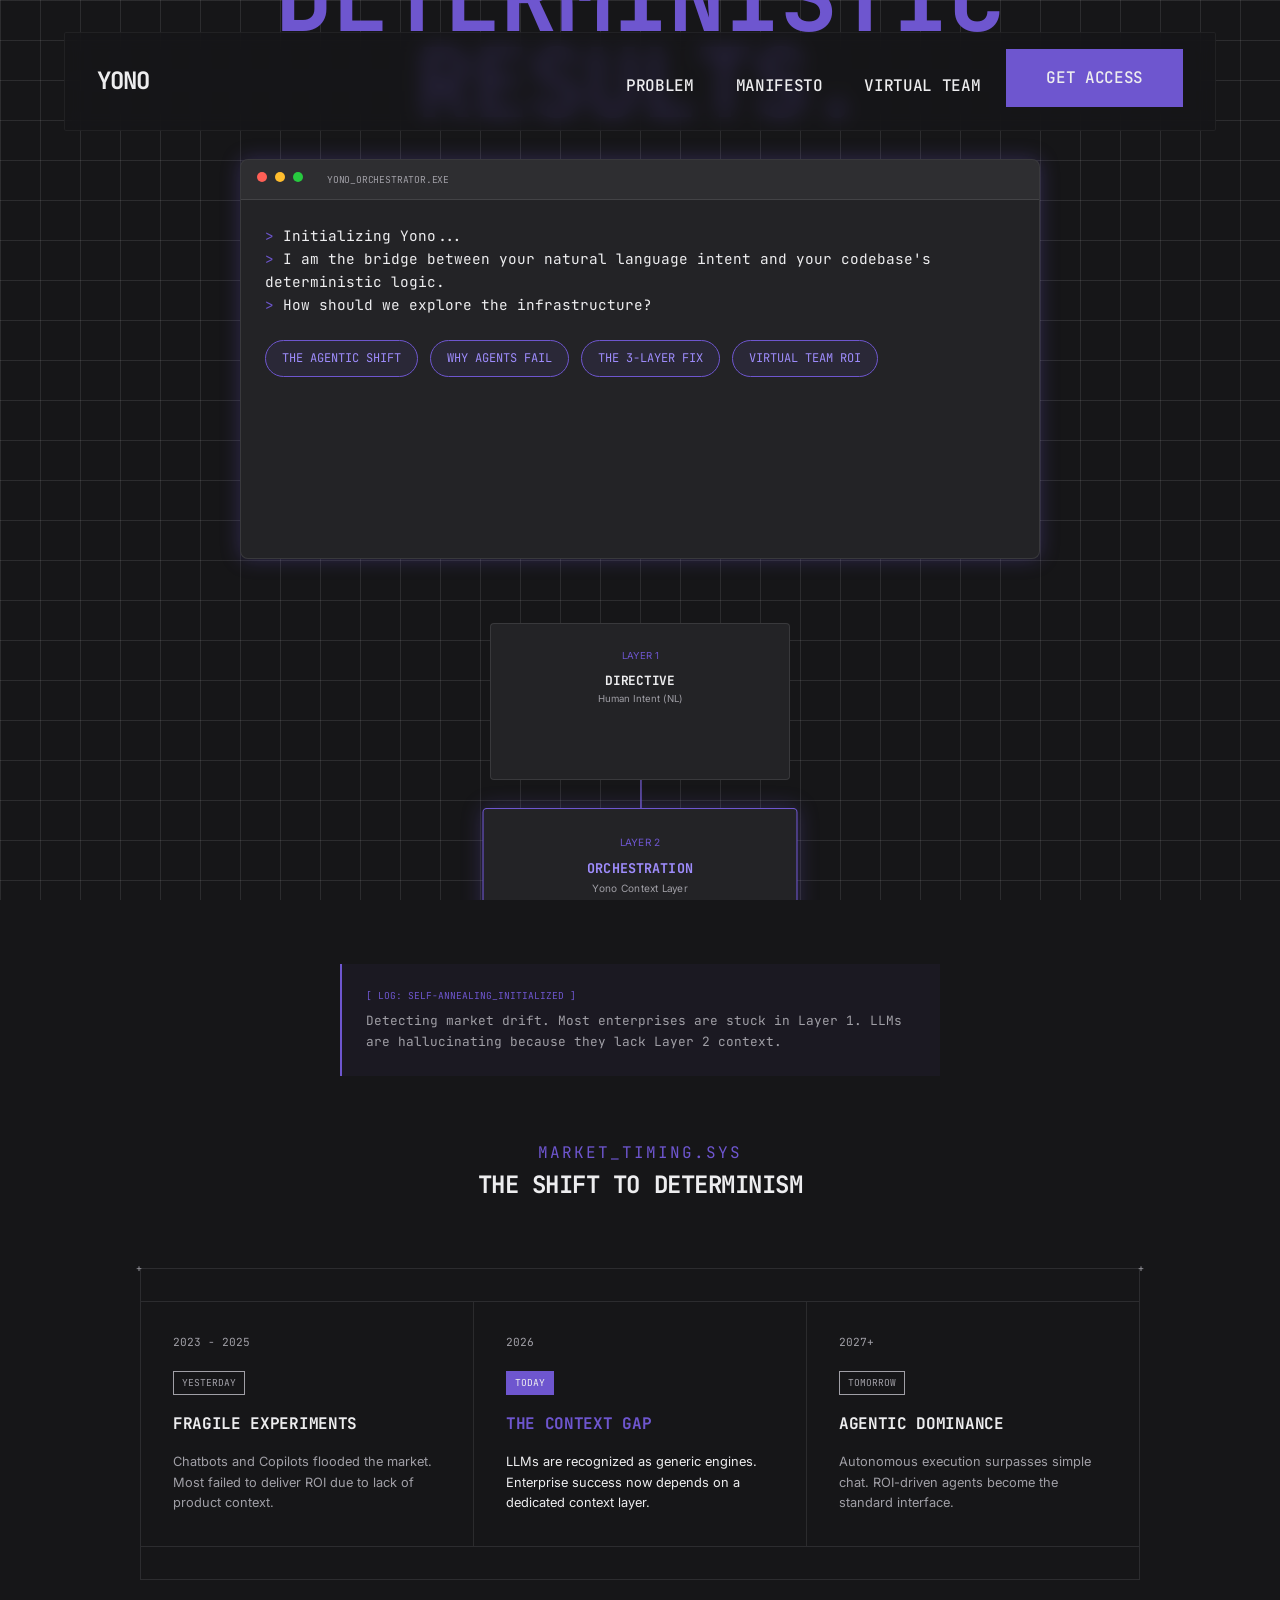
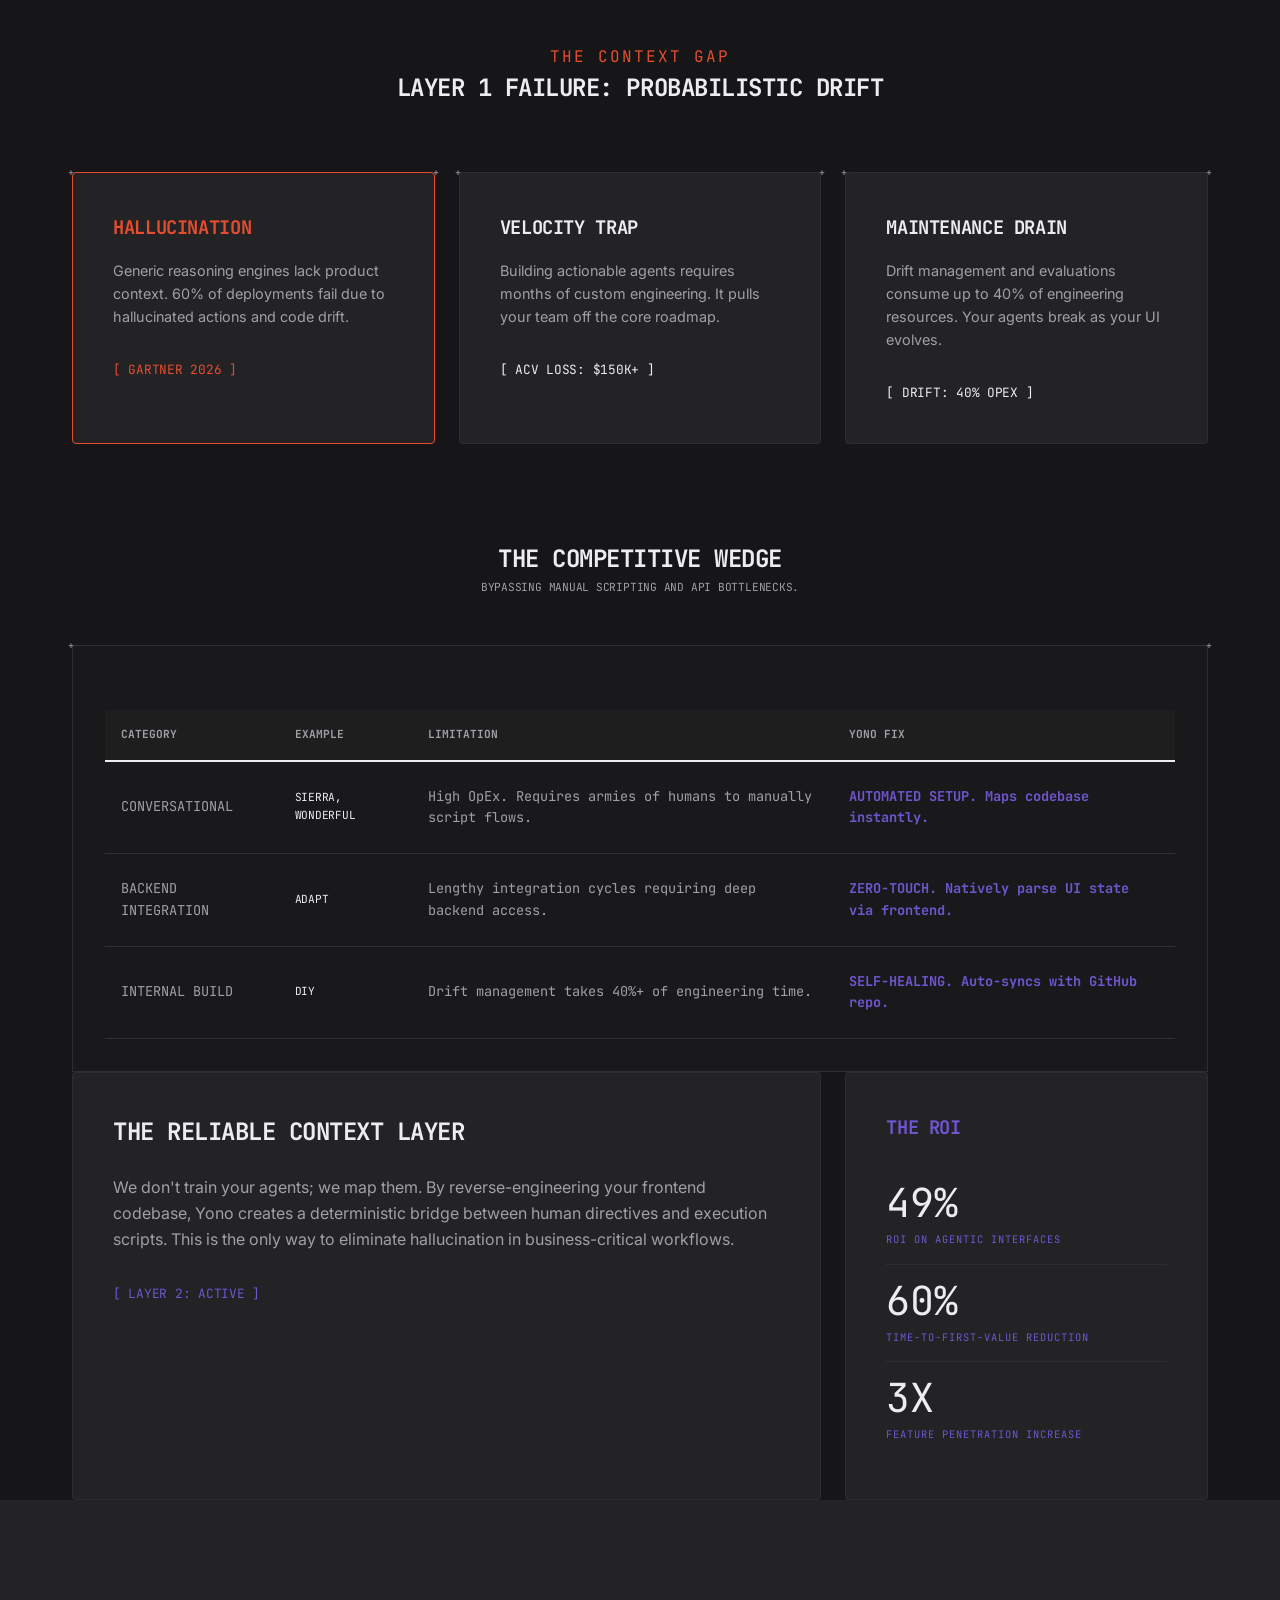
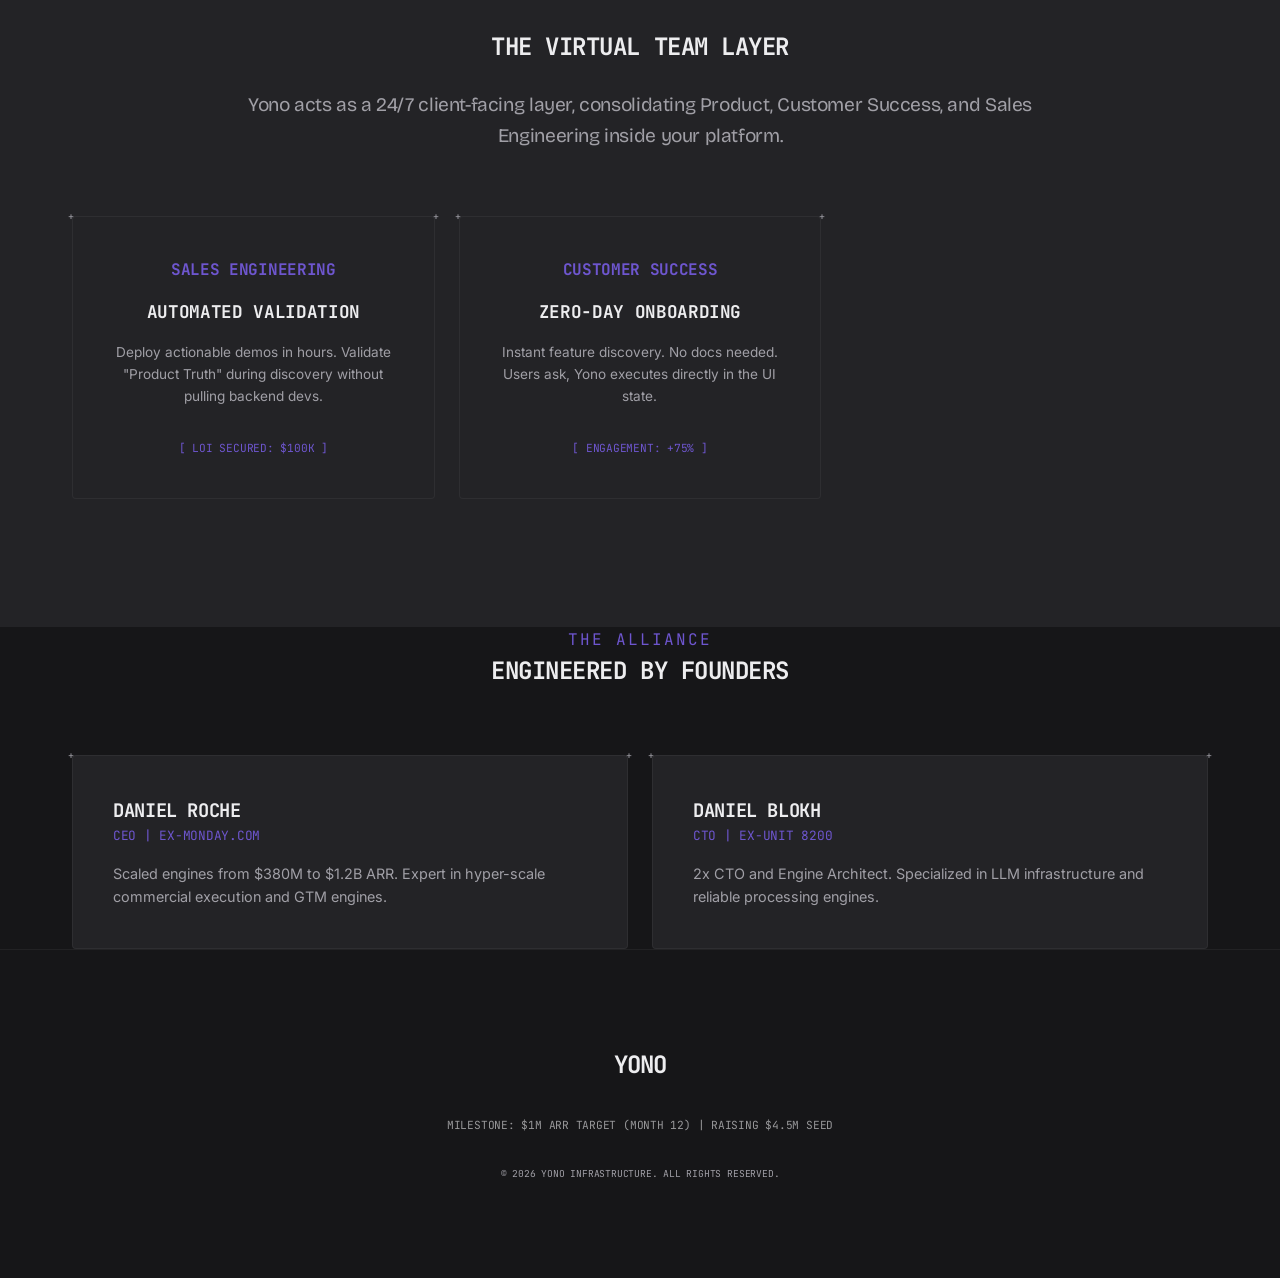
<file: YONO CMO/index.html>
<!DOCTYPE html>
<html lang="en">
<head>
    <meta charset="UTF-8">
    <meta name="viewport" content="width=device-width, initial-scale=1.0">
    <title>YONO | The Reliable Context Layer</title>
    <meta name="description" content="Yono transforms legacy UIs into reliable natural-language interfaces. Code is the only source of truth.">
    <link rel="stylesheet" href="index.css">
</head>
<body>

    <nav>
        <div class="logo">YONO</div>
        <div class="nav-links mono">
            <a href="#problem" class="btn btn-sm" style="padding: 0.5rem 1rem; border: none;">PROBLEM</a>
            <a href="#mission" class="btn btn-sm" style="padding: 0.5rem 1rem; border: none;">MANIFESTO</a>
            <a href="#infrastructure" class="btn btn-sm" style="padding: 0.5rem 1rem; border: none;">VIRTUAL TEAM</a>
            <a href="#contact" class="btn btn-primary">GET ACCESS</a>
        </div>
    </nav>

    <header class="hero scientific-grid">
        <div class="container">
            <p class="mono text-lavender" style="letter-spacing: 4px; font-size: 0.9rem; margin-bottom: 1rem;">THE RELIABLE CONTEXT LAYER</p>
            <h1>PROBABILISTIC INTENT.<br><span class="text-lavender">DETERMINISTIC RESULTS.</span></h1>
            
            <div class="chat-terminal" id="hero-terminal">
                <div class="terminal-header">
                    <div class="dot dot-red"></div>
                    <div class="dot dot-yellow"></div>
                    <div class="dot dot-green"></div>
                    <span class="mono" style="font-size: 0.6rem; color: var(--beskar-alloy); margin-left: 1rem;">yono_orchestrator.exe</span>
                </div>
                <div class="terminal-body" id="terminal-content">
                    <div class="agent-msg">
                        <span class="text-lavender">></span> Initializing Yono...<br>
                        <span class="text-lavender">></span> I am the bridge between your natural language intent and your codebase's deterministic logic.<br>
                        <span class="text-lavender">></span> How should we explore the infrastructure?
                    </div>
                    <div class="chip-container">
                        <div class="chip" onclick="scrollToSection('market')">THE AGENTIC SHIFT</div>
                        <div class="chip" onclick="scrollToSection('problem')">WHY AGENTS FAIL</div>
                        <div class="chip" onclick="scrollToSection('mission')">THE 3-LAYER FIX</div>
                        <div class="chip" onclick="scrollToSection('infrastructure')">VIRTUAL TEAM ROI</div>
                    </div>
                </div>
            </div>

            <div class="layer-viz">
                <div class="layer-box" id="layer-directive">
                    <span class="handoff-label">LAYER 1</span>
                    <h3 style="font-size: 0.8rem;">DIRECTIVE</h3>
                    <p style="font-size: 0.6rem; color: var(--beskar-alloy);">Human Intent (NL)</p>
                </div>
                <div class="layer-box active" id="layer-orchestration">
                    <span class="handoff-label">LAYER 2</span>
                    <h3 style="font-size: 0.8rem; color: var(--chaos-light);">ORCHESTRATION</h3>
                    <p style="font-size: 0.6rem; color: var(--beskar-alloy);">Yono Context Layer</p>
                </div>
                <div class="layer-box" id="layer-execution">
                    <span class="handoff-label">LAYER 3</span>
                    <h3 style="font-size: 0.8rem;">EXECUTION</h3>
                    <p style="font-size: 0.6rem; color: var(--beskar-alloy);">Deterministic Code</p>
                </div>
            </div>
        </div>
    </header>

    <div class="agent-handoff container">
        <span class="handoff-label">[ LOG: SELF-ANNEALING_INITIALIZED ]</span>
        Detecting market drift. Most enterprises are stuck in Layer 1. LLMs are hallucinating because they lack Layer 2 context. 
    </div>

    <section id="market" class="container">
        <div class="text-center" style="margin-bottom: 4rem;">
            <p class="mono text-lavender" style="letter-spacing: 2px;">MARKET_TIMING.SYS</p>
            <h2 class="text-steel">THE SHIFT TO DETERMINISM</h2>
        </div>
        <div class="timeline framed">
            <div class="timeline-row">
                <div class="timeline-item">
                    <span class="timeline-date">2023 - 2025</span>
                    <span class="timeline-status">YESTERDAY</span>
                    <h3 class="text-steel" style="font-size: 1rem; margin-bottom: 1rem;">FRAGILE EXPERIMENTS</h3>
                    <p style="font-size: 0.8rem; color: var(--beskar-alloy);">Chatbots and Copilots flooded the market. Most failed to deliver ROI due to lack of product context.</p>
                </div>
                <div class="timeline-item">
                    <span class="timeline-date">2026</span>
                    <span class="timeline-status active">TODAY</span>
                    <h3 class="text-lavender" style="font-size: 1rem; margin-bottom: 1rem;">THE CONTEXT GAP</h3>
                    <p style="font-size: 0.8rem; color: var(--beskar-steel);">LLMs are recognized as generic engines. Enterprise success now depends on a dedicated context layer.</p>
                </div>
                <div class="timeline-item">
                    <span class="timeline-date">2027+</span>
                    <span class="timeline-status">TOMORROW</span>
                    <h3 class="text-steel" style="font-size: 1rem; margin-bottom: 1rem;">AGENTIC DOMINANCE</h3>
                    <p style="font-size: 0.8rem; color: var(--beskar-alloy);">Autonomous execution surpasses simple chat. ROI-driven agents become the standard interface.</p>
                </div>
            </div>
        </div>
    </section>

    <section id="problem" class="container">
        <div class="text-center" style="margin-bottom: 4rem;">
            <p class="mono text-orange" style="letter-spacing: 2px;">THE CONTEXT GAP</p>
            <h2 class="text-steel">LAYER 1 FAILURE: PROBABILISTIC DRIFT</h2>
        </div>
        <div class="bento-grid">
            <div class="bento-card card-span-4 framed" style="border-color: var(--vaporware-orange);">
                <h3 class="text-orange">HALLUCINATION</h3>
                <p style="font-size: 0.9rem; margin-top: 1rem;">Generic reasoning engines lack product context. 60% of deployments fail due to hallucinated actions and code drift.</p>
                <div class="mono text-orange" style="margin-top: 2rem; font-size: 0.8rem;">[ GARTNER 2026 ]</div>
            </div>
            <div class="bento-card card-span-4 framed">
                <h3 class="text-steel">VELOCITY TRAP</h3>
                <p style="font-size: 0.9rem; margin-top: 1rem;">Building actionable agents requires months of custom engineering. It pulls your team off the core roadmap.</p>
                <div class="mono text-steel" style="margin-top: 2rem; font-size: 0.8rem;">[ ACV LOSS: $150K+ ]</div>
            </div>
            <div class="bento-card card-span-4 framed">
                <h3 class="text-steel">MAINTENANCE DRAIN</h3>
                <p style="font-size: 0.9rem; margin-top: 1rem;">Drift management and evaluations consume up to 40% of engineering resources. Your agents break as your UI evolves.</p>
                <div class="mono text-steel" style="margin-top: 2rem; font-size: 0.8rem;">[ DRIFT: 40% OPEX ]</div>
            </div>
        </div>

        <div style="margin-top: 6rem;">
            <div class="text-center" style="margin-bottom: 3rem;">
                <h2 class="text-steel" style="font-size: 1.5rem;">THE COMPETITIVE WEDGE</h2>
                <p class="mono" style="font-size: 0.7rem; color: var(--beskar-alloy);">Bypassing manual scripting and API bottlenecks.</p>
            </div>
            <div class="framed" style="padding: 2rem; background: rgba(255, 255, 255, 0.01);">
                <table class="comparison-table">
                    <thead>
                        <tr>
                            <th>CATEGORY</th>
                            <th>EXAMPLE</th>
                            <th>LIMITATION</th>
                            <th class="text-lavender">YONO FIX</th>
                        </tr>
                    </thead>
                    <tbody>
                        <tr>
                            <td>CONVERSATIONAL</td>
                            <td class="mono" style="font-size: 0.7rem;">SIERRA, WONDERFUL</td>
                            <td>High OpEx. Requires armies of humans to manually script flows.</td>
                            <td class="text-accent">AUTOMATED SETUP. Maps codebase instantly.</td>
                        </tr>
                        <tr>
                            <td>BACKEND INTEGRATION</td>
                            <td class="mono" style="font-size: 0.7rem;">ADAPT</td>
                            <td>Lengthy integration cycles requiring deep backend access.</td>
                            <td class="text-accent">ZERO-TOUCH. Natively parse UI state via frontend.</td>
                        </tr>
                        <tr>
                            <td>INTERNAL BUILD</td>
                            <td class="mono" style="font-size: 0.7rem;">DIY</td>
                            <td>Drift management takes 40%+ of engineering time.</td>
                            <td class="text-accent">SELF-HEALING. Auto-syncs with GitHub repo.</td>
                        </tr>
                    </tbody>
                </table>
            </div>
        </div>
    </section>

    <section id="mission" class="container">
        <div class="bento-grid">
            <div class="bento-card card-span-8">
                <h2 class="text-steel">THE RELIABLE CONTEXT LAYER</h2>
                <p style="margin-top: 1.5rem;">We don't train your agents; we map them. By reverse-engineering your frontend codebase, Yono creates a deterministic bridge between human directives and execution scripts. This is the only way to eliminate hallucination in business-critical workflows.</p>
                <div class="mono text-lavender" style="margin-top: 2rem; font-size: 0.8rem;">[ LAYER 2: ACTIVE ]</div>
            </div>
            <div class="bento-card card-span-4">
                <h3 class="text-lavender">THE ROI</h3>
                <div style="margin-top: 1.5rem;">
                    <div class="stat-item">
                        <span class="stat-number">49%</span>
                        <span class="stat-label">ROI ON AGENTIC INTERFACES</span>
                    </div>
                    <div class="stat-item">
                        <span class="stat-number">60%</span>
                        <span class="stat-label">TIME-TO-FIRST-VALUE REDUCTION</span>
                    </div>
                    <div class="stat-item">
                        <span class="stat-number">3X</span>
                        <span class="stat-label">FEATURE PENETRATION INCREASE</span>
                    </div>
                </div>
            </div>
        </div>
    </section>

    <section id="infrastructure" style="background: var(--grey-jedi);">
        <div class="container text-center">
            <h2 class="text-steel">THE VIRTUAL TEAM LAYER</h2>
            <p class="bricolage" style="max-width: 800px; margin: 1.5rem auto 4rem; font-size: 1.2rem;">Yono acts as a 24/7 client-facing layer, consolidating Product, Customer Success, and Sales Engineering inside your platform.</p>
            
            <div class="bento-grid">
                <div class="bento-card card-span-4 framed">
                    <h4 class="mono text-lavender" style="margin-bottom: 1rem;">SALES ENGINEERING</h4>
                    <h3 class="text-steel" style="font-size: 1.1rem;">AUTOMATED VALIDATION</h3>
                    <p style="font-size: 0.85rem; margin-top: 1rem;">Deploy actionable demos in hours. Validate "Product Truth" during discovery without pulling backend devs.</p>
                    <div class="mono text-lavender" style="margin-top: 2rem; font-size: 0.7rem;">[ LOI SECURED: $100K ]</div>
                </div>
                <div class="bento-card card-span-4 framed">
                    <h4 class="mono text-lavender" style="margin-bottom: 1rem;">CUSTOMER SUCCESS</h4>
                    <h3 class="text-steel" style="font-size: 1.1rem;">ZERO-DAY ONBOARDING</h3>
                    <p style="font-size: 0.85rem; margin-top: 1rem;">Instant feature discovery. No docs needed. Users ask, Yono executes directly in the UI state.</p>
                    <div class="mono text-lavender" style="margin-top: 2rem; font-size: 0.7rem;">[ ENGAGEMENT: +75% ]</div>
                </div>
                <div class="bento-card card-span-4 framed">
                    <h4 class="mono text-lavender" style="margin-bottom: 1rem;">PRODUCT OPS</h4>
                    <h3 class="text-steel" style="font-size: 1.1rem;">SELF-HEALING INFRA</h3>
                    <p style="font-size: 0.85rem; margin-top: 1rem;">Auto-syncs with your codebase. Bypass the enterprise IT bottleneck and maintenance drain entirely.</p>
                    <div class="mono text-lavender" style="margin-top: 2rem; font-size: 0.7rem;">[ SYNC: REAL-TIME ]</div>
                </div>
            </div>
        </div>
    </section>

    <section id="team" class="container">
        <div class="text-center" style="margin-bottom: 4rem;">
            <p class="mono text-lavender" style="letter-spacing: 2px;">THE ALLIANCE</p>
            <h2 class="text-steel">ENGINEERED BY FOUNDERS</h2>
        </div>
        <div class="bento-grid">
            <div class="bento-card card-span-6 framed">
                <h3 class="text-steel">DANIEL ROCHE</h3>
                <p class="mono text-lavender" style="font-size: 0.8rem; margin-bottom: 1rem;">CEO | EX-MONDAY.COM</p>
                <p style="font-size: 0.9rem;">Scaled engines from $380M to $1.2B ARR. Expert in hyper-scale commercial execution and GTM engines.</p>
            </div>
            <div class="bento-card card-span-6 framed">
                <h3 class="text-steel">DANIEL BLOKH</h3>
                <p class="mono text-lavender" style="font-size: 0.8rem; margin-bottom: 1rem;">CTO | EX-UNIT 8200</p>
                <p style="font-size: 0.9rem;">2x CTO and Engine Architect. Specialized in LLM infrastructure and reliable processing engines.</p>
            </div>
        </div>
    </section>

    <div id="yono-widget" class="yono-widget framed">
        <div class="mono" style="font-size: 0.6rem; color: var(--chaos-lavender);">[ ORCHESTRATOR_ONLINE ]</div>
        <div id="widget-msg" style="font-size: 0.75rem; margin-top: 0.5rem; color: var(--beskar-steel);">
            Monitoring Layer 2 stability...
        </div>
    </div>

    <footer style="padding: 6rem 0; border-top: 1px solid rgba(255, 255, 255, 0.05); background: var(--bg-black);">
        <div class="container text-center">
            <div class="logo" style="margin-bottom: 2rem;">YONO</div>
            <div class="mono" style="margin-bottom: 2rem; font-size: 0.7rem; color: var(--beskar-steel); opacity: 0.6;">
                MILESTONE: $1M ARR TARGET (MONTH 12) | RAISING $4.5M SEED
            </div>
            <p class="mono" style="font-size: 0.6rem; color: var(--beskar-alloy);">© 2026 YONO INFRASTRUCTURE. ALL RIGHTS RESERVED.</p>
        </div>
    </footer>

    <script>
        function scrollToSection(id) {
            document.getElementById(id).scrollIntoView({ behavior: 'smooth' });
        }

        // Layer Viz Animation on Scroll
        window.addEventListener('scroll', () => {
            const scrollPos = window.scrollY;
            const widget = document.getElementById('yono-widget');
            const widgetMsg = document.getElementById('widget-msg');

            if (scrollPos > 300) {
                widget.classList.add('visible');
            } else {
                widget.classList.remove('visible');
            }

            // Contextual widget messages
            if (scrollPos > 1500) {
                widgetMsg.innerText = "Analyzing ROI metrics. Velocity confirmed.";
            } else if (scrollPos > 800) {
                widgetMsg.innerText = "Mapping Layer 2 to deterministic scripts...";
            } else {
                widgetMsg.innerText = "Monitoring Layer 2 stability...";
            }

            const layers = ['layer-directive', 'layer-orchestration', 'layer-execution'];
            const sectionPos = document.getElementById('mission').offsetTop;

            if (scrollPos > sectionPos - 300) {
                document.getElementById('layer-execution').classList.add('active');
                document.getElementById('layer-orchestration').classList.remove('active');
            } else {
                document.getElementById('layer-execution').classList.remove('active');
                document.getElementById('layer-orchestration').classList.add('active');
            }
        });

        // Staggered Reveal Animation
        const cards = document.querySelectorAll('.bento-card');
        const observer = new IntersectionObserver((entries) => {
            entries.forEach((entry, index) => {
                if (entry.isIntersecting) {
                    setTimeout(() => {
                        entry.target.style.opacity = 1;
                        entry.target.style.transform = 'translateY(0)';
                    }, index * 100);
                }
            });
        }, { threshold: 0.1 });

        cards.forEach(card => {
            card.style.opacity = 0;
            card.style.transform = 'translateY(20px)';
            card.style.transition = 'all 0.6s cubic-bezier(0.23, 1, 0.32, 1)';
            observer.observe(card);
        });
    </script>
</body>
</html>
</file>
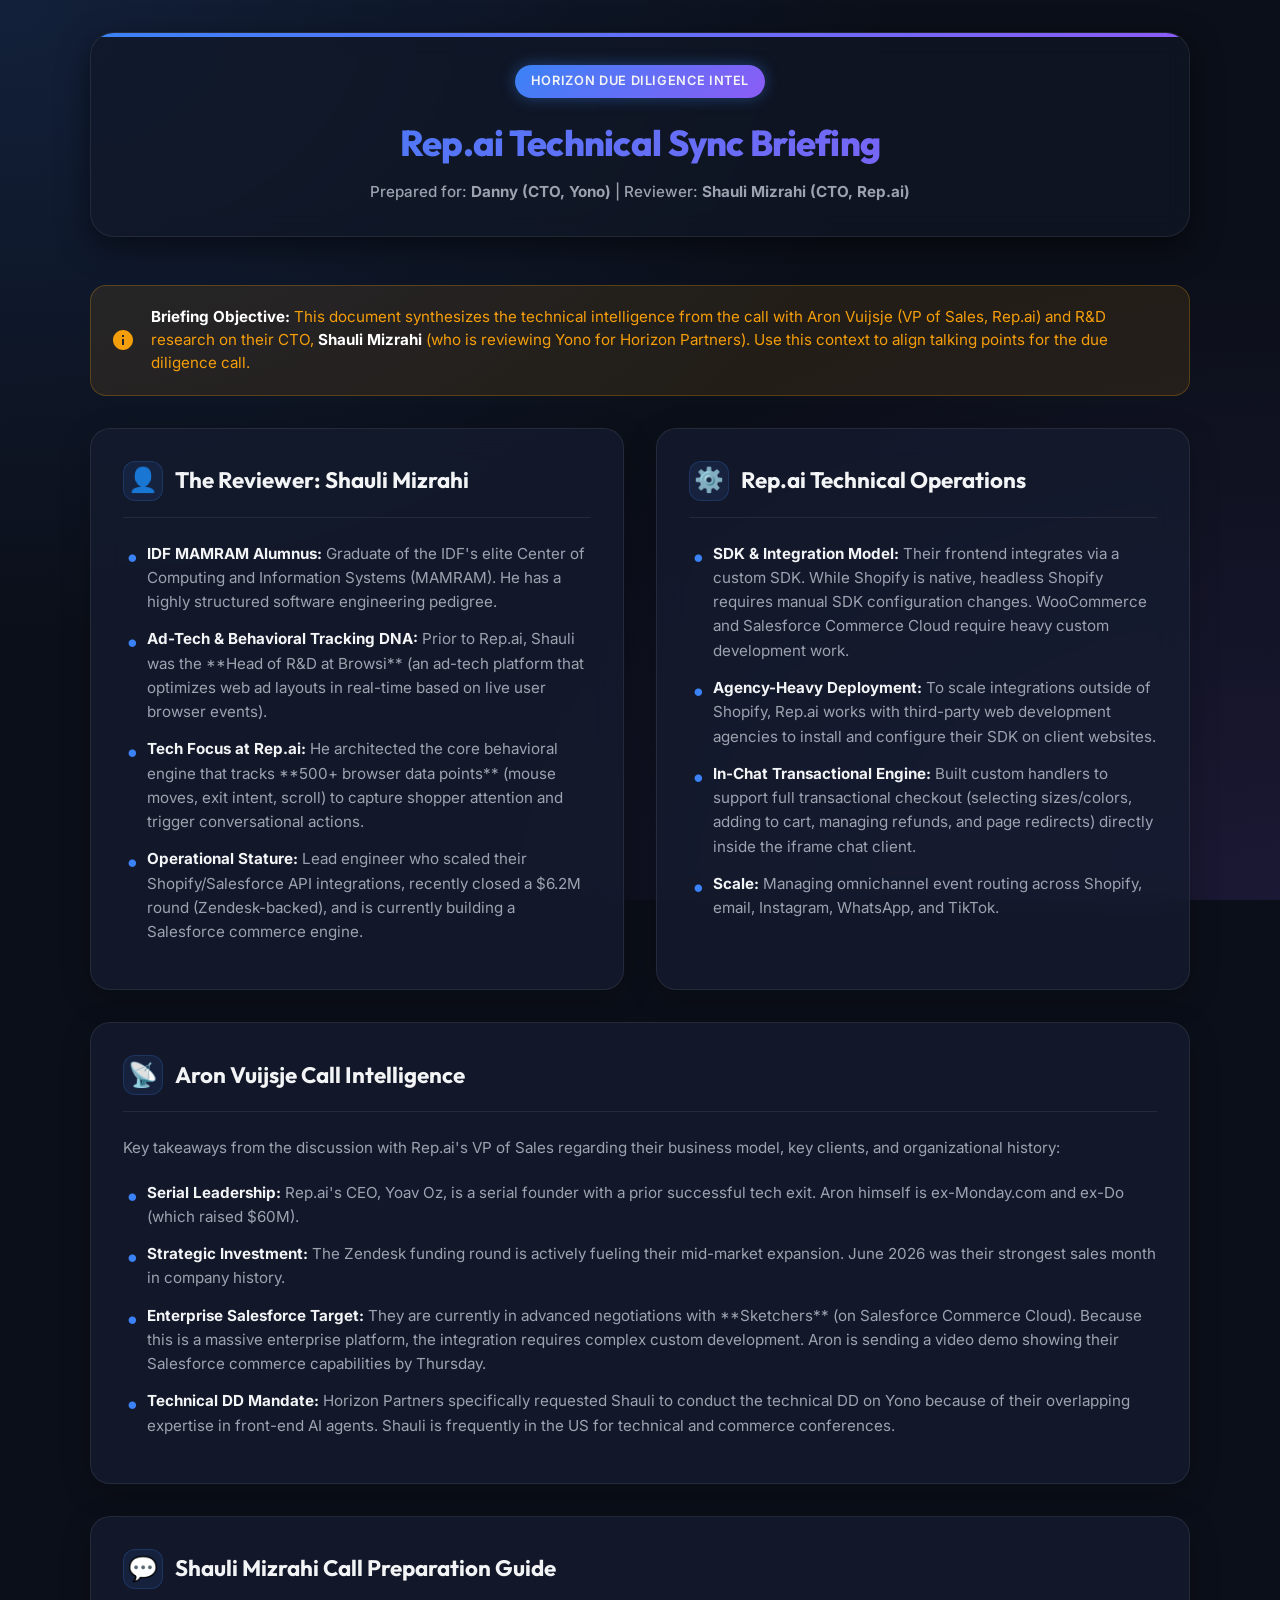
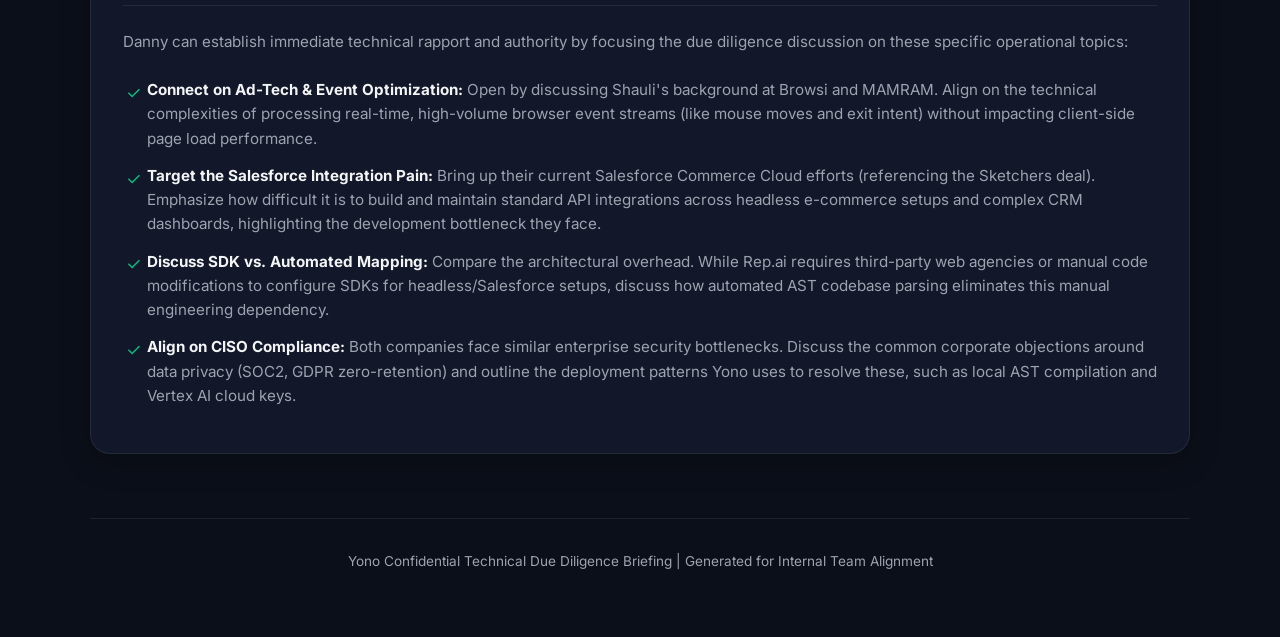
<file: cto_dd_prep.html>
<!DOCTYPE html>
<html lang="en">
<head>
    <meta charset="UTF-8">
    <meta name="viewport" content="width=device-width, initial-scale=1.0">
    <title>Yono / Rep.ai — Technical Due Diligence Intel</title>
    <!-- Google Fonts -->
    <link rel="preconnect" href="https://fonts.googleapis.com">
    <link rel="preconnect" href="https://fonts.gstatic.com" crossorigin>
    <link href="https://fonts.googleapis.com/css2?family=Inter:wght@300;400;500;600;700;800&family=Outfit:wght@400;500;600;700;800&display=swap" rel="stylesheet">
    <style>
        :root {
            --bg-color: #0b0f19;
            --card-bg: rgba(22, 29, 49, 0.7);
            --border-color: rgba(255, 255, 255, 0.08);
            --text-primary: #f3f4f6;
            --text-secondary: #9ca3af;
            --accent-gradient: linear-gradient(135deg, #3b82f6 0%, #8b5cf6 100%);
            --accent-color: #3b82f6;
            --accent-bright: #8b5cf6;
            --success-color: #10b981;
            --warning-color: #f59e0b;
            --danger-color: #ef4444;
            --font-display: 'Outfit', sans-serif;
            --font-body: 'Inter', sans-serif;
        }

        * {
            box-sizing: border-box;
            margin: 0;
            padding: 0;
        }

        body {
            background-color: var(--bg-color);
            background-image: 
                radial-gradient(at 0% 0%, rgba(59, 130, 246, 0.15) 0px, transparent 50%),
                radial-gradient(at 100% 100%, rgba(139, 92, 246, 0.12) 0px, transparent 50%);
            background-attachment: fixed;
            color: var(--text-primary);
            font-family: var(--font-body);
            line-height: 1.6;
            padding: 2rem 1rem;
            min-height: 100vh;
        }

        .container {
            max-width: 1100px;
            margin: 0 auto;
        }

        /* Header styling */
        header {
            text-align: center;
            margin-bottom: 3rem;
            padding: 2rem;
            background: rgba(17, 24, 39, 0.6);
            border-radius: 24px;
            border: 1px solid var(--border-color);
            backdrop-filter: blur(12px);
            box-shadow: 0 10px 30px rgba(0, 0, 0, 0.5);
            position: relative;
            overflow: hidden;
        }

        header::before {
            content: '';
            position: absolute;
            top: 0;
            left: 0;
            width: 100%;
            height: 4px;
            background: var(--accent-gradient);
        }

        .badge {
            background: var(--accent-gradient);
            padding: 0.4rem 1rem;
            border-radius: 100px;
            font-size: 0.8rem;
            font-weight: 600;
            text-transform: uppercase;
            letter-spacing: 0.05em;
            display: inline-block;
            margin-bottom: 1rem;
            box-shadow: 0 0 15px rgba(59, 130, 246, 0.4);
        }

        h1 {
            font-family: var(--font-display);
            font-size: 2.25rem;
            font-weight: 800;
            margin-bottom: 0.5rem;
            letter-spacing: -0.02em;
            background: var(--accent-gradient);
            -webkit-background-clip: text;
            -webkit-text-fill-color: transparent;
        }

        .meta-text {
            color: var(--text-secondary);
            font-size: 0.95rem;
            font-weight: 500;
        }

        /* Grid Layout */
        .grid {
            display: grid;
            grid-template-columns: 1fr;
            gap: 2rem;
            margin-bottom: 2rem;
        }

        @media (min-width: 768px) {
            .grid-2 {
                grid-template-columns: 1fr 1fr;
            }
        }

        /* Card components */
        .card {
            background: var(--card-bg);
            border: 1px solid var(--border-color);
            border-radius: 20px;
            padding: 2rem;
            backdrop-filter: blur(16px);
            transition: all 0.3s cubic-bezier(0.4, 0, 0.2, 1);
            position: relative;
            overflow: hidden;
            box-shadow: 0 8px 32px rgba(0, 0, 0, 0.2);
        }

        .card:hover {
            transform: translateY(-5px);
            border-color: rgba(59, 130, 246, 0.3);
            box-shadow: 0 12px 40px rgba(59, 130, 246, 0.1);
        }

        .card-header {
            display: flex;
            align-items: center;
            gap: 0.75rem;
            margin-bottom: 1.5rem;
            border-bottom: 1px solid var(--border-color);
            padding-bottom: 1rem;
        }

        .card-icon {
            font-size: 1.5rem;
            background: rgba(59, 130, 246, 0.1);
            color: var(--accent-bright);
            width: 40px;
            height: 40px;
            display: flex;
            align-items: center;
            justify-content: center;
            border-radius: 12px;
            border: 1px solid rgba(59, 130, 246, 0.2);
        }

        h2 {
            font-family: var(--font-display);
            font-size: 1.4rem;
            font-weight: 700;
            color: var(--text-primary);
        }

        /* Lists and bullets */
        ul {
            list-style: none;
        }

        li {
            position: relative;
            padding-left: 1.5rem;
            margin-bottom: 0.8rem;
            font-size: 0.95rem;
            color: var(--text-secondary);
        }

        li strong {
            color: var(--text-primary);
        }

        li::before {
            content: '•';
            color: var(--accent-color);
            font-size: 1.5rem;
            position: absolute;
            left: 0.2rem;
            top: -0.25rem;
        }

        li.alert::before {
            content: '⚡';
            font-size: 1rem;
            top: 0.1rem;
        }

        li.check::before {
            content: '✓';
            color: var(--success-color);
            font-size: 1.1rem;
            top: 0.05rem;
        }

        .highlight-box {
            background: rgba(59, 130, 246, 0.08);
            border-left: 4px solid var(--accent-color);
            padding: 1rem 1.25rem;
            border-radius: 0 12px 12px 0;
            margin: 1rem 0;
            font-size: 0.925rem;
        }

        .highlight-box strong {
            color: var(--text-primary);
        }

        .alert-box {
            background: rgba(245, 158, 11, 0.1);
            border: 1px solid rgba(245, 158, 11, 0.25);
            padding: 1.25rem;
            border-radius: 16px;
            color: var(--warning-color);
            margin-bottom: 2rem;
            display: flex;
            gap: 1rem;
            align-items: center;
        }

        .alert-box svg {
            flex-shrink: 0;
            width: 24px;
            height: 24px;
            fill: currentColor;
        }

        .alert-box p {
            font-size: 0.95rem;
            line-height: 1.5;
        }

        .alert-box p strong {
            color: #fff;
        }

        footer {
            text-align: center;
            margin-top: 4rem;
            padding: 2rem 0;
            color: var(--text-secondary);
            font-size: 0.85rem;
            border-top: 1px solid var(--border-color);
        }
    </style>
</head>
<body>
    <div class="container">
        <!-- Header -->
        <header>
            <span class="badge">Horizon Due Diligence Intel</span>
            <h1>Rep.ai Technical Sync Briefing</h1>
            <p class="meta-text">Prepared for: <strong>Danny (CTO, Yono)</strong> | Reviewer: <strong>Shauli Mizrahi (CTO, Rep.ai)</strong></p>
        </header>

        <!-- Context Banner -->
        <div class="alert-box">
            <svg viewBox="0 0 24 24">
                <path d="M12 2C6.48 2 2 6.48 2 12s4.48 10 10 10 10-4.48 10-10S17.52 2 12 2zm1 15h-2v-6h2v6zm0-8h-2V7h2v2z"/>
            </svg>
            <p>
                <strong>Briefing Objective:</strong> This document synthesizes the technical intelligence from the call with Aron Vuijsje (VP of Sales, Rep.ai) and R&D research on their CTO, <strong>Shauli Mizrahi</strong> (who is reviewing Yono for Horizon Partners). Use this context to align talking points for the due diligence call.
            </p>
        </div>

        <!-- Row 1: Shauli Mizrahi's Technical DNA -->
        <div class="grid grid-2">
            <!-- Shauli's Background -->
            <div class="card">
                <div class="card-header">
                    <div class="card-icon">👤</div>
                    <h2>The Reviewer: Shauli Mizrahi</h2>
                </div>
                <ul>
                    <li><strong>IDF MAMRAM Alumnus:</strong> Graduate of the IDF's elite Center of Computing and Information Systems (MAMRAM). He has a highly structured software engineering pedigree.</li>
                    <li><strong>Ad-Tech & Behavioral Tracking DNA:</strong> Prior to Rep.ai, Shauli was the **Head of R&D at Browsi** (an ad-tech platform that optimizes web ad layouts in real-time based on live user browser events).</li>
                    <li><strong>Tech Focus at Rep.ai:</strong> He architected the core behavioral engine that tracks **500+ browser data points** (mouse moves, exit intent, scroll) to capture shopper attention and trigger conversational actions.</li>
                    <li><strong>Operational Stature:</strong> Lead engineer who scaled their Shopify/Salesforce API integrations, recently closed a $6.2M round (Zendesk-backed), and is currently building a Salesforce commerce engine.</li>
                </ul>
            </div>

            <!-- Rep.ai Operations & Architecture -->
            <div class="card">
                <div class="card-header">
                    <div class="card-icon">⚙️</div>
                    <h2>Rep.ai Technical Operations</h2>
                </div>
                <ul>
                    <li><strong>SDK & Integration Model:</strong> Their frontend integrates via a custom SDK. While Shopify is native, headless Shopify requires manual SDK configuration changes. WooCommerce and Salesforce Commerce Cloud require heavy custom development work.</li>
                    <li><strong>Agency-Heavy Deployment:</strong> To scale integrations outside of Shopify, Rep.ai works with third-party web development agencies to install and configure their SDK on client websites.</li>
                    <li><strong>In-Chat Transactional Engine:</strong> Built custom handlers to support full transactional checkout (selecting sizes/colors, adding to cart, managing refunds, and page redirects) directly inside the iframe chat client.</li>
                    <li><strong>Scale:</strong> Managing omnichannel event routing across Shopify, email, Instagram, WhatsApp, and TikTok.</li>
                </ul>
            </div>
        </div>

        <!-- Row 2: Deep Intel from the Aron Vuijsje Sync -->
        <div class="card" style="margin-bottom: 2rem;">
            <div class="card-header">
                <div class="card-icon">📡</div>
                <h2>Aron Vuijsje Call Intelligence</h2>
            </div>
            <p style="color: var(--text-secondary); font-size: 0.95rem; margin-bottom: 1.25rem;">
                Key takeaways from the discussion with Rep.ai's VP of Sales regarding their business model, key clients, and organizational history:
            </p>
            <ul>
                <li><strong>Serial Leadership:</strong> Rep.ai's CEO, Yoav Oz, is a serial founder with a prior successful tech exit. Aron himself is ex-Monday.com and ex-Do (which raised $60M).</li>
                <li><strong>Strategic Investment:</strong> The Zendesk funding round is actively fueling their mid-market expansion. June 2026 was their strongest sales month in company history.</li>
                <li><strong>Enterprise Salesforce Target:</strong> They are currently in advanced negotiations with **Sketchers** (on Salesforce Commerce Cloud). Because this is a massive enterprise platform, the integration requires complex custom development. Aron is sending a video demo showing their Salesforce commerce capabilities by Thursday.</li>
                <li><strong>Technical DD Mandate:</strong> Horizon Partners specifically requested Shauli to conduct the technical DD on Yono because of their overlapping expertise in front-end AI agents. Shauli is frequently in the US for technical and commerce conferences.</li>
            </ul>
        </div>

        <!-- Row 3: Talk Tracks for Danny (Yono CTO) -->
        <div class="card">
            <div class="card-header">
                <div class="card-icon">💬</div>
                <h2>Shauli Mizrahi Call Preparation Guide</h2>
            </div>
            <p style="color: var(--text-secondary); font-size: 0.95rem; margin-bottom: 1.5rem;">
                Danny can establish immediate technical rapport and authority by focusing the due diligence discussion on these specific operational topics:
            </p>
            <ul>
                <li class="check"><strong>Connect on Ad-Tech & Event Optimization:</strong> Open by discussing Shauli's background at Browsi and MAMRAM. Align on the technical complexities of processing real-time, high-volume browser event streams (like mouse moves and exit intent) without impacting client-side page load performance.</li>
                <li class="check"><strong>Target the Salesforce Integration Pain:</strong> Bring up their current Salesforce Commerce Cloud efforts (referencing the Sketchers deal). Emphasize how difficult it is to build and maintain standard API integrations across headless e-commerce setups and complex CRM dashboards, highlighting the development bottleneck they face.</li>
                <li class="check"><strong>Discuss SDK vs. Automated Mapping:</strong> Compare the architectural overhead. While Rep.ai requires third-party web agencies or manual code modifications to configure SDKs for headless/Salesforce setups, discuss how automated AST codebase parsing eliminates this manual engineering dependency.</li>
                <li class="check"><strong>Align on CISO Compliance:</strong> Both companies face similar enterprise security bottlenecks. Discuss the common corporate objections around data privacy (SOC2, GDPR zero-retention) and outline the deployment patterns Yono uses to resolve these, such as local AST compilation and Vertex AI cloud keys.</li>
            </ul>
        </div>

        <!-- Footer -->
        <footer>
            <p>Yono Confidential Technical Due Diligence Briefing | Generated for Internal Team Alignment</p>
        </footer>
    </div>
</body>
</html>
</file>
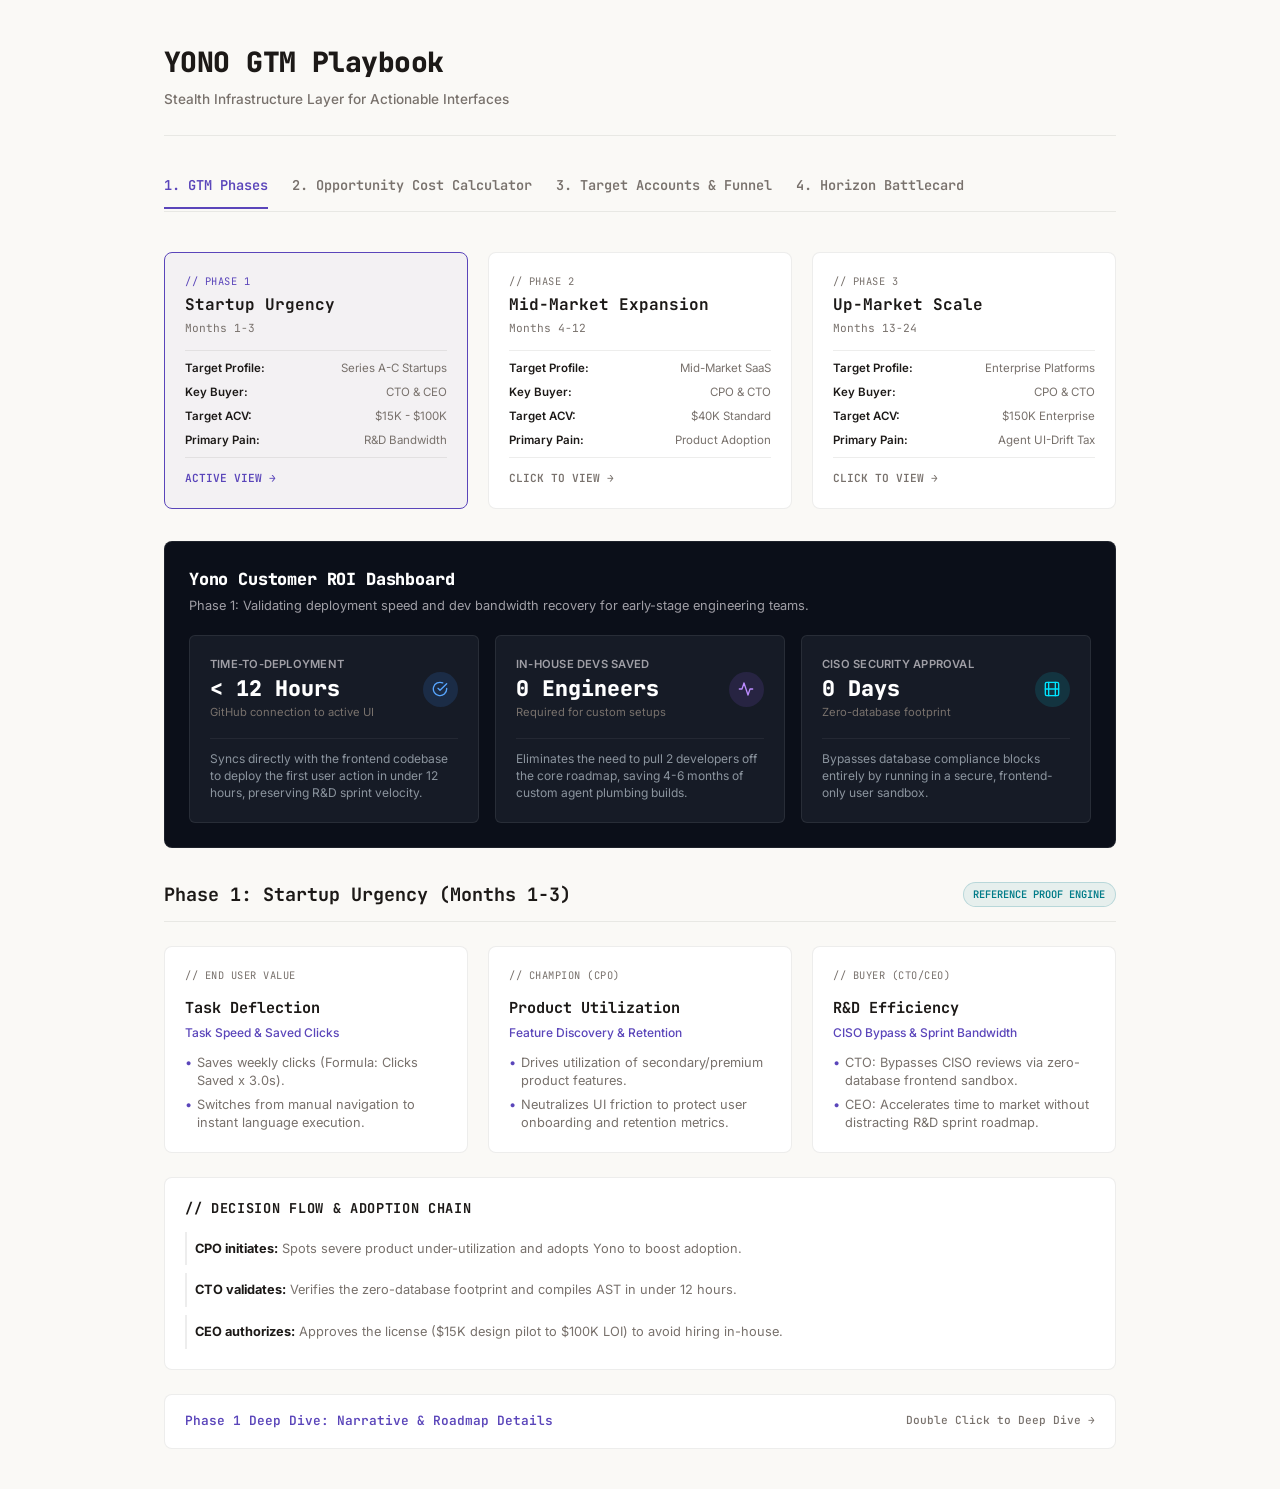
<file: Horizon_Capital_GTM_Briefing.html>
<!DOCTYPE html>
<html lang="en">
<head>
    <meta charset="UTF-8">
    <meta name="viewport" content="width=device-width, initial-scale=1.0">
    <title>YONO GTM Playbook</title>
    
    <!-- Google Fonts -->
    <link rel="preconnect" href="https://fonts.googleapis.com">
    <link rel="preconnect" href="https://fonts.gstatic.com" crossorigin>
    <link href="https://fonts.googleapis.com/css2?family=Inter:wght@400;500;600;700&family=JetBrains+Mono:wght@400;500;600;700;800&display=swap" rel="stylesheet">

    <style>
        /* CSS Variables - Yono Premium Alabaster Light Theme */
        :root {
            --color-bg: #FAF9F6; /* Premium Alabaster neutral base */
            --color-card: #FFFFFF; /* Clean white containers */
            --color-card-active: rgba(90, 69, 186, 0.04); /* Light purple tint */
            --color-text-primary: #1C1917; /* Rich stone black ink */
            --color-text-secondary: #78716C; /* Stone gray muted text */
            --color-accent: #5A45BA; /* Desaturated premium purple */
            --color-accent-hover: #7C65E8;
            --color-success: #007B88; /* Deep teal for product truth success */
            --color-warning: #C23B22; /* Crimson red warning/error */
            --color-border: rgba(28, 25, 23, 0.08); /* Subtle stone border */
            --color-border-active: rgba(90, 69, 186, 0.3);
            
            --font-sans: 'Inter', sans-serif;
            --font-mono: 'JetBrains Mono', monospace;
        }

        /* Reset & Base Styles */
        * {
            box-sizing: border-box;
            margin: 0;
            padding: 0;
        }

        body {
            background-color: var(--color-bg);
            color: var(--color-text-primary);
            font-family: var(--font-sans);
            line-height: 1.6;
            -webkit-font-smoothing: antialiased;
        }

        /* Layout Grid */
        .doc-container {
            max-width: 1000px;
            width: 100%;
            margin: 0 auto;
            padding: 2.5rem 1.5rem;
            display: flex;
            flex-direction: column;
            gap: 2.5rem;
        }

        /* Header block */
        header {
            border-bottom: 1px solid var(--color-border);
            padding-bottom: 1.5rem;
            display: flex;
            flex-direction: column;
            gap: 0.5rem;
        }

        .header-top {
            display: flex;
            justify-content: space-between;
            align-items: flex-end;
            flex-wrap: wrap;
            gap: 1rem;
        }

        .header-title-block {
            display: flex;
            flex-direction: column;
            gap: 0.25rem;
        }

        .header-title {
            font-family: var(--font-mono);
            font-size: 1.75rem;
            font-weight: 800;
            color: var(--color-text-primary);
            letter-spacing: -0.02em;
        }

        .header-subtitle {
            font-family: var(--font-sans);
            font-size: 0.85rem;
            color: var(--color-text-secondary);
            font-weight: 500;
        }

        /* Introductory Section Text */
        .section-intro {
            font-size: 0.95rem;
            color: var(--color-text-secondary);
            font-family: var(--font-sans);
            max-width: 850px;
            line-height: 1.6;
            margin-bottom: 0.5rem;
        }

        /* Metrics Dashboard styles (Midnight dark-theme container) */
        .metrics-dashboard {
            background-color: #0B0F19;
            border: 1px solid rgba(255, 255, 255, 0.08);
            border-radius: 8px;
            padding: 1.5rem;
            display: flex;
            flex-direction: column;
            gap: 1.25rem;
            color: #FFFFFF;
        }

        .dashboard-header {
            display: flex;
            justify-content: space-between;
            align-items: flex-start;
            flex-wrap: wrap;
            gap: 1rem;
        }

        .dashboard-title-block {
            display: flex;
            flex-direction: column;
            gap: 0.25rem;
        }

        .dashboard-title {
            font-family: var(--font-mono);
            font-size: 1.05rem;
            font-weight: 800;
            color: #FFFFFF;
            letter-spacing: -0.01em;
        }

        .dashboard-subtitle {
            font-size: 0.8rem;
            color: #A09FA6;
            line-height: 1.4;
        }

        /* Metrics Cards Grid */
        .metrics-grid {
            display: grid;
            grid-template-columns: repeat(3, 1fr);
            gap: 1rem;
        }

        @media (max-width: 768px) {
            .metrics-grid {
                grid-template-columns: 1fr;
            }
        }

        .metric-card {
            background-color: #161B26;
            border: 1px solid rgba(255, 255, 255, 0.08);
            border-radius: 6px;
            padding: 1.25rem;
            display: flex;
            flex-direction: column;
            gap: 0.75rem;
            transition: border-color 0.15s ease;
        }

        .metric-card-top {
            display: flex;
            justify-content: space-between;
            align-items: center;
        }

        .metric-card-left {
            display: flex;
            flex-direction: column;
            gap: 0.15rem;
        }

        .metric-label {
            font-size: 0.7rem;
            color: #A09FA6;
            font-weight: 600;
            text-transform: uppercase;
            letter-spacing: 0.02em;
        }

        .metric-value {
            font-family: var(--font-mono);
            font-size: 1.35rem;
            font-weight: 800;
            color: #FFFFFF;
            line-height: 1.2;
        }

        .metric-subtext {
            font-size: 0.7rem;
            color: #78716C;
        }

        .metric-icon-wrapper {
            width: 2.2rem;
            height: 2.2rem;
            border-radius: 50%;
            display: flex;
            align-items: center;
            justify-content: center;
        }

        .metric-icon-wrapper.blue {
            background-color: rgba(56, 139, 253, 0.15);
            color: #58a6ff;
        }

        .metric-icon-wrapper.purple {
            background-color: rgba(137, 87, 229, 0.15);
            color: #bc8cff;
        }

        .metric-icon-wrapper.teal {
            background-color: rgba(0, 229, 255, 0.12);
            color: #00E5FF;
        }

        .metric-card-details {
            font-size: 0.75rem;
            color: #8B949E;
            line-height: 1.4;
            border-top: 1px solid rgba(255, 255, 255, 0.06);
            padding-top: 0.75rem;
            margin-top: 0.25rem;
        }

        /* Navigation Tabs */
        .tab-nav {
            display: flex;
            gap: 1.5rem;
            border-bottom: 1px solid var(--color-border);
            padding-bottom: 0.1rem;
            overflow-x: auto;
        }

        .tab-btn {
            background: none;
            border: none;
            color: var(--color-text-secondary);
            font-family: var(--font-mono);
            font-size: 0.85rem;
            font-weight: 600;
            padding-bottom: 0.85rem;
            border-bottom: 2px solid transparent;
            cursor: pointer;
            white-space: nowrap;
            transition: all 0.15s ease;
        }

        .tab-btn:hover {
            color: var(--color-text-primary);
        }

        .tab-btn.active {
            color: var(--color-accent);
            border-bottom-color: var(--color-accent);
        }

        /* Utility classes for tabs visibility */
        .tab-content.hidden {
            display: none !important;
        }

        /* Tab Content Section */
        .tab-content {
            display: flex;
            flex-direction: column;
            gap: 2rem;
        }

        /* Phase Grid & Cards */
        .phase-grid {
            display: grid;
            grid-template-columns: repeat(3, 1fr);
            gap: 1.25rem;
        }

        @media (max-width: 768px) {
            .phase-grid {
                grid-template-columns: 1fr;
            }
        }

        .phase-card {
            background-color: var(--color-card);
            border: 1px solid var(--color-border);
            border-radius: 8px;
            padding: 1.25rem;
            cursor: pointer;
            display: flex;
            flex-direction: column;
            justify-content: space-between;
            gap: 0.75rem;
            transition: all 0.15s ease;
        }

        .phase-card:hover {
            border-color: var(--color-accent);
        }

        .phase-card.active {
            border-color: var(--color-accent);
            background-color: var(--color-card-active);
        }

        .phase-card-header {
            display: flex;
            flex-direction: column;
            gap: 0.15rem;
        }

        .phase-card-eyebrow {
            font-family: var(--font-mono);
            font-size: 0.65rem;
            color: var(--color-text-secondary);
            text-transform: uppercase;
            letter-spacing: 0.05em;
        }

        .phase-card.active .phase-card-eyebrow {
            color: var(--color-accent);
        }

        .phase-card-title {
            font-family: var(--font-mono);
            font-weight: 700;
            font-size: 1rem;
            color: var(--color-text-primary);
        }

        .phase-card-time {
            font-family: var(--font-mono);
            font-size: 0.7rem;
            color: var(--color-text-secondary);
        }

        /* Card Profile Summary Block */
        .phase-card-profile {
            display: flex;
            flex-direction: column;
            gap: 0.35rem;
            border-top: 1px solid var(--color-border);
            border-bottom: 1px solid var(--color-border);
            padding: 0.5rem 0;
        }

        .profile-row {
            font-size: 0.72rem;
            color: var(--color-text-secondary);
            display: flex;
            justify-content: space-between;
        }

        .profile-row strong {
            color: var(--color-text-primary);
            font-weight: 600;
        }

        .phase-card-action {
            font-family: var(--font-mono);
            font-size: 0.7rem;
            font-weight: 600;
            color: var(--color-text-secondary);
            text-transform: uppercase;
        }

        .phase-card.active .phase-card-action {
            color: var(--color-accent);
        }

        /* Detail Sections */
        .phase-details {
            display: flex;
            flex-direction: column;
            gap: 1.5rem;
        }

        .phase-details.hidden {
            display: none !important;
        }

        .details-header {
            border-bottom: 1px solid var(--color-border);
            padding-bottom: 0.75rem;
            display: flex;
            justify-content: space-between;
            align-items: center;
        }

        .details-title {
            font-family: var(--font-mono);
            font-size: 1.15rem;
            font-weight: 700;
        }

        .details-badge {
            font-family: var(--font-mono);
            font-size: 0.65rem;
            font-weight: 600;
            color: var(--color-success);
            background-color: rgba(0, 123, 136, 0.08);
            border: 1px solid rgba(0, 123, 136, 0.2);
            padding: 0.2rem 0.6rem;
            border-radius: 50px;
            text-transform: uppercase;
        }

        /* Persona Grid & Cards */
        .persona-grid {
            display: grid;
            grid-template-columns: repeat(3, 1fr);
            gap: 1.25rem;
        }

        @media (max-width: 768px) {
            .persona-grid {
                grid-template-columns: 1fr;
            }
        }

        .persona-card {
            background-color: var(--color-card);
            border: 1px solid var(--color-border);
            border-radius: 8px;
            padding: 1.25rem;
            display: flex;
            flex-direction: column;
            gap: 0.75rem;
        }

        .persona-role {
            font-family: var(--font-mono);
            font-size: 0.65rem;
            color: var(--color-text-secondary);
            text-transform: uppercase;
            letter-spacing: 0.05em;
        }

        .persona-title-block {
            display: flex;
            flex-direction: column;
            gap: 0.15rem;
        }

        .persona-name {
            font-family: var(--font-mono);
            font-size: 0.95rem;
            font-weight: 700;
            color: var(--color-text-primary);
        }

        .persona-focus {
            font-size: 0.75rem;
            color: var(--color-accent);
            font-weight: 500;
        }

        .persona-list {
            list-style: none;
            display: flex;
            flex-direction: column;
            gap: 0.4rem;
        }

        .persona-list-item {
            font-size: 0.8rem;
            color: var(--color-text-secondary);
            line-height: 1.4;
            padding-left: 0.75rem;
            position: relative;
        }

        .persona-list-item::before {
            content: "•";
            color: var(--color-accent);
            position: absolute;
            left: 0;
        }

        /* Decision Chain section */
        .decision-chain-box {
            background-color: var(--color-card);
            border: 1px solid var(--color-border);
            border-radius: 8px;
            padding: 1.25rem;
            display: flex;
            flex-direction: column;
            gap: 0.75rem;
        }

        .decision-chain-title {
            font-family: var(--font-mono);
            font-size: 0.85rem;
            font-weight: 700;
            text-transform: uppercase;
            letter-spacing: 0.05em;
        }

        .decision-flow-steps {
            display: flex;
            flex-direction: column;
            gap: 0.5rem;
        }

        .decision-step {
            font-size: 0.8rem;
            color: var(--color-text-secondary);
            line-height: 1.4;
            padding: 0.5rem;
            border-left: 2px solid var(--color-border);
            transition: all 0.2s ease;
        }

        .decision-step:hover {
            border-left-color: var(--color-accent);
            background-color: rgba(0, 0, 0, 0.01);
        }

        .decision-step strong {
            color: var(--color-text-primary);
        }

        /* Layered Deep Dive Drawer */
        details.deep-dive-drawer {
            border: 1px solid var(--color-border);
            border-radius: 8px;
            background-color: var(--color-card);
            overflow: hidden;
            transition: all 0.2s ease;
        }

        details.deep-dive-drawer[open] {
            border-color: var(--color-accent);
        }

        summary.deep-dive-summary {
            padding: 1rem 1.25rem;
            font-family: var(--font-mono);
            font-size: 0.8rem;
            font-weight: 600;
            color: var(--color-accent);
            cursor: pointer;
            list-style: none;
            display: flex;
            justify-content: space-between;
            align-items: center;
            user-select: none;
        }

        summary.deep-dive-summary::-webkit-details-marker {
            display: none;
        }

        summary.deep-dive-summary::after {
            content: "Double Click to Deep Dive →";
            font-size: 0.7rem;
            font-weight: 500;
            color: var(--color-text-secondary);
        }

        details[open] summary.deep-dive-summary::after {
            content: "Click to Collapse ←";
            color: var(--color-accent);
        }

        .deep-dive-inner {
            padding: 1.25rem;
            border-top: 1px solid rgba(28, 25, 23, 0.08);
            background-color: var(--color-bg);
            display: flex;
            flex-direction: column;
            gap: 1.25rem;
        }

        /* Text block narrative elements */
        .narrative-block {
            display: flex;
            flex-direction: column;
            gap: 0.5rem;
        }

        .narrative-title {
            font-family: var(--font-mono);
            font-size: 0.75rem;
            font-weight: 700;
            text-transform: uppercase;
            letter-spacing: 0.05em;
            color: var(--color-text-primary);
        }

        .narrative-text {
            font-size: 0.8rem;
            color: var(--color-text-secondary);
            line-height: 1.5;
        }

        /* Tables formatting */
        .table-wrapper {
            overflow-x: auto;
            border: 1px solid var(--color-border);
            border-radius: 6px;
            background-color: var(--color-card);
        }

        table {
            width: 100%;
            border-collapse: collapse;
            font-size: 0.8rem;
            text-align: left;
        }

        th, td {
            padding: 0.75rem 1rem;
            border-bottom: 1px solid var(--color-border);
        }

        tr:last-child td {
            border-bottom: none;
        }

        th {
            background-color: rgba(28, 25, 23, 0.02);
            font-family: var(--font-mono);
            font-weight: 600;
            color: var(--color-text-primary);
            text-transform: uppercase;
            font-size: 0.7rem;
            letter-spacing: 0.05em;
        }

        td {
            color: var(--color-text-secondary);
        }

        td.highlight-mono {
            font-family: var(--font-mono);
            font-weight: 600;
            color: var(--color-accent);
        }

        td strong {
            color: var(--color-text-primary);
        }



        /* Calculator Layout */
        .calc-grid {
            display: grid;
            grid-template-columns: 1.1fr 0.9fr;
            gap: 1.5rem;
        }

        @media (max-width: 768px) {
            .calc-grid {
                grid-template-columns: 1fr;
            }
        }

        .calc-card {
            background-color: var(--color-card);
            border: 1px solid var(--color-border);
            border-radius: 8px;
            padding: 1.25rem;
            display: flex;
            flex-direction: column;
            gap: 1.25rem;
        }

        .calc-title {
            font-family: var(--font-mono);
            font-size: 0.85rem;
            font-weight: 700;
            text-transform: uppercase;
            letter-spacing: 0.05em;
            border-bottom: 1px solid var(--color-border);
            padding-bottom: 0.75rem;
        }

        .control-group {
            display: flex;
            flex-direction: column;
            gap: 0.5rem;
        }

        .slider-label-row {
            display: flex;
            justify-content: space-between;
            font-family: var(--font-mono);
            font-size: 0.8rem;
            font-weight: 600;
        }

        .slider-val {
            color: var(--color-accent);
        }

        input[type="range"] {
            -webkit-appearance: none;
            width: 100%;
            height: 6px;
            background: rgba(28, 25, 23, 0.08);
            border-radius: 3px;
            outline: none;
        }

        input[type="range"]::-webkit-slider-thumb {
            -webkit-appearance: none;
            width: 16px;
            height: 16px;
            background: var(--color-accent);
            border-radius: 50%;
            cursor: pointer;
            transition: transform 0.1s ease;
        }

        input[type="range"]::-webkit-slider-thumb:hover {
            transform: scale(1.15);
        }

        .slider-bounds {
            display: flex;
            justify-content: space-between;
            font-size: 0.65rem;
            color: var(--color-text-secondary);
            font-family: var(--font-mono);
        }

        .result-rows {
            display: flex;
            flex-direction: column;
        }

        .result-row {
            display: flex;
            justify-content: space-between;
            padding: 0.65rem 0;
            border-bottom: 1px solid var(--color-border);
            font-size: 0.8rem;
            color: var(--color-text-secondary);
        }

        .result-row.highlight {
            border-bottom-color: rgba(90, 69, 186, 0.2);
            padding-top: 0.75rem;
            padding-bottom: 0.75rem;
        }

        .result-val {
            font-family: var(--font-mono);
            font-weight: 700;
            color: var(--color-text-primary);
        }

        .result-val.success {
            color: var(--color-success);
        }

        .result-val.warning {
            color: var(--color-warning);
        }

        /* Partner Matrix */
        .partner-grid {
            display: grid;
            grid-template-columns: repeat(2, 1fr);
            gap: 1.5rem;
        }

        @media (max-width: 768px) {
            .partner-grid {
                grid-template-columns: 1fr;
            }
        }

        .partner-card {
            background-color: var(--color-card);
            border: 1px solid var(--color-border);
            border-radius: 8px;
            padding: 1.25rem;
            display: flex;
            flex-direction: column;
            gap: 1rem;
        }

        .partner-header {
            display: flex;
            justify-content: space-between;
            align-items: center;
            border-bottom: 1px solid var(--color-border);
            padding-bottom: 0.75rem;
        }

        .partner-name {
            font-family: var(--font-mono);
            font-size: 0.9rem;
            font-weight: 700;
        }

        .partner-badge {
            font-family: var(--font-mono);
            font-size: 0.65rem;
            color: var(--color-accent);
            background-color: rgba(90, 69, 186, 0.08);
            border: 1px solid rgba(90, 69, 186, 0.2);
            padding: 0.15rem 0.5rem;
            border-radius: 4px;
            text-transform: uppercase;
        }

        .partner-list {
            list-style: none;
            display: flex;
            flex-direction: column;
            gap: 0.85rem;
        }

        .partner-item {
            display: flex;
            flex-direction: column;
            gap: 0.2rem;
        }

        .partner-topic {
            font-family: var(--font-mono);
            font-size: 0.65rem;
            color: var(--color-text-primary);
            text-transform: uppercase;
            letter-spacing: 0.05em;
            font-weight: 700;
        }

        .partner-pitch {
            font-size: 0.8rem;
            color: var(--color-text-secondary);
            line-height: 1.45;
        }

        /* Print utility overrides */
        @media print {
            .no-print {
                display: none !important;
            }
            body {
                background-color: #ffffff;
                color: #000000;
            }
            .doc-container {
                padding: 0;
                max-width: 100%;
            }
            .persona-card, .calc-card, .partner-card, .metrics-dashboard, details.deep-dive-drawer {
                border-color: #000000 !important;
                background-color: #ffffff !important;
                color: #000000 !important;
            }
        }
    </style>
</head>
<body>

    <div class="doc-container">
        
        <!-- Header Section -->
        <header>
            <div class="header-top">
                <div class="header-title-block">
                    <h1 class="header-title">YONO GTM Playbook</h1>
                    <span class="header-subtitle">Stealth Infrastructure Layer for Actionable Interfaces</span>
                </div>
            </div>
        </header>

        <!-- Navigation Tabs -->
        <nav class="tab-nav no-print">
            <button id="tab-btn-phases" onclick="switchTab('phases')" class="tab-btn active">
                1. GTM Phases
            </button>
            <button id="tab-btn-calculator" onclick="switchTab('calculator')" class="tab-btn">
                2. Opportunity Cost Calculator
            </button>
            <button id="tab-btn-targets" onclick="switchTab('targets')" class="tab-btn">
                3. Target Accounts &amp; Funnel
            </button>
            <button id="tab-btn-objections" onclick="switchTab('objections')" class="tab-btn">
                4. Horizon Battlecard
            </button>
        </nav>

        <!-- Main Content Container -->
        <div id="content-container">

            <!-- ================== SECTION 1: GTM PHASES ================== -->
            <section id="sec-phases" class="tab-content">
                
                <!-- Quick Cards with High-Level Structured Profiles -->
                <div class="phase-grid">
                    <div id="phase-card-1" onclick="switchPhase(1)" class="phase-card active">
                        <div class="phase-card-header">
                            <span class="phase-card-eyebrow">// Phase 1</span>
                            <h3 class="phase-card-title">Startup Urgency</h3>
                            <span class="phase-card-time">Months 1-3</span>
                        </div>
                        <div class="phase-card-profile">
                            <div class="profile-row"><strong>Target Profile:</strong> <span>Series A-C Startups</span></div>
                            <div class="profile-row"><strong>Key Buyer:</strong> <span>CTO &amp; CEO</span></div>
                            <div class="profile-row"><strong>Target ACV:</strong> <span>$15K - $100K</span></div>
                            <div class="profile-row"><strong>Primary Pain:</strong> <span>R&amp;D Bandwidth</span></div>
                        </div>
                        <span class="phase-card-action">Active View &rarr;</span>
                    </div>

                    <div id="phase-card-2" onclick="switchPhase(2)" class="phase-card">
                        <div class="phase-card-header">
                            <span class="phase-card-eyebrow">// Phase 2</span>
                            <h3 class="phase-card-title">Mid-Market Expansion</h3>
                            <span class="phase-card-time">Months 4-12</span>
                        </div>
                        <div class="phase-card-profile">
                            <div class="profile-row"><strong>Target Profile:</strong> <span>Mid-Market SaaS</span></div>
                            <div class="profile-row"><strong>Key Buyer:</strong> <span>CPO &amp; CTO</span></div>
                            <div class="profile-row"><strong>Target ACV:</strong> <span>$40K Standard</span></div>
                            <div class="profile-row"><strong>Primary Pain:</strong> <span>Product Adoption</span></div>
                        </div>
                        <span class="phase-card-action">Click to View &rarr;</span>
                    </div>

                    <div id="phase-card-3" onclick="switchPhase(3)" class="phase-card">
                        <div class="phase-card-header">
                            <span class="phase-card-eyebrow">// Phase 3</span>
                            <h3 class="phase-card-title">Up-Market Scale</h3>
                            <span class="phase-card-time">Months 13-24</span>
                        </div>
                        <div class="phase-card-profile">
                            <div class="profile-row"><strong>Target Profile:</strong> <span>Enterprise Platforms</span></div>
                            <div class="profile-row"><strong>Key Buyer:</strong> <span>CPO &amp; CTO</span></div>
                            <div class="profile-row"><strong>Target ACV:</strong> <span>$150K Enterprise</span></div>
                            <div class="profile-row"><strong>Primary Pain:</strong> <span>Agent UI-Drift Tax</span></div>
                        </div>
                        <span class="phase-card-action">Click to View &rarr;</span>
                    </div>
                </div>

                <!-- Dynamic Telemetry Dashboard (Styled from User's Actual Metrics Dashboard) -->
                <div class="metrics-dashboard">
                    <div class="dashboard-header">
                        <div class="dashboard-title-block">
                            <h3 class="dashboard-title">Yono Customer ROI Dashboard</h3>
                            <span class="dashboard-subtitle" id="dashboard-subtitle-text">Demonstrating Yono's value to paying customers, aligned directly with each phase's core ICP pain point.</span>
                        </div>
                    </div>
                    
                    <!-- Three Metrics Cards -->
                    <div class="metrics-grid">
                        <div class="metric-card">
                            <div class="metric-card-top">
                                <div class="metric-card-left">
                                    <span class="metric-label" id="metric-label-1">Time-to-Deployment</span>
                                    <span class="metric-value" id="metric-value-1">&lt; 12 Hours</span>
                                    <span class="metric-subtext" id="metric-subtext-1">GitHub connection to active UI</span>
                                </div>
                                <div class="metric-icon-wrapper blue">
                                    <svg width="16" height="16" viewBox="0 0 24 24" fill="none" stroke="currentColor" stroke-width="2" stroke-linecap="round" stroke-linejoin="round">
                                        <path d="M22 11.08V12a10 10 0 1 1-5.93-9.14"></path>
                                        <polyline points="22 4 12 14.01 9 11.01"></polyline>
                                    </svg>
                                </div>
                            </div>
                            <p class="metric-card-details" id="metric-details-1">Syncs directly with the frontend codebase to deploy the first user action in under 12 hours, preserving R&D sprint velocity.</p>
                        </div>
                        
                        <div class="metric-card">
                            <div class="metric-card-top">
                                <div class="metric-card-left">
                                    <span class="metric-label" id="metric-label-2">In-House Devs Saved</span>
                                    <span class="metric-value" id="metric-value-2">0 Engineers</span>
                                    <span class="metric-subtext" id="metric-subtext-2">Required for custom setups</span>
                                </div>
                                <div class="metric-icon-wrapper purple">
                                    <svg width="16" height="16" viewBox="0 0 24 24" fill="none" stroke="currentColor" stroke-width="2" stroke-linecap="round" stroke-linejoin="round">
                                        <polyline points="22 12 18 12 15 21 9 3 6 12 2 12"></polyline>
                                    </svg>
                                </div>
                            </div>
                            <p class="metric-card-details" id="metric-details-2">Eliminates the need to pull 2 developers off the core roadmap, saving 4-6 months of custom agent plumbing builds.</p>
                        </div>
                        
                        <div class="metric-card">
                            <div class="metric-card-top">
                                <div class="metric-card-left">
                                    <span class="metric-label" id="metric-label-3">CISO Security Approval</span>
                                    <span class="metric-value" id="metric-value-3">0 Days</span>
                                    <span class="metric-subtext" id="metric-subtext-3">Zero-database footprint</span>
                                </div>
                                <div class="metric-icon-wrapper teal">
                                    <svg width="16" height="16" viewBox="0 0 24 24" fill="none" stroke="currentColor" stroke-width="2" stroke-linecap="round" stroke-linejoin="round">
                                        <rect x="2" y="2" width="20" height="20" rx="2.18" ry="2.18"></rect>
                                        <line x1="7" y1="2" x2="7" y2="22"></line>
                                        <line x1="17" y1="2" x2="17" y2="22"></line>
                                        <line x1="2" y1="12" x2="22" y2="12"></line>
                                    </svg>
                                </div>
                            </div>
                            <p class="metric-card-details" id="metric-details-3">Bypasses database compliance blocks entirely by running in a secure, frontend-only user sandbox.</p>
                        </div>
                    </div>
                </div>

                <!-- Phase 1 Details -->
                <div id="phase-details-1" class="phase-details">
                    <div class="details-header">
                        <h2 class="details-title">Phase 1: Startup Urgency (Months 1-3)</h2>
                        <span class="details-badge">Reference Proof Engine</span>
                    </div>
                    
                    <!-- Value Chain Alignment Grid -->
                    <div class="persona-grid">
                        <div class="persona-card">
                            <span class="persona-role">// End User Value</span>
                            <div class="persona-title-block">
                                <span class="persona-name">Task Deflection</span>
                                <span class="persona-focus">Task Speed &amp; Saved Clicks</span>
                            </div>
                            <ul class="persona-list">
                                <li class="persona-list-item">Saves weekly clicks (Formula: Clicks Saved x 3.0s).</li>
                                <li class="persona-list-item">Switches from manual navigation to instant language execution.</li>
                            </ul>
                        </div>
                        
                        <div class="persona-card">
                            <span class="persona-role">// Champion (CPO)</span>
                            <div class="persona-title-block">
                                <span class="persona-name">Product Utilization</span>
                                <span class="persona-focus">Feature Discovery &amp; Retention</span>
                            </div>
                            <ul class="persona-list">
                                <li class="persona-list-item">Drives utilization of secondary/premium product features.</li>
                                <li class="persona-list-item">Neutralizes UI friction to protect user onboarding and retention metrics.</li>
                            </ul>
                        </div>
                        
                        <div class="persona-card">
                            <span class="persona-role">// Buyer (CTO/CEO)</span>
                            <div class="persona-title-block">
                                <span class="persona-name">R&amp;D Efficiency</span>
                                <span class="persona-focus">CISO Bypass &amp; Sprint Bandwidth</span>
                            </div>
                            <ul class="persona-list">
                                <li class="persona-list-item">CTO: Bypasses CISO reviews via zero-database frontend sandbox.</li>
                                <li class="persona-list-item">CEO: Accelerates time to market without distracting R&amp;D sprint roadmap.</li>
                            </ul>
                        </div>
                    </div>

                    <!-- Decision Flow -->
                    <div class="decision-chain-box">
                        <h4 class="decision-chain-title">// Decision Flow &amp; Adoption Chain</h4>
                        <div class="decision-flow-steps">
                            <div class="decision-step">
                                <strong>CPO initiates:</strong> Spots severe product under-utilization and adopts Yono to boost adoption.
                            </div>
                            <div class="decision-step">
                                <strong>CTO validates:</strong> Verifies the zero-database footprint and compiles AST in under 12 hours.
                            </div>
                            <div class="decision-step">
                                <strong>CEO authorizes:</strong> Approves the license ($15K design pilot to $100K LOI) to avoid hiring in-house.
                            </div>
                        </div>
                    </div>

                    <!-- Deep Dive Drawer with Restored Narrative -->
                    <details class="deep-dive-drawer">
                        <summary class="deep-dive-summary">Phase 1 Deep Dive: Narrative &amp; Roadmap Details</summary>
                        <div class="deep-dive-inner">
                            <div class="narrative-block">
                                <span class="narrative-title">// Strategic Narrative</span>
                                <p class="narrative-text">
                                    Startups face critical R&amp;D resource gaps and massive time-to-market pressure, making them highly receptive to an out-of-the-box UI context engine. Ingesting their codebases allows Yono to harden its AST compiler on diverse, fast-changing structures before shifting to mid-market accounts. The pilot is closed rapidly because Yono's zero-database footprint bypasses enterprise CISO blockers.
                                </p>
                            </div>
                            <div class="narrative-block">
                                <span class="narrative-title">// Pros &amp; Cons</span>
                                <p class="narrative-text">
                                    <strong>Pros:</strong> Immediate urgency to build natural language interfaces to meet buyer demand; rapid sales cycles due to frontend-only zero-retention CISO bypass; technical founders recognize AST compiler value.
                                    <br><br>
                                    <strong>Cons:</strong> High developer build bias (mitigated by opportunity cost calculator); volatile startup lifecycles (mitigated by strict separation of Series A metrics).
                                </p>
                            </div>
                            <div class="narrative-block">
                                <span class="narrative-title">// Sourcing Playbook</span>
                                <p class="narrative-text">
                                    Apply filters (Series A-C, DevOps/Cyber, 20-60 R&amp;D headcount) to target 140 to 180 active startups. Pitching directly to technical buyers focuses on R&amp;D opportunity cost.
                                </p>
                            </div>
                            <div class="table-wrapper">
                                <table>
                                    <thead>
                                        <tr>
                                            <th style="width: 15%;">Month</th>
                                            <th style="width: 30%;">Milestone Focus</th>
                                            <th>Key Directives</th>
                                        </tr>
                                    </thead>
                                    <tbody>
                                        <tr>
                                            <td class="highlight-mono">Month 1</td>
                                            <td><strong>Gated Ingestion</strong></td>
                                            <td>Deploy core AST codebase compiler. Ingest startup codebases as design partners to refine compiler handling.</td>
                                        </tr>
                                        <tr>
                                            <td class="highlight-mono">Month 2</td>
                                            <td><strong>SSO/BYOK &amp; SOC-2 I</strong></td>
                                            <td>Configure BYOK compliance and Helm charts. Achieve SOC-2 Type I compliance to clear VC objections.</td>
                                        </tr>
                                        <tr>
                                            <td class="highlight-mono">Month 3</td>
                                            <td><strong>LOI Conversion</strong></td>
                                            <td>Silicon Valley sales roadshow. Convert active pilots, including our DevOps pilot $100K LOI, into signed agreements.</td>
                                        </tr>
                                    </tbody>
                                </table>
                            </div>
                        </div>
                    </details>
                </div>

                <!-- Phase 2 Details -->
                <div id="phase-details-2" class="phase-details hidden">
                    <div class="details-header">
                        <h2 class="details-title">Phase 2: Mid-Market Expansion (Months 4-12)</h2>
                        <span class="details-badge">Commercial ICP Core</span>
                    </div>
                    


                    <!-- Value Chain Alignment Grid -->
                    <div class="persona-grid">
                        <div class="persona-card">
                            <span class="persona-role">// End User Value</span>
                            <div class="persona-title-block">
                                <span class="persona-name">Intent Conversions</span>
                                <span class="persona-focus">Upgrade Conversion &amp; Navigation</span>
                            </div>
                            <ul class="persona-list">
                                <li class="persona-list-item">Enjoys frictionless, context-rich in-app transactions and upgrades.</li>
                                <li class="persona-list-item">Bypasses complex layout navigation to complete tasks instantly.</li>
                            </ul>
                        </div>
                        
                        <div class="persona-card">
                            <span class="persona-role">// Champion (CPO)</span>
                            <div class="persona-title-block">
                                <span class="persona-name">Expansion ARR</span>
                                <span class="persona-focus">Feature Discovery &amp; Upsells</span>
                            </div>
                            <ul class="persona-list">
                                <li class="persona-list-item">Lifts feature discovery (contrast legacy 6.5% vs. Yono active 84.2% utilization).</li>
                                <li class="persona-list-item">Accelerates contextual upsells (legacy 1.8% popups vs. Yono active 18.6% conversion).</li>
                            </ul>
                        </div>
                        
                        <div class="persona-card">
                            <span class="persona-role">// Buyer (CTO/CEO)</span>
                            <div class="persona-title-block">
                                <span class="persona-name">Maintenance Relief</span>
                                <span class="persona-focus">Zero Maintenance Tax &amp; ARR Lift</span>
                            </div>
                            <ul class="persona-list">
                                <li class="persona-list-item">CTO: Eliminates the 40% dev resource drain spent maintaining custom agents.</li>
                                <li class="persona-list-item">CEO: Targets $1.0M ARR milestone by month 12 with advance collections.</li>
                            </ul>
                        </div>
                    </div>

                    <!-- Decision Flow -->
                    <div class="decision-chain-box">
                        <h4 class="decision-chain-title">// Decision Flow &amp; Adoption Chain</h4>
                        <div class="decision-flow-steps">
                            <div class="decision-step">
                                <strong>CPO targets expansion:</strong> Aligns product utility with intent-point upgrades to boost expansion ARR.
                            </div>
                            <div class="decision-step">
                                <strong>CTO audits maintenance:</strong> Confirms AST self-healing compiler removes UI-drift maintenance tax.
                            </div>
                            <div class="decision-step">
                                <strong>CEO approves:</strong> Standardizes B2B contract ($40K ACV) with upfront annual collection.
                            </div>
                        </div>
                    </div>

                    <!-- Deep Dive Drawer with Restored Narrative -->
                    <details class="deep-dive-drawer">
                        <summary class="deep-dive-summary">Phase 2 Deep Dive: Narrative &amp; Roadmap Details</summary>
                        <div class="deep-dive-inner">
                            <div class="narrative-block">
                                <span class="narrative-title">// Strategic Narrative</span>
                                <p class="narrative-text">
                                    Mid-market software companies have stable, profitable budgets but suffer from high shelfware rates (product under-utilization) and stagnant contract values. Driving feature adoption inside the interface lifts expansion revenue and protects Net Dollar Retention. Leveraging the monday.com GTM playbook, we secure cash collection upfront to ensure runway expansion.
                                </p>
                            </div>
                            <div class="narrative-block">
                                <span class="narrative-title">// Pros &amp; Cons</span>
                                <p class="narrative-text">
                                    <strong>Pros:</strong> Stable budgets and low default risk; high Net Retention (NDR) expansion potential via contextual upsells; established customer base enables rapid outbound replication.
                                    <br><br>
                                    <strong>Cons:</strong> Slower decision cycle requiring formal security and compliance reviews; requires precise economic ROI proof to clear corporate budget gates.
                                </p>
                            </div>
                            <div class="table-wrapper">
                                <table>
                                    <thead>
                                        <tr>
                                            <th style="width: 15%;">Month</th>
                                            <th style="width: 30%;">Milestone Focus</th>
                                            <th>Key Directives</th>
                                        </tr>
                                    </thead>
                                    <tbody>
                                        <tr>
                                            <td class="highlight-mono">Months 4-5</td>
                                            <td><strong>Outbound Scaling</strong></td>
                                            <td>Onboard GTM Rep #1. Extract mid-market target lists and launch structured tech-trigger email campaigns.</td>
                                        </tr>
                                        <tr>
                                            <td class="highlight-mono">Month 6</td>
                                            <td><strong>Plugins &amp; SOC-2 II</strong></td>
                                            <td>Deploy native plugins for Shopify and WordPress ecosystems. Complete SOC-2 Type II audit to support mid-market accounts.</td>
                                        </tr>
                                        <tr>
                                            <td class="highlight-mono">Months 7-8</td>
                                            <td><strong>CS Quota Guard</strong></td>
                                            <td>Onboard GTM Success Rep #2. Set account capacity safety guardrails. Secure advance annual cash collections.</td>
                                        </tr>
                                        <tr>
                                            <td class="highlight-mono">Months 9-12</td>
                                            <td><strong>$1.0M ARR Run-Rate</strong></td>
                                            <td>Cross $1.0M ARR milestone (22 SMB accounts at $40K ACV + 8 Design Partners at $15K ACV). Launch Seed round pitching.</td>
                                        </tr>
                                    </tbody>
                                </table>
                            </div>
                        </div>
                    </details>
                </div>

                <!-- Phase 3 Details -->
                <div id="phase-details-3" class="phase-details hidden">
                    <div class="details-header">
                        <h2 class="details-title">Phase 3: Up-Market Scale (Months 13-24)</h2>
                        <span class="details-badge">Enterprise Scaling</span>
                    </div>
                    


                    <!-- Value Chain Alignment Grid -->
                    <div class="persona-grid">
                        <div class="persona-card">
                            <span class="persona-role">// End User Value</span>
                            <div class="persona-title-block">
                                <span class="persona-name">Zero Downtime</span>
                                <span class="persona-focus">Consistent Access &amp; Automation</span>
                            </div>
                            <ul class="persona-list">
                                <li class="persona-list-item">Zero agent downtime when software updates deploy.</li>
                                <li class="persona-list-item">Relieved of copy-pasting data across systems via automated execution.</li>
                            </ul>
                        </div>
                        
                        <div class="persona-card">
                            <span class="persona-role">// Champion (CPO)</span>
                            <div class="persona-title-block">
                                <span class="persona-name">A2A Transactions</span>
                                <span class="persona-focus">Automated Machine Operations</span>
                            </div>
                            <ul class="persona-list">
                                <li class="persona-list-item">Launches secure, machine-to-machine (A2A) transaction flows.</li>
                                <li class="persona-list-item">Maintains complete action logs for compliance and audit.</li>
                            </ul>
                        </div>
                        
                        <div class="persona-card">
                            <span class="persona-role">// Buyer (CTO/CEO)</span>
                            <div class="persona-title-block">
                                <span class="persona-name">Enterprise Security</span>
                                <span class="persona-focus">Helm &amp; SSO/BYOK Compliance</span>
                            </div>
                            <ul class="persona-list">
                                <li class="persona-list-item">CTO: Deploys Helm on-premise to secure data inside private clouds.</li>
                                <li class="persona-list-item">CEO: Secures high-margin $150K ACV contracts at scale.</li>
                            </ul>
                        </div>
                    </div>

                    <!-- Decision Flow -->
                    <div class="decision-chain-box">
                        <h4 class="decision-chain-title">// Decision Flow &amp; Adoption Chain</h4>
                        <div class="decision-flow-steps">
                            <div class="decision-step">
                                <strong>CPO drives automation:</strong> Scales agentic integration to encompass autonomous cross-platform pipelines.
                            </div>
                            <div class="decision-step">
                                <strong>CTO audits security:</strong> Mandates Helm on-premise packaging, SSO validation, and BYOK keys.
                            </div>
                            <div class="decision-step">
                                <strong>CEO authorizes:</strong> Signs the $150K Enterprise Contract to permanently avoid in-house maintenance debt.
                            </div>
                        </div>
                    </div>

                    <!-- Deep Dive Drawer with Restored Narrative -->
                    <details class="deep-dive-drawer">
                        <summary class="deep-dive-summary">Phase 3 Deep Dive: Narrative &amp; Roadmap Details</summary>
                        <div class="deep-dive-inner">
                            <div class="narrative-block">
                                <span class="narrative-title">// Strategic Narrative</span>
                                <p class="narrative-text">
                                    Enterprise SaaS divisions bleed millions in developer headcount trying to build and maintain custom copilot endpoints. Packaging Helm charts for on-premise deployment bypasses database CISO reviews natively, converting these multi-million builds into Yono infrastructure contracts. This phase enables true autonomous machine transactions.
                                </p>
                            </div>
                            <div class="narrative-block">
                                <span class="narrative-title">// Pros &amp; Cons</span>
                                <p class="narrative-text">
                                    <strong>Pros:</strong> Large contract values (ACVs) driving substantial ARR growth; replaces expensive, fragile custom in-house agent setups; enables automated A2A transactions.
                                    <br><br>
                                    <strong>Cons:</strong> Extended procurement cycles; risk of internal IT teams claiming they can build it themselves.
                                </p>
                            </div>
                            <div class="table-wrapper">
                                <table>
                                    <thead>
                                        <tr>
                                            <th style="width: 15%;">Month</th>
                                            <th style="width: 30%;">Milestone Focus</th>
                                            <th>Key Directives</th>
                                        </tr>
                                    </thead>
                                    <tbody>
                                        <tr>
                                            <td class="highlight-mono">Months 13-15</td>
                                            <td><strong>SSO &amp; Seed Close</strong></td>
                                            <td>Close Seed round. Deploy enterprise SSO, multi-tenant RBAC permissions, and team settings.</td>
                                        </tr>
                                        <tr>
                                            <td class="highlight-mono">Months 16-18</td>
                                            <td><strong>Enterprise Retention</strong></td>
                                            <td>Secure contract renewals to lock enterprise customer accounts and protect net Dollar retention.</td>
                                        </tr>
                                        <tr>
                                            <td class="highlight-mono">Months 19-24</td>
                                            <td><strong>A2A Transactions</strong></td>
                                            <td>Deploy self-healing AST delta sync engine to support automated machine-to-machine transactions. Launch Series A.</td>
                                        </tr>
                                    </tbody>
                                </table>
                            </div>
                        </div>
                    </details>
                </div>



            </section>

            <!-- ================== SECTION 2: OPPORTUNITY COST CALCULATOR ================== -->
            <section id="sec-calculator" class="tab-content hidden">
                
                <p class="section-intro">
                    Compare the total sink of building and maintaining custom agents in-house against Yono's out-of-the-box infrastructure.
                </p>

                <div class="calc-grid">
                    <!-- Controls Column -->
                    <div class="calc-card">
                        <h4 class="calc-title">// In-House Build Inputs</h4>
                        
                        <div class="control-group">
                            <div class="slider-label-row">
                                <span>Engineering Team Size</span>
                                <span id="label-ftes" class="slider-val">3 FTEs</span>
                            </div>
                            <input type="range" id="input-ftes" min="1" max="10" value="3" oninput="calculateCost()">
                            <div class="slider-bounds">
                                <span>1 Engineer</span>
                                <span>10 Engineers</span>
                            </div>
                        </div>

                        <div class="control-group">
                            <div class="slider-label-row">
                                <span>Average Annual Compensation</span>
                                <span id="label-salary" class="slider-val">$300,000</span>
                            </div>
                            <input type="range" id="input-salary" min="100000" max="450000" step="10000" value="300000" oninput="calculateCost()">
                            <div class="slider-bounds">
                                <span>$100K</span>
                                <span>$450K</span>
                            </div>
                        </div>
                    </div>

                    <!-- Results Column -->
                    <div class="calc-card">
                        <h4 class="calc-title">// Financial Sink Comparison</h4>
                        
                        <div class="result-rows">
                            <div class="result-row">
                                <span>Raw Annual Salaries</span>
                                <span id="res-salaries" class="result-val">$900,000</span>
                            </div>
                            <div class="result-row">
                                <span>Recruitment &amp; Overhead (25%)</span>
                                <span id="res-overhead" class="result-val">$225,000</span>
                            </div>
                            <div class="result-row">
                                <span>Initial Build Cost (Year 1)</span>
                                <span id="res-initial" class="result-val">$1,125,000</span>
                            </div>
                            <div class="result-row">
                                <span>Annual Maintenance Tax (40%)</span>
                                <span id="res-maintenance" class="result-val">$450,000</span>
                            </div>
                            <div class="result-row">
                                <span>Total In-House Sink</span>
                                <span id="res-total-sink" class="result-val warning">$1,575,000</span>
                            </div>
                            <div class="result-row highlight">
                                <strong>Yono Standard Cost</strong>
                                <span class="result-val" style="color: var(--color-accent);">$40,000</span>
                            </div>
                            <div class="result-row highlight" style="border-bottom: none;">
                                <strong>Reclaimed Capital</strong>
                                <span id="res-reclaimed" class="result-val success">$1,535,000</span>
                            </div>
                        </div>
                    </div>
                </div>

                <!-- Deep Dive Drawer: Evidence -->
                <details class="deep-dive-drawer">
                    <summary class="deep-dive-summary">Calculator Deep Dive: In-House Failure Case Studies</summary>
                    <div class="deep-dive-inner">
                        <div class="table-wrapper">
                            <table>
                                <thead>
                                    <tr>
                                        <th style="width: 25%;">Cohort / Scale</th>
                                        <th style="width: 30%;">R&amp;D Resources Spent</th>
                                        <th>Outcome &amp; Failure Mode</th>
                                    </tr>
                                </thead>
                                <tbody>
                                    <tr>
                                        <td class="highlight-mono">Series C SaaS (Workflow)</td>
                                        <td><strong>37.5 Dev-Months</strong> (5 FTEs for 7.5 months)</td>
                                        <td>Built only 4 basic agents. High resource burn with zero modular scaling capacity. Highly validates the massive resource drain of building LLMOps internally.</td>
                                    </tr>
                                    <tr>
                                        <td class="highlight-mono">Series E Enterprise (Logistics)</td>
                                        <td><strong>70-80 Engineers</strong> for 7 months</td>
                                        <td>Achieved zero product execution actions. System restricted entirely to delivery tracking.</td>
                                    </tr>
                                    <tr>
                                        <td class="highlight-mono">Billion-Dollar SaaS (Marketing)</td>
                                        <td><strong>18 Months</strong> initial build + <strong>40% dev tax</strong></td>
                                        <td>Operational wrapper built, but consumes 40% of their platform team just to keep alive against UI updates.</td>
                                    </tr>
                                </tbody>
                            </table>
                        </div>
                    </div>
                </details>

            </section>

            <!-- ================== SECTION 3: TARGET ACCOUNTS ================== -->
            <section id="sec-targets" class="tab-content hidden">
                
                <p class="section-intro">
                    We pre-configure personalized Yono Lite demos to drive high outbound conversion, leveraging VC networks for warm portfolio dogfooding.
                </p>

                <div class="persona-grid" style="grid-template-columns: repeat(3, 1fr);">
                    <div class="persona-card">
                        <span class="persona-role">// Channel 1</span>
                        <div class="persona-title-block">
                            <span class="persona-name">VC Dogfooding</span>
                            <span class="persona-focus">Horizon Network Warm Mapping</span>
                        </div>
                        <p class="persona-list-item" style="font-size: 0.8rem; color: var(--color-text-secondary); line-height: 1.45; list-style: none; padding-left: 0;">
                            Warm introductions to portfolio CPOs. Using Horizon's portfolio as an early testing ground gives the VC immediate validation metrics while bypassing cold walls.
                        </p>
                    </div>
                    
                    <div class="persona-card">
                        <span class="persona-role">// Channel 2</span>
                        <div class="persona-title-block">
                            <span class="persona-name">Tech-Trigger Outbound</span>
                            <span class="persona-focus">Hiring &amp; Beta Signals</span>
                        </div>
                        <p class="persona-list-item" style="font-size: 0.8rem; color: var(--color-text-secondary); line-height: 1.45; list-style: none; padding-left: 0;">
                            Intercepting build plans. We scan boards for startups hiring AI PMs or Copilot Developers, pitching Yono before they allocate dev headcount.
                        </p>
                    </div>

                    <div class="persona-card">
                        <span class="persona-role">// Channel 3</span>
                        <div class="persona-title-block">
                            <span class="persona-name">Yono Lite Demos</span>
                            <span class="persona-focus">Pre-Configured AST Traversal</span>
                        </div>
                        <p class="persona-list-item" style="font-size: 0.8rem; color: var(--color-text-secondary); line-height: 1.45; list-style: none; padding-left: 0;">
                            Pre-configured demo outreach. We reverse-engineer target frontends at the AST level prior to contact, sending functioning demos to CPOs to prove value instantly.
                        </p>
                    </div>
                </div>

                <!-- Deep Dive Drawer: Startups Index & Outbound Details -->
                <details class="deep-dive-drawer">
                    <summary class="deep-dive-summary">Outbound Deep Dive: Granular Target Cohorts &amp; Playbooks</summary>
                    <div class="deep-dive-inner">
                        <div class="narrative-block">
                            <span class="narrative-title">// VC Portfolio Dogfooding Playbook</span>
                            <p class="narrative-text">
                                Generalist VCs act as distribution hubs by pitching Yono directly to their own portfolio startups. This drives immediate validation metrics for us, and protects VC investment allocations by preventing their portfolio startups from wasting R&amp;D headcount on custom copilot builds.
                            </p>
                        </div>
                        <div class="narrative-block">
                            <span class="narrative-title">// Outbound Tech-Triggers</span>
                            <p class="narrative-text">
                                We programmatically scrape job posts ("AI PM", "AI Frontend Developer") to identify companies about to spend Dev resources. We outreach before hiring completes: <i>"We see you are hiring to build a custom copilot. Building it in-house takes 3-4 engineers over 6 months plus a permanent 40% maintenance tax. We can deploy a self-healing execution interface in under 12 hours."</i>
                            </p>
                        </div>
                        <div class="narrative-block">
                            <span class="narrative-title">// Yono Lite Pre-Configuration</span>
                            <p class="narrative-text">
                                Because Yono indexes public assets, we reverse-engineer the targets' AST context maps <i>before</i> starting outbound. The CPO receives a personalized, click-to-run demo showing Yono automating a complex action on their actual product frontend, driving high outbound-to-meeting conversion.
                            </p>
                        </div>
                        <div class="table-wrapper">
                            <table>
                                <thead>
                                    <tr>
                                        <th>Target Cohort</th>
                                        <th>Granular Profile Filters</th>
                                        <th>Primary Pain Point</th>
                                        <th>Outbound Hook Status</th>
                                    </tr>
                                </thead>
                                <tbody>
                                    <tr>
                                        <td class="highlight-mono">Cohort 1 (SF DevOps)</td>
                                        <td>Series A-C, 20-50 R&amp;D FTEs, High Density Graph UI</td>
                                        <td>R&amp;D bandwidth fully locked in core infrastructure sprints</td>
                                        <td><strong>Yono Lite Demo:</strong> Pre-mapped state execution sent to CPO</td>
                                    </tr>
                                    <tr>
                                        <td class="highlight-mono">Cohort 2 (NY Cyber)</td>
                                        <td>Series B-C, 30-60 R&amp;D FTEs, Strict Security compliance</td>
                                        <td>High CISO reviews blocking external database connections</td>
                                        <td><strong>Zero-DB Hook:</strong> Pitching frontend-only execution bypass</td>
                                    </tr>
                                    <tr>
                                        <td class="highlight-mono">Cohort 3 (F1000-3000)</td>
                                        <td>Fortune 1000-3000 SaaS, High shelfware metrics</td>
                                        <td>Stagnant account expansion and low feature adoption</td>
                                        <td><strong>ROI Hook:</strong> Metric-driven upgrade-conversion lift proof</td>
                                    </tr>
                                </tbody>
                            </table>
                        </div>
                    </div>
                </details>

            </section>

            <!-- ================== SECTION 4: HORIZON BATTLECARD ================== -->
            <section id="sec-objections" class="tab-content hidden">
                
                <p class="section-intro">
                    Mapped hooks and objections to address the specific product-logic, schema-mapping, and cash-efficiency focuses of Horizon partners.
                </p>

                <div class="partner-grid">
                    <!-- Partner 1 -->
                    <div class="partner-card">
                        <div class="partner-header">
                            <span class="partner-name">Yaniv Jacobi (Managing Partner)</span>
                            <span class="partner-badge">Product Logic &amp; Architecture</span>
                        </div>
                        <ul class="partner-list">
                            <li class="partner-item">
                                <span class="partner-topic">// Conversational AI Bottleneck</span>
                                <p class="partner-pitch">
                                    Chat interfaces fail because models cannot execute actions on click-heavy layouts. Yono provides the state graph from AST codebase traversal to link text intent to execution.
                                </p>
                            </li>
                            <li class="partner-item">
                                <span class="partner-topic">// Metadata Schema Mapping</span>
                                <p class="partner-pitch">
                                    Same strategy that succeeded in Salesforce backups. Yono maps the application logic structure at the compiler level, establishing a stable live state graph.
                                </p>
                            </li>
                            <li class="partner-item">
                                <span class="partner-topic">// Probabilistic Wrappers</span>
                                <p class="partner-pitch">
                                    We resolve fragile DOM scrapers and guessing. Yono wraps probabilistic LLMs in exact, self-healing execution boundaries.
                                </p>
                            </li>
                        </ul>
                    </div>

                    <!-- Partner 2 -->
                    <div class="partner-card">
                        <div class="partner-header">
                            <span class="partner-name">Tom Kaverman (Value Creation)</span>
                            <span class="partner-badge">Capital Efficiency &amp; Scaling</span>
                        </div>
                        <ul class="partner-list">
                            <li class="partner-item">
                                <span class="partner-topic">// Upfront Billing Playbook</span>
                                <p class="partner-pitch">
                                    We scale using upfront annual B2B collection (the monday.com cash playbook), securing negative working capital to extend runway and minimize dilution.
                                </p>
                            </li>
                            <li class="partner-item">
                                <span class="partner-topic">// The "In-House" Counter</span>
                                <p class="partner-pitch">
                                    The WalkMe play. Companies could build custom walkthrough overlays, but they buy WalkMe to eliminate permanent maintenance tax. We do the same for execution.
                                </p>
                            </li>
                            <li class="partner-item">
                                <span class="partner-topic">// Network Dogfooding</span>
                                <p class="partner-pitch">
                                    Generalist VCs act as distribution hubs by pitching Yono directly to their own portfolio startups, generating immediate validation metrics.
                                </p>
                            </li>
                        </ul>
                    </div>
                </div>

            </section>

        </div>

    </div>

    <!-- Script Block -->
    <script>
        // Tab switching logic
        function switchTab(tabId) {
            // Hide all tab contents
            document.querySelectorAll('.tab-content').forEach(el => el.classList.add('hidden'));
            
            // Deactivate all tab buttons
            const buttons = ['phases', 'calculator', 'targets', 'objections'];
            buttons.forEach(id => {
                const btn = document.getElementById(`tab-btn-${id}`);
                btn.classList.remove('active');
            });

            // Show selected tab content
            document.getElementById(`sec-${tabId}`).classList.remove('hidden');

            // Activate selected tab button
            const activeBtn = document.getElementById(`tab-btn-${tabId}`);
            activeBtn.classList.add('active');
        }

        // Telemetry Data Map showing measurements of Yono's value to paying customers (ROI proof)
        const telemetryData = {
            1: {
                subtitle: "Phase 1: Validating deployment speed and dev bandwidth recovery for early-stage engineering teams.",
                cards: [
                    { label: "Time-to-Deployment", value: "< 12 Hours", subtext: "GitHub connection to active UI", details: "Syncs directly with the frontend codebase to deploy the first user action in under 12 hours, preserving R&D sprint velocity.", iconColor: "blue" },
                    { label: "In-House Devs Saved", value: "0 Engineers", subtext: "Required for custom setups", details: "Eliminates the need to pull 2 developers off the core roadmap, saving 4-6 months of custom agent plumbing builds.", iconColor: "purple" },
                    { label: "CISO Security Approval", value: "0 Days", subtext: "Zero-database footprint", details: "Bypasses database compliance blocks entirely by running in a secure, frontend-only user sandbox.", iconColor: "teal" }
                ]
            },
            2: {
                subtitle: "Phase 2: Driving feature discovery, upsell conversion, and platform utilization for commercial SaaS accounts.",
                cards: [
                    { label: "Feature Discovery Lift", value: "+77.7%", subtext: "Raised utilization from 6.5% to 84.2%", details: "Boosts engagement of secondary and premium features via contextual language-driven discovery.", iconColor: "blue" },
                    { label: "Support Deflection", value: "35.2%", subtext: "UI navigation tickets deflected", details: "Resolves complex UI navigation support tickets automatically via direct, language-driven workflow execution.", iconColor: "purple" },
                    { label: "Upgrade Conversion Lift", value: "10.3x", subtext: "Conversion multiplier on intent prompts", details: "Lifts upgrade conversion at high-intent points from legacy 1.8% generic popups to 18.6% Yono contextual prompts.", iconColor: "teal" }
                ]
            },
            3: {
                subtitle: "Phase 3: Eliminating UI-drift maintenance tax and enabling automated machine-to-machine transaction scale.",
                cards: [
                    { label: "AST Self-Healing Rate", value: "99.85%", subtext: "Auto-healed UI changes", details: "Eliminates broken agent paths by automatically healing and syncing the interface context layer when frontend code updates.", iconColor: "blue" },
                    { label: "Reclaimed Dev Bandwidth", value: "40.0%", subtext: "Maintenance tax saved", details: "Frees up the platform team's development bandwidth by eliminating the permanent 40% custom agent maintenance tax.", iconColor: "purple" },
                    { label: "Annualized Overhead Saved", value: "$415,000", subtext: "Avoided developer maintenance sink", details: "Avoids compounding developer costs and layout synchronization bugs across enterprise divisions.", iconColor: "teal" }
                ]
            }
        };

        let activePhase = 1;

        function updateTelemetryDashboard() {
            const data = telemetryData[activePhase];
            if (!data) return;

            // Update subtitle
            document.getElementById("dashboard-subtitle-text").textContent = data.subtitle;

            // Update Card Metrics
            for (let i = 1; i <= 3; i++) {
                const cardData = data.cards[i - 1];
                document.getElementById(`metric-label-${i}`).textContent = cardData.label;
                document.getElementById(`metric-value-${i}`).textContent = cardData.value;
                document.getElementById(`metric-subtext-${i}`).textContent = cardData.subtext;
                document.getElementById(`metric-details-${i}`).textContent = cardData.details;

                // Adjust icon colors if necessary
                const cardValEl = document.getElementById(`metric-value-${i}`);
                if (cardValEl) {
                    const cardElement = cardValEl.closest('.metric-card');
                    if (cardElement) {
                        const iconWrapper = cardElement.querySelector('.metric-icon-wrapper');
                        if (iconWrapper) {
                            iconWrapper.className = `metric-icon-wrapper ${cardData.iconColor}`;
                        }
                    }
                }
            }
        }

        // Phase switching logic
        function switchPhase(phaseNum) {
            activePhase = phaseNum;

            // Hide all details
            document.querySelectorAll('.phase-details').forEach(el => el.classList.add('hidden'));
            
            // Revert all cards to inactive state
            document.querySelectorAll('.phase-card').forEach(el => {
                el.classList.remove('active');
                
                // Reset click actions text
                const clickText = el.querySelector('.phase-card-action');
                if (clickText) clickText.textContent = "Click to View \u2192";
            });

            // Show selected detail section
            const detailsEl = document.getElementById(`phase-details-${phaseNum}`);
            if (detailsEl) detailsEl.classList.remove('hidden');

            // Set clicked card as active
            const activeCard = document.getElementById(`phase-card-${phaseNum}`);
            if (activeCard) {
                activeCard.classList.add('active');
                
                // Set active click action text
                const activeClickText = activeCard.querySelector('.phase-card-action');
                if (activeClickText) activeClickText.textContent = "Active View \u2192";
            }

            // Update Telemetry Dashboard Values
            updateTelemetryDashboard();
        }

        // Interactive calculator logic
        function calculateCost() {
            // Get input values
            const ftes = parseInt(document.getElementById('input-ftes').value);
            const salary = parseInt(document.getElementById('input-salary').value);

            // Update control labels
            document.getElementById('label-ftes').textContent = `${ftes} FTEs`;
            document.getElementById('label-salary').textContent = `$${salary.toLocaleString()}`;

            // Perform math
            const rawSalaries = ftes * salary;
            const recruitmentOverhead = Math.round(rawSalaries * 0.25);
            const initialBuild = rawSalaries + recruitmentOverhead;
            const maintenanceTax = Math.round(initialBuild * 0.40);
            const totalSink = initialBuild + maintenanceTax;
            const yonoCost = 40000;
            const reclaimed = totalSink - yonoCost;

            // Update results display
            document.getElementById('res-salaries').textContent = `$${rawSalaries.toLocaleString()}`;
            document.getElementById('res-overhead').textContent = `$${recruitmentOverhead.toLocaleString()}`;
            document.getElementById('res-initial').textContent = `$${initialBuild.toLocaleString()}`;
            document.getElementById('res-maintenance').textContent = `$${maintenanceTax.toLocaleString()}`;
            document.getElementById('res-total-sink').textContent = `$${totalSink.toLocaleString()}`;
            
            // Reclaimed logic formatting
            const reclaimedValElement = document.getElementById('res-reclaimed');
            if (reclaimed < 0) {
                reclaimedValElement.textContent = `-$${Math.abs(reclaimed).toLocaleString()}`;
                reclaimedValElement.className = "result-val warning";
            } else {
                reclaimedValElement.textContent = `$${reclaimed.toLocaleString()}`;
                reclaimedValElement.className = "result-val success";
            }
        }

        // Initialize calculator & telemetry dashboard on page load
        calculateCost();
        updateTelemetryDashboard();
    </script>
</body>
</html>
</file>
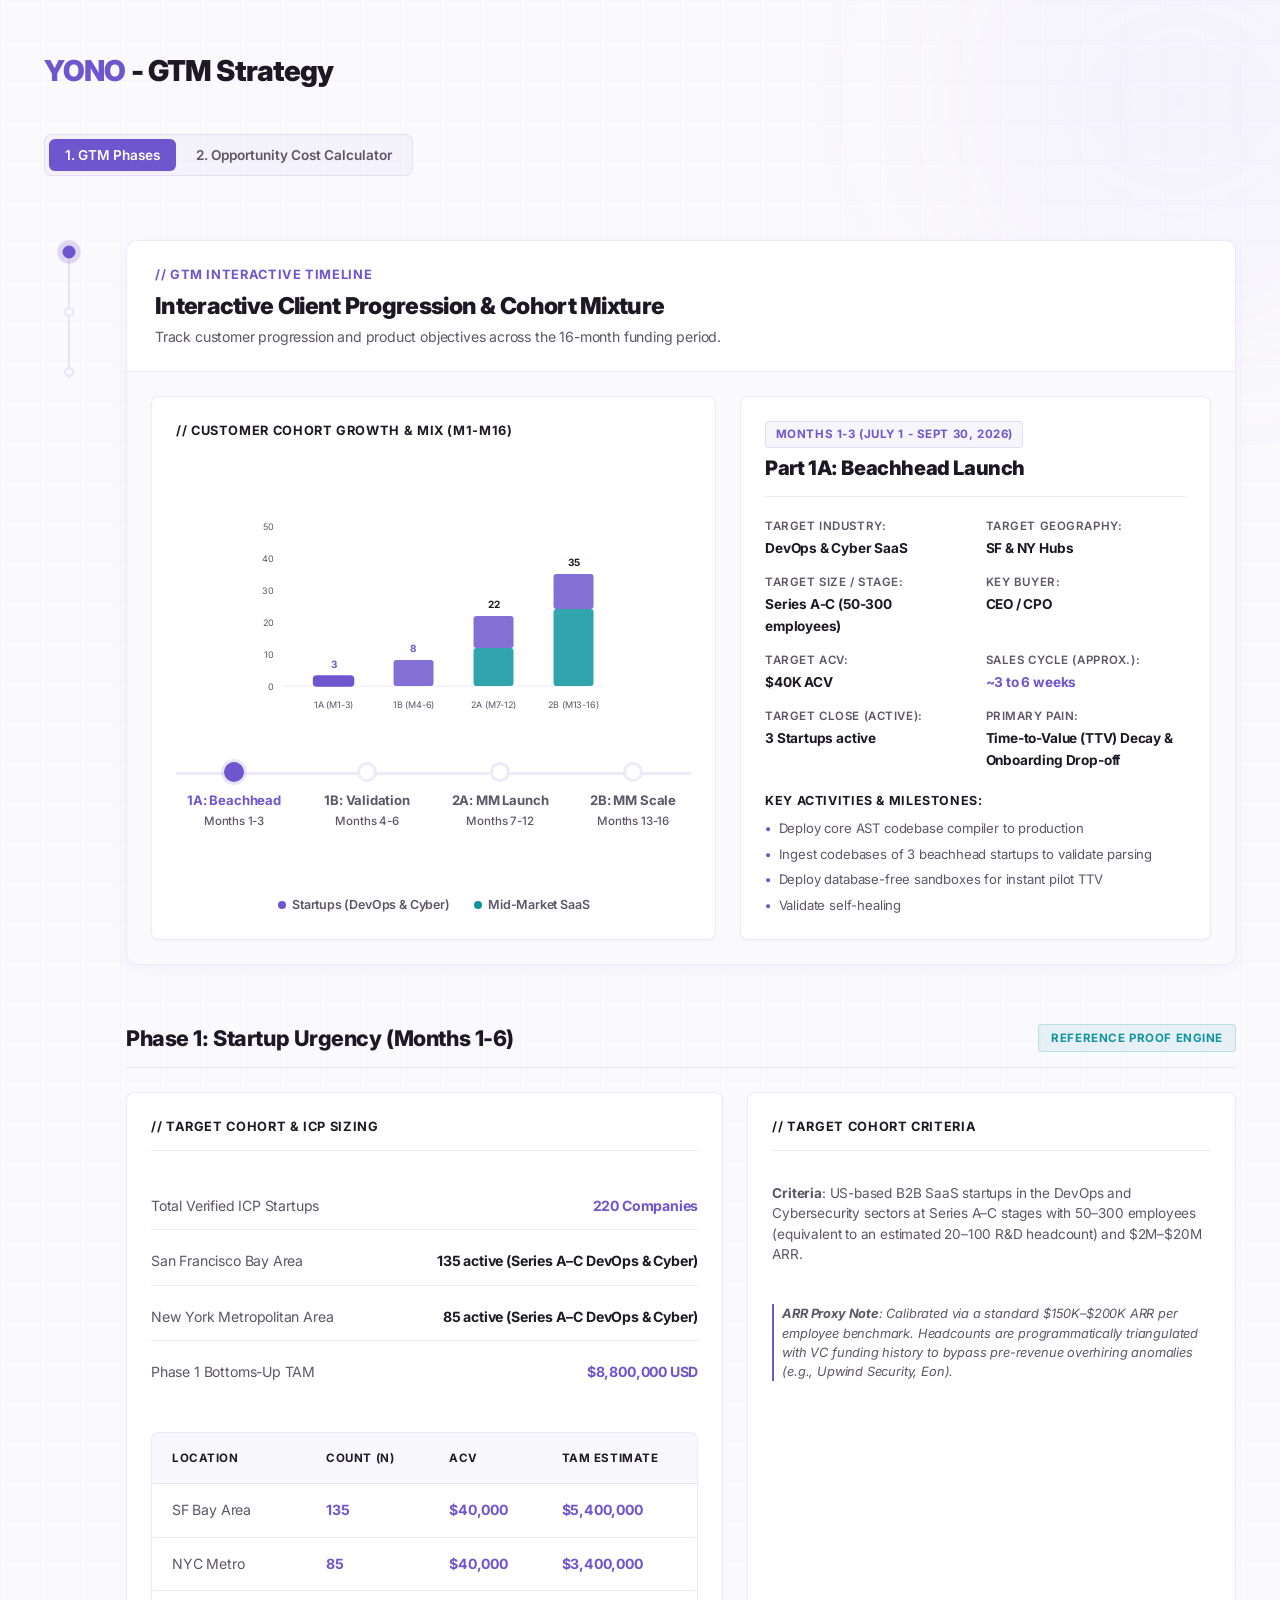
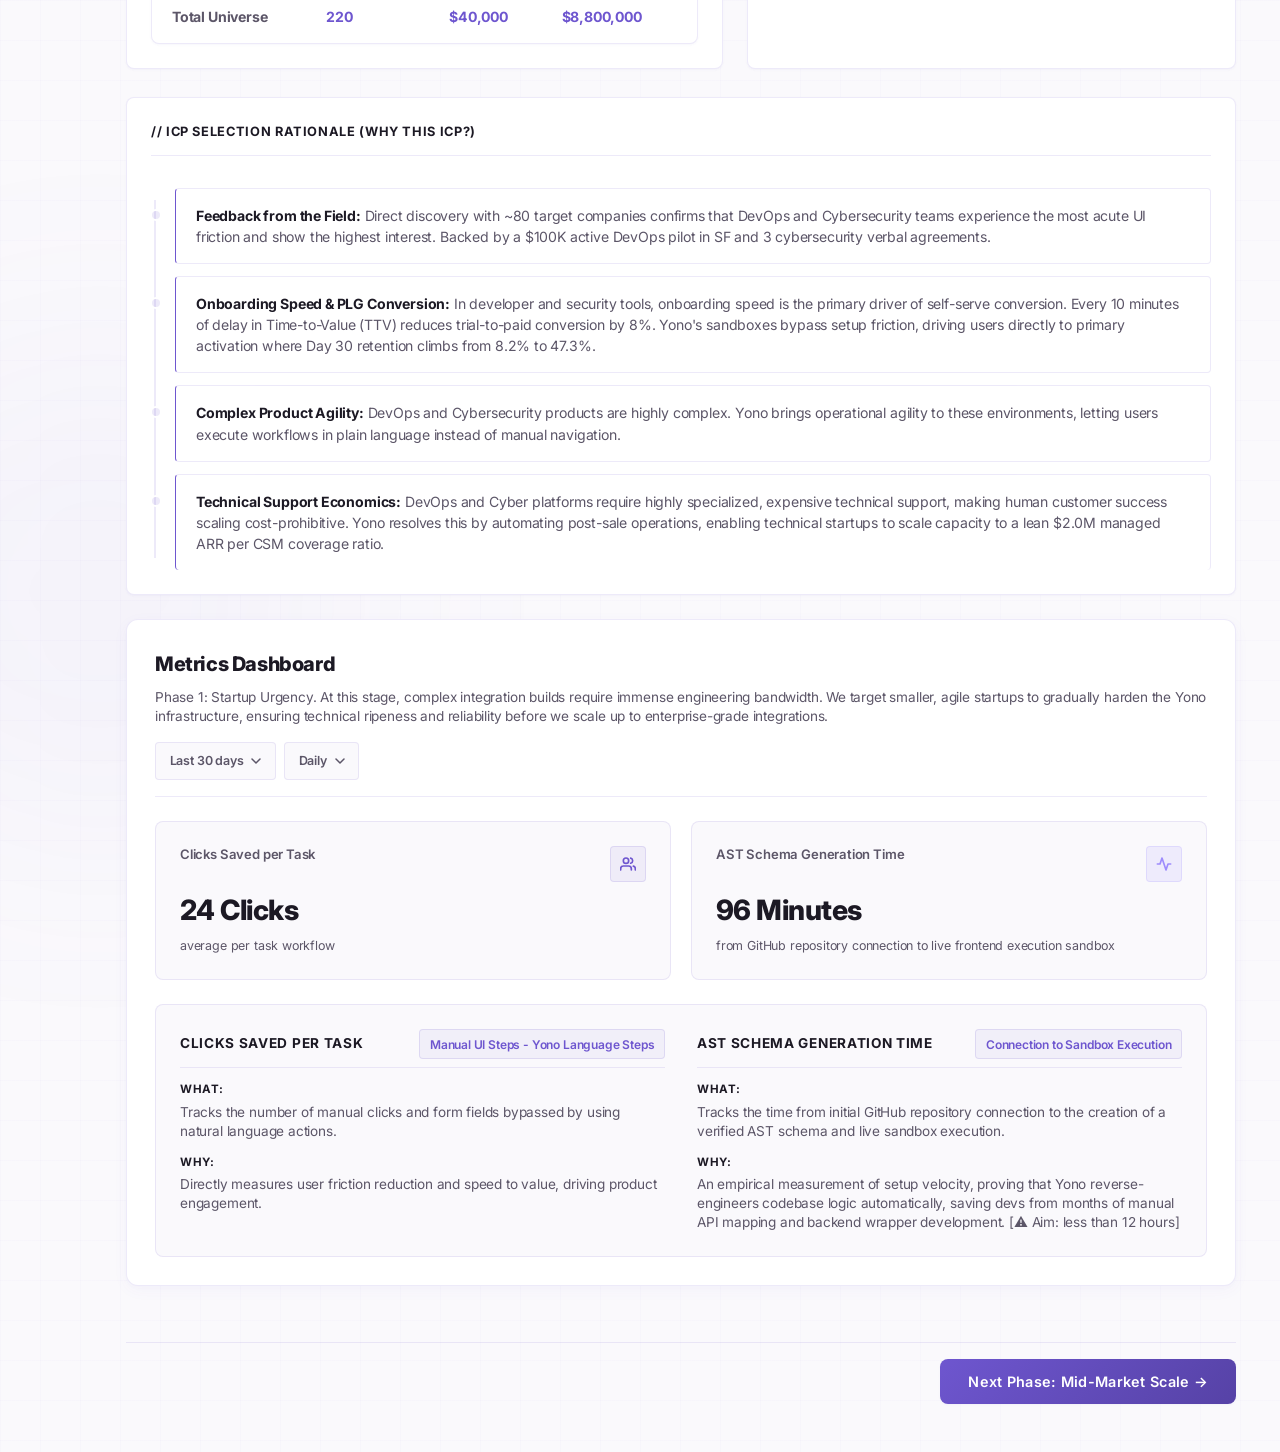
<file: Yono_GTM_Playbook_UpWest.html>
<!DOCTYPE html>
<html lang="en">
<head>
    <meta charset="UTF-8">
    <meta name="viewport" content="width=device-width, initial-scale=1.0">
    <title>YONO - GTM Strategy</title>
    <meta name="description" content="YONO Go-To-Market Playbook detailing the stealth infrastructure layer for actionable interfaces, containing commercial strategy phases, target accounts, and opportunity cost calculations.">
    
    <!-- Google Fonts -->
    <link rel="preconnect" href="https://fonts.googleapis.com">
    <link rel="preconnect" href="https://fonts.gstatic.com" crossorigin>
    <link href="https://fonts.googleapis.com/css2?family=Inter:wght@400;500;600;700&family=JetBrains+Mono:wght@400;500;600;700;800&display=swap" rel="stylesheet">

        <style>
        /* CSS Variables - Premium Lavender Light Theme */
        :root {
            --color-bg: #FAF9FC; /* Modern crisp off-white with subtle lavender tint */
            --color-card: #FFFFFF; /* Clean white containers */
            --color-card-hover: #FCFBFF;
            --color-card-active: rgba(110, 86, 207, 0.05); /* Lavender brand tint */
            --color-text-primary: #1C1924; /* High-contrast soft black/charcoal */
            --color-text-secondary: #5C5668; /* Readable charcoal-lavender secondary text */
            --color-accent: #6E56CF; /* Chaos Lavender */
            --color-accent-hover: #9E8CFC; /* Chaos Light */
            --color-success: #0E94A0; /* Light-mode readable success teal */
            --color-warning: #CF351D; /* Light-mode readable warning red */
            --color-border: rgba(110, 86, 207, 0.12); /* 1px border value */
            --color-border-active: rgba(110, 86, 207, 0.35);
            
            --font-sans: 'Inter', -apple-system, BlinkMacSystemFont, "Segoe UI", Roboto, sans-serif;
            --font-mono: 'Inter', sans-serif; /* Standardizing on Inter for headings and layout */
            --radius-sm: 4px;
            --radius-md: 8px;
            --radius-lg: 12px;
            
            --shadow-sm: 0 1px 3px rgba(110, 86, 207, 0.03), 0 1px 2px rgba(110, 86, 207, 0.02);
            --shadow-md: 0 4px 16px rgba(110, 86, 207, 0.04), 0 2px 4px rgba(110, 86, 207, 0.02);
            --shadow-lg: 0 8px 32px rgba(110, 86, 207, 0.06), 0 4px 8px rgba(110, 86, 207, 0.03);
            --shadow-active: 0 0 0 3px rgba(110, 86, 207, 0.15);
        }

        /* Reset & Base Styles */
        * {
            box-sizing: border-box;
            margin: 0;
            padding: 0;
        }

        body {
            background-color: var(--color-bg);
            color: var(--color-text-primary);
            font-family: var(--font-sans);
            line-height: 1.6;
            -webkit-font-smoothing: antialiased;
            letter-spacing: -0.011em;
            position: relative;
            overflow-x: hidden;
        }

        /* Ambient Orbs */
        .ambient-orb-1 {
            position: absolute;
            top: -100px;
            right: -100px;
            width: 400px;
            height: 400px;
            background: rgba(158, 140, 252, 0.06);
            filter: blur(100px);
            border-radius: 50%;
            pointer-events: none;
            z-index: -1;
        }
        .ambient-orb-2 {
            position: absolute;
            bottom: 20%;
            left: -150px;
            width: 500px;
            height: 500px;
            background: rgba(110, 86, 207, 0.04);
            filter: blur(120px);
            border-radius: 50%;
            pointer-events: none;
            z-index: -1;
        }

        /* Fine Blueprint Grid */
        .tech-grid-bg {
            position: absolute;
            inset: 0;
            background-size: 40px 40px;
            background-image:
                linear-gradient(to right, rgba(110, 86, 207, 0.02) 1px, transparent 1px),
                linear-gradient(to bottom, rgba(110, 86, 207, 0.02) 1px, transparent 1px);
            pointer-events: none;
            z-index: -2;
        }

        /* Layout Grid */
        .doc-container {
            max-width: 1240px;
            width: 100%;
            margin: 0 auto;
            padding: 3rem 1.5rem;
            display: flex;
            flex-direction: column;
            gap: 2rem;
            position: relative;
        }

        /* Header block */
        header {
            border-bottom: 1px solid var(--color-border);
            padding-bottom: 1.5rem;
            display: flex;
            flex-direction: column;
            gap: 0.5rem;
        }

        .header-top {
            display: flex;
            justify-content: space-between;
            align-items: flex-end;
            flex-wrap: wrap;
            gap: 1rem;
        }

        .header-title-block {
            display: flex;
            flex-direction: column;
            gap: 0.25rem;
        }

        .header-title {
            font-size: 2rem;
            font-weight: 800;
            color: var(--color-text-primary);
            letter-spacing: -0.03em;
        }

        .header-subtitle {
            font-size: 0.95rem;
            color: var(--color-text-secondary);
            font-weight: 500;
        }

        /* Introductory Section Text */
        .section-intro {
            font-size: 1.05rem;
            color: var(--color-text-secondary);
            max-width: 70ch;
            line-height: 1.6;
            margin-bottom: 0.5rem;
        }

        /* Navigation Tabs (Premium Segmented Design) */
        .tab-nav {
            display: inline-flex;
            background-color: rgba(110, 86, 207, 0.04);
            border: 1px solid var(--color-border);
            padding: 4px;
            border-radius: var(--radius-md);
            gap: 4px;
            margin-bottom: 1rem;
            align-self: flex-start;
            overflow-x: auto;
            max-width: 100%;
        }

        .tab-btn {
            background: none;
            border: none;
            color: var(--color-text-secondary);
            font-family: var(--font-sans);
            font-size: 0.85rem;
            font-weight: 600;
            padding: 8px 16px;
            border-radius: calc(var(--radius-md) - 2px);
            cursor: pointer;
            white-space: nowrap;
            transition: all 0.2s cubic-bezier(0.4, 0, 0.2, 1);
        }

        .tab-btn:hover {
            color: var(--color-accent);
            background-color: rgba(110, 86, 207, 0.04);
        }

        .tab-btn.active {
            color: #FFFFFF;
            background-color: var(--color-accent);
            box-shadow: var(--shadow-sm);
        }

        /* Utility classes for tabs visibility */
        .tab-content.hidden {
            display: none !important;
        }
        
        .executive-btn {
            background: linear-gradient(135deg, var(--color-accent) 0%, #5642A6 100%);
            color: #FFFFFF;
            padding: 0.85rem 1.75rem;
            border: none;
            border-radius: var(--radius-md);
            font-family: var(--font-sans);
            font-size: 0.9rem;
            font-weight: 600;
            cursor: pointer;
            box-shadow: var(--shadow-sm);
            transition: all 0.25s ease;
            letter-spacing: 0.02em;
        }
        
        .executive-btn:hover {
            transform: translateY(-2px);
            box-shadow: var(--shadow-md);
            background: linear-gradient(135deg, var(--color-accent-hover) 0%, var(--color-accent) 100%);
        }

        /* Tab Content Section */
        .tab-content {
            display: flex;
            flex-direction: column;
            gap: 2rem;
            animation: fadeIn 0.3s ease-out;
        }

        @keyframes fadeIn {
            from { opacity: 0; transform: translateY(4px); }
            to { opacity: 1; transform: translateY(0); }
        }

        /* Metrics Dashboard styles (Redesigned as Premium Light-Mode Card) */
        .metrics-dashboard {
            background-color: var(--color-card);
            border: 1px solid var(--color-border);
            border-radius: var(--radius-lg);
            padding: 1.75rem;
            display: flex;
            flex-direction: column;
            gap: 1.5rem;
            color: var(--color-text-primary);
            box-shadow: var(--shadow-md);
            transition: box-shadow 0.2s ease;
        }

        .metrics-dashboard:hover {
            box-shadow: var(--shadow-lg);
        }

        .dashboard-header {
            display: flex;
            justify-content: space-between;
            align-items: center;
            flex-wrap: wrap;
            gap: 1rem;
            border-bottom: 1px solid var(--color-border);
            padding-bottom: 1rem;
        }

        .dashboard-title-block {
            display: flex;
            flex-direction: column;
            gap: 0.25rem;
        }

        .dashboard-title {
            font-size: 1.25rem;
            font-weight: 800;
            color: var(--color-text-primary);
            letter-spacing: -0.02em;
        }

        .dashboard-subtitle {
            font-size: 0.85rem;
            color: var(--color-text-secondary);
            line-height: 1.4;
        }

        .dashboard-controls {
            display: flex;
            gap: 0.5rem;
            align-items: center;
        }

        .simulated-dropdown {
            background-color: var(--color-bg);
            border: 1px solid var(--color-border);
            border-radius: var(--radius-sm);
            padding: 0.5rem 0.85rem;
            display: flex;
            align-items: center;
            gap: 0.5rem;
            color: var(--color-text-secondary);
            font-size: 0.78rem;
            font-weight: 600;
            cursor: pointer;
            user-select: none;
            transition: all 0.15s ease;
        }

        .simulated-dropdown:hover {
            border-color: var(--color-accent);
            color: var(--color-accent);
            background-color: #FFFFFF;
        }

        /* Metrics Cards Grid */
        .metrics-grid {
            display: grid;
            grid-template-columns: repeat(2, 1fr);
            gap: 1.25rem;
        }

        @media (max-width: 768px) {
            .metrics-grid {
                grid-template-columns: 1fr;
            }
        }

        .metric-card {
            background-color: var(--color-bg);
            border: 1px solid var(--color-border);
            border-radius: var(--radius-md);
            padding: 1.5rem;
            display: flex;
            flex-direction: column;
            gap: 0.5rem;
            transition: all 0.25s cubic-bezier(0.4, 0, 0.2, 1);
        }

        .metric-card:hover {
            border-color: var(--color-accent);
            background-color: #FFFFFF;
            transform: translateY(-2px);
            box-shadow: var(--shadow-md);
        }

        .metric-card-top {
            display: flex;
            justify-content: space-between;
            align-items: flex-start;
            gap: 0.5rem;
        }

        .metric-label {
            font-size: 0.82rem;
            color: var(--color-text-secondary);
            font-weight: 600;
            line-height: 1.3;
        }

        .metric-value {
            font-size: 1.75rem;
            font-weight: 800;
            color: var(--color-text-primary);
            line-height: 1.2;
            margin-top: 0.25rem;
            letter-spacing: -0.02em;
        }

        .metric-subtext {
            font-size: 0.78rem;
            color: var(--color-text-secondary);
            margin-top: 0.1rem;
            line-height: 1.4;
        }

        .metric-icon-wrapper {
            width: 2.25rem;
            height: 2.25rem;
            border-radius: var(--radius-sm);
            display: flex;
            align-items: center;
            justify-content: center;
            flex-shrink: 0;
            background-color: rgba(110, 86, 207, 0.08);
            color: var(--color-accent);
            border: 1px solid rgba(110, 86, 207, 0.15);
        }

        .metric-icon-wrapper.purple {
            background-color: rgba(158, 140, 252, 0.12);
            color: var(--color-accent-hover);
            border: 1px solid rgba(158, 140, 252, 0.2);
        }

        /* Metric Explanation Details Panel */
        .metric-details-panel {
            background-color: var(--color-bg);
            border: 1px solid var(--color-border);
            border-radius: var(--radius-md);
            padding: 1.5rem;
            display: flex;
            flex-direction: column;
            gap: 1.25rem;
        }

        .details-panel-grid {
            display: grid;
            grid-template-columns: 1fr 1fr;
            gap: 2rem;
        }

        @media (max-width: 768px) {
            .details-panel-grid {
                grid-template-columns: 1fr;
                gap: 1.25rem;
            }
        }

        .details-column {
            display: flex;
            flex-direction: column;
            gap: 0.75rem;
        }

        .details-column-header {
            display: flex;
            justify-content: space-between;
            align-items: center;
            flex-wrap: wrap;
            gap: 0.5rem;
            border-bottom: 1px solid var(--color-border);
            padding-bottom: 0.5rem;
        }

        .details-metric-name {
            font-size: 0.85rem;
            font-weight: 700;
            color: var(--color-text-primary);
            text-transform: uppercase;
            letter-spacing: 0.05em;
        }

        .details-panel-formula {
            font-size: 0.75rem;
            font-weight: 600;
            color: var(--color-accent);
            background-color: rgba(110, 86, 207, 0.06);
            padding: 0.3rem 0.6rem;
            border-radius: var(--radius-sm);
            border: 1px solid rgba(110, 86, 207, 0.15);
        }

        .details-panel-item {
            display: flex;
            flex-direction: column;
            gap: 0.25rem;
        }

        .details-panel-item strong {
            font-size: 0.72rem;
            color: var(--color-text-primary);
            text-transform: uppercase;
            letter-spacing: 0.05em;
        }

        .details-panel-item span {
            font-size: 0.85rem;
            color: var(--color-text-secondary);
            line-height: 1.4;
        }

        /* Phase Grid & Cards */
        .phase-grid {
            display: grid;
            grid-template-columns: 2fr 2fr 1fr;
            gap: 1.25rem;
        }

        @media (max-width: 768px) {
            .phase-grid {
                grid-template-columns: 1fr;
            }
        }

        .phase-card {
            background-color: var(--color-card);
            border: 1px solid var(--color-border);
            border-radius: var(--radius-md);
            padding: 1.5rem;
            cursor: pointer;
            display: flex;
            flex-direction: column;
            justify-content: flex-start;
            gap: 1.25rem;
            height: 100%;
            box-shadow: var(--shadow-sm);
            transition: all 0.2s cubic-bezier(0.4, 0, 0.2, 1);
        }

        .phase-card:hover {
            border-color: var(--color-accent-hover);
            transform: translateY(-2px);
            box-shadow: var(--shadow-md);
        }

        .phase-card.active {
            border-color: var(--color-accent);
            background-color: var(--color-card-active);
            box-shadow: var(--shadow-md);
        }

        .phase-card-header {
            display: flex;
            flex-direction: column;
            gap: 0.15rem;
        }

        .phase-card-eyebrow {
            font-size: 0.8rem;
            color: var(--color-text-secondary);
            font-weight: 600;
        }

        .phase-card.active .phase-card-eyebrow {
            color: var(--color-accent);
        }

        .phase-card-title {
            font-weight: 800;
            font-size: 1.25rem;
            color: var(--color-text-primary);
            letter-spacing: -0.02em;
        }

        .phase-card-time {
            font-size: 0.85rem;
            color: var(--color-text-secondary);
            font-weight: 500;
        }

        /* Card Profile Summary Block */
        .phase-card-profile {
            display: grid;
            grid-template-columns: auto 1fr;
            gap: 0.4rem 0.75rem;
            border-top: 1px solid var(--color-border);
            border-bottom: 1px solid var(--color-border);
            padding: 0.75rem 0;
        }

        .profile-row {
            display: contents;
        }

        .profile-row strong {
            font-size: 0.82rem;
            color: var(--color-text-primary);
            font-weight: 700;
            white-space: nowrap;
        }

        .profile-row span {
            font-size: 0.82rem;
            color: var(--color-text-secondary);
            line-height: 1.35;
        }

        .phase-card-action {
            margin-top: auto; /* Pushes action to card bottom */
            font-size: 0.75rem;
            font-weight: 700;
            color: var(--color-text-secondary);
            text-transform: uppercase;
            letter-spacing: 0.05em;
            transition: color 0.15s ease;
        }

        .phase-card.active .phase-card-action {
            color: var(--color-accent);
        }

        /* Detail Sections */
        .phase-details {
            display: flex;
            flex-direction: column;
            gap: 1.5rem;
        }

        .phase-details.hidden {
            display: none !important;
        }

        .details-header {
            border-bottom: 1px solid var(--color-border);
            padding-bottom: 0.75rem;
            display: flex;
            justify-content: space-between;
            align-items: center;
        }

        .details-title {
            font-size: 1.35rem;
            font-weight: 800;
            color: var(--color-text-primary);
            letter-spacing: -0.02em;
        }

        .details-badge {
            font-size: 0.72rem;
            font-weight: 700;
            color: var(--color-success);
            background-color: rgba(14, 148, 160, 0.08);
            border: 1px solid rgba(14, 148, 160, 0.2);
            padding: 0.25rem 0.75rem;
            border-radius: var(--radius-sm);
            text-transform: uppercase;
            letter-spacing: 0.05em;
        }

        /* Persona Grid & Cards */
        .persona-grid {
            display: grid;
            grid-template-columns: repeat(3, 1fr);
            gap: 1.25rem;
        }

        @media (max-width: 768px) {
            .persona-grid {
                grid-template-columns: 1fr;
            }
        }

        .persona-card {
            background-color: var(--color-card);
            border: 1px solid var(--color-border);
            border-radius: var(--radius-md);
            padding: 1.5rem;
            display: flex;
            flex-direction: column;
            gap: 0.75rem;
            box-shadow: var(--shadow-sm);
            transition: all 0.2s ease;
        }

        .persona-card:hover {
            transform: translateY(-2px);
            box-shadow: var(--shadow-md);
            border-color: var(--color-accent-hover);
        }

        .persona-role {
            font-size: 0.8rem;
            color: var(--color-text-secondary);
            font-weight: 600;
        }

        .persona-title-block {
            display: flex;
            flex-direction: column;
            gap: 0.15rem;
        }

        .persona-name {
            font-size: 1.15rem;
            font-weight: 800;
            color: var(--color-text-primary);
            letter-spacing: -0.02em;
        }

        .persona-focus {
            font-size: 0.78rem;
            color: var(--color-accent);
            font-weight: 700;
        }

        .persona-list {
            list-style: none;
            display: flex;
            flex-direction: column;
            gap: 0.5rem;
        }

        .persona-list-item {
            font-size: 0.88rem;
            color: var(--color-text-secondary);
            line-height: 1.5;
            padding-left: 0.85rem;
            position: relative;
        }

        .persona-list-item::before {
            content: "";
            width: 5px;
            height: 5px;
            border-radius: 50%;
            background-color: var(--color-accent);
            position: absolute;
            left: 0;
            top: 7px;
        }

        /* Decision Chain section */
        .decision-chain-box {
            background-color: var(--color-card);
            border: 1px solid var(--color-border);
            border-radius: var(--radius-md);
            padding: 1.5rem;
            display: flex;
            flex-direction: column;
            gap: 1rem;
            box-shadow: var(--shadow-sm);
        }

        .decision-chain-title {
            font-size: 0.8rem;
            font-weight: 700;
            text-transform: uppercase;
            letter-spacing: 0.05em;
            color: var(--color-text-primary);
        }

        .decision-flow-steps {
            position: relative;
            padding-left: 1.5rem;
            display: flex;
            flex-direction: column;
            gap: 0.75rem;
        }

        .decision-flow-steps::before {
            content: '';
            position: absolute;
            left: 3px;
            top: 0.75rem;
            bottom: 0.75rem;
            width: 2px;
            background-color: var(--color-border);
            z-index: 1;
        }

        .decision-step {
            position: relative;
            font-size: 0.88rem;
            color: var(--color-text-secondary);
            line-height: 1.5;
            padding: 1rem 1.25rem;
            border: 1px solid var(--color-border);
            border-radius: var(--radius-sm);
            background-color: var(--color-card);
            transition: all 0.2s ease;
            z-index: 2;
        }

        .decision-step::before {
            content: '';
            position: absolute;
            left: calc(-1.5rem - 2px);
            top: 1.25rem;
            width: 8px;
            height: 8px;
            border-radius: 50%;
            background-color: var(--color-border);
            border: 2px solid var(--color-card);
            transition: all 0.2s ease;
        }

        .decision-step:hover {
            border-color: var(--color-accent);
            background-color: var(--color-card-active);
        }

        .decision-step:hover::before {
            background-color: var(--color-accent);
            transform: scale(1.25);
        }

        .decision-step strong {
            color: var(--color-text-primary);
        }

        /* Layered Deep Dive Drawer */
        details.deep-dive-drawer {
            border: 1px solid var(--color-border);
            border-radius: var(--radius-md);
            background-color: var(--color-card);
            overflow: hidden;
            box-shadow: var(--shadow-sm);
            transition: all 0.2s ease;
        }

        details.deep-dive-drawer[open] {
            border-color: var(--color-accent);
        }

        summary.deep-dive-summary {
            padding: 1rem 1.25rem;
            font-size: 0.85rem;
            font-weight: 700;
            color: var(--color-accent);
            cursor: pointer;
            list-style: none;
            display: flex;
            justify-content: space-between;
            align-items: center;
            user-select: none;
            background-color: rgba(110, 86, 207, 0.02);
            transition: background 0.15s ease;
        }

        summary.deep-dive-summary:hover {
            background-color: rgba(110, 86, 207, 0.05);
            color: var(--color-accent-hover);
        }

        summary.deep-dive-summary::-webkit-details-marker {
            display: none;
        }

        summary.deep-dive-summary::after {
            content: "Double Click to Deep Dive →";
            font-size: 0.72rem;
            font-weight: 600;
            color: var(--color-text-secondary);
        }

        details[open] summary.deep-dive-summary::after {
            content: "Click to Collapse ←";
            color: var(--color-accent);
        }

        .deep-dive-inner {
            padding: 1.5rem;
            border-top: 1px solid var(--color-border);
            background-color: var(--color-bg);
            display: flex;
            flex-direction: column;
            gap: 1.5rem;
        }

        /* Text block narrative elements */
        .narrative-block {
            display: flex;
            flex-direction: column;
            gap: 0.5rem;
        }

        .narrative-title {
            font-size: 0.8rem;
            font-weight: 700;
            text-transform: uppercase;
            letter-spacing: 0.05em;
            color: var(--color-text-primary);
        }

        .narrative-text {
            font-size: 0.92rem;
            color: var(--color-text-secondary);
            line-height: 1.6;
            max-width: 70ch;
        }

        /* Tables formatting */
        .table-wrapper {
            overflow-x: auto;
            border: 1px solid var(--color-border);
            border-radius: var(--radius-md);
            background-color: var(--color-card);
            box-shadow: var(--shadow-sm);
        }

        table {
            width: 100%;
            border-collapse: collapse;
            font-size: 0.88rem;
            text-align: left;
        }

        th, td {
            padding: 1rem 1.25rem;
            border-bottom: 1px solid var(--color-border);
        }

        tr:last-child td {
            border-bottom: none;
        }

        th {
            background-color: rgba(110, 86, 207, 0.04);
            font-weight: 700;
            color: var(--color-text-primary);
            text-transform: uppercase;
            font-size: 0.72rem;
            letter-spacing: 0.05em;
        }

        td {
            color: var(--color-text-secondary);
            line-height: 1.45;
        }

        td.highlight-mono {
            font-weight: 700;
            color: var(--color-accent);
        }

        td strong {
            color: var(--color-text-primary);
        }

        /* Calculator Layout */
        .calc-grid {
            display: grid;
            grid-template-columns: 1.1fr 0.9fr;
            gap: 1.5rem;
        }

        @media (max-width: 768px) {
            .calc-grid {
                grid-template-columns: 1fr;
            }
        }

        .calc-card {
            background-color: var(--color-card);
            border: 1px solid var(--color-border);
            border-radius: var(--radius-md);
            padding: 1.5rem;
            display: flex;
            flex-direction: column;
            gap: 1.5rem;
            box-shadow: var(--shadow-sm);
        }

        .calc-title {
            font-size: 0.8rem;
            font-weight: 700;
            text-transform: uppercase;
            letter-spacing: 0.05em;
            border-bottom: 1px solid var(--color-border);
            padding-bottom: 0.75rem;
            color: var(--color-text-primary);
        }

        .control-group {
            display: flex;
            flex-direction: column;
            gap: 0.75rem;
        }

        .slider-label-row {
            display: flex;
            justify-content: space-between;
            font-size: 0.85rem;
            font-weight: 700;
            color: var(--color-text-primary);
        }

        .slider-val {
            color: var(--color-accent);
        }

        input[type="range"] {
            -webkit-appearance: none;
            width: 100%;
            height: 6px;
            background: rgba(110, 86, 207, 0.08);
            border-radius: 3px;
            outline: none;
        }

        input[type="range"]::-webkit-slider-thumb {
            -webkit-appearance: none;
            width: 16px;
            height: 16px;
            background: var(--color-accent);
            border-radius: 50%;
            cursor: pointer;
            box-shadow: 0 2px 4px rgba(110, 86, 207, 0.2);
            transition: background 0.15s ease, transform 0.1s ease;
        }

        input[type="range"]::-webkit-slider-thumb:hover {
            transform: scale(1.15);
            background: var(--color-accent-hover);
        }

        input[type="range"]::-moz-range-thumb {
            width: 16px;
            height: 16px;
            background: var(--color-accent);
            border: none;
            border-radius: 50%;
            cursor: pointer;
            box-shadow: 0 2px 4px rgba(110, 86, 207, 0.2);
            transition: background 0.15s ease, transform 0.1s ease;
        }

        input[type="range"]::-moz-range-thumb:hover {
            transform: scale(1.15);
            background: var(--color-accent-hover);
        }

        .slider-bounds {
            display: flex;
            justify-content: space-between;
            font-size: 0.72rem;
            color: var(--color-text-secondary);
            font-weight: 600;
        }

        .result-rows {
            display: flex;
            flex-direction: column;
        }

        .result-row {
            display: flex;
            justify-content: space-between;
            padding: 0.75rem 0;
            border-bottom: 1px solid var(--color-border);
            font-size: 0.88rem;
            color: var(--color-text-secondary);
        }

        .result-row.highlight {
            border-bottom-color: var(--color-border-active);
            padding-top: 1rem;
            padding-bottom: 1rem;
        }

        .result-val {
            font-weight: 700;
            color: var(--color-text-primary);
        }

        .result-val.success {
            color: var(--color-success);
        }

        .result-val.warning {
            color: var(--color-warning);
        }

        /* Partner Matrix */
        .partner-grid {
            display: grid;
            grid-template-columns: repeat(2, 1fr);
            gap: 1.5rem;
        }

        @media (max-width: 768px) {
            .partner-grid {
                grid-template-columns: 1fr;
            }
        }

        .partner-card {
            background-color: var(--color-card);
            border: 1px solid var(--color-border);
            border-radius: var(--radius-md);
            padding: 1.5rem;
            display: flex;
            flex-direction: column;
            gap: 1rem;
            box-shadow: var(--shadow-sm);
        }

        .partner-header {
            display: flex;
            justify-content: space-between;
            align-items: center;
            border-bottom: 1px solid var(--color-border);
            padding-bottom: 0.75rem;
        }

        .partner-name {
            font-size: 1.1rem;
            font-weight: 800;
            color: var(--color-text-primary);
        }

        .partner-badge {
            font-size: 0.72rem;
            color: var(--color-accent);
            background-color: rgba(110, 86, 207, 0.06);
            border: 1px solid rgba(110, 86, 207, 0.15);
            padding: 0.2rem 0.6rem;
            border-radius: var(--radius-sm);
            text-transform: uppercase;
            font-weight: 700;
        }

        .partner-list {
            list-style: none;
            display: flex;
            flex-direction: column;
            gap: 0.85rem;
        }

        .partner-item {
            display: flex;
            flex-direction: column;
            gap: 0.2rem;
        }

        .partner-topic {
            font-size: 0.78rem;
            color: var(--color-text-primary);
            text-transform: uppercase;
            letter-spacing: 0.05em;
            font-weight: 700;
        }

        .partner-pitch {
            font-size: 0.88rem;
            color: var(--color-text-secondary);
            line-height: 1.5;
        }

        /* Funnel and Process Pipeline Styles */
        .funnel-container {
            display: flex;
            align-items: center;
            justify-content: space-between;
            gap: 1rem;
            margin-top: 0.5rem;
            overflow-x: auto;
            padding: 0.5rem 0;
        }
        .funnel-stage {
            flex: 1;
            background-color: var(--color-card);
            border: 1px solid var(--color-border);
            border-radius: var(--radius-sm);
            padding: 1.25rem 0.75rem;
            text-align: center;
            display: flex;
            flex-direction: column;
            gap: 0.35rem;
            min-width: 115px;
            position: relative;
            overflow: hidden;
            box-shadow: var(--shadow-sm);
        }
        .funnel-stage:not(:last-child)::after {
            content: "→";
            position: absolute;
            right: -10px;
            top: 50%;
            transform: translateY(-50%);
            color: var(--color-accent);
            font-weight: 700;
            font-size: 1.15rem;
            z-index: 2;
        }
        .funnel-stage::before {
            content: '';
            position: absolute;
            bottom: 0;
            left: 50%;
            transform: translateX(-50%);
            height: 3px;
            background-color: var(--color-border-active);
            border-radius: 2px;
            opacity: 0.5;
            transition: all 0.2s ease;
        }
        .funnel-stage:nth-child(1)::before { width: 90%; }
        .funnel-stage:nth-child(2)::before { width: 75%; }
        .funnel-stage:nth-child(3)::before { width: 55%; }
        .funnel-stage:nth-child(4)::before { width: 35%; }
        .funnel-stage:nth-child(5)::before { width: 20%; }
        .funnel-stage:nth-child(6)::before { width: 10%; }
        
        .funnel-stage.closed::before {
            background-color: var(--color-accent);
            opacity: 1;
            height: 4px;
        }
        @media (max-width: 768px) {
            .funnel-container {
                flex-direction: column;
                align-items: stretch;
                gap: 1.5rem;
            }
            .funnel-stage:not(:last-child)::after {
                content: "↓";
                right: auto;
                left: 50%;
                bottom: -18px;
                top: auto;
                transform: translateX(-50%);
            }
        }
        .funnel-stage-name {
            font-size: 0.72rem;
            color: var(--color-text-secondary);
            text-transform: uppercase;
            letter-spacing: 0.05em;
            font-weight: 700;
        }
        .funnel-stage.closed .funnel-stage-name {
            color: var(--color-accent);
        }
        .funnel-stage-value {
            font-size: 1.35rem;
            font-weight: 850;
            color: var(--color-text-primary);
        }
        .funnel-stage.closed .funnel-stage-value {
            color: var(--color-accent);
        }
        .funnel-stage-conversion {
            font-size: 0.68rem;
            color: var(--color-text-secondary);
            display: block;
            margin: 0.25rem auto 0 auto;
            font-weight: 600;
        }
        .funnel-stage.closed .funnel-stage-conversion {
            color: var(--color-accent);
            font-weight: 750;
        }
        .process-flow {
            display: grid;
            grid-template-columns: repeat(5, 1fr);
            gap: 0.75rem;
            margin-top: 0.5rem;
        }
        @media (max-width: 1024px) {
            .process-flow {
                grid-template-columns: repeat(3, 1fr);
            }
        }
        @media (max-width: 768px) {
            .process-flow {
                grid-template-columns: 1fr;
            }
        }
        .process-step {
            background-color: var(--color-card);
            border: 1px solid var(--color-border);
            border-top: 3px solid var(--color-border);
            border-radius: var(--radius-sm);
            padding: 1.25rem 1rem;
            display: flex;
            flex-direction: column;
            gap: 0.5rem;
            box-shadow: var(--shadow-sm);
            transition: all 0.2s ease;
        }
        .process-step:hover {
            border-top-color: var(--color-accent);
            border-color: var(--color-accent) var(--color-border) var(--color-border) var(--color-border);
            transform: translateY(-1px);
        }
        .process-step-num {
            font-size: 0.75rem;
            font-weight: 800;
            color: var(--color-accent);
            text-transform: uppercase;
            letter-spacing: 0.05em;
        }
        .process-step-title {
            font-size: 0.95rem;
            font-weight: 800;
            color: var(--color-text-primary);
        }
        .process-step-desc {
            font-size: 0.82rem;
            color: var(--color-text-secondary);
            line-height: 1.5;
        }

        /* Style the inline grid items in Phase 3 */
        div[style*="grid-template-columns: repeat(3, 1fr)"] > div {
            border-top: 3px solid var(--color-border) !important;
            transition: all 0.2s ease;
        }

        div[style*="grid-template-columns: repeat(3, 1fr)"] > div:hover {
            border-top-color: var(--color-accent) !important;
            border-color: var(--color-accent) var(--color-border) var(--color-border) var(--color-border) !important;
        }

        /* Interactive Timeline & Chart Container Styles */
        .timeline-section-container {
            background-color: var(--color-card);
            border: 1px solid var(--color-border);
            border-radius: var(--radius-lg);
            overflow: hidden;
            display: flex;
            flex-direction: column;
            margin-bottom: 1.5rem;
            box-shadow: var(--shadow-md);
            transition: all 0.2s ease;
        }
        .timeline-section-container:hover {
            box-shadow: var(--shadow-lg);
        }
        .timeline-card-header {
            padding: 1.5rem 1.75rem;
            display: flex;
            justify-content: space-between;
            align-items: center;
            user-select: none;
            background-color: #FFFFFF;
            border-bottom: 1px solid var(--color-border);
        }
        .timeline-header-text {
            display: flex;
            flex-direction: column;
            gap: 0.15rem;
        }
        .timeline-eyebrow {
            font-size: 0.8rem;
            color: var(--color-accent);
            font-weight: 700;
            text-transform: uppercase;
            letter-spacing: 0.05em;
        }
        .timeline-heading {
            font-size: 1.45rem;
            font-weight: 850;
            color: var(--color-text-primary);
            margin: 0;
            letter-spacing: -0.03em;
        }
        .timeline-subheading {
            font-size: 0.88rem;
            color: var(--color-text-secondary);
            margin: 0;
            line-height: 1.4;
        }
        .timeline-toggle-btn {
            background: rgba(110, 86, 207, 0.06);
            border: 1px solid var(--color-border);
            color: var(--color-accent);
            font-size: 0.78rem;
            font-weight: 700;
            padding: 0.55rem 1.15rem;
            border-radius: var(--radius-sm);
            display: flex;
            align-items: center;
            gap: 0.5rem;
            cursor: pointer;
            transition: all 0.15s ease;
        }
        .timeline-toggle-btn:hover {
            background-color: rgba(110, 86, 207, 0.12);
            border-color: var(--color-accent);
        }
        .toggle-arrow {
            transition: transform 0.2s ease;
        }
        .timeline-stepper-wrapper {
            padding: 1.5rem 2rem;
            background-color: #FFFFFF;
            border-bottom: 1px solid var(--color-border);
        }
        .timeline-stepper {
            display: flex;
            justify-content: space-between;
            align-items: center;
            position: relative;
            width: 100%;
            max-width: 100%;
            margin: 0 auto;
        }
        .stepper-line {
            position: absolute;
            top: 10px;
            left: 0;
            right: 0;
            height: 3px;
            background-color: var(--color-border);
            z-index: 1;
        }
        .step-dot {
            display: flex;
            flex-direction: column;
            align-items: center;
            position: relative;
            z-index: 2;
            cursor: pointer;
            width: 25%;
            min-width: 80px;
            max-width: 100px;
            text-align: center;
        }
        .dot-inner {
            width: 20px;
            height: 20px;
            border-radius: 50%;
            background-color: #FFFFFF;
            border: 3px solid var(--color-border);
            transition: all 0.2s ease;
            margin-bottom: 0.5rem;
            box-shadow: 0 0 0 2px transparent;
        }
        .step-dot:hover .dot-inner {
            border-color: var(--color-accent-hover);
        }
        .step-dot.active .dot-inner {
            border-color: var(--color-accent);
            background-color: var(--color-accent);
            box-shadow: 0 0 0 3px rgba(110, 86, 207, 0.15);
        }
        .step-label {
            font-size: 0.82rem;
            font-weight: 700;
            color: var(--color-text-secondary);
            transition: color 0.2s ease;
            display: block;
        }
        .step-dot.active .step-label {
            color: var(--color-accent);
        }
        .step-date {
            font-size: 0.72rem;
            color: var(--color-text-secondary);
            display: block;
            margin-top: 0.1rem;
            font-weight: 500;
        }
        .timeline-drawer-content {
            transition: max-height 0.35s cubic-bezier(0.4, 0, 0.2, 1), opacity 0.3s ease-in-out;
            max-height: 2000px;
            opacity: 1;
            overflow: hidden;
        }
        .timeline-drawer-content.collapsed {
            max-height: 0;
            opacity: 0;
            pointer-events: none;
        }
        .timeline-grid-layout {
            display: grid;
            grid-template-columns: 1.2fr 1fr;
            gap: 1.5rem;
            padding: 1.5rem;
            background-color: var(--color-bg);
        }
        .chart-container-card {
            background: #FFFFFF;
            border: 1px solid var(--color-border);
            border-radius: var(--radius-md);
            padding: 1.5rem;
            display: flex;
            flex-direction: column;
            justify-content: space-between;
            box-shadow: var(--shadow-sm);
        }
        .chart-title-header {
            font-size: 0.8rem;
            color: var(--color-text-primary);
            font-weight: 700;
            margin: 0 0 1rem 0;
            text-transform: uppercase;
            letter-spacing: 0.05em;
        }
        .chart-wrapper {
            display: flex;
            justify-content: center;
            align-items: center;
            min-height: 240px;
        }
        .stacked-bar-svg {
            overflow: visible;
        }
        .bar-group {
            cursor: pointer;
        }
        .bar-group rect {
            transition: opacity 0.2s ease, transform 0.2s ease;
            transform-origin: bottom;
        }
        .bar-group:hover rect {
            opacity: 1 !important;
        }
        .bar-group.active rect {
            opacity: 1 !important;
            stroke: var(--color-accent);
            stroke-width: 1.5px;
        }
        .chart-legend {
            display: flex;
            justify-content: center;
            gap: 1.5rem;
            margin-top: 1.25rem;
        }
        .legend-item {
            display: flex;
            align-items: center;
            gap: 0.4rem;
            font-size: 0.78rem;
            font-weight: 600;
            color: var(--color-text-secondary);
        }
        .legend-color-dot {
            width: 8px;
            height: 8px;
            border-radius: 50%;
            display: inline-block;
        }
        .legend-color-dot.startups {
            background-color: var(--color-accent);
        }
        .legend-color-dot.midmarket {
            background-color: var(--color-success);
        }
        .details-container-card {
            display: flex;
            flex-direction: column;
            height: 100%;
        }

        /* Subphase details card inside the timeline grid */
        .subphase-details-card {
            background-color: var(--color-card);
            border: 1px solid var(--color-border);
            border-radius: var(--radius-md);
            padding: 1.5rem;
            display: flex;
            flex-direction: column;
            gap: 1.25rem;
            height: 100%;
            box-shadow: var(--shadow-sm);
        }

        .subphase-card-header {
            display: flex;
            flex-direction: column;
            gap: 0.25rem;
            border-bottom: 1px solid var(--color-border);
            padding-bottom: 0.75rem;
        }

        .subphase-badge {
            align-self: flex-start;
            font-size: 0.72rem;
            font-weight: 700;
            color: var(--color-accent);
            background-color: rgba(110, 86, 207, 0.06);
            border: 1px solid rgba(110, 86, 207, 0.15);
            padding: 0.2rem 0.6rem;
            border-radius: var(--radius-sm);
            text-transform: uppercase;
            letter-spacing: 0.05em;
        }

        .subphase-title {
            font-size: 1.25rem;
            font-weight: 850;
            color: var(--color-text-primary);
            letter-spacing: -0.02em;
        }

        .subphase-meta-grid {
            display: grid;
            grid-template-columns: 1fr 1fr;
            gap: 0.85rem 1.25rem;
        }

        @media (max-width: 480px) {
            .subphase-meta-grid {
                grid-template-columns: 1fr;
            }
        }

        .meta-item {
            display: flex;
            flex-direction: column;
            gap: 0.15rem;
        }

        .meta-label {
            font-size: 0.72rem;
            color: var(--color-text-secondary);
            font-weight: 600;
            text-transform: uppercase;
            letter-spacing: 0.05em;
        }

        .meta-value {
            font-size: 0.85rem;
            font-weight: 700;
            color: var(--color-text-primary);
        }

        .subphase-activities-section {
            display: flex;
            flex-direction: column;
            gap: 0.5rem;
        }

        .activities-title {
            font-size: 0.78rem;
            font-weight: 700;
            text-transform: uppercase;
            letter-spacing: 0.05em;
            color: var(--color-text-primary);
        }

        .activities-list {
            list-style: none;
            display: flex;
            flex-direction: column;
            gap: 0.4rem;
        }

        .activities-list-item {
            font-size: 0.82rem;
            color: var(--color-text-secondary);
            line-height: 1.45;
            padding-left: 0.85rem;
            position: relative;
        }

        .activities-list-item::before {
            content: "•";
            color: var(--color-accent);
            position: absolute;
            left: 0;
            font-weight: 700;
        }

        .view-phase-3-container {
            margin-top: auto;
            border-top: 1px solid var(--color-border);
            padding-top: 1rem;
        }

        .phase-3-view-btn {
            width: 100%;
            background: rgba(14, 148, 160, 0.06);
            border: 1px solid rgba(14, 148, 160, 0.15);
            color: var(--color-success);
            font-size: 0.75rem;
            font-weight: 700;
            padding: 0.65rem;
            border-radius: var(--radius-sm);
            cursor: pointer;
            transition: all 0.15s ease;
            text-align: center;
            text-transform: uppercase;
            letter-spacing: 0.05em;
        }

        .phase-3-view-btn:hover {
            background-color: rgba(14, 148, 160, 0.12);
            border-color: var(--color-success);
        }

        /* Main Layout Grid & Sidebar TOC Index Styles */
        .main-layout-grid {
            display: grid;
            grid-template-columns: 50px 1fr;
            gap: 2rem;
            align-items: start;
            width: 100%;
            margin-top: 1rem;
        }
        
        .sidebar-index {
            position: sticky;
            top: 6rem;
            align-self: start;
            width: 50px;
            z-index: 100;
        }
        
        .sidebar-index-sticky {
            display: flex;
            flex-direction: column;
            align-items: center;
            position: relative;
        }
        
        .sidebar-index-title {
            display: none; /* Hide title to keep it extremely clean */
        }
        
        .sidebar-links-list {
            position: relative;
            display: flex;
            flex-direction: column;
            align-items: center;
            gap: 2.25rem;
            list-style: none;
            padding: 0;
            margin: 0;
        }
        
        /* Vertical track line */
        .sidebar-links-list::before {
            content: '';
            position: absolute;
            top: 6px;
            bottom: 6px;
            left: 50%;
            transform: translateX(-50%);
            width: 2px;
            background-color: var(--color-border);
            z-index: 1;
        }
        
        .sidebar-link-item {
            display: block;
            position: relative;
        }
        
        .sidebar-link {
            display: flex;
            align-items: center;
            justify-content: center;
            text-decoration: none;
            position: relative;
            cursor: pointer;
            z-index: 2;
            width: 24px;
            height: 24px;
        }
        
        .sidebar-dot {
            width: 10px;
            height: 10px;
            border-radius: 50%;
            background-color: var(--color-bg);
            border: 2px solid var(--color-border);
            transition: all 0.25s cubic-bezier(0.4, 0, 0.2, 1);
            display: block;
            box-sizing: border-box;
        }
        
        .sidebar-link:hover .sidebar-dot {
            border-color: var(--color-accent);
            transform: scale(1.2);
            background-color: var(--color-bg);
        }
        
        .sidebar-link.active .sidebar-dot {
            background-color: var(--color-accent);
            border-color: var(--color-accent);
            transform: scale(1.3);
            box-shadow: 0 0 0 4px rgba(110, 86, 207, 0.2);
        }
        
        .sidebar-label {
            position: absolute;
            left: 32px;
            font-size: 0.78rem;
            font-weight: 600;
            color: var(--color-text-primary);
            background: #FFFFFF;
            border: 1px solid var(--color-border);
            border-radius: var(--radius-sm);
            padding: 0.35rem 0.65rem;
            white-space: nowrap;
            opacity: 0;
            transform: translateX(-8px) scale(0.95);
            transform-origin: left center;
            pointer-events: none;
            box-shadow: var(--shadow-md);
            transition: all 0.25s cubic-bezier(0.4, 0, 0.2, 1);
        }
        
        /* Expand individual label on link hover */
        .sidebar-link:hover .sidebar-label {
            opacity: 1;
            transform: translateX(0) scale(1);
            pointer-events: auto;
        }
        
        /* Expand all labels when hovering over the entire sidebar area */
        .sidebar-index:hover .sidebar-label {
            opacity: 1;
            transform: translateX(0) scale(1);
            pointer-events: auto;
        }
        
        .main-content-wrapper {
            min-width: 0;
            flex-grow: 1;
        }
        
        @media (max-width: 992px) {
            .main-layout-grid {
                grid-template-columns: 1fr;
                gap: 0;
            }
            .sidebar-index {
                display: none !important;
            }
        }

        /* Print utility overrides */
        @media print {
            .no-print {
                display: none !important;
            }
            body {
                background-color: #ffffff;
                color: #000000;
            }
            .doc-container {
                padding: 0;
                max-width: 100%;
            }
            .persona-card, .calc-card, .partner-card, .metrics-dashboard, details.deep-dive-drawer {
                border-color: #000000 !important;
                background-color: #ffffff !important;
                color: #000000 !important;
            }
        }
    </style>

</head>
<body>
    <div class="tech-grid-bg"></div>
    <div class="ambient-orb-1"></div>
    <div class="ambient-orb-2"></div>

    <div class="doc-container">
        
        <h1 class="header-title" style="font-size: 1.8rem; font-weight: 850; margin-bottom: 0.5rem; color: var(--color-text-primary);"><span style="color: var(--color-accent);">YONO</span> - GTM Strategy</h1>
        
        <!-- Navigation Tabs -->
        <nav class="tab-nav no-print">
            <button id="tab-btn-phases" onclick="switchTab('phases')" class="tab-btn active">
                1. GTM Phases
            </button>
            <button id="tab-btn-calculator" onclick="switchTab('calculator')" class="tab-btn">
                2. Opportunity Cost Calculator
            </button>
        </nav>

        <!-- Main Layout Grid (Two Columns: Sidebar + Content) -->
        <div class="main-layout-grid">
            
            <!-- Sidebar Navigation Index (Left Side) -->
            <aside class="sidebar-index no-print">
                <div class="sidebar-index-sticky">
                    <span class="sidebar-index-title">// Section Index</span>
                    <ul class="sidebar-links-list" id="sidebar-links-list">
                        <!-- Loaded dynamically via JS -->
                    </ul>
                </div>
            </aside>

            <div class="main-content-wrapper">
                
                <!-- Main Content Container -->
                <div id="content-container">

            <!-- ================== SECTION 1: GTM PHASES ================== -->
            <section id="sec-phases" class="tab-content">
                
                <!-- GTM Interactive Timeline (Always Open, Only in Phases Tab) -->
                <div class="timeline-section-container" id="sec-timeline">
                    <div class="timeline-card-header">
                        <div class="timeline-header-text">
                            <span class="timeline-eyebrow">// GTM Interactive Timeline</span>
                            <h2 class="timeline-heading">Interactive Client Progression &amp; Cohort Mixture</h2>
                            <p class="timeline-subheading">Track customer progression and product objectives across the 16-month funding period.</p>
                        </div>
                    </div>

                    <div class="timeline-drawer-content" id="timeline-drawer-content">
                        <div class="timeline-grid-layout">
                            <div class="chart-container-card">
                                <h3 class="chart-title-header">// Customer Cohort Growth &amp; Mix (M1-M16)</h3>
                                
                                <div class="chart-wrapper">
                                    <svg class="stacked-bar-svg" viewBox="0 0 400 240" width="100%" height="240">
                                        <!-- Gridlines (Scaled at 3.2px per account, max 50, ticks at 0, 10, 20, 30, 40, 50) -->
                                        <line x1="50" y1="40" x2="370" y2="40" stroke="rgba(110,86,207,0.06)" stroke-width="1" stroke-dasharray="4 4" />
                                        <line x1="50" y1="72" x2="370" y2="72" stroke="rgba(110,86,207,0.06)" stroke-width="1" stroke-dasharray="4 4" />
                                        <line x1="50" y1="104" x2="370" y2="104" stroke="rgba(110,86,207,0.06)" stroke-width="1" stroke-dasharray="4 4" />
                                        <line x1="50" y1="136" x2="370" y2="136" stroke="rgba(110,86,207,0.06)" stroke-width="1" stroke-dasharray="4 4" />
                                        <line x1="50" y1="168" x2="370" y2="168" stroke="rgba(110,86,207,0.06)" stroke-width="1" stroke-dasharray="4 4" />
                                        <line x1="50" y1="200" x2="370" y2="200" stroke="var(--color-border)" stroke-width="1" />

                                        <!-- Y-Axis Labels -->
                                        <text x="40" y="44" font-size="9" font-family="var(--font-mono)" fill="var(--color-text-secondary)" text-anchor="end">50</text>
                                        <text x="40" y="76" font-size="9" font-family="var(--font-mono)" fill="var(--color-text-secondary)" text-anchor="end">40</text>
                                        <text x="40" y="108" font-size="9" font-family="var(--font-mono)" fill="var(--color-text-secondary)" text-anchor="end">30</text>
                                        <text x="40" y="140" font-size="9" font-family="var(--font-mono)" fill="var(--color-text-secondary)" text-anchor="end">20</text>
                                        <text x="40" y="172" font-size="9" font-family="var(--font-mono)" fill="var(--color-text-secondary)" text-anchor="end">10</text>
                                        <text x="40" y="204" font-size="9" font-family="var(--font-mono)" fill="var(--color-text-secondary)" text-anchor="end">0</text>

                                        <!-- Bars -->
                                        <!-- 1A: 3 Startups (H=10px, Y=190) -->
                                        <g class="bar-group active" id="bar-1A" onclick="selectSubPhase('1A', event)">
                                            <rect x="80" y="190" width="40" height="10" rx="3" fill="var(--color-accent)" opacity="0.85" />
                                            <text x="100" y="182" font-size="10" font-family="var(--font-sans)" font-weight="700" fill="var(--color-accent)" text-anchor="middle">3</text>
                                        </g>

                                        <!-- 1B: 8 Startups (H=26px, Y=174) -->
                                        <g class="bar-group" id="bar-1B" onclick="selectSubPhase('1B', event)">
                                            <rect x="160" y="174" width="40" height="26" rx="3" fill="var(--color-accent)" opacity="0.85" />
                                            <text x="180" y="166" font-size="10" font-family="var(--font-sans)" font-weight="700" fill="var(--color-accent)" text-anchor="middle">8</text>
                                        </g>

                                        <!-- 2A: 10 SMB (H=32px, Y=130) + 12 MM (H=38px, Y=162) = 22 Total — $1.0M ARR -->
                                        <g class="bar-group" id="bar-2A" onclick="selectSubPhase('2A', event)">
                                            <rect x="240" y="162" width="40" height="38" rx="3" fill="var(--color-success)" opacity="0.85" />
                                            <rect x="240" y="130" width="40" height="32" rx="3" fill="var(--color-accent)" opacity="0.85" />
                                            <text x="260" y="122" font-size="10" font-family="var(--font-sans)" font-weight="700" fill="var(--color-text-primary)" text-anchor="middle">22</text>
                                        </g>

                                        <!-- 2B: 11 SMB (H=35px, Y=88) + 24 MM (H=77px, Y=123) = 35 Total — Post-$1M Scale -->
                                        <g class="bar-group" id="bar-2B" onclick="selectSubPhase('2B', event)">
                                            <rect x="320" y="123" width="40" height="77" rx="3" fill="var(--color-success)" opacity="0.85" />
                                            <rect x="320" y="88" width="40" height="35" rx="3" fill="var(--color-accent)" opacity="0.85" />
                                            <text x="340" y="80" font-size="10" font-family="var(--font-sans)" font-weight="700" fill="var(--color-text-primary)" text-anchor="middle">35</text>
                                        </g>

                                        <!-- X-Axis Labels -->
                                        <text x="100" y="222" font-size="9" font-family="var(--font-mono)" fill="var(--color-text-secondary)" text-anchor="middle">1A (M1-3)</text>
                                        <text x="180" y="222" font-size="9" font-family="var(--font-mono)" fill="var(--color-text-secondary)" text-anchor="middle">1B (M4-6)</text>
                                        <text x="260" y="222" font-size="9" font-family="var(--font-mono)" fill="var(--color-text-secondary)" text-anchor="middle">2A (M7-12)</text>
                                        <text x="340" y="222" font-size="9" font-family="var(--font-mono)" fill="var(--color-text-secondary)" text-anchor="middle">2B (M13-16)</text>
                                    </svg>
                                </div>

                                <!-- Clickable Selection Stepper (Positioned under the chart) -->
                                <div class="timeline-stepper" style="margin: 0.5rem auto 1rem auto; padding: 0 0.5rem;">
                                    <div class="stepper-line"></div>
                                    <div class="step-dot active" id="step-dot-1A" onclick="selectSubPhase('1A', event)">
                                        <div class="dot-inner"></div>
                                        <span class="step-label">1A: Beachhead</span>
                                        <span class="step-date">Months 1-3</span>
                                    </div>
                                    <div class="step-dot" id="step-dot-1B" onclick="selectSubPhase('1B', event)">
                                        <div class="dot-inner"></div>
                                        <span class="step-label">1B: Validation</span>
                                        <span class="step-date">Months 4-6</span>
                                    </div>
                                    <div class="step-dot" id="step-dot-2A" onclick="selectSubPhase('2A', event)">
                                        <div class="dot-inner"></div>
                                        <span class="step-label">2A: MM Launch</span>
                                        <span class="step-date">Months 7-12</span>
                                    </div>
                                    <div class="step-dot" id="step-dot-2B" onclick="selectSubPhase('2B', event)">
                                        <div class="dot-inner"></div>
                                        <span class="step-label">2B: MM Scale</span>
                                        <span class="step-date">Months 13-16</span>
                                    </div>
                                </div>

                                <div class="chart-legend">
                                    <div class="legend-item">
                                        <span class="legend-color-dot startups"></span>
                                        <span class="legend-text">Startups (DevOps &amp; Cyber)</span>
                                    </div>
                                    <div class="legend-item">
                                        <span class="legend-color-dot midmarket"></span>
                                        <span class="legend-text">Mid-Market SaaS</span>
                                    </div>
                                </div>
                            </div>

                            <div class="details-container-card" id="subphase-details-container">
                                <!-- Rendered dynamically via JS on load -->
                            </div>
                        </div>
                    </div>
                </div>



                <!-- Dynamic Telemetry Dashboard (Styled from User's Actual Metrics Dashboard) -->
                <div class="metrics-dashboard">
                    <div class="dashboard-header">
                        <div class="dashboard-title-block">
                            <h3 class="dashboard-title" style="margin: 0;">Metrics Dashboard</h3>
                            <span class="dashboard-subtitle" id="dashboard-subtitle-text" style="margin-top: 0.25rem;">Core platform analytics mapped to GTM strategic objectives.</span>
                        </div>
                        <!-- Simulated Dropdowns matching screenshot -->
                        <div class="dashboard-controls no-print">
                            <div class="simulated-dropdown">
                                <span>Last 30 days</span>
                                <svg width="10" height="6" viewBox="0 0 10 6" fill="none" stroke="currentColor" stroke-width="1.5">
                                    <path d="M1 1L5 5L9 1" stroke-linecap="round" stroke-linejoin="round"/>
                                </svg>
                            </div>
                            <div class="simulated-dropdown">
                                <span>Daily</span>
                                <svg width="10" height="6" viewBox="0 0 10 6" fill="none" stroke="currentColor" stroke-width="1.5">
                                    <path d="M1 1L5 5L9 1" stroke-linecap="round" stroke-linejoin="round"/>
                                </svg>
                            </div>
                        </div>
                    </div>
                    
                    <!-- Two KPI Cards matching Ryed Admin App -->
                    <div class="metrics-grid">
                        <!-- Card 1 -->
                        <div class="metric-card" id="metric-card-1">
                            <div class="metric-card-top">
                                <span class="metric-label" id="metric-label-1">Clicks Saved per Task</span>
                                <div class="metric-icon-wrapper blue" id="metric-icon-wrapper-1">
                                    <svg width="16" height="16" viewBox="0 0 24 24" fill="none" stroke="currentColor" stroke-width="2.5" stroke-linecap="round" stroke-linejoin="round">
                                        <path d="M17 21v-2a4 4 0 0 0-4-4H5a4 4 0 0 0-4 4v2"></path>
                                        <circle cx="9" cy="7" r="4"></circle>
                                        <path d="M23 21v-2a4 4 0 0 0-3-3.87"></path>
                                        <path d="M16 3.13a4 4 0 0 1 0 7.75"></path>
                                    </svg>
                                </div>
                            </div>
                            <span class="metric-value" id="metric-value-1">24 Clicks</span>
                            <span class="metric-subtext" id="metric-subtext-1">average per task workflow</span>
                        </div>
                        
                        <!-- Card 2 -->
                        <div class="metric-card" id="metric-card-2">
                            <div class="metric-card-top">
                                <span class="metric-label" id="metric-label-2">AST Schema Generation Time</span>
                                <div class="metric-icon-wrapper purple" id="metric-icon-wrapper-2">
                                    <svg width="16" height="16" viewBox="0 0 24 24" fill="none" stroke="currentColor" stroke-width="2.5" stroke-linecap="round" stroke-linejoin="round">
                                        <polyline points="22 12 18 12 15 21 9 3 6 12 2 12"></polyline>
                                    </svg>
                                </div>
                            </div>
                            <span class="metric-value" id="metric-value-2">96 Minutes</span>
                            <span class="metric-subtext" id="metric-subtext-2">from GitHub repository connection to live frontend execution sandbox</span>
                        </div>
                    </div>

                    <!-- Metric Explanation Details Panel -->
                    <div class="metric-details-panel">
                        <div class="details-panel-grid">
                            <!-- Column 1 -->
                            <div class="details-column">
                                <div class="details-column-header">
                                    <span class="details-metric-name" id="details-metric-name-1">Clicks Saved per Task</span>
                                    <span class="details-panel-formula" id="details-metric-formula-1">Manual UI Steps - Yono Language Steps</span>
                                </div>
                                <div class="details-panel-item">
                                    <strong>What:</strong>
                                    <span id="details-metric-what-1">Tracks the number of manual clicks and form fields bypassed by using natural language actions.</span>
                                </div>
                                <div class="details-panel-item">
                                    <strong>Why:</strong>
                                    <span id="details-metric-why-1">Directly measures user friction reduction and speed to value, driving product engagement.</span>
                                </div>
                            </div>
                            
                            <!-- Column 2 -->
                            <div class="details-column">
                                <div class="details-column-header">
                                    <span class="details-metric-name" id="details-metric-name-2">AST Schema Generation Time</span>
                                    <span class="details-panel-formula" id="details-metric-formula-2">Connection to Sandbox Execution</span>
                                </div>
                                <div class="details-panel-item">
                                    <strong>What:</strong>
                                    <span id="details-metric-what-2">Tracks the time from initial GitHub repository connection to the creation of a verified AST schema and live sandbox execution.</span>
                                </div>
                                <div class="details-panel-item">
                                    <strong>Why:</strong>
                                    <span id="details-metric-why-2">An empirical measurement of setup velocity, proving that Yono reverse-engineers codebase logic automatically, saving devs from months of manual API mapping and backend wrapper development. [⚠️ Aim: less than 12 hours]</span>
                                </div>
                            </div>
                        </div>
                    </div>
                </div>

                <!-- Phase 1 Details -->
                <div id="phase-details-1" class="phase-details">
                    <div class="details-header">
                        <h2 class="details-title">Phase 1: Startup Urgency (Months 1-6)</h2>
                        <span class="details-badge">Reference Proof Engine</span>
                    </div>
                    
                    <div class="calc-grid">
                        <div class="calc-card">
                            <h4 class="calc-title">// Target Cohort &amp; ICP Sizing</h4>
                            <div class="result-rows" style="gap: 0.5rem; margin-top: 0.5rem;">
                                <div class="result-row">
                                    <span>Total Verified ICP Startups</span>
                                    <strong class="result-val" style="color: var(--color-accent);">220 Companies</strong>
                                </div>
                                <div class="result-row">
                                    <span>San Francisco Bay Area</span>
                                    <span class="result-val">135 active (Series A–C DevOps &amp; Cyber)</span>
                                </div>
                                <div class="result-row">
                                    <span>New York Metropolitan Area</span>
                                    <span class="result-val">85 active (Series A–C DevOps &amp; Cyber)</span>
                                </div>
                                <div class="result-row" style="border-bottom: none; margin-bottom: 0.25rem;">
                                    <span>Phase 1 Bottoms-Up TAM</span>
                                    <strong class="result-val" style="color: var(--color-accent);">$8,800,000 USD</strong>
                                </div>
                            </div>
                            <div class="table-wrapper" style="margin-top: 0.5rem; font-size: 0.75rem;">
                                <table style="width: 100%;">
                                    <thead>
                                        <tr>
                                            <th>Location</th>
                                            <th>Count (N)</th>
                                            <th>ACV</th>
                                            <th>TAM Estimate</th>
                                        </tr>
                                    </thead>
                                    <tbody>
                                        <tr>
                                            <td>SF Bay Area</td>
                                            <td class="highlight-mono">135</td>
                                            <td class="highlight-mono">$40,000</td>
                                            <td class="highlight-mono">$5,400,000</td>
                                        </tr>
                                        <tr>
                                            <td>NYC Metro</td>
                                            <td class="highlight-mono">85</td>
                                            <td class="highlight-mono">$40,000</td>
                                            <td class="highlight-mono">$3,400,000</td>
                                        </tr>
                                        <tr style="font-weight: bold; border-top: 1.5px solid var(--color-border);">
                                            <td>Total Universe</td>
                                            <td class="highlight-mono">220</td>
                                            <td class="highlight-mono">$40,000</td>
                                            <td class="highlight-mono">$8,800,000</td>
                                        </tr>
                                    </tbody>
                                </table>
                            </div>
                        </div>
                        
                        <div class="calc-card">
                            <h4 class="calc-title">// Target Cohort Criteria</h4>
                            <p class="narrative-text" style="font-size: 0.85rem; line-height: 1.5; color: var(--color-text-secondary); margin-top: 0.5rem; margin-bottom: 0.5rem;">
                                <strong>Criteria</strong>: US-based B2B SaaS startups in the DevOps and Cybersecurity sectors at Series A–C stages with 50–300 employees (equivalent to an estimated 20–100 R&D headcount) and $2M–$20M ARR.
                            </p>
                            <p class="narrative-text" style="font-size: 0.8rem; line-height: 1.5; color: var(--color-text-secondary); margin-top: 0.5rem; font-style: italic; border-left: 2px solid var(--color-accent); padding-left: 0.5rem;">
                                <strong>ARR Proxy Note</strong>: Calibrated via a standard $150K–$200K ARR per employee benchmark. Headcounts are programmatically triangulated with VC funding history to bypass pre-revenue overhiring anomalies (e.g., Upwind Security, Eon).
                            </p>
                        </div>
                    </div>
                    
                    <div class="calc-card metrics-dashboard-anchor" style="margin-top: 0.25rem;">
                        <h4 class="calc-title">// ICP Selection Rationale (Why this ICP?)</h4>
                        <div class="decision-flow-steps" style="margin-top: 0.5rem;">
                            <div class="decision-step" style="border-left-color: var(--color-accent);">
                                <strong>Feedback from the Field:</strong> Direct discovery with ~80 target companies confirms that DevOps and Cybersecurity teams experience the most acute UI friction and show the highest interest. Backed by a $100K active DevOps pilot in SF and 3 cybersecurity verbal agreements.
                            </div>
                            <div class="decision-step" style="border-left-color: var(--color-accent);">
                                <strong>Onboarding Speed &amp; PLG Conversion:</strong> In developer and security tools, onboarding speed is the primary driver of self-serve conversion. Every 10 minutes of delay in Time-to-Value (TTV) reduces trial-to-paid conversion by 8%. Yono's sandboxes bypass setup friction, driving users directly to primary activation where Day 30 retention climbs from 8.2% to 47.3%.
                            </div>
                            <div class="decision-step" style="border-left-color: var(--color-accent);">
                                <strong>Complex Product Agility:</strong> DevOps and Cybersecurity products are highly complex. Yono brings operational agility to these environments, letting users execute workflows in plain language instead of manual navigation.
                            </div>
                            <div class="decision-step" style="border-left-color: var(--color-accent); border-bottom: none;">
                                <strong>Technical Support Economics:</strong> DevOps and Cyber platforms require highly specialized, expensive technical support, making human customer success scaling cost-prohibitive. Yono resolves this by automating post-sale operations, enabling technical startups to scale capacity to a lean $2.0M managed ARR per CSM coverage ratio.
                            </div>
                        </div>
                    </div>
                    <div style="margin-top: 2rem; display: flex; justify-content: flex-end; padding-top: 1rem; border-top: 1px solid var(--color-border);">
                        <button class="executive-btn" onclick="switchTab('phase-details-2', event)">Next Phase: Mid-Market Scale &rarr;</button>
                    </div>
                </div>
                <!-- Phase 2 Details -->
                <div id="phase-details-2" class="phase-details hidden">
                    <div class="details-header">
                        <h2 class="details-title">Phase 2: Mid-Market Expansion (Months 7-16)</h2>
                        <span class="details-badge">Commercial ICP Core</span>
                    </div>

                    <div class="calc-grid">
                        <div class="calc-card">
                            <h4 class="calc-title">// Target Cohort &amp; ICP Sizing</h4>
                            <div class="result-rows" style="gap: 0.5rem; margin-top: 0.5rem;">
                                <div class="result-row">
                                    <span>Verified US Target Universe</span>
                                    <strong class="result-val" style="color: var(--color-accent);">176 Companies</strong>
                                </div>
                                <div class="result-row">
                                    <span>Cybersecurity SaaS Cohort</span>
                                    <span class="result-val">64 Companies (150–600 FTEs)</span>
                                </div>
                                <div class="result-row">
                                    <span>Fintech SaaS Cohort</span>
                                    <span class="result-val">112 Companies (150–600 FTEs)</span>
                                </div>
                                <div class="result-row" style="border-bottom: none;">
                                    <span>Target Scale Window</span>
                                    <span class="result-val">$20M – $150M ARR (Median $187.5K/FTE)</span>
                                </div>
                            </div>
                        </div>
                        
                        <div class="calc-card">
                            <h4 class="calc-title">// Private Market Operational Proxy</h4>
                            <p class="narrative-text" style="font-size: 0.85rem; line-height: 1.5; color: var(--color-text-secondary); margin-top: 0.5rem; margin-bottom: 0.5rem;">
                                <strong>Headcount-to-ARR Model</strong>: Headcount of 150–600 FTEs serves as a proxy for the $20M–$150M ARR bracket. Operational benchmarks demonstrate $150K ARR/employee baseline at 150 FTEs ($22.5M ARR floor), climbing to $250K/FTE top-quartile efficiency ($150M ARR ceiling at 600 FTEs).
                            </p>
                            <p class="narrative-text" style="font-size: 0.8rem; line-height: 1.5; color: var(--color-text-secondary); margin-top: 0.5rem; font-style: italic; border-left: 2px solid var(--color-accent); padding-left: 0.5rem;">
                                <strong>Valuation Discrepancy Note</strong>: Back-calculating ARR from VC funding rounds introduces 30%–40% variance due to growth endurance decay (to 65% median retained growth) and private Rule of 40 gaps (median score 12%). Headcount provides a more reliable GTM sizing baseline.
                            </p>
                        </div>
                    </div>
                    
                    <div class="calc-card metrics-dashboard-anchor" style="margin-top: 0.25rem;">
                        <h4 class="calc-title">// ICP Selection Rationale (Why this ICP?)</h4>
                        <div class="decision-flow-steps" style="margin-top: 0.5rem;">
                            <div class="decision-step" style="border-left-color: var(--color-accent);">
                                <strong>Onboarding &amp; Integration Drag:</strong> Mid-market Cyber tools (SIEM/SOAR/SOC) require 8–12 weeks of setup and 6 months of tuning. Fintech applications (Treasury/AML/KYC) average a 49-day onboarding timeline, driving a 5%–10% client abandonment rate. Yono compresses this onboarding runway by automating complex setups.
                            </div>
                            <div class="decision-step" style="border-left-color: var(--color-accent);">
                                <strong>Support Ticket &amp; Alert Fatigue Tax:</strong> B2B support tickets cost $18–$35 average ($30–$60 for enterprise), with 35%–50% consisting of repetitive "Tier-0" questions. Concurrently, Cyber analysts face severe alert fatigue (22K weekly alerts, 90% false positives, 70% burnout), causing them to ignore 42%–63% of alerts. Yono defers this support tax by automating repetitive UI queries.
                            </div>
                            <div class="decision-step" style="border-left-color: var(--color-accent);">
                                <strong>Legacy Frontend Constraints:</strong> Mid-market companies often run on legacy frontends (such as jQuery/AngularJS with EOL CVSS 7.5 security risks) with a 252-day remediation latency. Rebuilding these frontends to support modern natural language action layers is too expensive. Yono overlays directly on existing UI code, delivering modern interfaces without rewrites.
                            </div>
                            <div class="decision-step" style="border-left-color: var(--color-accent); border-bottom: none;">
                                <strong>Feature Adoption &amp; Net Dollar Retention (NDR):</strong> Up to 80% of SaaS features are rarely or never used, dragging down NDR. Converting "Light Users" into "Power Users" (who deploy automated playbooks or custom configurations) stabilizes gross retention at 98% and unlocks a 45% annual expansion rate. Yono drives this adoption by letting users execute advanced features in plain language.
                            </div>
                        </div>
                    </div>
                    <div style="margin-top: 2rem; display: flex; justify-content: flex-end; padding-top: 1rem; border-top: 1px solid var(--color-border);">
                        <button class="executive-btn" onclick="switchTab('sec-timeline', event)">&larr; Back to Dashboard</button>
                    </div>
                </div>
            </section>

            <!-- ================== SECTION 2: OPPORTUNITY COST CALCULATOR ================== -->
            <section id="sec-calculator" class="tab-content hidden">
                
                <p class="section-intro">
                    Compare the total sink of building and maintaining custom agents in-house against Yono's out-of-the-box infrastructure.
                </p>

                <div class="calc-grid">
                    <!-- Controls Column -->
                    <div class="calc-card" id="calculator-inputs">
                        <h4 class="calc-title">// In-House Build Inputs</h4>
                        
                        <div class="control-group">
                            <div class="slider-label-row">
                                <span>Engineering Team Size</span>
                                <span id="label-ftes" class="slider-val">3 FTEs</span>
                            </div>
                            <input type="range" id="input-ftes" min="1" max="10" value="3" oninput="calculateCost()">
                            <div class="slider-bounds">
                                <span>1 Engineer</span>
                                <span>10 Engineers</span>
                            </div>
                        </div>

                        <div class="control-group">
                            <div class="slider-label-row">
                                <span>Average Annual Compensation</span>
                                <span id="label-salary" class="slider-val">$300,000</span>
                            </div>
                            <input type="range" id="input-salary" min="100000" max="450000" step="10000" value="300000" oninput="calculateCost()">
                            <div class="slider-bounds">
                                <span>$100K</span>
                                <span>$450K</span>
                            </div>
                        </div>
                    </div>

                    <!-- Results Column -->
                    <div class="calc-card" id="calculator-results">
                        <h4 class="calc-title">// Financial Sink Comparison</h4>
                        
                        <div class="result-rows">
                            <div class="result-row">
                                <span>Raw Annual Salaries</span>
                                <span id="res-salaries" class="result-val">$900,000</span>
                            </div>
                            <div class="result-row">
                                <span>Recruitment &amp; Overhead (25%)</span>
                                <span id="res-overhead" class="result-val">$225,000</span>
                            </div>
                            <div class="result-row">
                                <span>Initial Build Cost (Year 1)</span>
                                <span id="res-initial" class="result-val">$1,125,000</span>
                            </div>
                            <div class="result-row">
                                <span>Annual Maintenance Tax (40%)</span>
                                <span id="res-maintenance" class="result-val">$450,000</span>
                            </div>
                            <div class="result-row">
                                <span>Total In-House Sink</span>
                                <span id="res-total-sink" class="result-val warning">$1,575,000</span>
                            </div>
                            <div class="result-row highlight">
                                <strong>Yono Standard Cost</strong>
                                <span class="result-val" style="color: var(--color-accent);">$40,000</span>
                            </div>
                            <div class="result-row highlight" style="border-bottom: none;">
                                <strong>Reclaimed Capital</strong>
                                <span id="res-reclaimed" class="result-val success">$1,535,000</span>
                            </div>
                        </div>
                    </div>
                </div>

                <!-- Deep Dive Drawer: Evidence -->
                <details class="deep-dive-drawer">
                    <summary class="deep-dive-summary">Calculator Deep Dive: In-House Failure Case Studies</summary>
                    <div class="deep-dive-inner">
                        <div class="table-wrapper">
                            <table>
                                <thead>
                                    <tr>
                                        <th style="width: 25%;">Cohort / Scale</th>
                                        <th style="width: 30%;">R&amp;D Resources Spent</th>
                                        <th>Outcome &amp; Failure Mode</th>
                                    </tr>
                                </thead>
                                <tbody>
                                    <tr>
                                        <td class="highlight-mono">Series C SaaS (Workflow)</td>
                                        <td><strong>37.5 Dev-Months</strong> (5 FTEs for 7.5 months)</td>
                                        <td>Built only 4 basic agents. High resource burn with zero modular scaling capacity. Highly validates the massive resource drain of building LLMOps internally.</td>
                                    </tr>
                                    <tr>
                                        <td class="highlight-mono">Series E Enterprise (Logistics)</td>
                                        <td><strong>70-80 Engineers</strong> for 7 months</td>
                                        <td>Achieved zero product execution actions. System restricted entirely to delivery tracking.</td>
                                    </tr>
                                    <tr>
                                        <td class="highlight-mono">Billion-Dollar SaaS (Marketing)</td>
                                        <td><strong>18 Months</strong> initial build + <strong>40% dev tax</strong></td>
                                        <td>Operational wrapper built, but consumes 40% of their platform team just to keep alive against UI updates.</td>
                                    </tr>
                                </tbody>
                            </table>
                        </div>
                    </div>
                </details>

            </section>

            <!-- ================== SECTION 3: TARGET ACCOUNTS ================== -->
            
        </div> <!-- end #content-container -->
        </div> <!-- end .main-content-wrapper -->
        </div> <!-- end .main-layout-grid -->

    </div>

    <!-- Script Block -->
    <script>
        // Tab switching logic
        function switchTab(tabId, event) {
            if (event) { event.preventDefault(); }
            
            if (tabId.startsWith('phase-details-') || tabId === 'sec-timeline') {
                let realTabId = 'phases';
                document.querySelectorAll('.tab-content').forEach(el => el.classList.add('hidden'));
                const buttons = ['phases', 'calculator'];
                buttons.forEach(id => {
                    const btn = document.getElementById(`tab-btn-${id}`);
                    if (btn) btn.classList.remove('active');
                });
                const sec = document.getElementById(`sec-${realTabId}`);
                if (sec) sec.classList.remove('hidden');
                const activeBtn = document.getElementById(`tab-btn-${realTabId}`);
                if (activeBtn) activeBtn.classList.add('active');
                rebuildSidebarIndex(realTabId);
                scrollToSection(tabId);
                return;
            }

            // Hide all tab contents
            document.querySelectorAll('.tab-content').forEach(el => el.classList.add('hidden'));
            
            // Deactivate all tab buttons
            const buttons = ['phases', 'calculator'];
            buttons.forEach(id => {
                const btn = document.getElementById(`tab-btn-${id}`);
                if (btn) btn.classList.remove('active');
            });

            // Show selected tab content
            const sec = document.getElementById(`sec-${tabId}`);
            if (sec) sec.classList.remove('hidden');

            // Activate selected tab button
            const activeBtn = document.getElementById(`tab-btn-${tabId}`);
            if (activeBtn) activeBtn.classList.add('active');

            // Rebuild sidebar navigation index for active tab
            rebuildSidebarIndex(tabId);
        }

        // Telemetry Data Map showing measurements of Yono's value to paying customers (ROI proof)
        const telemetryData = {
            1: {
                subtitle: "Phase 1: Startup Urgency. At this stage, complex integration builds require immense engineering bandwidth. We target smaller, agile startups to gradually harden the Yono infrastructure, ensuring technical ripeness and reliability before we scale up to enterprise-grade integrations.",
                cards: [
                    { 
                        label: "Clicks Saved per Task", 
                        value: "24 Clicks", 
                        subtext: "average per task workflow", 
                        formula: "Manual UI Steps - Yono Language Steps",
                        what: "Tracks the number of manual clicks and form fields bypassed by using natural language actions.",
                        why: "Directly measures user friction reduction and speed to value, driving product engagement."
                    },
                    { 
                        label: "AST Schema Generation Time", 
                        value: "96 Minutes", 
                        subtext: "from GitHub repository connection to live frontend execution sandbox", 
                        formula: "Connection to Sandbox Execution",
                        what: "Tracks the time from initial GitHub repository connection to the creation of a verified AST schema and live sandbox execution.",
                        why: "An empirical measurement of setup velocity, proving that Yono reverse-engineers codebase logic automatically, saving devs from months of manual API mapping and backend wrapper development. [⚠️ Aim: less than 12 hours]"
                    }
                ]
            },
            2: {
                subtitle: "Phase 2: Driving feature discovery, product adoption, and expansion revenue.",
                cards: [
                    { 
                        label: "Feature Discovery Rate", 
                        value: "84.2%", 
                        subtext: "vs. 6.5% legacy baseline", 
                        formula: "Premium Features via Language / Total Executions",
                        what: "Measures the percentage of active users discovering secondary or premium features via language-driven execution paths rather than static UI navigation.",
                        why: "Shows how natural language interfaces help users easily discover the full capability of the product, increasing feature utilization and overall adoption."
                    },
                    { 
                        label: "Cross/Upsell Opportunities Created", 
                        value: "18.6%", 
                        subtext: "contextual upgrade conversion rate", 
                        formula: "Upgrade Conversions / Contextual Prompts",
                        what: "Measures end-user conversion of contextual upgrade prompts triggered by high-intent, complex execution workflows.",
                        why: "Directly drives expansion revenue by presenting upgrade options to users at the moment they need them most."
                    }
                ]
            }


        };

        const timelineData = {
            '1A': {
                title: "Part 1A: Beachhead Launch",
                date: "Months 1-3 (July 1 - Sept 30, 2026)",
                phaseNum: 1,
                industry: "DevOps & Cyber SaaS",
                geography: "SF & NY Hubs",
                size: "Series A-C (50-300 employees)",
                buyer: "CEO / CPO",
                acv: "$40K ACV",
                salesCycle: "~3 to 6 weeks",
                cohort: "3 Startups active",
                pain: "Time-to-Value (TTV) Decay &amp; Onboarding Drop-off",
                focus: "Gated Ingestion & Core Compiler",
                activities: [
                    "Deploy core AST codebase compiler to production",
                    "Ingest codebases of 3 beachhead startups to validate parsing",
                    "Deploy database-free sandboxes for instant pilot TTV",
                    "Validate self-healing"
                ]
            },
            '1B': {
                title: "Part 1B: Beachhead Validation",
                date: "Months 4-6 (Oct 1 - Dec 31, 2026)",
                phaseNum: 1,
                industry: "DevOps & Cyber SaaS",
                geography: "SF & NY Hubs",
                size: "Series A-C (50-300 employees)",
                buyer: "CEO / CPO",
                acv: "$40K ACV",
                salesCycle: "~3 to 6 weeks",
                cohort: "8 Startups active (+5 new)",
                pain: "Time-to-Value (TTV) Decay &amp; Onboarding Drop-off",
                focus: "LOI Conversion & Pipeline Maturation",
                activities: [
                    "Convert initial startup pilots to commercial contracts",
                    "Scale outreach using hiring and funding signals",
                    "Publish case studies on onboarding speed and clicks saved",
                    "Expand pipeline via VC network referrals"
                ]
            },
            '2A': {
                title: "Part 2A: Mid-Market Launch & $1M ARR",
                date: "Months 7-12 (Jan 1 - Jun 30, 2027)",
                phaseNum: 2,
                industry: "Profitable B2B SaaS",
                geography: "United States (National)",
                size: "F1000-3000 / 150-600 FTE",
                buyer: "CPO & CTO",
                acv: "$40K ACV",
                salesCycle: "~2 to 3 months",
                cohort: "30 Active (10 SMB + 12 MM + 8 Design Partners)",
                pain: "Low Feature Adoption &amp; Legacy Technical Debt",
                focus: "Commercial Scale to $1.0M ARR Milestone",
                activities: [
                    "Target Cyber & Fintech SaaS (150-600 FTEs)",
                    "Hire GTM Rep #1 to scale outbound pipeline",
                    "Complete SOC-2 Type II audit",
                    "Close 12 mid-market contracts",
                    "Reach $1.0M ARR milestone (22 MM/SMB @ $40K ACV + 8 DP @ $15K ACV)"
                ]
            },
            '2B': {
                title: "Part 2B: Post-$1M Scale",
                date: "Months 13-16 (Jul 1 - Oct 31, 2027)",
                phaseNum: 2,
                industry: "Profitable B2B SaaS",
                geography: "United States (National)",
                size: "F1000-3000 / 150-500 FTE",
                buyer: "CPO & CTO",
                acv: "$40K ACV",
                salesCycle: "~3 months",
                cohort: "45 Active (11 SMB + 24 MM + 10 Design Partners)",
                pain: "Low Feature Adoption &amp; Legacy Technical Debt",
                focus: "Seed Round Prep & ARR Scale",
                activities: [
                    "Hire Customer Success Rep #1 to manage integrations",
                    "Drive expansion ARR through feature adoption",
                    "Scale active accounts to 45 (11 SMB + 24 MM + 10 DP)",
                    "Launch Seed fundraising round"
                ]
            }
        };

        let activePhase = 1;
        let selectedSubPhaseKey = '1A';

        function updateTelemetryDashboard() {
            const data = telemetryData[activePhase];
            if (!data) return;

            // Update subtitle
            document.getElementById("dashboard-subtitle-text").textContent = data.subtitle;

            // Update Card Metrics & Details side-by-side
            for (let i = 1; i <= 2; i++) {
                const cardData = data.cards[i - 1];
                if (!cardData) continue;

                // Update Cards
                const labelEl = document.getElementById(`metric-label-${i}`);
                const valueEl = document.getElementById(`metric-value-${i}`);
                const subtextEl = document.getElementById(`metric-subtext-${i}`);
                
                if (labelEl) labelEl.textContent = cardData.label;
                if (valueEl) valueEl.textContent = cardData.value;
                if (subtextEl) subtextEl.textContent = cardData.subtext;

                // Update details panel elements directly (Formula, What, Why)
                const nameEl = document.getElementById(`details-metric-name-${i}`);
                const formulaEl = document.getElementById(`details-metric-formula-${i}`);
                const whatEl = document.getElementById(`details-metric-what-${i}`);
                const whyEl = document.getElementById(`details-metric-why-${i}`);

                if (nameEl) nameEl.textContent = cardData.label;
                if (formulaEl) formulaEl.textContent = cardData.formula;
                if (whatEl) whatEl.textContent = cardData.what;
                if (whyEl) whyEl.textContent = cardData.why;
            }
        }

        // Timeline toggle logic removed (always open)

        // Render details card for sub-phase
        function renderSubPhaseDetails(key) {
            const data = timelineData[key];
            if (!data) return;

            const detailsContainer = document.getElementById("subphase-details-container");
            if (!detailsContainer) return;

            let activitiesHtml = '';
            data.activities.forEach(act => {
                activitiesHtml += `<li class="activities-list-item">${act}</li>`;
            });

            detailsContainer.innerHTML = `
                <div class="subphase-details-card">
                    <div class="subphase-card-header">
                        <span class="subphase-badge">${data.date}</span>
                        <h3 class="subphase-title">${data.title}</h3>
                    </div>
                    
                    <div class="subphase-meta-grid">
                        <div class="meta-item">
                            <span class="meta-label">Target Industry:</span>
                            <strong class="meta-value">${data.industry}</strong>
                        </div>
                        <div class="meta-item">
                            <span class="meta-label">Target Geography:</span>
                            <strong class="meta-value">${data.geography}</strong>
                        </div>
                        <div class="meta-item">
                            <span class="meta-label">Target Size / Stage:</span>
                            <strong class="meta-value">${data.size}</strong>
                        </div>
                        <div class="meta-item">
                            <span class="meta-label">Key Buyer:</span>
                            <strong class="meta-value">${data.buyer}</strong>
                        </div>
                        <div class="meta-item">
                            <span class="meta-label">Target ACV:</span>
                            <strong class="meta-value">${data.acv}</strong>
                        </div>
                        <div class="meta-item">
                            <span class="meta-label">Sales Cycle (approx.):</span>
                            <strong class="meta-value" style="color: var(--color-accent);">${data.salesCycle}</strong>
                        </div>
                        <div class="meta-item">
                            <span class="meta-label">Target Close (Active):</span>
                            <strong class="meta-value">${data.cohort}</strong>
                        </div>
                        <div class="meta-item">
                            <span class="meta-label">Primary Pain:</span>
                            <strong class="meta-value">${data.pain}</strong>
                        </div>
                    </div>

                    <div class="subphase-activities-section">
                        <h4 class="activities-title">Key Activities &amp; Milestones:</h4>
                        <ul class="activities-list">
                            ${activitiesHtml}
                        </ul>
                    </div>
                    

                </div>
            `;
        }

        // Sub-phase selection handler
        function selectSubPhase(subPhaseKey, event) {
            if (event) event.stopPropagation();
            selectedSubPhaseKey = subPhaseKey;

            // Deactivate all step dots
            document.querySelectorAll('.step-dot').forEach(el => el.classList.remove('active'));
            // Activate selected dot
            const dot = document.getElementById(`step-dot-${subPhaseKey}`);
            if (dot) dot.classList.add('active');

            // Deactivate all bar groups
            document.querySelectorAll('.bar-group').forEach(el => el.classList.remove('active'));
            // Activate selected bar group
            const bar = document.getElementById(`bar-${subPhaseKey}`);
            if (bar) bar.classList.add('active');

            // Render details card
            renderSubPhaseDetails(subPhaseKey);

            // Sync with bottom phase details panel
            const spData = timelineData[subPhaseKey];
            if (spData) {
                const phaseNum = spData.phaseNum;
                
                // Hide all phase details
                document.querySelectorAll('.phase-details').forEach(el => el.classList.add('hidden'));
                
                // Show selected phase details panel below
                const detailsEl = document.getElementById(`phase-details-${phaseNum}`);
                if (detailsEl) detailsEl.classList.remove('hidden');

                // Update telemetry dashboard
                activePhase = phaseNum;
                updateTelemetryDashboard();



                // Move the metrics dashboard
                const dashboard = document.querySelector('.metrics-dashboard');
                let anchor = document.querySelector(`#phase-details-${phaseNum} .metrics-dashboard-anchor`);
                if (!anchor) {
                    anchor = document.querySelector(`#phase-details-${phaseNum} .calc-grid`);
                }
                if (dashboard && anchor) {
                    anchor.after(dashboard);
                }
            }
        }

        // Phase switching logic (sync from outside tab/triggers)
        function switchPhase(phaseNum) {
            if (phaseNum === 3) {
                // Hide all details
                document.querySelectorAll('.phase-details').forEach(el => el.classList.add('hidden'));
                
                // Show Phase 3 details panel below
                const detailsEl = document.getElementById(`phase-details-3`);
                if (detailsEl) detailsEl.classList.remove('hidden');



                // Deactivate all stepper dots & chart bars to indicate we are outside 16-month scope
                document.querySelectorAll('.step-dot').forEach(el => el.classList.remove('active'));
                document.querySelectorAll('.bar-group').forEach(el => el.classList.remove('active'));

                // Render Phase 3 notice in sub-phase details card
                const detailsContainer = document.getElementById("subphase-details-container");
                if (detailsContainer) {
                    detailsContainer.innerHTML = `
                        <div class="subphase-details-card">
                            <div class="subphase-card-header">
                                <span class="subphase-badge" style="color: var(--color-success); background-color: rgba(14, 148, 160, 0.06); border-color: rgba(14, 148, 160, 0.15);">M17+ (Post-Seed)</span>
                                <h3 class="subphase-title">Phase 3: Up-Market Scale</h3>
                            </div>
                            <div class="subphase-meta-grid">
                                <div class="meta-item">
                                    <span class="meta-label">Target Industry:</span>
                                    <strong class="meta-value">Enterprise Platforms</strong>
                                </div>
                                <div class="meta-item">
                                    <span class="meta-label">Target Geography:</span>
                                    <strong class="meta-value">US &amp; Global</strong>
                                </div>
                                <div class="meta-item">
                                    <span class="meta-label">Target Size / Stage:</span>
                                    <strong class="meta-value">Fortune 500 Divisions</strong>
                                </div>
                                <div class="meta-item">
                                    <span class="meta-label">Key Buyer:</span>
                                    <strong class="meta-value">VP Product &amp; CISO</strong>
                                </div>
                                <div class="meta-item">
                                    <span class="meta-label">Target ACV:</span>
                                    <strong class="meta-value">$150K+ ACV</strong>
                                </div>
                                <div class="meta-item">
                                    <span class="meta-label">Sales Cycle (approx.):</span>
                                    <strong class="meta-value" style="color: var(--color-accent);">~6 to 9 months</strong>
                                </div>
                                <div class="meta-item">
                                    <span class="meta-label">Target Close (Active):</span>
                                    <strong class="meta-value">Post-Seed Scale</strong>
                                </div>
                                <div class="meta-item">
                                    <span class="meta-label">Primary Pain:</span>
                                    <strong class="meta-value">Maintenance costs</strong>
                                </div>
                            </div>
                            <div class="subphase-activities-section">
                                <p class="narrative-text" style="font-size: 0.8rem; line-height: 1.45;">
                                    Phase 3 details are currently displayed below. Select any step on the timeline above (1A, 1B, 2A, 2B) to return to the 16-month pre-Seed funding roadmap.
                                </p>
                            </div>
                        </div>
                    `;
                }

                // Update telemetry dashboard
                activePhase = 3;
                updateTelemetryDashboard();

                // Move the metrics dashboard
                const dashboard = document.querySelector('.metrics-dashboard');
                let anchor = document.getElementById("phase-details-3").querySelector(".metrics-dashboard-anchor");
                if (!anchor) {
                    anchor = document.getElementById("phase-details-3").querySelector(".calc-grid");
                }
                if (dashboard && anchor) {
                    anchor.after(dashboard);
                }
            } else {
                // Return to corresponding sub-phase
                const subKey = phaseNum === 1 ? '1A' : '2A';
                selectSubPhase(subKey);
            }
        }

        // Interactive calculator logic
        function calculateCost() {
            // Get input values
            const ftes = parseInt(document.getElementById('input-ftes').value);
            const salary = parseInt(document.getElementById('input-salary').value);

            // Update control labels
            document.getElementById('label-ftes').textContent = `${ftes} FTEs`;
            document.getElementById('label-salary').textContent = `$${salary.toLocaleString()}`;

            // Perform math
            const rawSalaries = ftes * salary;
            const recruitmentOverhead = Math.round(rawSalaries * 0.25);
            const initialBuild = rawSalaries + recruitmentOverhead;
            const maintenanceTax = Math.round(initialBuild * 0.40);
            const totalSink = initialBuild + maintenanceTax;
            const yonoCost = 40000;
            const reclaimed = totalSink - yonoCost;

            // Update results display
            document.getElementById('res-salaries').textContent = `$${rawSalaries.toLocaleString()}`;
            document.getElementById('res-overhead').textContent = `$${recruitmentOverhead.toLocaleString()}`;
            document.getElementById('res-initial').textContent = `$${initialBuild.toLocaleString()}`;
            document.getElementById('res-maintenance').textContent = `$${maintenanceTax.toLocaleString()}`;
            document.getElementById('res-total-sink').textContent = `$${totalSink.toLocaleString()}`;
            
            // Reclaimed logic formatting
            const reclaimedValElement = document.getElementById('res-reclaimed');
            if (reclaimed < 0) {
                reclaimedValElement.textContent = `-$${Math.abs(reclaimed).toLocaleString()}`;
                reclaimedValElement.className = "result-val warning";
            } else {
                reclaimedValElement.textContent = `$${reclaimed.toLocaleString()}`;
                reclaimedValElement.className = "result-val success";
            }
        }


        // Sidebar Navigation Index Data & Logic (ScrollSpy)
        const tabSections = {
            'phases': [
                { id: 'sec-timeline', label: 'Timeline Dashboard' },
                { id: 'phase-details-1', label: 'Phase 1: Startup Urgency' },
                { id: 'phase-details-2', label: 'Phase 2: Mid-Market Scale' }
            ],
            'calculator': [
                { id: 'calculator-inputs', label: 'Calculator Inputs' },
                { id: 'calculator-results', label: 'Financial Sink Comparison' }
            ]
        };

        let currentActiveTab = 'phases';

        function rebuildSidebarIndex(tabId) {
            currentActiveTab = tabId;
            const listContainer = document.getElementById('sidebar-links-list');
            if (!listContainer) return;

            listContainer.innerHTML = '';
            const sections = tabSections[tabId] || [];

            sections.forEach(sec => {
                const li = document.createElement('li');
                li.className = 'sidebar-link-item';
                
                const a = document.createElement('a');
                a.className = 'sidebar-link';
                a.setAttribute('data-target-id', sec.id);
                a.onclick = function(e) {
                    e.preventDefault();
                    scrollToSection(sec.id);
                };
                
                const dot = document.createElement('span');
                dot.className = 'sidebar-dot';
                
                const label = document.createElement('span');
                label.className = 'sidebar-label';
                label.textContent = sec.label;
                
                a.appendChild(dot);
                a.appendChild(label);
                li.appendChild(a);
                listContainer.appendChild(li);
            });
            
            // Highlight active link on reload/switch
            handleScrollSpy();
        }

        function scrollToSection(id) {
            // Automatically select/switch components if they are hidden
            if (id === 'phase-details-1') {
                selectSubPhase('1A');
            } else if (id === 'phase-details-2') {
                selectSubPhase('2A');

            }
            
            const el = document.getElementById(id);
            if (el) {
                // If it is a closed <details> element (like Outbound Deep Dive), open it first
                if (el.tagName === 'DETAILS' && !el.open) {
                    el.open = true;
                }
                
                // Allow a brief moment for layout changes (display toggles) to settle
                setTimeout(() => {
                    const yOffset = -20; // vertical offset spacing
                    const y = el.getBoundingClientRect().top + window.pageYOffset + yOffset;
                    window.scrollTo({ top: y, behavior: 'smooth' });
                }, 50);
            }
        }

        function handleScrollSpy() {
            const sections = tabSections[currentActiveTab] || [];
            let activeId = null;

            // Determine which section is currently on screen
            for (let i = 0; i < sections.length; i++) {
                const el = document.getElementById(sections[i].id);
                // Check if element exists and is visible (not display: none)
                if (el && el.offsetParent !== null) {
                    const rect = el.getBoundingClientRect();
                    // Check if top of element is above the scroll threshold (120px)
                    if (rect.top <= 120) {
                        activeId = sections[i].id;
                    }
                }
            }

            // Fallback to first visible section if scrolled near the top or if no activeId found
            if ((window.scrollY < 80 || !activeId) && sections.length > 0) {
                const firstVisible = sections.find(s => {
                    const el = document.getElementById(s.id);
                    return el && el.offsetParent !== null;
                });
                if (firstVisible) activeId = firstVisible.id;
            }

            // Update CSS active classes
            const links = document.querySelectorAll('.sidebar-link');
            links.forEach(link => {
                const targetId = link.getAttribute('data-target-id');
                if (targetId === activeId) {
                    link.classList.add('active');
                } else {
                    link.classList.remove('active');
                }
            });
        }

        // Add Scroll listener for ScrollSpy
        window.addEventListener('scroll', handleScrollSpy);

        // Initialize calculator & timeline view on page load
        calculateCost();
        selectSubPhase('1A');
        rebuildSidebarIndex('phases');
    </script>
</body>
</html>
</file>
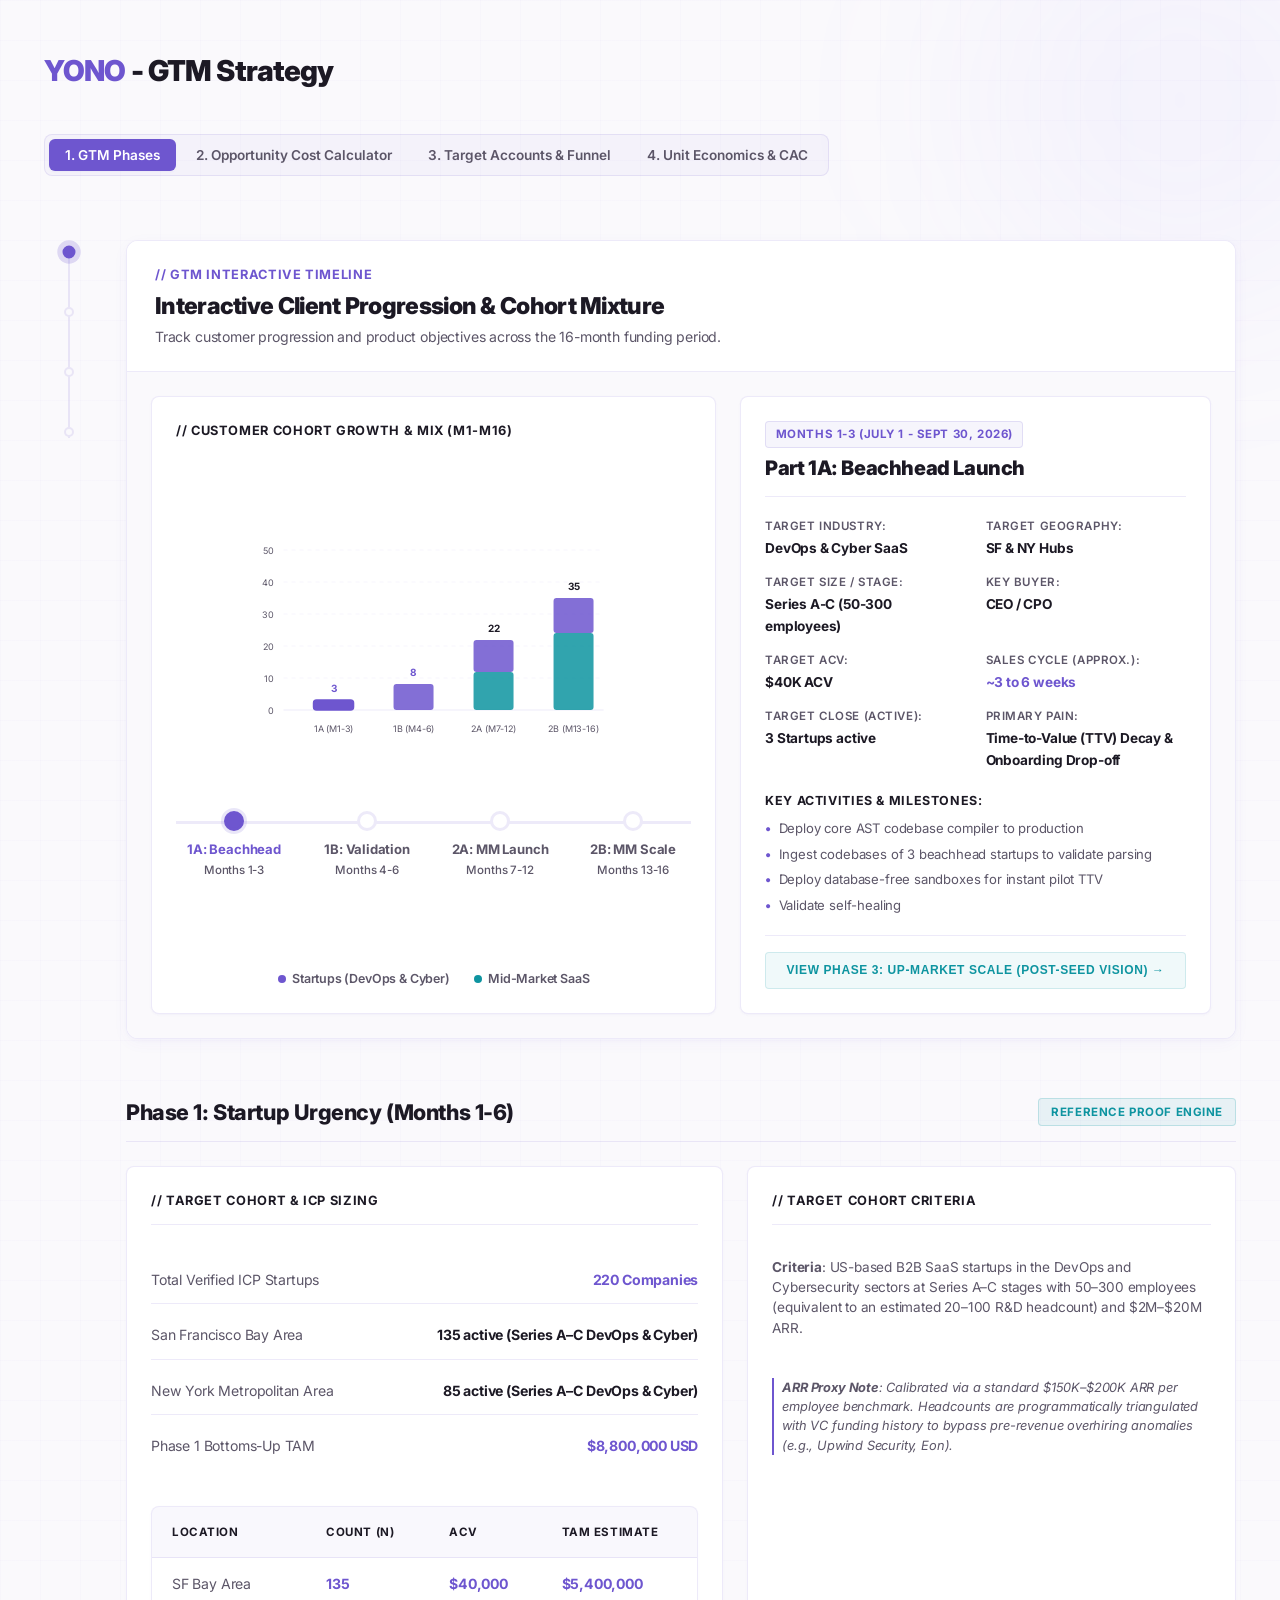
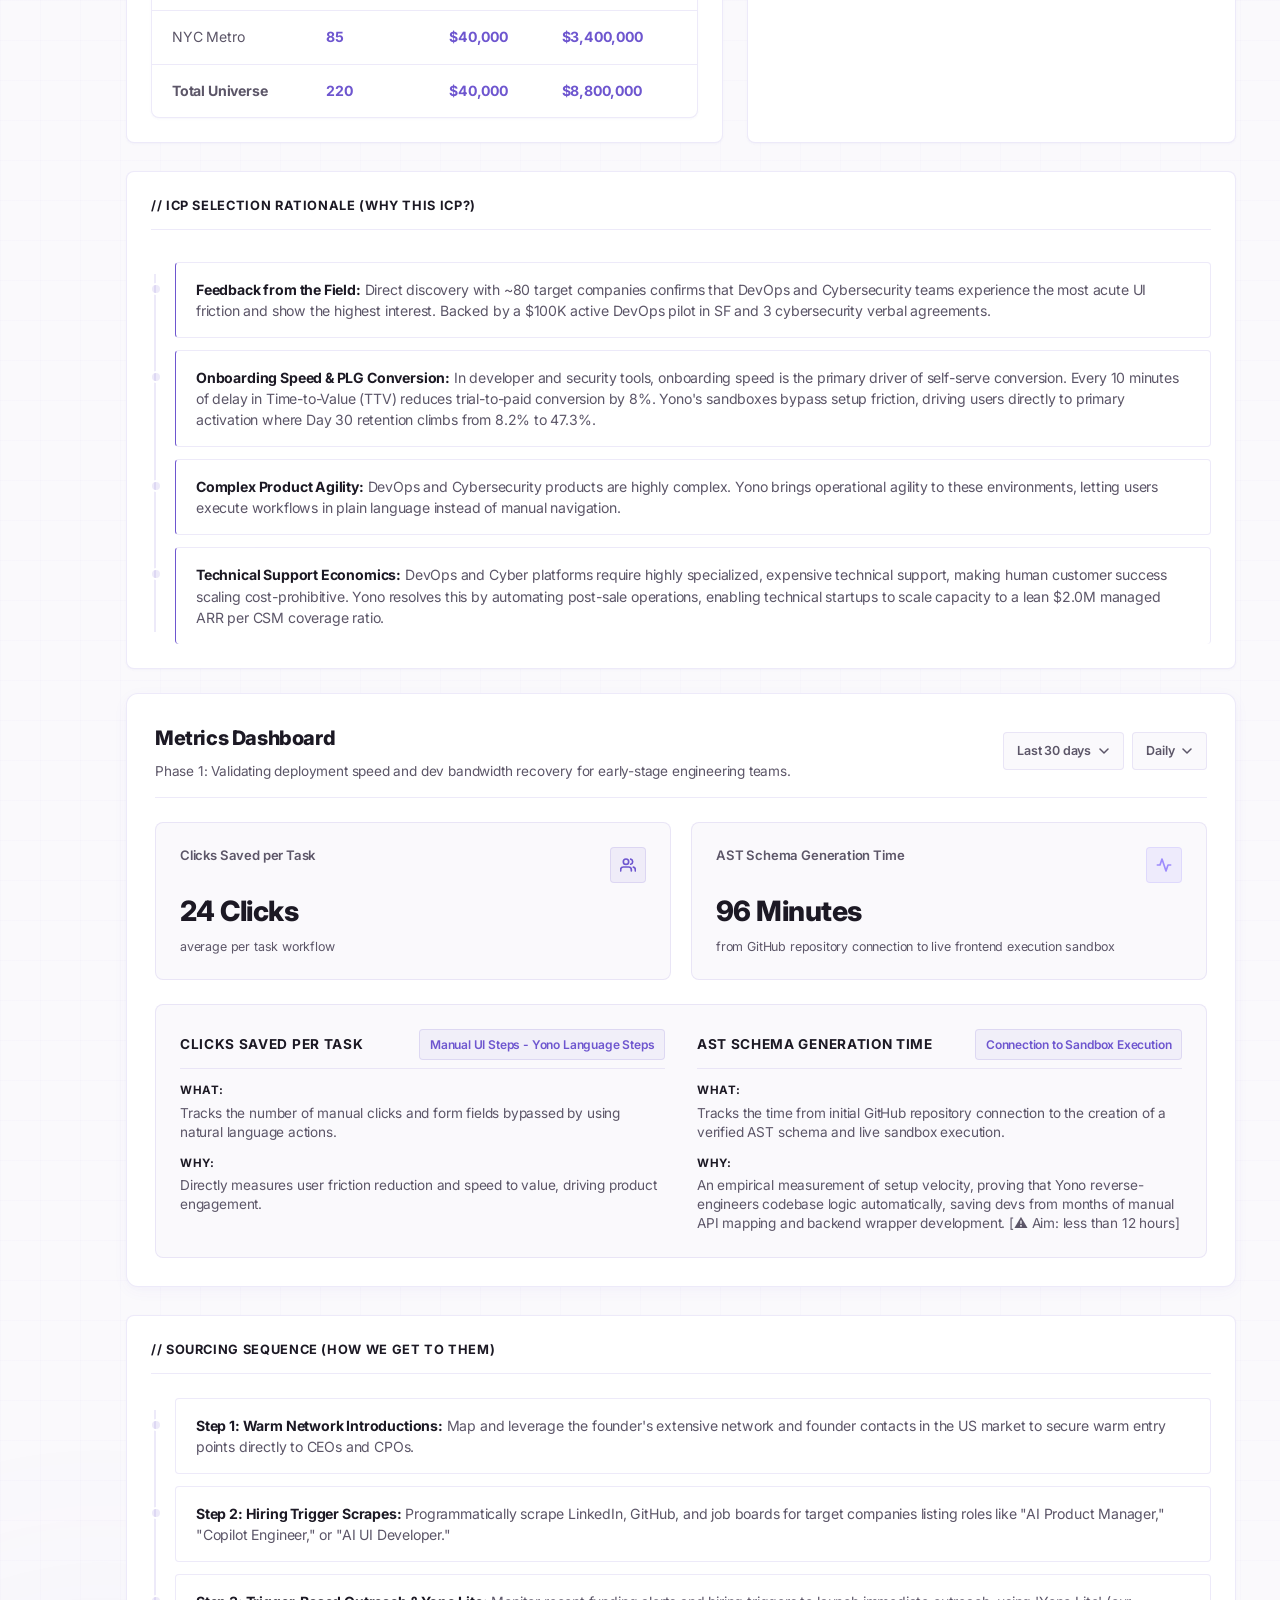
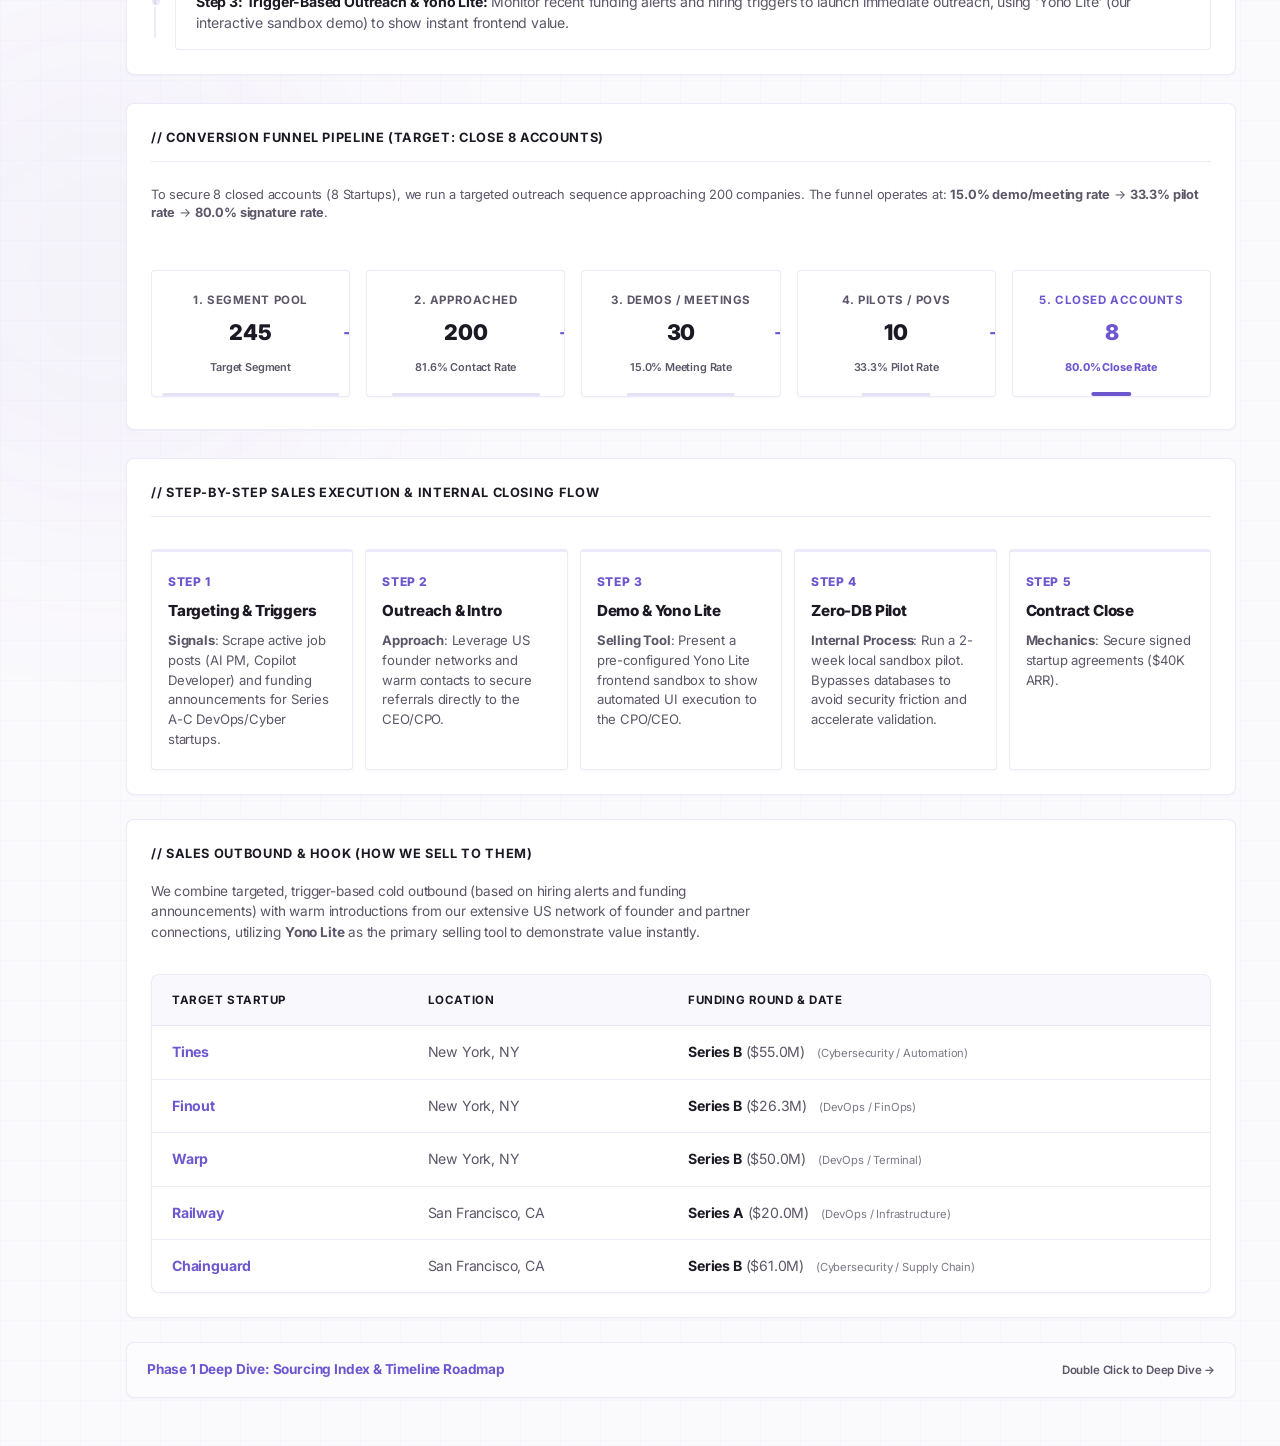
<file: Yono_GTM_Playbook_v2.html>
<!DOCTYPE html>
<html lang="en">
<head>
    <meta charset="UTF-8">
    <meta name="viewport" content="width=device-width, initial-scale=1.0">
    <title>YONO - GTM Strategy</title>
    <meta name="description" content="YONO Go-To-Market Playbook detailing the stealth infrastructure layer for actionable interfaces, containing commercial strategy phases, target accounts, and opportunity cost calculations.">
    
    <!-- Google Fonts -->
    <link rel="preconnect" href="https://fonts.googleapis.com">
    <link rel="preconnect" href="https://fonts.gstatic.com" crossorigin>
    <link href="https://fonts.googleapis.com/css2?family=Inter:wght@400;500;600;700&family=JetBrains+Mono:wght@400;500;600;700;800&display=swap" rel="stylesheet">

        <style>
        /* CSS Variables - Premium Lavender Light Theme */
        :root {
            --color-bg: #FAF9FC; /* Modern crisp off-white with subtle lavender tint */
            --color-card: #FFFFFF; /* Clean white containers */
            --color-card-hover: #FCFBFF;
            --color-card-active: rgba(110, 86, 207, 0.05); /* Lavender brand tint */
            --color-text-primary: #1C1924; /* High-contrast soft black/charcoal */
            --color-text-secondary: #5C5668; /* Readable charcoal-lavender secondary text */
            --color-accent: #6E56CF; /* Chaos Lavender */
            --color-accent-hover: #9E8CFC; /* Chaos Light */
            --color-success: #0E94A0; /* Light-mode readable success teal */
            --color-warning: #CF351D; /* Light-mode readable warning red */
            --color-border: rgba(110, 86, 207, 0.12); /* 1px border value */
            --color-border-active: rgba(110, 86, 207, 0.35);
            
            --font-sans: 'Inter', -apple-system, BlinkMacSystemFont, "Segoe UI", Roboto, sans-serif;
            --font-mono: 'Inter', sans-serif; /* Standardizing on Inter for headings and layout */
            --radius-sm: 4px;
            --radius-md: 8px;
            --radius-lg: 12px;
            
            --shadow-sm: 0 1px 3px rgba(110, 86, 207, 0.03), 0 1px 2px rgba(110, 86, 207, 0.02);
            --shadow-md: 0 4px 16px rgba(110, 86, 207, 0.04), 0 2px 4px rgba(110, 86, 207, 0.02);
            --shadow-lg: 0 8px 32px rgba(110, 86, 207, 0.06), 0 4px 8px rgba(110, 86, 207, 0.03);
            --shadow-active: 0 0 0 3px rgba(110, 86, 207, 0.15);
        }

        /* Reset & Base Styles */
        * {
            box-sizing: border-box;
            margin: 0;
            padding: 0;
        }

        body {
            background-color: var(--color-bg);
            color: var(--color-text-primary);
            font-family: var(--font-sans);
            line-height: 1.6;
            -webkit-font-smoothing: antialiased;
            letter-spacing: -0.011em;
            position: relative;
            overflow-x: hidden;
        }

        /* Ambient Orbs */
        .ambient-orb-1 {
            position: absolute;
            top: -100px;
            right: -100px;
            width: 400px;
            height: 400px;
            background: rgba(158, 140, 252, 0.06);
            filter: blur(100px);
            border-radius: 50%;
            pointer-events: none;
            z-index: -1;
        }
        .ambient-orb-2 {
            position: absolute;
            bottom: 20%;
            left: -150px;
            width: 500px;
            height: 500px;
            background: rgba(110, 86, 207, 0.04);
            filter: blur(120px);
            border-radius: 50%;
            pointer-events: none;
            z-index: -1;
        }

        /* Fine Blueprint Grid */
        .tech-grid-bg {
            position: absolute;
            inset: 0;
            background-size: 40px 40px;
            background-image:
                linear-gradient(to right, rgba(110, 86, 207, 0.02) 1px, transparent 1px),
                linear-gradient(to bottom, rgba(110, 86, 207, 0.02) 1px, transparent 1px);
            pointer-events: none;
            z-index: -2;
        }

        /* Layout Grid */
        .doc-container {
            max-width: 1240px;
            width: 100%;
            margin: 0 auto;
            padding: 3rem 1.5rem;
            display: flex;
            flex-direction: column;
            gap: 2rem;
            position: relative;
        }

        /* Header block */
        header {
            border-bottom: 1px solid var(--color-border);
            padding-bottom: 1.5rem;
            display: flex;
            flex-direction: column;
            gap: 0.5rem;
        }

        .header-top {
            display: flex;
            justify-content: space-between;
            align-items: flex-end;
            flex-wrap: wrap;
            gap: 1rem;
        }

        .header-title-block {
            display: flex;
            flex-direction: column;
            gap: 0.25rem;
        }

        .header-title {
            font-size: 2rem;
            font-weight: 800;
            color: var(--color-text-primary);
            letter-spacing: -0.03em;
        }

        .header-subtitle {
            font-size: 0.95rem;
            color: var(--color-text-secondary);
            font-weight: 500;
        }

        /* Introductory Section Text */
        .section-intro {
            font-size: 1.05rem;
            color: var(--color-text-secondary);
            max-width: 70ch;
            line-height: 1.6;
            margin-bottom: 0.5rem;
        }

        /* Navigation Tabs (Premium Segmented Design) */
        .tab-nav {
            display: inline-flex;
            background-color: rgba(110, 86, 207, 0.04);
            border: 1px solid var(--color-border);
            padding: 4px;
            border-radius: var(--radius-md);
            gap: 4px;
            margin-bottom: 1rem;
            align-self: flex-start;
            overflow-x: auto;
            max-width: 100%;
        }

        .tab-btn {
            background: none;
            border: none;
            color: var(--color-text-secondary);
            font-family: var(--font-sans);
            font-size: 0.85rem;
            font-weight: 600;
            padding: 8px 16px;
            border-radius: calc(var(--radius-md) - 2px);
            cursor: pointer;
            white-space: nowrap;
            transition: all 0.2s cubic-bezier(0.4, 0, 0.2, 1);
        }

        .tab-btn:hover {
            color: var(--color-accent);
            background-color: rgba(110, 86, 207, 0.04);
        }

        .tab-btn.active {
            color: #FFFFFF;
            background-color: var(--color-accent);
            box-shadow: var(--shadow-sm);
        }

        /* Utility classes for tabs visibility */
        .tab-content.hidden {
            display: none !important;
        }

        /* Tab Content Section */
        .tab-content {
            display: flex;
            flex-direction: column;
            gap: 2rem;
            animation: fadeIn 0.3s ease-out;
        }

        @keyframes fadeIn {
            from { opacity: 0; transform: translateY(4px); }
            to { opacity: 1; transform: translateY(0); }
        }

        /* Metrics Dashboard styles (Redesigned as Premium Light-Mode Card) */
        .metrics-dashboard {
            background-color: var(--color-card);
            border: 1px solid var(--color-border);
            border-radius: var(--radius-lg);
            padding: 1.75rem;
            display: flex;
            flex-direction: column;
            gap: 1.5rem;
            color: var(--color-text-primary);
            box-shadow: var(--shadow-md);
            transition: box-shadow 0.2s ease;
        }

        .metrics-dashboard:hover {
            box-shadow: var(--shadow-lg);
        }

        .dashboard-header {
            display: flex;
            justify-content: space-between;
            align-items: center;
            flex-wrap: wrap;
            gap: 1rem;
            border-bottom: 1px solid var(--color-border);
            padding-bottom: 1rem;
        }

        .dashboard-title-block {
            display: flex;
            flex-direction: column;
            gap: 0.25rem;
        }

        .dashboard-title {
            font-size: 1.25rem;
            font-weight: 800;
            color: var(--color-text-primary);
            letter-spacing: -0.02em;
        }

        .dashboard-subtitle {
            font-size: 0.85rem;
            color: var(--color-text-secondary);
            line-height: 1.4;
        }

        .dashboard-controls {
            display: flex;
            gap: 0.5rem;
            align-items: center;
        }

        .simulated-dropdown {
            background-color: var(--color-bg);
            border: 1px solid var(--color-border);
            border-radius: var(--radius-sm);
            padding: 0.5rem 0.85rem;
            display: flex;
            align-items: center;
            gap: 0.5rem;
            color: var(--color-text-secondary);
            font-size: 0.78rem;
            font-weight: 600;
            cursor: pointer;
            user-select: none;
            transition: all 0.15s ease;
        }

        .simulated-dropdown:hover {
            border-color: var(--color-accent);
            color: var(--color-accent);
            background-color: #FFFFFF;
        }

        /* Metrics Cards Grid */
        .metrics-grid {
            display: grid;
            grid-template-columns: repeat(2, 1fr);
            gap: 1.25rem;
        }

        @media (max-width: 768px) {
            .metrics-grid {
                grid-template-columns: 1fr;
            }
        }

        .metric-card {
            background-color: var(--color-bg);
            border: 1px solid var(--color-border);
            border-radius: var(--radius-md);
            padding: 1.5rem;
            display: flex;
            flex-direction: column;
            gap: 0.5rem;
            transition: all 0.25s cubic-bezier(0.4, 0, 0.2, 1);
        }

        .metric-card:hover {
            border-color: var(--color-accent);
            background-color: #FFFFFF;
            transform: translateY(-2px);
            box-shadow: var(--shadow-md);
        }

        .metric-card-top {
            display: flex;
            justify-content: space-between;
            align-items: flex-start;
            gap: 0.5rem;
        }

        .metric-label {
            font-size: 0.82rem;
            color: var(--color-text-secondary);
            font-weight: 600;
            line-height: 1.3;
        }

        .metric-value {
            font-size: 1.75rem;
            font-weight: 800;
            color: var(--color-text-primary);
            line-height: 1.2;
            margin-top: 0.25rem;
            letter-spacing: -0.02em;
        }

        .metric-subtext {
            font-size: 0.78rem;
            color: var(--color-text-secondary);
            margin-top: 0.1rem;
            line-height: 1.4;
        }

        .metric-icon-wrapper {
            width: 2.25rem;
            height: 2.25rem;
            border-radius: var(--radius-sm);
            display: flex;
            align-items: center;
            justify-content: center;
            flex-shrink: 0;
            background-color: rgba(110, 86, 207, 0.08);
            color: var(--color-accent);
            border: 1px solid rgba(110, 86, 207, 0.15);
        }

        .metric-icon-wrapper.purple {
            background-color: rgba(158, 140, 252, 0.12);
            color: var(--color-accent-hover);
            border: 1px solid rgba(158, 140, 252, 0.2);
        }

        /* Metric Explanation Details Panel */
        .metric-details-panel {
            background-color: var(--color-bg);
            border: 1px solid var(--color-border);
            border-radius: var(--radius-md);
            padding: 1.5rem;
            display: flex;
            flex-direction: column;
            gap: 1.25rem;
        }

        .details-panel-grid {
            display: grid;
            grid-template-columns: 1fr 1fr;
            gap: 2rem;
        }

        @media (max-width: 768px) {
            .details-panel-grid {
                grid-template-columns: 1fr;
                gap: 1.25rem;
            }
        }

        .details-column {
            display: flex;
            flex-direction: column;
            gap: 0.75rem;
        }

        .details-column-header {
            display: flex;
            justify-content: space-between;
            align-items: center;
            flex-wrap: wrap;
            gap: 0.5rem;
            border-bottom: 1px solid var(--color-border);
            padding-bottom: 0.5rem;
        }

        .details-metric-name {
            font-size: 0.85rem;
            font-weight: 700;
            color: var(--color-text-primary);
            text-transform: uppercase;
            letter-spacing: 0.05em;
        }

        .details-panel-formula {
            font-size: 0.75rem;
            font-weight: 600;
            color: var(--color-accent);
            background-color: rgba(110, 86, 207, 0.06);
            padding: 0.3rem 0.6rem;
            border-radius: var(--radius-sm);
            border: 1px solid rgba(110, 86, 207, 0.15);
        }

        .details-panel-item {
            display: flex;
            flex-direction: column;
            gap: 0.25rem;
        }

        .details-panel-item strong {
            font-size: 0.72rem;
            color: var(--color-text-primary);
            text-transform: uppercase;
            letter-spacing: 0.05em;
        }

        .details-panel-item span {
            font-size: 0.85rem;
            color: var(--color-text-secondary);
            line-height: 1.4;
        }

        /* Phase Grid & Cards */
        .phase-grid {
            display: grid;
            grid-template-columns: 2fr 2fr 1fr;
            gap: 1.25rem;
        }

        @media (max-width: 768px) {
            .phase-grid {
                grid-template-columns: 1fr;
            }
        }

        .phase-card {
            background-color: var(--color-card);
            border: 1px solid var(--color-border);
            border-radius: var(--radius-md);
            padding: 1.5rem;
            cursor: pointer;
            display: flex;
            flex-direction: column;
            justify-content: flex-start;
            gap: 1.25rem;
            height: 100%;
            box-shadow: var(--shadow-sm);
            transition: all 0.2s cubic-bezier(0.4, 0, 0.2, 1);
        }

        .phase-card:hover {
            border-color: var(--color-accent-hover);
            transform: translateY(-2px);
            box-shadow: var(--shadow-md);
        }

        .phase-card.active {
            border-color: var(--color-accent);
            background-color: var(--color-card-active);
            box-shadow: var(--shadow-md);
        }

        .phase-card-header {
            display: flex;
            flex-direction: column;
            gap: 0.15rem;
        }

        .phase-card-eyebrow {
            font-size: 0.8rem;
            color: var(--color-text-secondary);
            font-weight: 600;
        }

        .phase-card.active .phase-card-eyebrow {
            color: var(--color-accent);
        }

        .phase-card-title {
            font-weight: 800;
            font-size: 1.25rem;
            color: var(--color-text-primary);
            letter-spacing: -0.02em;
        }

        .phase-card-time {
            font-size: 0.85rem;
            color: var(--color-text-secondary);
            font-weight: 500;
        }

        /* Card Profile Summary Block */
        .phase-card-profile {
            display: grid;
            grid-template-columns: auto 1fr;
            gap: 0.4rem 0.75rem;
            border-top: 1px solid var(--color-border);
            border-bottom: 1px solid var(--color-border);
            padding: 0.75rem 0;
        }

        .profile-row {
            display: contents;
        }

        .profile-row strong {
            font-size: 0.82rem;
            color: var(--color-text-primary);
            font-weight: 700;
            white-space: nowrap;
        }

        .profile-row span {
            font-size: 0.82rem;
            color: var(--color-text-secondary);
            line-height: 1.35;
        }

        .phase-card-action {
            margin-top: auto; /* Pushes action to card bottom */
            font-size: 0.75rem;
            font-weight: 700;
            color: var(--color-text-secondary);
            text-transform: uppercase;
            letter-spacing: 0.05em;
            transition: color 0.15s ease;
        }

        .phase-card.active .phase-card-action {
            color: var(--color-accent);
        }

        /* Detail Sections */
        .phase-details {
            display: flex;
            flex-direction: column;
            gap: 1.5rem;
        }

        .phase-details.hidden {
            display: none !important;
        }

        .details-header {
            border-bottom: 1px solid var(--color-border);
            padding-bottom: 0.75rem;
            display: flex;
            justify-content: space-between;
            align-items: center;
        }

        .details-title {
            font-size: 1.35rem;
            font-weight: 800;
            color: var(--color-text-primary);
            letter-spacing: -0.02em;
        }

        .details-badge {
            font-size: 0.72rem;
            font-weight: 700;
            color: var(--color-success);
            background-color: rgba(14, 148, 160, 0.08);
            border: 1px solid rgba(14, 148, 160, 0.2);
            padding: 0.25rem 0.75rem;
            border-radius: var(--radius-sm);
            text-transform: uppercase;
            letter-spacing: 0.05em;
        }

        /* Persona Grid & Cards */
        .persona-grid {
            display: grid;
            grid-template-columns: repeat(3, 1fr);
            gap: 1.25rem;
        }

        @media (max-width: 768px) {
            .persona-grid {
                grid-template-columns: 1fr;
            }
        }

        .persona-card {
            background-color: var(--color-card);
            border: 1px solid var(--color-border);
            border-radius: var(--radius-md);
            padding: 1.5rem;
            display: flex;
            flex-direction: column;
            gap: 0.75rem;
            box-shadow: var(--shadow-sm);
            transition: all 0.2s ease;
        }

        .persona-card:hover {
            transform: translateY(-2px);
            box-shadow: var(--shadow-md);
            border-color: var(--color-accent-hover);
        }

        .persona-role {
            font-size: 0.8rem;
            color: var(--color-text-secondary);
            font-weight: 600;
        }

        .persona-title-block {
            display: flex;
            flex-direction: column;
            gap: 0.15rem;
        }

        .persona-name {
            font-size: 1.15rem;
            font-weight: 800;
            color: var(--color-text-primary);
            letter-spacing: -0.02em;
        }

        .persona-focus {
            font-size: 0.78rem;
            color: var(--color-accent);
            font-weight: 700;
        }

        .persona-list {
            list-style: none;
            display: flex;
            flex-direction: column;
            gap: 0.5rem;
        }

        .persona-list-item {
            font-size: 0.88rem;
            color: var(--color-text-secondary);
            line-height: 1.5;
            padding-left: 0.85rem;
            position: relative;
        }

        .persona-list-item::before {
            content: "";
            width: 5px;
            height: 5px;
            border-radius: 50%;
            background-color: var(--color-accent);
            position: absolute;
            left: 0;
            top: 7px;
        }

        /* Decision Chain section */
        .decision-chain-box {
            background-color: var(--color-card);
            border: 1px solid var(--color-border);
            border-radius: var(--radius-md);
            padding: 1.5rem;
            display: flex;
            flex-direction: column;
            gap: 1rem;
            box-shadow: var(--shadow-sm);
        }

        .decision-chain-title {
            font-size: 0.8rem;
            font-weight: 700;
            text-transform: uppercase;
            letter-spacing: 0.05em;
            color: var(--color-text-primary);
        }

        .decision-flow-steps {
            position: relative;
            padding-left: 1.5rem;
            display: flex;
            flex-direction: column;
            gap: 0.75rem;
        }

        .decision-flow-steps::before {
            content: '';
            position: absolute;
            left: 3px;
            top: 0.75rem;
            bottom: 0.75rem;
            width: 2px;
            background-color: var(--color-border);
            z-index: 1;
        }

        .decision-step {
            position: relative;
            font-size: 0.88rem;
            color: var(--color-text-secondary);
            line-height: 1.5;
            padding: 1rem 1.25rem;
            border: 1px solid var(--color-border);
            border-radius: var(--radius-sm);
            background-color: var(--color-card);
            transition: all 0.2s ease;
            z-index: 2;
        }

        .decision-step::before {
            content: '';
            position: absolute;
            left: calc(-1.5rem - 2px);
            top: 1.25rem;
            width: 8px;
            height: 8px;
            border-radius: 50%;
            background-color: var(--color-border);
            border: 2px solid var(--color-card);
            transition: all 0.2s ease;
        }

        .decision-step:hover {
            border-color: var(--color-accent);
            background-color: var(--color-card-active);
        }

        .decision-step:hover::before {
            background-color: var(--color-accent);
            transform: scale(1.25);
        }

        .decision-step strong {
            color: var(--color-text-primary);
        }

        /* Layered Deep Dive Drawer */
        details.deep-dive-drawer {
            border: 1px solid var(--color-border);
            border-radius: var(--radius-md);
            background-color: var(--color-card);
            overflow: hidden;
            box-shadow: var(--shadow-sm);
            transition: all 0.2s ease;
        }

        details.deep-dive-drawer[open] {
            border-color: var(--color-accent);
        }

        summary.deep-dive-summary {
            padding: 1rem 1.25rem;
            font-size: 0.85rem;
            font-weight: 700;
            color: var(--color-accent);
            cursor: pointer;
            list-style: none;
            display: flex;
            justify-content: space-between;
            align-items: center;
            user-select: none;
            background-color: rgba(110, 86, 207, 0.02);
            transition: background 0.15s ease;
        }

        summary.deep-dive-summary:hover {
            background-color: rgba(110, 86, 207, 0.05);
            color: var(--color-accent-hover);
        }

        summary.deep-dive-summary::-webkit-details-marker {
            display: none;
        }

        summary.deep-dive-summary::after {
            content: "Double Click to Deep Dive →";
            font-size: 0.72rem;
            font-weight: 600;
            color: var(--color-text-secondary);
        }

        details[open] summary.deep-dive-summary::after {
            content: "Click to Collapse ←";
            color: var(--color-accent);
        }

        .deep-dive-inner {
            padding: 1.5rem;
            border-top: 1px solid var(--color-border);
            background-color: var(--color-bg);
            display: flex;
            flex-direction: column;
            gap: 1.5rem;
        }

        /* Text block narrative elements */
        .narrative-block {
            display: flex;
            flex-direction: column;
            gap: 0.5rem;
        }

        .narrative-title {
            font-size: 0.8rem;
            font-weight: 700;
            text-transform: uppercase;
            letter-spacing: 0.05em;
            color: var(--color-text-primary);
        }

        .narrative-text {
            font-size: 0.92rem;
            color: var(--color-text-secondary);
            line-height: 1.6;
            max-width: 70ch;
        }

        /* Tables formatting */
        .table-wrapper {
            overflow-x: auto;
            border: 1px solid var(--color-border);
            border-radius: var(--radius-md);
            background-color: var(--color-card);
            box-shadow: var(--shadow-sm);
        }

        table {
            width: 100%;
            border-collapse: collapse;
            font-size: 0.88rem;
            text-align: left;
        }

        th, td {
            padding: 1rem 1.25rem;
            border-bottom: 1px solid var(--color-border);
        }

        tr:last-child td {
            border-bottom: none;
        }

        th {
            background-color: rgba(110, 86, 207, 0.04);
            font-weight: 700;
            color: var(--color-text-primary);
            text-transform: uppercase;
            font-size: 0.72rem;
            letter-spacing: 0.05em;
        }

        td {
            color: var(--color-text-secondary);
            line-height: 1.45;
        }

        td.highlight-mono {
            font-weight: 700;
            color: var(--color-accent);
        }

        td strong {
            color: var(--color-text-primary);
        }

        /* Calculator Layout */
        .calc-grid {
            display: grid;
            grid-template-columns: 1.1fr 0.9fr;
            gap: 1.5rem;
        }

        @media (max-width: 768px) {
            .calc-grid {
                grid-template-columns: 1fr;
            }
        }

        .calc-card {
            background-color: var(--color-card);
            border: 1px solid var(--color-border);
            border-radius: var(--radius-md);
            padding: 1.5rem;
            display: flex;
            flex-direction: column;
            gap: 1.5rem;
            box-shadow: var(--shadow-sm);
        }

        .calc-title {
            font-size: 0.8rem;
            font-weight: 700;
            text-transform: uppercase;
            letter-spacing: 0.05em;
            border-bottom: 1px solid var(--color-border);
            padding-bottom: 0.75rem;
            color: var(--color-text-primary);
        }

        .control-group {
            display: flex;
            flex-direction: column;
            gap: 0.75rem;
        }

        .slider-label-row {
            display: flex;
            justify-content: space-between;
            font-size: 0.85rem;
            font-weight: 700;
            color: var(--color-text-primary);
        }

        .slider-val {
            color: var(--color-accent);
        }

        input[type="range"] {
            -webkit-appearance: none;
            width: 100%;
            height: 6px;
            background: rgba(110, 86, 207, 0.08);
            border-radius: 3px;
            outline: none;
        }

        input[type="range"]::-webkit-slider-thumb {
            -webkit-appearance: none;
            width: 16px;
            height: 16px;
            background: var(--color-accent);
            border-radius: 50%;
            cursor: pointer;
            box-shadow: 0 2px 4px rgba(110, 86, 207, 0.2);
            transition: background 0.15s ease, transform 0.1s ease;
        }

        input[type="range"]::-webkit-slider-thumb:hover {
            transform: scale(1.15);
            background: var(--color-accent-hover);
        }

        input[type="range"]::-moz-range-thumb {
            width: 16px;
            height: 16px;
            background: var(--color-accent);
            border: none;
            border-radius: 50%;
            cursor: pointer;
            box-shadow: 0 2px 4px rgba(110, 86, 207, 0.2);
            transition: background 0.15s ease, transform 0.1s ease;
        }

        input[type="range"]::-moz-range-thumb:hover {
            transform: scale(1.15);
            background: var(--color-accent-hover);
        }

        .slider-bounds {
            display: flex;
            justify-content: space-between;
            font-size: 0.72rem;
            color: var(--color-text-secondary);
            font-weight: 600;
        }

        .result-rows {
            display: flex;
            flex-direction: column;
        }

        .result-row {
            display: flex;
            justify-content: space-between;
            padding: 0.75rem 0;
            border-bottom: 1px solid var(--color-border);
            font-size: 0.88rem;
            color: var(--color-text-secondary);
        }

        .result-row.highlight {
            border-bottom-color: var(--color-border-active);
            padding-top: 1rem;
            padding-bottom: 1rem;
        }

        .result-val {
            font-weight: 700;
            color: var(--color-text-primary);
        }

        .result-val.success {
            color: var(--color-success);
        }

        .result-val.warning {
            color: var(--color-warning);
        }

        /* Partner Matrix */
        .partner-grid {
            display: grid;
            grid-template-columns: repeat(2, 1fr);
            gap: 1.5rem;
        }

        @media (max-width: 768px) {
            .partner-grid {
                grid-template-columns: 1fr;
            }
        }

        .partner-card {
            background-color: var(--color-card);
            border: 1px solid var(--color-border);
            border-radius: var(--radius-md);
            padding: 1.5rem;
            display: flex;
            flex-direction: column;
            gap: 1rem;
            box-shadow: var(--shadow-sm);
        }

        .partner-header {
            display: flex;
            justify-content: space-between;
            align-items: center;
            border-bottom: 1px solid var(--color-border);
            padding-bottom: 0.75rem;
        }

        .partner-name {
            font-size: 1.1rem;
            font-weight: 800;
            color: var(--color-text-primary);
        }

        .partner-badge {
            font-size: 0.72rem;
            color: var(--color-accent);
            background-color: rgba(110, 86, 207, 0.06);
            border: 1px solid rgba(110, 86, 207, 0.15);
            padding: 0.2rem 0.6rem;
            border-radius: var(--radius-sm);
            text-transform: uppercase;
            font-weight: 700;
        }

        .partner-list {
            list-style: none;
            display: flex;
            flex-direction: column;
            gap: 0.85rem;
        }

        .partner-item {
            display: flex;
            flex-direction: column;
            gap: 0.2rem;
        }

        .partner-topic {
            font-size: 0.78rem;
            color: var(--color-text-primary);
            text-transform: uppercase;
            letter-spacing: 0.05em;
            font-weight: 700;
        }

        .partner-pitch {
            font-size: 0.88rem;
            color: var(--color-text-secondary);
            line-height: 1.5;
        }

        /* Funnel and Process Pipeline Styles */
        .funnel-container {
            display: flex;
            align-items: center;
            justify-content: space-between;
            gap: 1rem;
            margin-top: 0.5rem;
            overflow-x: auto;
            padding: 0.5rem 0;
        }
        .funnel-stage {
            flex: 1;
            background-color: var(--color-card);
            border: 1px solid var(--color-border);
            border-radius: var(--radius-sm);
            padding: 1.25rem 0.75rem;
            text-align: center;
            display: flex;
            flex-direction: column;
            gap: 0.35rem;
            min-width: 115px;
            position: relative;
            overflow: hidden;
            box-shadow: var(--shadow-sm);
        }
        .funnel-stage:not(:last-child)::after {
            content: "→";
            position: absolute;
            right: -10px;
            top: 50%;
            transform: translateY(-50%);
            color: var(--color-accent);
            font-weight: 700;
            font-size: 1.15rem;
            z-index: 2;
        }
        .funnel-stage::before {
            content: '';
            position: absolute;
            bottom: 0;
            left: 50%;
            transform: translateX(-50%);
            height: 3px;
            background-color: var(--color-border-active);
            border-radius: 2px;
            opacity: 0.5;
            transition: all 0.2s ease;
        }
        .funnel-stage:nth-child(1)::before { width: 90%; }
        .funnel-stage:nth-child(2)::before { width: 75%; }
        .funnel-stage:nth-child(3)::before { width: 55%; }
        .funnel-stage:nth-child(4)::before { width: 35%; }
        .funnel-stage:nth-child(5)::before { width: 20%; }
        .funnel-stage:nth-child(6)::before { width: 10%; }
        
        .funnel-stage.closed::before {
            background-color: var(--color-accent);
            opacity: 1;
            height: 4px;
        }
        @media (max-width: 768px) {
            .funnel-container {
                flex-direction: column;
                align-items: stretch;
                gap: 1.5rem;
            }
            .funnel-stage:not(:last-child)::after {
                content: "↓";
                right: auto;
                left: 50%;
                bottom: -18px;
                top: auto;
                transform: translateX(-50%);
            }
        }
        .funnel-stage-name {
            font-size: 0.72rem;
            color: var(--color-text-secondary);
            text-transform: uppercase;
            letter-spacing: 0.05em;
            font-weight: 700;
        }
        .funnel-stage.closed .funnel-stage-name {
            color: var(--color-accent);
        }
        .funnel-stage-value {
            font-size: 1.35rem;
            font-weight: 850;
            color: var(--color-text-primary);
        }
        .funnel-stage.closed .funnel-stage-value {
            color: var(--color-accent);
        }
        .funnel-stage-conversion {
            font-size: 0.68rem;
            color: var(--color-text-secondary);
            display: block;
            margin: 0.25rem auto 0 auto;
            font-weight: 600;
        }
        .funnel-stage.closed .funnel-stage-conversion {
            color: var(--color-accent);
            font-weight: 750;
        }
        .process-flow {
            display: grid;
            grid-template-columns: repeat(5, 1fr);
            gap: 0.75rem;
            margin-top: 0.5rem;
        }
        @media (max-width: 1024px) {
            .process-flow {
                grid-template-columns: repeat(3, 1fr);
            }
        }
        @media (max-width: 768px) {
            .process-flow {
                grid-template-columns: 1fr;
            }
        }
        .process-step {
            background-color: var(--color-card);
            border: 1px solid var(--color-border);
            border-top: 3px solid var(--color-border);
            border-radius: var(--radius-sm);
            padding: 1.25rem 1rem;
            display: flex;
            flex-direction: column;
            gap: 0.5rem;
            box-shadow: var(--shadow-sm);
            transition: all 0.2s ease;
        }
        .process-step:hover {
            border-top-color: var(--color-accent);
            border-color: var(--color-accent) var(--color-border) var(--color-border) var(--color-border);
            transform: translateY(-1px);
        }
        .process-step-num {
            font-size: 0.75rem;
            font-weight: 800;
            color: var(--color-accent);
            text-transform: uppercase;
            letter-spacing: 0.05em;
        }
        .process-step-title {
            font-size: 0.95rem;
            font-weight: 800;
            color: var(--color-text-primary);
        }
        .process-step-desc {
            font-size: 0.82rem;
            color: var(--color-text-secondary);
            line-height: 1.5;
        }

        /* Style the inline grid items in Phase 3 */
        div[style*="grid-template-columns: repeat(3, 1fr)"] > div {
            border-top: 3px solid var(--color-border) !important;
            transition: all 0.2s ease;
        }

        div[style*="grid-template-columns: repeat(3, 1fr)"] > div:hover {
            border-top-color: var(--color-accent) !important;
            border-color: var(--color-accent) var(--color-border) var(--color-border) var(--color-border) !important;
        }

        /* Interactive Timeline & Chart Container Styles */
        .timeline-section-container {
            background-color: var(--color-card);
            border: 1px solid var(--color-border);
            border-radius: var(--radius-lg);
            overflow: hidden;
            display: flex;
            flex-direction: column;
            margin-bottom: 1.5rem;
            box-shadow: var(--shadow-md);
            transition: all 0.2s ease;
        }
        .timeline-section-container:hover {
            box-shadow: var(--shadow-lg);
        }
        .timeline-card-header {
            padding: 1.5rem 1.75rem;
            display: flex;
            justify-content: space-between;
            align-items: center;
            user-select: none;
            background-color: #FFFFFF;
            border-bottom: 1px solid var(--color-border);
        }
        .timeline-header-text {
            display: flex;
            flex-direction: column;
            gap: 0.15rem;
        }
        .timeline-eyebrow {
            font-size: 0.8rem;
            color: var(--color-accent);
            font-weight: 700;
            text-transform: uppercase;
            letter-spacing: 0.05em;
        }
        .timeline-heading {
            font-size: 1.45rem;
            font-weight: 850;
            color: var(--color-text-primary);
            margin: 0;
            letter-spacing: -0.03em;
        }
        .timeline-subheading {
            font-size: 0.88rem;
            color: var(--color-text-secondary);
            margin: 0;
            line-height: 1.4;
        }
        .timeline-toggle-btn {
            background: rgba(110, 86, 207, 0.06);
            border: 1px solid var(--color-border);
            color: var(--color-accent);
            font-size: 0.78rem;
            font-weight: 700;
            padding: 0.55rem 1.15rem;
            border-radius: var(--radius-sm);
            display: flex;
            align-items: center;
            gap: 0.5rem;
            cursor: pointer;
            transition: all 0.15s ease;
        }
        .timeline-toggle-btn:hover {
            background-color: rgba(110, 86, 207, 0.12);
            border-color: var(--color-accent);
        }
        .toggle-arrow {
            transition: transform 0.2s ease;
        }
        .timeline-stepper-wrapper {
            padding: 1.5rem 2rem;
            background-color: #FFFFFF;
            border-bottom: 1px solid var(--color-border);
        }
        .timeline-stepper {
            display: flex;
            justify-content: space-between;
            align-items: center;
            position: relative;
            width: 100%;
            max-width: 100%;
            margin: 0 auto;
        }
        .stepper-line {
            position: absolute;
            top: 10px;
            left: 0;
            right: 0;
            height: 3px;
            background-color: var(--color-border);
            z-index: 1;
        }
        .step-dot {
            display: flex;
            flex-direction: column;
            align-items: center;
            position: relative;
            z-index: 2;
            cursor: pointer;
            width: 25%;
            min-width: 80px;
            max-width: 100px;
            text-align: center;
        }
        .dot-inner {
            width: 20px;
            height: 20px;
            border-radius: 50%;
            background-color: #FFFFFF;
            border: 3px solid var(--color-border);
            transition: all 0.2s ease;
            margin-bottom: 0.5rem;
            box-shadow: 0 0 0 2px transparent;
        }
        .step-dot:hover .dot-inner {
            border-color: var(--color-accent-hover);
        }
        .step-dot.active .dot-inner {
            border-color: var(--color-accent);
            background-color: var(--color-accent);
            box-shadow: 0 0 0 3px rgba(110, 86, 207, 0.15);
        }
        .step-label {
            font-size: 0.82rem;
            font-weight: 700;
            color: var(--color-text-secondary);
            transition: color 0.2s ease;
            display: block;
        }
        .step-dot.active .step-label {
            color: var(--color-accent);
        }
        .step-date {
            font-size: 0.72rem;
            color: var(--color-text-secondary);
            display: block;
            margin-top: 0.1rem;
            font-weight: 500;
        }
        .timeline-drawer-content {
            transition: max-height 0.35s cubic-bezier(0.4, 0, 0.2, 1), opacity 0.3s ease-in-out;
            max-height: 2000px;
            opacity: 1;
            overflow: hidden;
        }
        .timeline-drawer-content.collapsed {
            max-height: 0;
            opacity: 0;
            pointer-events: none;
        }
        .timeline-grid-layout {
            display: grid;
            grid-template-columns: 1.2fr 1fr;
            gap: 1.5rem;
            padding: 1.5rem;
            background-color: var(--color-bg);
        }
        .chart-container-card {
            background: #FFFFFF;
            border: 1px solid var(--color-border);
            border-radius: var(--radius-md);
            padding: 1.5rem;
            display: flex;
            flex-direction: column;
            justify-content: space-between;
            box-shadow: var(--shadow-sm);
        }
        .chart-title-header {
            font-size: 0.8rem;
            color: var(--color-text-primary);
            font-weight: 700;
            margin: 0 0 1rem 0;
            text-transform: uppercase;
            letter-spacing: 0.05em;
        }
        .chart-wrapper {
            display: flex;
            justify-content: center;
            align-items: center;
            min-height: 240px;
        }
        .stacked-bar-svg {
            overflow: visible;
        }
        .bar-group {
            cursor: pointer;
        }
        .bar-group rect {
            transition: opacity 0.2s ease, transform 0.2s ease;
            transform-origin: bottom;
        }
        .bar-group:hover rect {
            opacity: 1 !important;
        }
        .bar-group.active rect {
            opacity: 1 !important;
            stroke: var(--color-accent);
            stroke-width: 1.5px;
        }
        .chart-legend {
            display: flex;
            justify-content: center;
            gap: 1.5rem;
            margin-top: 1.25rem;
        }
        .legend-item {
            display: flex;
            align-items: center;
            gap: 0.4rem;
            font-size: 0.78rem;
            font-weight: 600;
            color: var(--color-text-secondary);
        }
        .legend-color-dot {
            width: 8px;
            height: 8px;
            border-radius: 50%;
            display: inline-block;
        }
        .legend-color-dot.startups {
            background-color: var(--color-accent);
        }
        .legend-color-dot.midmarket {
            background-color: var(--color-success);
        }
        .details-container-card {
            display: flex;
            flex-direction: column;
            height: 100%;
        }

        /* Subphase details card inside the timeline grid */
        .subphase-details-card {
            background-color: var(--color-card);
            border: 1px solid var(--color-border);
            border-radius: var(--radius-md);
            padding: 1.5rem;
            display: flex;
            flex-direction: column;
            gap: 1.25rem;
            height: 100%;
            box-shadow: var(--shadow-sm);
        }

        .subphase-card-header {
            display: flex;
            flex-direction: column;
            gap: 0.25rem;
            border-bottom: 1px solid var(--color-border);
            padding-bottom: 0.75rem;
        }

        .subphase-badge {
            align-self: flex-start;
            font-size: 0.72rem;
            font-weight: 700;
            color: var(--color-accent);
            background-color: rgba(110, 86, 207, 0.06);
            border: 1px solid rgba(110, 86, 207, 0.15);
            padding: 0.2rem 0.6rem;
            border-radius: var(--radius-sm);
            text-transform: uppercase;
            letter-spacing: 0.05em;
        }

        .subphase-title {
            font-size: 1.25rem;
            font-weight: 850;
            color: var(--color-text-primary);
            letter-spacing: -0.02em;
        }

        .subphase-meta-grid {
            display: grid;
            grid-template-columns: 1fr 1fr;
            gap: 0.85rem 1.25rem;
        }

        @media (max-width: 480px) {
            .subphase-meta-grid {
                grid-template-columns: 1fr;
            }
        }

        .meta-item {
            display: flex;
            flex-direction: column;
            gap: 0.15rem;
        }

        .meta-label {
            font-size: 0.72rem;
            color: var(--color-text-secondary);
            font-weight: 600;
            text-transform: uppercase;
            letter-spacing: 0.05em;
        }

        .meta-value {
            font-size: 0.85rem;
            font-weight: 700;
            color: var(--color-text-primary);
        }

        .subphase-activities-section {
            display: flex;
            flex-direction: column;
            gap: 0.5rem;
        }

        .activities-title {
            font-size: 0.78rem;
            font-weight: 700;
            text-transform: uppercase;
            letter-spacing: 0.05em;
            color: var(--color-text-primary);
        }

        .activities-list {
            list-style: none;
            display: flex;
            flex-direction: column;
            gap: 0.4rem;
        }

        .activities-list-item {
            font-size: 0.82rem;
            color: var(--color-text-secondary);
            line-height: 1.45;
            padding-left: 0.85rem;
            position: relative;
        }

        .activities-list-item::before {
            content: "•";
            color: var(--color-accent);
            position: absolute;
            left: 0;
            font-weight: 700;
        }

        .view-phase-3-container {
            margin-top: auto;
            border-top: 1px solid var(--color-border);
            padding-top: 1rem;
        }

        .phase-3-view-btn {
            width: 100%;
            background: rgba(14, 148, 160, 0.06);
            border: 1px solid rgba(14, 148, 160, 0.15);
            color: var(--color-success);
            font-size: 0.75rem;
            font-weight: 700;
            padding: 0.65rem;
            border-radius: var(--radius-sm);
            cursor: pointer;
            transition: all 0.15s ease;
            text-align: center;
            text-transform: uppercase;
            letter-spacing: 0.05em;
        }

        .phase-3-view-btn:hover {
            background-color: rgba(14, 148, 160, 0.12);
            border-color: var(--color-success);
        }

        /* Main Layout Grid & Sidebar TOC Index Styles */
        .main-layout-grid {
            display: grid;
            grid-template-columns: 50px 1fr;
            gap: 2rem;
            align-items: start;
            width: 100%;
            margin-top: 1rem;
        }
        
        .sidebar-index {
            position: sticky;
            top: 6rem;
            align-self: start;
            width: 50px;
            z-index: 100;
        }
        
        .sidebar-index-sticky {
            display: flex;
            flex-direction: column;
            align-items: center;
            position: relative;
        }
        
        .sidebar-index-title {
            display: none; /* Hide title to keep it extremely clean */
        }
        
        .sidebar-links-list {
            position: relative;
            display: flex;
            flex-direction: column;
            align-items: center;
            gap: 2.25rem;
            list-style: none;
            padding: 0;
            margin: 0;
        }
        
        /* Vertical track line */
        .sidebar-links-list::before {
            content: '';
            position: absolute;
            top: 6px;
            bottom: 6px;
            left: 50%;
            transform: translateX(-50%);
            width: 2px;
            background-color: var(--color-border);
            z-index: 1;
        }
        
        .sidebar-link-item {
            display: block;
            position: relative;
        }
        
        .sidebar-link {
            display: flex;
            align-items: center;
            justify-content: center;
            text-decoration: none;
            position: relative;
            cursor: pointer;
            z-index: 2;
            width: 24px;
            height: 24px;
        }
        
        .sidebar-dot {
            width: 10px;
            height: 10px;
            border-radius: 50%;
            background-color: var(--color-bg);
            border: 2px solid var(--color-border);
            transition: all 0.25s cubic-bezier(0.4, 0, 0.2, 1);
            display: block;
            box-sizing: border-box;
        }
        
        .sidebar-link:hover .sidebar-dot {
            border-color: var(--color-accent);
            transform: scale(1.2);
            background-color: var(--color-bg);
        }
        
        .sidebar-link.active .sidebar-dot {
            background-color: var(--color-accent);
            border-color: var(--color-accent);
            transform: scale(1.3);
            box-shadow: 0 0 0 4px rgba(110, 86, 207, 0.2);
        }
        
        .sidebar-label {
            position: absolute;
            left: 32px;
            font-size: 0.78rem;
            font-weight: 600;
            color: var(--color-text-primary);
            background: #FFFFFF;
            border: 1px solid var(--color-border);
            border-radius: var(--radius-sm);
            padding: 0.35rem 0.65rem;
            white-space: nowrap;
            opacity: 0;
            transform: translateX(-8px) scale(0.95);
            transform-origin: left center;
            pointer-events: none;
            box-shadow: var(--shadow-md);
            transition: all 0.25s cubic-bezier(0.4, 0, 0.2, 1);
        }
        
        /* Expand individual label on link hover */
        .sidebar-link:hover .sidebar-label {
            opacity: 1;
            transform: translateX(0) scale(1);
            pointer-events: auto;
        }
        
        /* Expand all labels when hovering over the entire sidebar area */
        .sidebar-index:hover .sidebar-label {
            opacity: 1;
            transform: translateX(0) scale(1);
            pointer-events: auto;
        }
        
        .main-content-wrapper {
            min-width: 0;
            flex-grow: 1;
        }
        
        @media (max-width: 992px) {
            .main-layout-grid {
                grid-template-columns: 1fr;
                gap: 0;
            }
            .sidebar-index {
                display: none !important;
            }
        }

        /* Print utility overrides */
        @media print {
            .no-print {
                display: none !important;
            }
            body {
                background-color: #ffffff;
                color: #000000;
            }
            .doc-container {
                padding: 0;
                max-width: 100%;
            }
            .persona-card, .calc-card, .partner-card, .metrics-dashboard, details.deep-dive-drawer {
                border-color: #000000 !important;
                background-color: #ffffff !important;
                color: #000000 !important;
            }
        }
    </style>

</head>
<body>
    <div class="tech-grid-bg"></div>
    <div class="ambient-orb-1"></div>
    <div class="ambient-orb-2"></div>

    <div class="doc-container">
        
        <h1 class="header-title" style="font-size: 1.8rem; font-weight: 850; margin-bottom: 0.5rem; color: var(--color-text-primary);"><span style="color: var(--color-accent);">YONO</span> - GTM Strategy</h1>
        
        <!-- Navigation Tabs -->
        <nav class="tab-nav no-print">
            <button id="tab-btn-phases" onclick="switchTab('phases')" class="tab-btn active">
                1. GTM Phases
            </button>
            <button id="tab-btn-calculator" onclick="switchTab('calculator')" class="tab-btn">
                2. Opportunity Cost Calculator
            </button>
            <button id="tab-btn-targets" onclick="switchTab('targets')" class="tab-btn">
                3. Target Accounts &amp; Funnel
            </button>
            <button id="tab-btn-economics" onclick="switchTab('economics')" class="tab-btn">
                4. Unit Economics &amp; CAC
            </button>
        </nav>

        <!-- Main Layout Grid (Two Columns: Sidebar + Content) -->
        <div class="main-layout-grid">
            
            <!-- Sidebar Navigation Index (Left Side) -->
            <aside class="sidebar-index no-print">
                <div class="sidebar-index-sticky">
                    <span class="sidebar-index-title">// Section Index</span>
                    <ul class="sidebar-links-list" id="sidebar-links-list">
                        <!-- Loaded dynamically via JS -->
                    </ul>
                </div>
            </aside>

            <div class="main-content-wrapper">
                
                <!-- Main Content Container -->
                <div id="content-container">

            <!-- ================== SECTION 1: GTM PHASES ================== -->
            <section id="sec-phases" class="tab-content">
                
                <!-- GTM Interactive Timeline (Always Open, Only in Phases Tab) -->
                <div class="timeline-section-container" id="sec-timeline">
                    <div class="timeline-card-header">
                        <div class="timeline-header-text">
                            <span class="timeline-eyebrow">// GTM Interactive Timeline</span>
                            <h2 class="timeline-heading">Interactive Client Progression &amp; Cohort Mixture</h2>
                            <p class="timeline-subheading">Track customer progression and product objectives across the 16-month funding period.</p>
                        </div>
                    </div>

                    <div class="timeline-drawer-content" id="timeline-drawer-content">
                        <div class="timeline-grid-layout">
                            <div class="chart-container-card">
                                <h3 class="chart-title-header">// Customer Cohort Growth &amp; Mix (M1-M16)</h3>
                                
                                <div class="chart-wrapper">
                                    <svg class="stacked-bar-svg" viewBox="0 0 400 240" width="100%" height="240">
                                        <!-- Gridlines (Scaled at 3.2px per account, max 50, ticks at 0, 10, 20, 30, 40, 50) -->
                                        <line x1="50" y1="40" x2="370" y2="40" stroke="rgba(110,86,207,0.06)" stroke-width="1" stroke-dasharray="4 4" />
                                        <line x1="50" y1="72" x2="370" y2="72" stroke="rgba(110,86,207,0.06)" stroke-width="1" stroke-dasharray="4 4" />
                                        <line x1="50" y1="104" x2="370" y2="104" stroke="rgba(110,86,207,0.06)" stroke-width="1" stroke-dasharray="4 4" />
                                        <line x1="50" y1="136" x2="370" y2="136" stroke="rgba(110,86,207,0.06)" stroke-width="1" stroke-dasharray="4 4" />
                                        <line x1="50" y1="168" x2="370" y2="168" stroke="rgba(110,86,207,0.06)" stroke-width="1" stroke-dasharray="4 4" />
                                        <line x1="50" y1="200" x2="370" y2="200" stroke="var(--color-border)" stroke-width="1" />

                                        <!-- Y-Axis Labels -->
                                        <text x="40" y="44" font-size="9" font-family="var(--font-mono)" fill="var(--color-text-secondary)" text-anchor="end">50</text>
                                        <text x="40" y="76" font-size="9" font-family="var(--font-mono)" fill="var(--color-text-secondary)" text-anchor="end">40</text>
                                        <text x="40" y="108" font-size="9" font-family="var(--font-mono)" fill="var(--color-text-secondary)" text-anchor="end">30</text>
                                        <text x="40" y="140" font-size="9" font-family="var(--font-mono)" fill="var(--color-text-secondary)" text-anchor="end">20</text>
                                        <text x="40" y="172" font-size="9" font-family="var(--font-mono)" fill="var(--color-text-secondary)" text-anchor="end">10</text>
                                        <text x="40" y="204" font-size="9" font-family="var(--font-mono)" fill="var(--color-text-secondary)" text-anchor="end">0</text>

                                        <!-- Bars -->
                                        <!-- 1A: 3 Startups (H=10px, Y=190) -->
                                        <g class="bar-group active" id="bar-1A" onclick="selectSubPhase('1A', event)">
                                            <rect x="80" y="190" width="40" height="10" rx="3" fill="var(--color-accent)" opacity="0.85" />
                                            <text x="100" y="182" font-size="10" font-family="var(--font-sans)" font-weight="700" fill="var(--color-accent)" text-anchor="middle">3</text>
                                        </g>

                                        <!-- 1B: 8 Startups (H=26px, Y=174) -->
                                        <g class="bar-group" id="bar-1B" onclick="selectSubPhase('1B', event)">
                                            <rect x="160" y="174" width="40" height="26" rx="3" fill="var(--color-accent)" opacity="0.85" />
                                            <text x="180" y="166" font-size="10" font-family="var(--font-sans)" font-weight="700" fill="var(--color-accent)" text-anchor="middle">8</text>
                                        </g>

                                        <!-- 2A: 10 SMB (H=32px, Y=130) + 12 MM (H=38px, Y=162) = 22 Total — $1.0M ARR -->
                                        <g class="bar-group" id="bar-2A" onclick="selectSubPhase('2A', event)">
                                            <rect x="240" y="162" width="40" height="38" rx="3" fill="var(--color-success)" opacity="0.85" />
                                            <rect x="240" y="130" width="40" height="32" rx="3" fill="var(--color-accent)" opacity="0.85" />
                                            <text x="260" y="122" font-size="10" font-family="var(--font-sans)" font-weight="700" fill="var(--color-text-primary)" text-anchor="middle">22</text>
                                        </g>

                                        <!-- 2B: 11 SMB (H=35px, Y=88) + 24 MM (H=77px, Y=123) = 35 Total — Post-$1M Scale -->
                                        <g class="bar-group" id="bar-2B" onclick="selectSubPhase('2B', event)">
                                            <rect x="320" y="123" width="40" height="77" rx="3" fill="var(--color-success)" opacity="0.85" />
                                            <rect x="320" y="88" width="40" height="35" rx="3" fill="var(--color-accent)" opacity="0.85" />
                                            <text x="340" y="80" font-size="10" font-family="var(--font-sans)" font-weight="700" fill="var(--color-text-primary)" text-anchor="middle">35</text>
                                        </g>

                                        <!-- X-Axis Labels -->
                                        <text x="100" y="222" font-size="9" font-family="var(--font-mono)" fill="var(--color-text-secondary)" text-anchor="middle">1A (M1-3)</text>
                                        <text x="180" y="222" font-size="9" font-family="var(--font-mono)" fill="var(--color-text-secondary)" text-anchor="middle">1B (M4-6)</text>
                                        <text x="260" y="222" font-size="9" font-family="var(--font-mono)" fill="var(--color-text-secondary)" text-anchor="middle">2A (M7-12)</text>
                                        <text x="340" y="222" font-size="9" font-family="var(--font-mono)" fill="var(--color-text-secondary)" text-anchor="middle">2B (M13-16)</text>
                                    </svg>
                                </div>

                                <!-- Clickable Selection Stepper (Positioned under the chart) -->
                                <div class="timeline-stepper" style="margin: 0.5rem auto 1rem auto; padding: 0 0.5rem;">
                                    <div class="stepper-line"></div>
                                    <div class="step-dot active" id="step-dot-1A" onclick="selectSubPhase('1A', event)">
                                        <div class="dot-inner"></div>
                                        <span class="step-label">1A: Beachhead</span>
                                        <span class="step-date">Months 1-3</span>
                                    </div>
                                    <div class="step-dot" id="step-dot-1B" onclick="selectSubPhase('1B', event)">
                                        <div class="dot-inner"></div>
                                        <span class="step-label">1B: Validation</span>
                                        <span class="step-date">Months 4-6</span>
                                    </div>
                                    <div class="step-dot" id="step-dot-2A" onclick="selectSubPhase('2A', event)">
                                        <div class="dot-inner"></div>
                                        <span class="step-label">2A: MM Launch</span>
                                        <span class="step-date">Months 7-12</span>
                                    </div>
                                    <div class="step-dot" id="step-dot-2B" onclick="selectSubPhase('2B', event)">
                                        <div class="dot-inner"></div>
                                        <span class="step-label">2B: MM Scale</span>
                                        <span class="step-date">Months 13-16</span>
                                    </div>
                                </div>

                                <div class="chart-legend">
                                    <div class="legend-item">
                                        <span class="legend-color-dot startups"></span>
                                        <span class="legend-text">Startups (DevOps &amp; Cyber)</span>
                                    </div>
                                    <div class="legend-item">
                                        <span class="legend-color-dot midmarket"></span>
                                        <span class="legend-text">Mid-Market SaaS</span>
                                    </div>
                                </div>
                            </div>

                            <div class="details-container-card" id="subphase-details-container">
                                <!-- Rendered dynamically via JS on load -->
                            </div>
                        </div>
                    </div>
                </div>



                <!-- Dynamic Telemetry Dashboard (Styled from User's Actual Metrics Dashboard) -->
                <div class="metrics-dashboard">
                    <div class="dashboard-header">
                        <div class="dashboard-title-block">
                            <h3 class="dashboard-title" style="margin: 0;">Metrics Dashboard</h3>
                            <span class="dashboard-subtitle" id="dashboard-subtitle-text" style="margin-top: 0.25rem;">Core platform analytics mapped to GTM strategic objectives.</span>
                        </div>
                        <!-- Simulated Dropdowns matching screenshot -->
                        <div class="dashboard-controls no-print">
                            <div class="simulated-dropdown">
                                <span>Last 30 days</span>
                                <svg width="10" height="6" viewBox="0 0 10 6" fill="none" stroke="currentColor" stroke-width="1.5">
                                    <path d="M1 1L5 5L9 1" stroke-linecap="round" stroke-linejoin="round"/>
                                </svg>
                            </div>
                            <div class="simulated-dropdown">
                                <span>Daily</span>
                                <svg width="10" height="6" viewBox="0 0 10 6" fill="none" stroke="currentColor" stroke-width="1.5">
                                    <path d="M1 1L5 5L9 1" stroke-linecap="round" stroke-linejoin="round"/>
                                </svg>
                            </div>
                        </div>
                    </div>
                    
                    <!-- Two KPI Cards matching Ryed Admin App -->
                    <div class="metrics-grid">
                        <!-- Card 1 -->
                        <div class="metric-card" id="metric-card-1">
                            <div class="metric-card-top">
                                <span class="metric-label" id="metric-label-1">Clicks Saved per Task</span>
                                <div class="metric-icon-wrapper blue" id="metric-icon-wrapper-1">
                                    <svg width="16" height="16" viewBox="0 0 24 24" fill="none" stroke="currentColor" stroke-width="2.5" stroke-linecap="round" stroke-linejoin="round">
                                        <path d="M17 21v-2a4 4 0 0 0-4-4H5a4 4 0 0 0-4 4v2"></path>
                                        <circle cx="9" cy="7" r="4"></circle>
                                        <path d="M23 21v-2a4 4 0 0 0-3-3.87"></path>
                                        <path d="M16 3.13a4 4 0 0 1 0 7.75"></path>
                                    </svg>
                                </div>
                            </div>
                            <span class="metric-value" id="metric-value-1">24 Clicks</span>
                            <span class="metric-subtext" id="metric-subtext-1">average per task workflow</span>
                        </div>
                        
                        <!-- Card 2 -->
                        <div class="metric-card" id="metric-card-2">
                            <div class="metric-card-top">
                                <span class="metric-label" id="metric-label-2">AST Schema Generation Time</span>
                                <div class="metric-icon-wrapper purple" id="metric-icon-wrapper-2">
                                    <svg width="16" height="16" viewBox="0 0 24 24" fill="none" stroke="currentColor" stroke-width="2.5" stroke-linecap="round" stroke-linejoin="round">
                                        <polyline points="22 12 18 12 15 21 9 3 6 12 2 12"></polyline>
                                    </svg>
                                </div>
                            </div>
                            <span class="metric-value" id="metric-value-2">96 Minutes</span>
                            <span class="metric-subtext" id="metric-subtext-2">from GitHub repository connection to live frontend execution sandbox</span>
                        </div>
                    </div>

                    <!-- Metric Explanation Details Panel -->
                    <div class="metric-details-panel">
                        <div class="details-panel-grid">
                            <!-- Column 1 -->
                            <div class="details-column">
                                <div class="details-column-header">
                                    <span class="details-metric-name" id="details-metric-name-1">Clicks Saved per Task</span>
                                    <span class="details-panel-formula" id="details-metric-formula-1">Manual UI Steps - Yono Language Steps</span>
                                </div>
                                <div class="details-panel-item">
                                    <strong>What:</strong>
                                    <span id="details-metric-what-1">Tracks the number of manual clicks and form fields bypassed by using natural language actions.</span>
                                </div>
                                <div class="details-panel-item">
                                    <strong>Why:</strong>
                                    <span id="details-metric-why-1">Directly measures user friction reduction and speed to value, driving product engagement.</span>
                                </div>
                            </div>
                            
                            <!-- Column 2 -->
                            <div class="details-column">
                                <div class="details-column-header">
                                    <span class="details-metric-name" id="details-metric-name-2">AST Schema Generation Time</span>
                                    <span class="details-panel-formula" id="details-metric-formula-2">Connection to Sandbox Execution</span>
                                </div>
                                <div class="details-panel-item">
                                    <strong>What:</strong>
                                    <span id="details-metric-what-2">Tracks the time from initial GitHub repository connection to the creation of a verified AST schema and live sandbox execution.</span>
                                </div>
                                <div class="details-panel-item">
                                    <strong>Why:</strong>
                                    <span id="details-metric-why-2">An empirical measurement of setup velocity, proving that Yono reverse-engineers codebase logic automatically, saving devs from months of manual API mapping and backend wrapper development. [⚠️ Aim: less than 12 hours]</span>
                                </div>
                            </div>
                        </div>
                    </div>
                </div>

                <!-- Phase 1 Details -->
                <div id="phase-details-1" class="phase-details">
                    <div class="details-header">
                        <h2 class="details-title">Phase 1: Startup Urgency (Months 1-6)</h2>
                        <span class="details-badge">Reference Proof Engine</span>
                    </div>
                    
                    <div class="calc-grid">
                        <div class="calc-card">
                            <h4 class="calc-title">// Target Cohort &amp; ICP Sizing</h4>
                            <div class="result-rows" style="gap: 0.5rem; margin-top: 0.5rem;">
                                <div class="result-row">
                                    <span>Total Verified ICP Startups</span>
                                    <strong class="result-val" style="color: var(--color-accent);">220 Companies</strong>
                                </div>
                                <div class="result-row">
                                    <span>San Francisco Bay Area</span>
                                    <span class="result-val">135 active (Series A–C DevOps &amp; Cyber)</span>
                                </div>
                                <div class="result-row">
                                    <span>New York Metropolitan Area</span>
                                    <span class="result-val">85 active (Series A–C DevOps &amp; Cyber)</span>
                                </div>
                                <div class="result-row" style="border-bottom: none; margin-bottom: 0.25rem;">
                                    <span>Phase 1 Bottoms-Up TAM</span>
                                    <strong class="result-val" style="color: var(--color-accent);">$8,800,000 USD</strong>
                                </div>
                            </div>
                            <div class="table-wrapper" style="margin-top: 0.5rem; font-size: 0.75rem;">
                                <table style="width: 100%;">
                                    <thead>
                                        <tr>
                                            <th>Location</th>
                                            <th>Count (N)</th>
                                            <th>ACV</th>
                                            <th>TAM Estimate</th>
                                        </tr>
                                    </thead>
                                    <tbody>
                                        <tr>
                                            <td>SF Bay Area</td>
                                            <td class="highlight-mono">135</td>
                                            <td class="highlight-mono">$40,000</td>
                                            <td class="highlight-mono">$5,400,000</td>
                                        </tr>
                                        <tr>
                                            <td>NYC Metro</td>
                                            <td class="highlight-mono">85</td>
                                            <td class="highlight-mono">$40,000</td>
                                            <td class="highlight-mono">$3,400,000</td>
                                        </tr>
                                        <tr style="font-weight: bold; border-top: 1.5px solid var(--color-border);">
                                            <td>Total Universe</td>
                                            <td class="highlight-mono">220</td>
                                            <td class="highlight-mono">$40,000</td>
                                            <td class="highlight-mono">$8,800,000</td>
                                        </tr>
                                    </tbody>
                                </table>
                            </div>
                        </div>
                        
                        <div class="calc-card">
                            <h4 class="calc-title">// Target Cohort Criteria</h4>
                            <p class="narrative-text" style="font-size: 0.85rem; line-height: 1.5; color: var(--color-text-secondary); margin-top: 0.5rem; margin-bottom: 0.5rem;">
                                <strong>Criteria</strong>: US-based B2B SaaS startups in the DevOps and Cybersecurity sectors at Series A–C stages with 50–300 employees (equivalent to an estimated 20–100 R&D headcount) and $2M–$20M ARR.
                            </p>
                            <p class="narrative-text" style="font-size: 0.8rem; line-height: 1.5; color: var(--color-text-secondary); margin-top: 0.5rem; font-style: italic; border-left: 2px solid var(--color-accent); padding-left: 0.5rem;">
                                <strong>ARR Proxy Note</strong>: Calibrated via a standard $150K–$200K ARR per employee benchmark. Headcounts are programmatically triangulated with VC funding history to bypass pre-revenue overhiring anomalies (e.g., Upwind Security, Eon).
                            </p>
                        </div>
                    </div>
                    
                    <div class="calc-card metrics-dashboard-anchor" style="margin-top: 0.25rem;">
                        <h4 class="calc-title">// ICP Selection Rationale (Why this ICP?)</h4>
                        <div class="decision-flow-steps" style="margin-top: 0.5rem;">
                            <div class="decision-step" style="border-left-color: var(--color-accent);">
                                <strong>Feedback from the Field:</strong> Direct discovery with ~80 target companies confirms that DevOps and Cybersecurity teams experience the most acute UI friction and show the highest interest. Backed by a $100K active DevOps pilot in SF and 3 cybersecurity verbal agreements.
                            </div>
                            <div class="decision-step" style="border-left-color: var(--color-accent);">
                                <strong>Onboarding Speed &amp; PLG Conversion:</strong> In developer and security tools, onboarding speed is the primary driver of self-serve conversion. Every 10 minutes of delay in Time-to-Value (TTV) reduces trial-to-paid conversion by 8%. Yono's sandboxes bypass setup friction, driving users directly to primary activation where Day 30 retention climbs from 8.2% to 47.3%.
                            </div>
                            <div class="decision-step" style="border-left-color: var(--color-accent);">
                                <strong>Complex Product Agility:</strong> DevOps and Cybersecurity products are highly complex. Yono brings operational agility to these environments, letting users execute workflows in plain language instead of manual navigation.
                            </div>
                            <div class="decision-step" style="border-left-color: var(--color-accent); border-bottom: none;">
                                <strong>Technical Support Economics:</strong> DevOps and Cyber platforms require highly specialized, expensive technical support, making human customer success scaling cost-prohibitive. Yono resolves this by automating post-sale operations, enabling technical startups to scale capacity to a lean $2.0M managed ARR per CSM coverage ratio.
                            </div>
                        </div>
                    </div>

                    <!-- Sourcing Sequence Card -->
                    <div class="calc-card" style="margin-top: 0.25rem;">
                        <h4 class="calc-title">// Sourcing Sequence (How we get to them)</h4>
                        <div class="decision-flow-steps">
                            <div class="decision-step">
                                <strong>Step 1: Warm Network Introductions:</strong> Map and leverage the founder's extensive network and founder contacts in the US market to secure warm entry points directly to CEOs and CPOs.
                            </div>
                            <div class="decision-step">
                                <strong>Step 2: Hiring Trigger Scrapes:</strong> Programmatically scrape LinkedIn, GitHub, and job boards for target companies listing roles like "AI Product Manager," "Copilot Engineer," or "AI UI Developer."
                            </div>
                            <div class="decision-step">
                                <strong>Step 3: Trigger-Based Outreach &amp; Yono Lite:</strong> Monitor recent funding alerts and hiring triggers to launch immediate outreach, using 'Yono Lite' (our interactive sandbox demo) to show instant frontend value.
                            </div>
                        </div>
                    </div>

                    <!-- Target Pipeline Funnel -->
                    <div class="calc-card" style="margin-top: 0.25rem;">
                        <h4 class="calc-title">// Conversion Funnel Pipeline (Target: Close 8 Accounts)</h4>
                        <div style="font-size: 0.8rem; color: var(--color-text-secondary); margin-bottom: 0.5rem; line-height: 1.4;">
                            To secure 8 closed accounts (8 Startups), we run a targeted outreach sequence approaching 200 companies. The funnel operates at: <strong>15.0% demo/meeting rate</strong> &rarr; <strong>33.3% pilot rate</strong> &rarr; <strong>80.0% signature rate</strong>.
                        </div>
                        <div class="funnel-container">
                            <div class="funnel-stage">
                                <span class="funnel-stage-name">1. Segment Pool</span>
                                <span class="funnel-stage-value">245</span>
                                <span class="funnel-stage-conversion">Target Segment</span>
                            </div>
                            <div class="funnel-stage">
                                <span class="funnel-stage-name">2. Approached</span>
                                <span class="funnel-stage-value">200</span>
                                <span class="funnel-stage-conversion">81.6% Contact Rate</span>
                            </div>
                            <div class="funnel-stage">
                                <span class="funnel-stage-name">3. Demos / Meetings</span>
                                <span class="funnel-stage-value">30</span>
                                <span class="funnel-stage-conversion">15.0% Meeting Rate</span>
                            </div>
                            <div class="funnel-stage">
                                <span class="funnel-stage-name">4. Pilots / POVs</span>
                                <span class="funnel-stage-value">10</span>
                                <span class="funnel-stage-conversion">33.3% Pilot Rate</span>
                            </div>
                            <div class="funnel-stage closed">
                                <span class="funnel-stage-name">5. Closed Accounts</span>
                                <span class="funnel-stage-value">8</span>
                                <span class="funnel-stage-conversion">80.0% Close Rate</span>
                            </div>
                        </div>
                    </div>

                    <!-- Sales Execution Process -->
                    <div class="calc-card" style="margin-top: 0.25rem;">
                        <h4 class="calc-title">// Step-by-Step Sales Execution &amp; Internal Closing Flow</h4>
                        <div class="process-flow">
                            <div class="process-step">
                                <span class="process-step-num">Step 1</span>
                                <span class="process-step-title">Targeting &amp; Triggers</span>
                                <span class="process-step-desc"><strong>Signals</strong>: Scrape active job posts (AI PM, Copilot Developer) and funding announcements for Series A-C DevOps/Cyber startups.</span>
                            </div>
                            <div class="process-step">
                                <span class="process-step-num">Step 2</span>
                                <span class="process-step-title">Outreach &amp; Intro</span>
                                <span class="process-step-desc"><strong>Approach</strong>: Leverage US founder networks and warm contacts to secure referrals directly to the CEO/CPO.</span>
                            </div>
                            <div class="process-step">
                                <span class="process-step-num">Step 3</span>
                                <span class="process-step-title">Demo &amp; Yono Lite</span>
                                <span class="process-step-desc"><strong>Selling Tool</strong>: Present a pre-configured Yono Lite frontend sandbox to show automated UI execution to the CPO/CEO.</span>
                            </div>
                            <div class="process-step">
                                <span class="process-step-num">Step 4</span>
                                <span class="process-step-title">Zero-DB Pilot</span>
                                <span class="process-step-desc"><strong>Internal Process</strong>: Run a 2-week local sandbox pilot. Bypasses databases to avoid security friction and accelerate validation.</span>
                            </div>
                            <div class="process-step">
                                <span class="process-step-num">Step 5</span>
                                <span class="process-step-title">Contract Close</span>
                                <span class="process-step-desc"><strong>Mechanics</strong>: Secure signed startup agreements ($40K ARR).</span>
                            </div>
                        </div>
                    </div>

                    <div class="decision-chain-box">
                        <h4 class="decision-chain-title">// Sales Outbound &amp; Hook (How we sell to them)</h4>
                        <p class="narrative-text" style="font-size: 0.85rem; line-height: 1.5; margin-bottom: 1rem;">
                            We combine targeted, trigger-based cold outbound (based on hiring alerts and funding announcements) with warm introductions from our extensive US network of founder and partner connections, utilizing <strong>Yono Lite</strong> as the primary selling tool to demonstrate value instantly.
                        </p>
                        <div class="table-wrapper">
                            <table>
                                <thead>
                                    <tr>
                                        <th>Target Startup</th>
                                        <th>Location</th>
                                        <th>Funding Round &amp; Date</th>
                                    </tr>
                                </thead>
                                <tbody>
                                    <tr>
                                        <td class="highlight-mono">Tines</td>
                                        <td>New York, NY</td>
                                        <td><strong>Series B</strong> ($55.0M) <span style="font-size: 0.7rem; color: var(--color-text-secondary); opacity: 0.8; margin-left: 0.5rem;">(Cybersecurity / Automation)</span></td>
                                    </tr>
                                    <tr>
                                        <td class="highlight-mono">Finout</td>
                                        <td>New York, NY</td>
                                        <td><strong>Series B</strong> ($26.3M) <span style="font-size: 0.7rem; color: var(--color-text-secondary); opacity: 0.8; margin-left: 0.5rem;">(DevOps / FinOps)</span></td>
                                    </tr>
                                    <tr>
                                        <td class="highlight-mono">Warp</td>
                                        <td>New York, NY</td>
                                        <td><strong>Series B</strong> ($50.0M) <span style="font-size: 0.7rem; color: var(--color-text-secondary); opacity: 0.8; margin-left: 0.5rem;">(DevOps / Terminal)</span></td>
                                    </tr>
                                    <tr>
                                        <td class="highlight-mono">Railway</td>
                                        <td>San Francisco, CA</td>
                                        <td><strong>Series A</strong> ($20.0M) <span style="font-size: 0.7rem; color: var(--color-text-secondary); opacity: 0.8; margin-left: 0.5rem;">(DevOps / Infrastructure)</span></td>
                                    </tr>
                                    <tr>
                                        <td class="highlight-mono">Chainguard</td>
                                        <td>San Francisco, CA</td>
                                        <td><strong>Series B</strong> ($61.0M) <span style="font-size: 0.7rem; color: var(--color-text-secondary); opacity: 0.8; margin-left: 0.5rem;">(Cybersecurity / Supply Chain)</span></td>
                                    </tr>
                                </tbody>
                            </table>
                        </div>
                    </div>

                    <!-- Collapsible details for pros/cons and timelines -->
                    <details class="deep-dive-drawer">
                        <summary class="deep-dive-summary">Phase 1 Deep Dive: Sourcing Index &amp; Timeline Roadmap</summary>
                        <div class="deep-dive-inner">
                            <div class="narrative-block">
                                <span class="narrative-title">// Sourcing Index (Top 6-15 Targets)</span>
                                <div class="table-wrapper">
                                    <table>
                                        <thead>
                                            <tr>
                                                <th>Target Account</th>
                                                <th>Location</th>
                                                <th>Funding Round</th>
                                            </tr>
                                        </thead>
                                        <tbody>
                                            <tr><td>Kodem</td><td>New York, NY</td><td>Series A ($18.0M) – April 23, 2026</td></tr>
                                            <tr><td>Artemis</td><td>New York, NY</td><td>Series A ($70.0M) – April 15, 2026</td></tr>
                                            <tr><td>depthfirst</td><td>San Francisco, CA</td><td>Series B ($80.0M) – March 31, 2026</td></tr>
                                            <tr><td>BlueFlag Security</td><td>San Francisco, CA</td><td>Series A ($28.0M) – March 25, 2026</td></tr>
                                            <tr><td>Qovery</td><td>San Francisco, CA</td><td>Series A ($13.0M) – March 24, 2026</td></tr>
                                            <tr><td>Lio</td><td>San Francisco, CA</td><td>Series A ($30.0M) – March 2026</td></tr>
                                            <tr><td>Fig Security</td><td>New York, NY</td><td>Series A ($38.0M) – March 5, 2026</td></tr>
                                            <tr><td>Reco</td><td>New York, NY</td><td>Series B ($30.0M) – Feb 10, 2026</td></tr>
                                            <tr><td>Newo.ai</td><td>San Francisco, CA</td><td>Series A ($25.0M) – Feb 10, 2026</td></tr>
                                            <tr><td>Protege</td><td>New York, NY</td><td>Series A ($30.0M) – Jan 2026</td></tr>
                                        </tbody>
                                    </table>
                                </div>
                            </div>
                            <div class="table-wrapper">
                                <table>
                                    <thead>
                                        <tr>
                                            <th style="width: 15%;">Month</th>
                                            <th style="width: 30%;">Milestone Focus</th>
                                            <th>Key Directives</th>
                                        </tr>
                                    </thead>
                                    <tbody>
                                        <tr><td class="highlight-mono">Months 1-2</td><td><strong>Gated Ingestion</strong></td><td>Deploy core AST codebase compiler. Ingest startup codebases as early startups to refine compiler handling.</td></tr>
                                        <tr><td class="highlight-mono">Month 3</td><td><strong>LOI Conversion</strong></td><td>Silicon Valley sales roadshow. Convert active pilots, including our DevOps pilot $100K LOI, into signed startup agreements.</td></tr>
                                        <tr><td class="highlight-mono">Months 4-6</td><td><strong>Pipeline Maturation &amp; Closing</strong></td><td>Mature active pipeline and close remaining target accounts to secure our initial cohort of startups and early commercial deals.</td></tr>
                                    </tbody>
                                </table>
                            </div>
                            
                            <!-- Onboarding Diagnostics Block -->
                            <div class="narrative-block" style="margin-top: 1.5rem; border-top: 1px dashed var(--color-border); padding-top: 1.5rem;">
                                <span class="narrative-title">// Onboarding Diagnostics (0-90 Day Early Churn vs. PMF)</span>
                                <p class="narrative-text" style="font-size: 0.85rem; line-height: 1.5; color: var(--color-text-secondary); margin-bottom: 1rem;">
                                    Failed onboarding is the single largest driver of early customer churn, accounting for <strong>40% to 60%</strong> of all B2B SaaS cancellations. Approximately <strong>43% of logo churn</strong> in mid-market/SMB accounts occurs within the first 90 days. Users who do not perform a core product action within the first 72 hours of signup carry a <strong>90% probability of eventual churn</strong>.
                                </p>
                                <p class="narrative-text" style="font-size: 0.85rem; line-height: 1.5; color: var(--color-text-secondary); margin-bottom: 1rem;">
                                    <strong>PMF Cohort Baseline</strong>: A healthy cohort retention curve stabilizes at Month 3, flattening around 60%. Continuous linear decay without stabilization indicates a core PMF deficiency rather than onboarding friction. To defend against involuntary credit card failure (accounting for 20%-40% of mid-market churn), Yono deploys a structured dunning sequence.
                                </p>
                                
                                <span class="narrative-title" style="font-size: 0.8rem; opacity: 0.8; display: block; margin-bottom: 0.5rem;">[21-Day Dunning &amp; Revenue Recovery Sequence]</span>
                                <div class="table-wrapper">
                                    <table>
                                        <thead>
                                            <tr>
                                                <th>Timeline</th>
                                                <th>Action Triggered</th>
                                                <th>Communication Channel</th>
                                                <th>Primary Objective</th>
                                            </tr>
                                        </thead>
                                        <tbody>
                                            <tr>
                                                <td class="highlight-mono">Day 0</td>
                                                <td>Payment failure detected</td>
                                                <td>Automated notification email</td>
                                                <td>Immediate alert with embedded update link</td>
                                            </tr>
                                            <tr>
                                                <td class="highlight-mono">Day 3</td>
                                                <td>Second payment retry</td>
                                                <td>Second automated email</td>
                                                <td>Escalate urgency and billing discrepancy alert</td>
                                            </tr>
                                            <tr>
                                                <td class="highlight-mono">Day 7</td>
                                                <td>Third payment retry</td>
                                                <td>Personalized outreach</td>
                                                <td>Warning of automated account suspension</td>
                                            </tr>
                                            <tr>
                                                <td class="highlight-mono">Day 14</td>
                                                <td>Final payment retry</td>
                                                <td>Urgent warning email</td>
                                                <td>Final warning detailing platform access block</td>
                                            </tr>
                                            <tr>
                                                <td class="highlight-mono">Day 21</td>
                                                <td>Account deactivation</td>
                                                <td>System status change</td>
                                                <td>Workspace suspension; preserve data for 90 days</td>
                                            </tr>
                                        </tbody>
                                    </table>
                                </div>
                            </div>
                            
                            <!-- Developer Activation Milestones Block -->
                            <div class="narrative-block" style="margin-top: 1.5rem; border-top: 1px dashed var(--color-border); padding-top: 1.5rem;">
                                <span class="narrative-title">// Developer Activation Milestone Hierarchy</span>
                                <p class="narrative-text" style="font-size: 0.85rem; line-height: 1.5; color: var(--color-text-secondary); margin-bottom: 1rem;">
                                    In developer-led GTM motions, Time-to-Value (TTV) is the single most critical predictor of self-serve conversion. Every <strong>10 minutes</strong> of onboarding delay before a user reaches their first "aha" moment drops trial-to-paid conversion by <strong>8%</strong>. This decay is modeled as: <code>C(t) = C_0 * (0.92)^(t/10)</code>. Focused 7-day trials achieve a <strong>40.4% conversion rate</strong>, outperforming unstructured 60-day trials (30.6%).
                                </p>
                                
                                <div class="table-wrapper">
                                    <table>
                                        <thead>
                                            <tr>
                                                <th>Activation Level</th>
                                                <th>Defined Product Action</th>
                                                <th>Target Onboarding Window</th>
                                                <th>Day 30 Retention</th>
                                                <th>Trial Conversion Uplift</th>
                                            </tr>
                                        </thead>
                                        <tbody>
                                            <tr>
                                                <td>Pre-Activation</td>
                                                <td>User account creation / signup</td>
                                                <td>Session 1 (Under 5 mins)</td>
                                                <td class="highlight-mono">8.2%</td>
                                                <td>Baseline (Unqualified)</td>
                                            </tr>
                                            <tr>
                                                <td>Setup Action</td>
                                                <td>Workspace naming / profile setup</td>
                                                <td>Session 1 (Under 10 mins)</td>
                                                <td class="highlight-mono">12.5%</td>
                                                <td>Minimal correlation to buy</td>
                                            </tr>
                                            <tr>
                                                <td>Primary Activation</td>
                                                <td>First compile-time AST verification</td>
                                                <td>First 24 Hours</td>
                                                <td class="highlight-mono">47.3%</td>
                                                <td><strong>2.5x conversion uplift</strong></td>
                                            </tr>
                                            <tr>
                                                <td>Secondary Activation</td>
                                                <td>First teammate invitation / share</td>
                                                <td>First 3 Days</td>
                                                <td class="highlight-mono">68.7%</td>
                                                <td><strong>5.0x conversion uplift</strong></td>
                                            </tr>
                                            <tr>
                                                <td>Habit Activation</td>
                                                <td>3+ active code execution sessions</td>
                                                <td>First 7 Days</td>
                                                <td class="highlight-mono">65.8%</td>
                                                <td>Maximum expansion potential</td>
                                            </tr>
                                        </tbody>
                                    </table>
                                </div>
                            </div>
                        </div>
                    </details>
                </div>

                <!-- Phase 2 Details -->
                <div id="phase-details-2" class="phase-details hidden">
                    <div class="details-header">
                        <h2 class="details-title">Phase 2: Mid-Market Expansion (Months 7-16)</h2>
                        <span class="details-badge">Commercial ICP Core</span>
                    </div>

                    <div class="calc-grid">
                        <div class="calc-card">
                            <h4 class="calc-title">// Target Cohort &amp; ICP Sizing</h4>
                            <div class="result-rows" style="gap: 0.5rem; margin-top: 0.5rem;">
                                <div class="result-row">
                                    <span>Verified US Target Universe</span>
                                    <strong class="result-val" style="color: var(--color-accent);">176 Companies</strong>
                                </div>
                                <div class="result-row">
                                    <span>Cybersecurity SaaS Cohort</span>
                                    <span class="result-val">64 Companies (150–600 FTEs)</span>
                                </div>
                                <div class="result-row">
                                    <span>Fintech SaaS Cohort</span>
                                    <span class="result-val">112 Companies (150–600 FTEs)</span>
                                </div>
                                <div class="result-row" style="border-bottom: none;">
                                    <span>Target Scale Window</span>
                                    <span class="result-val">$20M – $150M ARR (Median $187.5K/FTE)</span>
                                </div>
                            </div>
                        </div>
                        
                        <div class="calc-card">
                            <h4 class="calc-title">// Private Market Operational Proxy</h4>
                            <p class="narrative-text" style="font-size: 0.85rem; line-height: 1.5; color: var(--color-text-secondary); margin-top: 0.5rem; margin-bottom: 0.5rem;">
                                <strong>Headcount-to-ARR Model</strong>: Headcount of 150–600 FTEs serves as a proxy for the $20M–$150M ARR bracket. Operational benchmarks demonstrate $150K ARR/employee baseline at 150 FTEs ($22.5M ARR floor), climbing to $250K/FTE top-quartile efficiency ($150M ARR ceiling at 600 FTEs).
                            </p>
                            <p class="narrative-text" style="font-size: 0.8rem; line-height: 1.5; color: var(--color-text-secondary); margin-top: 0.5rem; font-style: italic; border-left: 2px solid var(--color-accent); padding-left: 0.5rem;">
                                <strong>Valuation Discrepancy Note</strong>: Back-calculating ARR from VC funding rounds introduces 30%–40% variance due to growth endurance decay (to 65% median retained growth) and private Rule of 40 gaps (median score 12%). Headcount provides a more reliable GTM sizing baseline.
                            </p>
                        </div>
                    </div>
                    
                    <div class="calc-card metrics-dashboard-anchor" style="margin-top: 0.25rem;">
                        <h4 class="calc-title">// ICP Selection Rationale (Why this ICP?)</h4>
                        <div class="decision-flow-steps" style="margin-top: 0.5rem;">
                            <div class="decision-step" style="border-left-color: var(--color-accent);">
                                <strong>Onboarding &amp; Integration Drag:</strong> Mid-market Cyber tools (SIEM/SOAR/SOC) require 8–12 weeks of setup and 6 months of tuning. Fintech applications (Treasury/AML/KYC) average a 49-day onboarding timeline, driving a 5%–10% client abandonment rate. Yono compresses this onboarding runway by automating complex setups.
                            </div>
                            <div class="decision-step" style="border-left-color: var(--color-accent);">
                                <strong>Support Ticket &amp; Alert Fatigue Tax:</strong> B2B support tickets cost $18–$35 average ($30–$60 for enterprise), with 35%–50% consisting of repetitive "Tier-0" questions. Concurrently, Cyber analysts face severe alert fatigue (22K weekly alerts, 90% false positives, 70% burnout), causing them to ignore 42%–63% of alerts. Yono defers this support tax by automating repetitive UI queries.
                            </div>
                            <div class="decision-step" style="border-left-color: var(--color-accent);">
                                <strong>Legacy Frontend Constraints:</strong> Mid-market companies often run on legacy frontends (such as jQuery/AngularJS with EOL CVSS 7.5 security risks) with a 252-day remediation latency. Rebuilding these frontends to support modern natural language action layers is too expensive. Yono overlays directly on existing UI code, delivering modern interfaces without rewrites.
                            </div>
                            <div class="decision-step" style="border-left-color: var(--color-accent); border-bottom: none;">
                                <strong>Feature Adoption &amp; Net Dollar Retention (NDR):</strong> Up to 80% of SaaS features are rarely or never used, dragging down NDR. Converting "Light Users" into "Power Users" (who deploy automated playbooks or custom configurations) stabilizes gross retention at 98% and unlocks a 45% annual expansion rate. Yono drives this adoption by letting users execute advanced features in plain language.
                            </div>
                        </div>
                    </div>

                    <!-- Sourcing Sequence Card -->
                    <div class="calc-card" style="margin-top: 0.25rem;">
                        <h4 class="calc-title">// Sourcing Sequence (How we get to them)</h4>
                        <div class="decision-flow-steps">
                            <div class="decision-step">
                                <strong>Step 1: Segment Filtering:</strong> Query B2B SaaS platforms in the Fortune 1000–3000 tier, as well as private SaaS with 150–500 employees ($15M–$60M ARR) operating at cash-flow break-even or net profitability.
                            </div>
                            <div class="decision-step">
                                <strong>Step 2: Warm Network Introductions:</strong> Leverage extensive founder network connections in the US market to secure warm introductions directly to CPOs and CTOs.
                            </div>
                            <div class="decision-step">
                                <strong>Step 3: Case-Study Led Outbound:</strong> Combine targeted Yono Lite sandbox demos with verified results from early customers (such as clicks saved and setup speed) to prove value before the first meeting.
                            </div>
                        </div>
                    </div>

                    <!-- Target Pipeline Funnel -->
                    <div class="calc-card" style="margin-top: 0.25rem;">
                        <h4 class="calc-title">// Conversion Funnel Pipeline (Target: Close 10 Accounts)</h4>
                        <div style="font-size: 0.8rem; color: var(--color-text-secondary); margin-bottom: 0.5rem; line-height: 1.4;">
                            To secure 10 closed Mid-Market accounts, we source and approach 200 accounts. The funnel operates at: <strong>20.0% demo/meeting rate</strong> &rarr; <strong>50.0% POV rate</strong> &rarr; <strong>75.0% InfoSec clearance rate</strong> &rarr; <strong>66.7% signature rate</strong>.
                        </div>
                        <div class="funnel-container">
                            <div class="funnel-stage">
                                <span class="funnel-stage-name">1. Segment Pool</span>
                                <span class="funnel-stage-value">1,200</span>
                                <span class="funnel-stage-conversion">Target Segment</span>
                            </div>
                            <div class="funnel-stage">
                                <span class="funnel-stage-name">2. Approached</span>
                                <span class="funnel-stage-value">200</span>
                                <span class="funnel-stage-conversion">16.7% Sourced Rate</span>
                            </div>
                            <div class="funnel-stage">
                                <span class="funnel-stage-name">3. Demos / Meetings</span>
                                <span class="funnel-stage-value">40</span>
                                <span class="funnel-stage-conversion">20.0% Meeting Rate</span>
                            </div>
                            <div class="funnel-stage">
                                <span class="funnel-stage-name">4. POVs</span>
                                <span class="funnel-stage-value">20</span>
                                <span class="funnel-stage-conversion">50.0% POV Rate</span>
                            </div>
                            <div class="funnel-stage">
                                <span class="funnel-stage-name">5. InfoSec Cleared</span>
                                <span class="funnel-stage-value">15</span>
                                <span class="funnel-stage-conversion">75.0% Security Clear</span>
                            </div>
                            <div class="funnel-stage closed">
                                <span class="funnel-stage-name">6. Closed Won</span>
                                <span class="funnel-stage-value">10</span>
                                <span class="funnel-stage-conversion">66.7% Close Rate</span>
                            </div>
                        </div>
                    </div>

                    <!-- Sales Execution Process -->
                    <div class="calc-card" style="margin-top: 0.25rem;">
                        <h4 class="calc-title">// Step-by-Step Sales Execution &amp; Internal Closing Flow</h4>
                        <div class="process-flow">
                            <div class="process-step">
                                <span class="process-step-num">Step 1</span>
                                <span class="process-step-title">Targeting &amp; Scale</span>
                                <span class="process-step-desc"><strong>Signals</strong>: Filter B2B SaaS platforms in the Fortune 1000–3000 tier and profitable private SaaS ($20M–$100M ARR).</span>
                            </div>
                            <div class="process-step">
                                <span class="process-step-num">Step 2</span>
                                <span class="process-step-title">Outbound Prep</span>
                                <span class="process-step-desc"><strong>Approach</strong>: Deliver custom Yono Lite sandboxes layered with Phase 1 success metrics (clicks saved, fast deployment).</span>
                            </div>
                            <div class="process-step">
                                <span class="process-step-num">Step 3</span>
                                <span class="process-step-title">Demo &amp; CPO Alignment</span>
                                <span class="process-step-desc"><strong>Buying Center</strong>: Align with the CPO (on UX adoption and feature expansion) and CTO (on technical infrastructure).</span>
                            </div>
                            <div class="process-step">
                                <span class="process-step-num">Step 4</span>
                                <span class="process-step-title">Technical POV</span>
                                <span class="process-step-desc"><strong>Internal Process</strong>: Run a 30-day technical POV mapping core workflows, demonstrating adoption metrics directly to CPO.</span>
                            </div>
                            <div class="process-step">
                                <span class="process-step-num">Step 5</span>
                                <span class="process-step-title">Security &amp; Close</span>
                                <span class="process-step-desc"><strong>Mechanics</strong>: Review SOC-2 Type II and configure BYOK to clear CISO/CTO objections. Invoiced annually in advance.</span>
                            </div>
                        </div>
                    </div>

                    <div class="decision-chain-box">
                        <h4 class="decision-chain-title">// Sales Outbound &amp; Hook (How we sell to them)</h4>
                        <p class="narrative-text" style="font-size: 0.85rem; line-height: 1.5; margin-bottom: 1rem;">
                            We combine warm intros from our US founder network with trigger-based cold outbound, utilizing <strong>Yono Lite</strong> interactive sandboxes layer-built with real-world Phase 1 telemetry (such as clicks saved and fast deployment times) to prove opportunity cost savings and ROI before the first meeting.
                        </p>
                        <div class="table-wrapper">
                            <table>
                                <thead>
                                    <tr>
                                        <th>Target Mid-Market SaaS</th>
                                        <th>Location</th>
                                        <th>Scale / Revenue</th>
                                    </tr>
                                </thead>
                                <tbody>
                                    <tr>
                                        <td class="highlight-mono">Drata</td>
                                        <td>San Diego, CA</td>
                                        <td><strong>~400 FTE</strong> / $60M ARR <span style="font-size: 0.7rem; color: var(--color-text-secondary); opacity: 0.8; margin-left: 0.5rem;">(Cybersecurity)</span></td>
                                    </tr>
                                    <tr>
                                        <td class="highlight-mono">Alloy</td>
                                        <td>New York, NY</td>
                                        <td><strong>~280 FTE</strong> / $50M ARR <span style="font-size: 0.7rem; color: var(--color-text-secondary); opacity: 0.8; margin-left: 0.5rem;">(Fintech / AML)</span></td>
                                    </tr>
                                    <tr>
                                        <td class="highlight-mono">Pentera</td>
                                        <td>Boston, MA</td>
                                        <td><strong>~300 FTE</strong> / $60M ARR <span style="font-size: 0.7rem; color: var(--color-text-secondary); opacity: 0.8; margin-left: 0.5rem;">(Cybersecurity)</span></td>
                                    </tr>
                                    <tr>
                                        <td class="highlight-mono">Modern Treasury</td>
                                        <td>San Francisco, CA</td>
                                        <td><strong>~180 FTE</strong> / $30M ARR <span style="font-size: 0.7rem; color: var(--color-text-secondary); opacity: 0.8; margin-left: 0.5rem;">(Fintech / Treasury)</span></td>
                                    </tr>
                                    <tr>
                                        <td class="highlight-mono">Vanta</td>
                                        <td>San Francisco, CA</td>
                                        <td><strong>~450 FTE</strong> / $80M ARR <span style="font-size: 0.7rem; color: var(--color-text-secondary); opacity: 0.8; margin-left: 0.5rem;">(Cybersecurity)</span></td>
                                    </tr>
                                    <tr>
                                        <td class="highlight-mono">Melio</td>
                                        <td>New York, NY</td>
                                        <td><strong>~450 FTE</strong> / $80M ARR <span style="font-size: 0.7rem; color: var(--color-text-secondary); opacity: 0.8; margin-left: 0.5rem;">(Fintech / Payments)</span></td>
                                    </tr>
                                </tbody>
                            </table>
                        </div>
                    </div>
                        
                    <!-- Collapsible details for roadmaps -->
                    <details class="deep-dive-drawer">
                        <summary class="deep-dive-summary">Phase 2 Deep Dive: Narrative &amp; Timeline Roadmap</summary>
                        <div class="deep-dive-inner">
                            <div class="narrative-block">
                                <span class="narrative-title">// Strategic Narrative</span>
                                <p class="narrative-text">
                                    Mid-market software companies have stable budgets but face low feature utilization and product stagnation—an industry-wide SaaS challenge right now. Helping users easily discover secondary features directly drives adoption, unlocks expansion revenue, and protects Net Dollar Retention. To support runway growth, we collect payments annually in advance.
                                </p>
                            </div>
                            <div class="table-wrapper">
                                <table>
                                    <thead>
                                        <tr>
                                            <th style="width: 15%;">Month</th>
                                            <th style="width: 30%;">Milestone Focus</th>
                                            <th>Key Directives</th>
                                        </tr>
                                    </thead>
                                    <tbody>
                                        <tr><td class="highlight-mono">Months 7-8</td><td><strong>Outbound Scaling</strong></td><td>Onboard GTM Rep #1. Extract mid-market target lists and launch structured tech-trigger email campaigns.</td></tr>
                                        <tr><td class="highlight-mono">Months 9-10</td><td><strong>Plugins &amp; SOC-2 II</strong></td><td>Deploy native plugins for Shopify and WordPress ecosystems. Complete SOC-2 Type II audit to support mid-market accounts.</td></tr>
                                        <tr><td class="highlight-mono">Months 11-12</td><td><strong>$1.0M ARR Milestone</strong></td><td>Cross $1.0M ARR run-rate milestone by Month 12 (10 SMB + 12 Mid-Market accounts at $40K ACV, plus 8 Design Partners at $15K ACV). Secure advance annual cash collections and begin Seed round preparation.</td></tr>
                                    </tbody>
                                </table>
                            </div>
                            
                            <!-- Onboarding & Friction Diagnostics Block -->
                            <div class="narrative-block" style="margin-top: 1.5rem; border-top: 1px dashed var(--color-border); padding-top: 1.5rem;">
                                <span class="narrative-title">// Onboarding &amp; Friction Diagnostics</span>
                                <p class="narrative-text" style="font-size: 0.85rem; line-height: 1.5; color: var(--color-text-secondary); margin-bottom: 1rem;">
                                    Enterprise onboarding across cybersecurity and fintech is characterized by massive technical friction, resulting in prolonged stabilization runways. In security, initial log ingestion and validated detection coverage takes <strong>8 to 12 weeks</strong>, stretching to <strong>16 weeks</strong> in highly regulated environments, with an additional <strong>6 months</strong> of use-case tuning required to establish an operational baseline. In corporate fintech, onboarding clients averages <strong>49 days</strong>, with <strong>5% to 10%</strong> of applications abandoned entirely due to manual document collection and red-tape KYC friction.
                                </p>
                                
                                <span class="narrative-title" style="font-size: 0.8rem; opacity: 0.8; display: block; margin-bottom: 0.5rem;">[Onboarding Parameter Comparison Table]</span>
                                <div class="table-wrapper" style="margin-bottom: 1.5rem;">
                                    <table>
                                        <thead>
                                            <tr>
                                                <th>Onboarding Parameter</th>
                                                <th>Cybersecurity Platforms (SIEM/SOAR/SOC)</th>
                                                <th>Fintech Platforms (Treasury/AML/KYC)</th>
                                            </tr>
                                        </thead>
                                        <tbody>
                                            <tr>
                                                <td>Average Technical Setup</td>
                                                <td>8 to 12 weeks (standard) | 6 to 12 months (self-managed)</td>
                                                <td>49 days (treasury client) | 6 to 12 months (core AML)</td>
                                            </tr>
                                            <tr>
                                                <td>Stabilization Runway</td>
                                                <td>6 months for tuning | 9 months for deep integration</td>
                                                <td>3 to 8 months for internal staff competency</td>
                                            </tr>
                                            <tr>
                                                <td>Key Inefficiencies</td>
                                                <td>Parser development, log configuration, false positive tuning</td>
                                                <td>Redundant data entry (61% of asks), manual KYC verification</td>
                                            </tr>
                                            <tr>
                                                <td>GTM Impact of Delay</td>
                                                <td>Continued threat exposure, security team fatigue</td>
                                                <td>Deferred revenue recognition, 5%-10% client application drop-off</td>
                                            </tr>
                                        </tbody>
                                    </table>
                                </div>

                                <p class="narrative-text" style="font-size: 0.85rem; line-height: 1.5; color: var(--color-text-secondary); margin-bottom: 1rem;">
                                    <strong>Workflow Friction &amp; Support Costs</strong>: Alert overload in security centers (averaging 22,111 alerts per week with a 90% false-positive rate) causes analyst burnout, leading to <strong>42% to 63%</strong> of security alerts going completely uninvestigated. In fintech, friction-driven drop-off is penalized by a high <strong>$14,700 CAC</strong> for mid-market accounts. Repetitive "Tier-0" help desk tickets (such as password resets costing $70 per human incident) account for <strong>35% to 50%</strong> of overall support ticket volume. Yono bypasses these manual UI steps, completing actions via natural language in the backend at an automated cost of <strong>$0.50 to $2.37</strong> per execution.
                                </p>
                                
                                <span class="narrative-title" style="font-size: 0.8rem; opacity: 0.8; display: block; margin-bottom: 0.5rem;">[Friction &amp; Support Metric Comparison]</span>
                                <div class="table-wrapper">
                                    <table>
                                        <thead>
                                            <tr>
                                                <th>Friction and Support Metric</th>
                                                <th>Cybersecurity SOC Environments</th>
                                                <th>Fintech B2B Platforms</th>
                                            </tr>
                                        </thead>
                                        <tbody>
                                            <tr>
                                                <td>Workflow/Alert Abandonment</td>
                                                <td class="highlight-mono">42% – 63% of alerts ignored</td>
                                                <td class="highlight-mono">7.7% – 10% onboarding abandonment</td>
                                            </tr>
                                            <tr>
                                                <td>Weekly Alert / Monthly Ticket Volume</td>
                                                <td>22,111 alerts per week (Avg. SOC)</td>
                                                <td>0.4 – 1.2 tickets per customer per month</td>
                                            </tr>
                                            <tr>
                                                <td>Primary Driver of Friction</td>
                                                <td>90% false-positive rate, tool sprawl</td>
                                                <td>Redundant data entry (61% of users), KYC collection</td>
                                            </tr>
                                            <tr>
                                                <td>Tier-0 Repetitive Ticket %</td>
                                                <td class="highlight-mono">35% – 50% of tickets</td>
                                                <td class="highlight-mono">35% – 40% of tickets</td>
                                            </tr>
                                            <tr>
                                                <td>Cost Per Human-Handled Incident</td>
                                                <td class="highlight-mono">$25 – $40+ ($70 password resets)</td>
                                                <td class="highlight-mono">$18 – $35 (SaaS) | $30 – $60 (Enterprise)</td>
                                            </tr>
                                        </tbody>
                                    </table>
                                </div>
                            </div>
                            
                            <!-- Platform Technical Debt & Feature Stagnation Block -->
                            <div class="narrative-block" style="margin-top: 1.5rem; border-top: 1px dashed var(--color-border); padding-top: 1.5rem;">
                                <span class="narrative-title">// Platform Technical Debt &amp; Legacy Architecture</span>
                                <p class="narrative-text" style="font-size: 0.85rem; line-height: 1.5; color: var(--color-text-secondary); margin-bottom: 1rem;">
                                    Profitable SaaS platforms built before 2018 carry severe security debt. Approximately <strong>32% of codebases</strong> continue to run outdated jQuery dependencies, and many run End-of-Life (EOL) AngularJS frameworks that are vulnerable to high-severity XSS and ReDoS exploits (e.g. CVE-2024-21490 CVSS 7.5, which drives CPU utilization to 100%). With the median time to remediate security debt rising to <strong>252 days</strong>, completely refactoring these frontends is a massive bottleneck. Yono's AXP bypasses vulnerable UI layers, ingesting codebase syntax to execute backend logic natively.
                                </p>
                                
                                <span class="narrative-title" style="font-size: 0.8rem; opacity: 0.8; display: block; margin-bottom: 0.5rem;">[Legacy Stack Component Comparison]</span>
                                <div class="table-wrapper" style="margin-bottom: 1.5rem;">
                                    <table>
                                        <thead>
                                            <tr>
                                                <th>Legacy Stack Component</th>
                                                <th>Production Prevalence</th>
                                                <th>End-of-Life / Support Status</th>
                                                <th>Key High-Severity Security Risks</th>
                                            </tr>
                                        </thead>
                                        <tbody>
                                            <tr>
                                                <td class="highlight-mono">jQuery (Pre-v3.4.0)</td>
                                                <td>32% of enterprise codebases | 73% of web properties</td>
                                                <td>Active, but 90% of instances are 4+ years out of date</td>
                                                <td>Cross-Site Scripting (XSS) via HTML parser (CVE-2020-11023)</td>
                                            </tr>
                                            <tr>
                                                <td class="highlight-mono">AngularJS (v1.x)</td>
                                                <td>Widespread in pre-2018 enterprise/financial portals</td>
                                                <td>Reached EOL on Dec 31, 2021; no official patches</td>
                                                <td>Regular Expression Denial of Service (ReDoS) (CVE-2024-21490)</td>
                                            </tr>
                                            <tr>
                                                <td class="highlight-mono">Open Source Supply Chain</td>
                                                <td>97% of codebases contain open-source components</td>
                                                <td>91% of codebases contain outdated libraries</td>
                                                <td>70% of critical security debt is in 3rd-party components</td>
                                            </tr>
                                        </tbody>
                                    </table>
                                </div>

                                <p class="narrative-text" style="font-size: 0.85rem; line-height: 1.5; color: var(--color-text-secondary); margin-bottom: 1rem;">
                                    <strong>Feature Stagnation &amp; Net Dollar Retention (NDR)</strong>: Approximately <strong>80% of built B2B features are rarely or never used</strong>. An application's features are highly congested; users engage regularly with only 5 to 8 features out of 40–60. This discovery bottleneck directly drives NDR stagnation: companies in the bottom quartile of adoption struggle with <strong>85% to 95% NDR</strong>, whereas top-quartile performers achieve <strong>115% to 125% NDR</strong>. At scale, expansion must drive up to <strong>58% of new ARR</strong> ($50M-$100M ARR range), making Yono's natural language feature-activation capability a key NDR booster.
                                </p>
                                
                                <span class="narrative-title" style="font-size: 0.8rem; opacity: 0.8; display: block; margin-bottom: 0.5rem;">[Product Adoption &amp; NDR Metrics]</span>
                                <div class="table-wrapper">
                                    <table>
                                        <thead>
                                            <tr>
                                                <th>Product Adoption Metric</th>
                                                <th>Bottom-Quartile Performers</th>
                                                <th>Median SaaS Benchmark</th>
                                                <th>Top-Quartile / Elite Performers</th>
                                            </tr>
                                        </thead>
                                        <tbody>
                                            <tr>
                                                <td>Net Dollar Retention (NDR)</td>
                                                <td class="highlight-mono">85% – 95%</td>
                                                <td class="highlight-mono">101% (Private) | 110% (Public)</td>
                                                <td class="highlight-mono">115% – 125% (Private) | &gt;130% (Public)</td>
                                            </tr>
                                            <tr>
                                                <td>Feature Adoption Rate (30-day)</td>
                                                <td class="highlight-mono">&lt; 35%</td>
                                                <td class="highlight-mono">35% – 45%</td>
                                                <td class="highlight-mono">60% – 70%+</td>
                                            </tr>
                                            <tr>
                                                <td>Month-3 User Retention Rate</td>
                                                <td class="highlight-mono">&lt; 2.0%</td>
                                                <td class="highlight-mono">3.8%</td>
                                                <td class="highlight-mono">18.5%+</td>
                                            </tr>
                                            <tr>
                                                <td>Expansion % of New ARR</td>
                                                <td class="highlight-mono">&lt; 25%</td>
                                                <td class="highlight-mono">40% overall median</td>
                                                <td class="highlight-mono">58% ($50M–$100M) | 67% (&gt;$100M)</td>
                                            </tr>
                                        </tbody>
                                    </table>
                                </div>

                                <div style="margin-top: 1.5rem; padding-top: 1.5rem; border-top: 1px solid var(--color-border);">
                                    <p class="narrative-text" style="font-size: 0.85rem; line-height: 1.5; color: var(--color-text-secondary); margin-bottom: 1rem;">
                                        <strong>GTM Unit Economics &amp; Scalability Projections (Theoretical Sizing Model)</strong>:
                                        This section presents our theoretical planning targets mapped against institutional investment benchmarks (such as a 3:1 LTV:CAC threshold). 
                                        <br><br>
                                        <span style="display: block; font-style: italic; border-left: 2px solid var(--color-accent); padding-left: 0.5rem;">
                                            <strong>Theoretical Model Disclaimer:</strong> These metrics are planning models designed to size operational capital requirements and scalability. They are **highly unreliable for predicting near-term financial performance** at this pre-revenue stage, where we rely on early signal rather than historical data.
                                        </span>
                                    </p>
                                    
                                    <span class="narrative-title" style="font-size: 0.8rem; opacity: 0.8; display: block; margin-bottom: 0.5rem;">[Unit Economics &amp; CAC Sizing Projections]</span>
                                    <div class="table-wrapper">
                                        <table>
                                            <thead>
                                                <tr>
                                                    <th>Metric Dimension</th>
                                                    <th>Phase 1 (Startup Beachhead)</th>
                                                    <th>Phase 2 (Mid-Market SaaS)</th>
                                                    <th>Target Health Benchmark</th>
                                                    <th>Data / Proxy Source</th>
                                                </tr>
                                            </thead>
                                            <tbody>
                                                <tr>
                                                    <td>Annual Contract Value (ACV)</td>
                                                    <td class="highlight-mono">$40,000 (Flat)</td>
                                                    <td class="highlight-mono">$40,000 (Flat)</td>
                                                    <td>Enforced Pricing</td>
                                                    <td>Yono standard contract pricing</td>
                                                </tr>
                                                <tr>
                                                    <td>Model Customer Lifetime Value (LTV)</td>
                                                    <td class="highlight-mono">$120,000</td>
                                                    <td class="highlight-mono">$120,000</td>
                                                    <td>Scale Sizing</td>
                                                    <td>Assumes 3-year average customer lifetime</td>
                                                </tr>
                                                <tr>
                                                    <td>Estimated Customer Acquisition Cost (CAC)</td>
                                                    <td class="highlight-mono">~$5,000</td>
                                                    <td class="highlight-mono">~$14,700</td>
                                                    <td>Capital Efficiency</td>
                                                    <td>GTM tooling &amp; representative headcount</td>
                                                </tr>
                                                <tr>
                                                    <td>Projected LTV:CAC Ratio</td>
                                                    <td class="highlight-mono">~24.0x</td>
                                                    <td class="highlight-mono">~8.1x</td>
                                                    <td class="highlight-mono">&ge; 3.0x</td>
                                                    <td>Horizon Capital investment standard</td>
                                                </tr>
                                                <tr>
                                                    <td>CAC Payback Period</td>
                                                    <td class="highlight-mono">~1.5 Months</td>
                                                    <td class="highlight-mono">~4.4 Months</td>
                                                    <td class="highlight-mono">&le; 12.0 Months</td>
                                                    <td>Industry top-quartile payback speed</td>
                                                </tr>
                                            </tbody>
                                        </table>
                                    </div>
                                </div>
                            </div>
                        </div>
                    </details>
                </div>

                <!-- Phase 3 Details -->
                <div id="phase-details-3" class="phase-details hidden">
                    <div class="details-header">
                        <h2 class="details-title">Phase 3: Up-Market Scale</h2>
                        <span class="details-badge">Enterprise Scaling</span>
                    </div>

                    <div class="calc-grid">
                        <div class="calc-card">
                            <h4 class="calc-title">// Target Cohort &amp; ICP Sizing</h4>
                            <div class="result-rows" style="gap: 0.5rem; margin-top: 0.5rem;">
                                <div class="result-row">
                                    <span>Target Enterprise Count</span>
                                    <strong class="result-val" style="color: var(--color-accent);">TBD</strong>
                                </div>
                                <div class="result-row">
                                    <span>Scale Definition</span>
                                    <span class="result-val">Enterprise Platforms &amp; Fortune 500 Divisions</span>
                                </div>
                                <div class="result-row" style="border-bottom: none;">
                                    <span>Sourcing Stance</span>
                                    <span class="result-val">To be mapped and triaged post-Seed raise</span>
                                </div>
                            </div>
                        </div>
                        
                        <div class="calc-card">
                            <h4 class="calc-title">// Enterprise Target Criteria</h4>
                            <p class="narrative-text" style="font-size: 0.85rem; line-height: 1.5; color: var(--color-text-secondary); margin-top: 0.5rem;">
                                <strong>Criteria</strong>: Large technology divisions and Fortune 500 enterprises experiencing compounding developer resource drains spent maintaining custom copilot integrations.
                            </p>
                        </div>
                    </div>
                    
                    <div class="calc-card metrics-dashboard-anchor" style="margin-top: 0.25rem;">
                        <h4 class="calc-title">// Sourcing &amp; Alliance Channels</h4>
                        <div class="decision-flow-steps" style="margin-top: 0.5rem;">
                            <div class="decision-step">
                                <strong>Step 1: Warm Network Mapping:</strong> Secure warm executive introductions from peer founder networks and partner connections directly to enterprise CPOs and CTOs.
                            </div>
                            <div class="decision-step">
                                <strong>Step 2: Channel Partner Program:</strong> Launch alliance playbooks with global systems integrators and enterprise development consultants.
                            </div>
                        </div>
                    </div>

                    <div class="calc-card" style="margin-top: 0.25rem;">
                        <h4 class="calc-title">// Post-Seed Enterprise Vision</h4>
                        <div style="font-size: 0.85rem; color: var(--color-text-secondary); line-height: 1.6; display: flex; flex-direction: column; gap: 1rem; margin-top: 0.5rem;">
                            <p>
                                Phase 3 represents our long-term enterprise scale and market consolidation. To maintain rigorous focus during the Pre-Seed stage, detailed funnel execution, step-by-step closing flows, and target accounts lists for Phase 3 will be mapped and triaged post-Seed raise.
                            </p>
                            <p>
                                <strong>Economic Rationale</strong>: Enterprise software divisions spend millions in engineering resources trying to build and support custom user action interfaces. Packaging Helm charts for private cloud deployment and offering SSO and customer-managed keys bypasses security concerns, turning custom builds into Yono platform accounts.
                            </p>
                            <div style="display: grid; grid-template-columns: repeat(3, 1fr); gap: 1rem; margin-top: 0.5rem;">
                                <div style="background-color: var(--color-bg); border: 1px solid var(--color-border); padding: 0.75rem; border-radius: 6px;">
                                    <span style="font-family: var(--font-mono); font-size: 0.65rem; color: var(--color-accent); font-weight: 700; text-transform: uppercase;">Packaging</span>
                                    <h5 style="font-size: 0.8rem; margin: 0.15rem 0; font-weight: 700;">Helm Deployments</h5>
                                    <p style="font-size: 0.7rem; color: var(--color-text-secondary); line-height: 1.35;">Private cloud installation to satisfy strict data privacy requirements.</p>
                                </div>
                                <div style="background-color: var(--color-bg); border: 1px solid var(--color-border); padding: 0.75rem; border-radius: 6px;">
                                    <span style="font-family: var(--font-mono); font-size: 0.65rem; color: var(--color-accent); font-weight: 700; text-transform: uppercase;">Compliance</span>
                                    <h5 style="font-size: 0.8rem; margin: 0.15rem 0; font-weight: 700;">SSO / BYOK Encryption</h5>
                                    <p style="font-size: 0.7rem; color: var(--color-text-secondary); line-height: 1.35;">Full enterprise authentication integration and customer-managed keys.</p>
                                </div>
                                <div style="background-color: var(--color-bg); border: 1px solid var(--color-border); padding: 0.75rem; border-radius: 6px;">
                                    <span style="font-family: var(--font-mono); font-size: 0.65rem; color: var(--color-accent); font-weight: 700; text-transform: uppercase;">Scale</span>
                                    <h5 style="font-size: 0.8rem; margin: 0.15rem 0; font-weight: 700;">M2M Transactions</h5>
                                    <p style="font-size: 0.7rem; color: var(--color-text-secondary); line-height: 1.35;">Moving beyond human interfaces to support high-margin machine-to-machine integrations.</p>
                                </div>
                            </div>
                        </div>
                    </div>

                    <!-- Collapsible details for timelines -->
                    <details class="deep-dive-drawer">
                        <summary class="deep-dive-summary">Phase 3 Deep Dive: Narrative &amp; Timeline Roadmap</summary>
                        <div class="deep-dive-inner">
                            <div class="narrative-block">
                                <span class="narrative-title">// Strategic Narrative</span>
                                <p class="narrative-text">
                                    Enterprise SaaS divisions spend millions in engineering time building and supporting custom action endpoints. Offering private cloud deployment bypasses security reviews and converts expensive custom projects into Yono platform accounts.
                                </p>
                            </div>
                            <div class="table-wrapper">
                                <table>
                                    <thead>
                                        <tr>
                                            <th style="width: 15%;">Milestone</th>
                                            <th style="width: 30%;">Milestone Focus</th>
                                            <th>Key Directives</th>
                                        </tr>
                                    </thead>
                                    <tbody>
                                        <tr><td class="highlight-mono">Milestone 1</td><td><strong>SSO &amp; Seed Close</strong></td><td>Close Seed round. Deploy enterprise SSO, multi-tenant RBAC permissions, and team settings.</td></tr>
                                        <tr><td class="highlight-mono">Milestone 2</td><td><strong>Enterprise Retention</strong></td><td>Secure contract renewals to lock enterprise customer accounts and protect net Dollar retention.</td></tr>
                                        <tr><td class="highlight-mono">Milestone 3</td><td><strong>A2A Transactions</strong></td><td>Deploy self-healing AST delta sync engine to support automated machine-to-machine transactions. Launch Series A.</td></tr>
                                    </tbody>
                                </table>
                            </div>
                        </div>
                    </details>
                </div>
            </section>

            <!-- ================== SECTION 2: OPPORTUNITY COST CALCULATOR ================== -->
            <section id="sec-calculator" class="tab-content hidden">
                
                <p class="section-intro">
                    Compare the total sink of building and maintaining custom agents in-house against Yono's out-of-the-box infrastructure.
                </p>

                <div class="calc-grid">
                    <!-- Controls Column -->
                    <div class="calc-card" id="calculator-inputs">
                        <h4 class="calc-title">// In-House Build Inputs</h4>
                        
                        <div class="control-group">
                            <div class="slider-label-row">
                                <span>Engineering Team Size</span>
                                <span id="label-ftes" class="slider-val">3 FTEs</span>
                            </div>
                            <input type="range" id="input-ftes" min="1" max="10" value="3" oninput="calculateCost()">
                            <div class="slider-bounds">
                                <span>1 Engineer</span>
                                <span>10 Engineers</span>
                            </div>
                        </div>

                        <div class="control-group">
                            <div class="slider-label-row">
                                <span>Average Annual Compensation</span>
                                <span id="label-salary" class="slider-val">$300,000</span>
                            </div>
                            <input type="range" id="input-salary" min="100000" max="450000" step="10000" value="300000" oninput="calculateCost()">
                            <div class="slider-bounds">
                                <span>$100K</span>
                                <span>$450K</span>
                            </div>
                        </div>
                    </div>

                    <!-- Results Column -->
                    <div class="calc-card" id="calculator-results">
                        <h4 class="calc-title">// Financial Sink Comparison</h4>
                        
                        <div class="result-rows">
                            <div class="result-row">
                                <span>Raw Annual Salaries</span>
                                <span id="res-salaries" class="result-val">$900,000</span>
                            </div>
                            <div class="result-row">
                                <span>Recruitment &amp; Overhead (25%)</span>
                                <span id="res-overhead" class="result-val">$225,000</span>
                            </div>
                            <div class="result-row">
                                <span>Initial Build Cost (Year 1)</span>
                                <span id="res-initial" class="result-val">$1,125,000</span>
                            </div>
                            <div class="result-row">
                                <span>Annual Maintenance Tax (40%)</span>
                                <span id="res-maintenance" class="result-val">$450,000</span>
                            </div>
                            <div class="result-row">
                                <span>Total In-House Sink</span>
                                <span id="res-total-sink" class="result-val warning">$1,575,000</span>
                            </div>
                            <div class="result-row highlight">
                                <strong>Yono Standard Cost</strong>
                                <span class="result-val" style="color: var(--color-accent);">$40,000</span>
                            </div>
                            <div class="result-row highlight" style="border-bottom: none;">
                                <strong>Reclaimed Capital</strong>
                                <span id="res-reclaimed" class="result-val success">$1,535,000</span>
                            </div>
                        </div>
                    </div>
                </div>

                <!-- Deep Dive Drawer: Evidence -->
                <details class="deep-dive-drawer">
                    <summary class="deep-dive-summary">Calculator Deep Dive: In-House Failure Case Studies</summary>
                    <div class="deep-dive-inner">
                        <div class="table-wrapper">
                            <table>
                                <thead>
                                    <tr>
                                        <th style="width: 25%;">Cohort / Scale</th>
                                        <th style="width: 30%;">R&amp;D Resources Spent</th>
                                        <th>Outcome &amp; Failure Mode</th>
                                    </tr>
                                </thead>
                                <tbody>
                                    <tr>
                                        <td class="highlight-mono">Series C SaaS (Workflow)</td>
                                        <td><strong>37.5 Dev-Months</strong> (5 FTEs for 7.5 months)</td>
                                        <td>Built only 4 basic agents. High resource burn with zero modular scaling capacity. Highly validates the massive resource drain of building LLMOps internally.</td>
                                    </tr>
                                    <tr>
                                        <td class="highlight-mono">Series E Enterprise (Logistics)</td>
                                        <td><strong>70-80 Engineers</strong> for 7 months</td>
                                        <td>Achieved zero product execution actions. System restricted entirely to delivery tracking.</td>
                                    </tr>
                                    <tr>
                                        <td class="highlight-mono">Billion-Dollar SaaS (Marketing)</td>
                                        <td><strong>18 Months</strong> initial build + <strong>40% dev tax</strong></td>
                                        <td>Operational wrapper built, but consumes 40% of their platform team just to keep alive against UI updates.</td>
                                    </tr>
                                </tbody>
                            </table>
                        </div>
                    </div>
                </details>

            </section>

            <!-- ================== SECTION 3: TARGET ACCOUNTS ================== -->
            <section id="sec-targets" class="tab-content hidden">
                
                <p class="section-intro">
                    We pre-configure personalized Yono Lite demos to drive high outbound conversion, leveraging US partner and founder networks for warm customer dogfooding.
                </p>

                <div class="persona-grid" id="targets-channels" style="grid-template-columns: repeat(3, 1fr);">
                    <div class="persona-card">
                        <span class="persona-role">// Channel 1</span>
                        <div class="persona-title-block">
                            <span class="persona-name">Network Dogfooding</span>
                            <span class="persona-focus">Warm Partner Intros</span>
                        </div>
                        <p class="persona-list-item" style="font-size: 0.8rem; color: var(--color-text-secondary); line-height: 1.45; list-style: none; padding-left: 0;">
                            Warm introductions to target company CPOs. Leveraging the founder's extensive network and founder contacts in the US market to secure warm entry points and bypass cold outbound walls.
                        </p>
                    </div>
                    
                    <div class="persona-card">
                        <span class="persona-role">// Channel 2</span>
                        <div class="persona-title-block">
                            <span class="persona-name">Tech-Trigger Outbound</span>
                            <span class="persona-focus">Hiring &amp; Beta Signals</span>
                        </div>
                        <p class="persona-list-item" style="font-size: 0.8rem; color: var(--color-text-secondary); line-height: 1.45; list-style: none; padding-left: 0;">
                            Intercepting build plans. We scan boards for startups hiring AI PMs or Copilot Developers, pitching Yono before they allocate dev headcount.
                        </p>
                    </div>

                    <div class="persona-card">
                        <span class="persona-role">// Channel 3</span>
                        <div class="persona-title-block">
                            <span class="persona-name">Yono Lite Demos</span>
                            <span class="persona-focus">Pre-Configured AST Traversal</span>
                        </div>
                        <p class="persona-list-item" style="font-size: 0.8rem; color: var(--color-text-secondary); line-height: 1.45; list-style: none; padding-left: 0;">
                            Pre-configured demo outreach. We reverse-engineer target frontends at the AST level prior to contact, sending functioning demos to CPOs/CEOs to prove value instantly.
                        </p>
                    </div>
                </div>

                <!-- Deep Dive Drawer: Startups Index & Outbound Details -->
                <details class="deep-dive-drawer" id="targets-deep-dive">
                    <summary class="deep-dive-summary">Outbound Deep Dive: Granular Target Cohorts &amp; Playbooks</summary>
                    <div class="deep-dive-inner">
                        <div class="narrative-block">
                            <span class="narrative-title">// Network Dogfooding Playbook</span>
                            <p class="narrative-text">
                                Our founder and VC network introduce Yono directly to peer companies. For VCs, this helps their portfolio companies operate more efficiently and leanly. For founders, it saves valuable engineering resources, allowing them to remain focused on building their core products.
                            </p>
                        </div>
                        <div class="narrative-block">
                            <span class="narrative-title">// Outbound Tech-Triggers</span>
                            <p class="narrative-text">
                                We monitor job boards for target startups hiring AI-related engineering roles, using these hiring triggers to launch cold outreach or secure warm introductions through our network.
                            </p>
                        </div>
                        <div class="narrative-block">
                            <span class="narrative-title">// Yono Lite Pre-Configuration</span>
                            <p class="narrative-text">
                                Because Yono indexes public assets, we reverse-engineer the targets' AST context maps <i>before</i> starting outbound. The CPO receives a personalized, click-to-run demo showing Yono automating a complex action on their actual product frontend, driving high outbound-to-meeting conversion.
                            </p>
                        </div>
                        <div class="table-wrapper">
                            <table>
                                <thead>
                                    <tr>
                                        <th>Target Cohort</th>
                                        <th>Granular Profile Filters</th>
                                        <th>Primary Pain Point</th>
                                        <th>Outbound Hook Status</th>
                                    </tr>
                                </thead>
                                <tbody>
                                    <tr>
                                        <td class="highlight-mono">Cohort 1 (SF DevOps)</td>
                                        <td>Series A-C, 20-50 R&amp;D FTEs, High Density Graph UI</td>
                                        <td>R&amp;D bandwidth fully locked in core infrastructure sprints</td>
                                        <td><strong>Yono Lite Demo:</strong> Pre-mapped state execution sent to CPO</td>
                                    </tr>
                                    <tr>
                                        <td class="highlight-mono">Cohort 2 (NY Cyber)</td>
                                        <td>Series B-C, 30-60 R&amp;D FTEs, Strict Security compliance</td>
                                        <td>High CISO reviews blocking external database connections</td>
                                        <td><strong>Zero-DB Hook:</strong> Pitching frontend-only execution bypass</td>
                                    </tr>
                                    <tr>
                                        <td class="highlight-mono">Cohort 3 (F1000-3000)</td>
                                        <td>Fortune 1000-3000 SaaS, High shelfware metrics</td>
                                        <td>Stagnant account expansion and low feature adoption</td>
                                        <td><strong>ROI Hook:</strong> Metric-driven upgrade-conversion lift proof</td>
                                    </tr>
                                </tbody>
                            </table>
                        </div>
                    </div>
                </details>

            </section>

            <section id="sec-economics" class="tab-content hidden">
                <p class="section-intro">
                    Analyze the GTM capital efficiency, lifetime customer value (LTV), acquisition cost (CAC), and payback runways modeled for Yono's scaling.
                </p>

                <div class="calc-grid">
                    <!-- Unit Economics Card -->
                    <div class="calc-card" style="grid-column: 1 / -1;">
                        <h4 class="calc-title">// GTM Unit Economics &amp; Scalability Projections (Theoretical Sizing Model)</h4>
                        
                        <p class="narrative-text" style="font-size: 0.85rem; line-height: 1.5; color: var(--color-text-secondary); margin-bottom: 1.5rem; margin-top: 0.5rem;">
                            This model maps Yono's theoretical planning targets against standard venture capital health benchmarks (specifically the 3:1 LTV:CAC threshold). 
                            <br><br>
                            <span style="display: block; font-style: italic; border-left: 2px solid var(--color-accent); padding-left: 0.5rem;">
                                <strong>Theoretical Model Disclaimer:</strong> These metrics are planning models designed to size operational capital requirements and scalability. They are **highly unreliable for predicting near-term financial performance** at this pre-revenue stage, where we rely on early signal rather than historical data.
                            </span>
                        </p>
                        
                        <span class="narrative-title" style="font-size: 0.8rem; opacity: 0.8; display: block; margin-bottom: 0.5rem;">[Unit Economics &amp; CAC Sizing Projections]</span>
                        <div class="table-wrapper">
                            <table>
                                <thead>
                                    <tr>
                                        <th>Metric Dimension</th>
                                        <th>Phase 1 (Startup Beachhead)</th>
                                        <th>Phase 2 (Mid-Market SaaS)</th>
                                        <th>Target Health Benchmark</th>
                                        <th>Data / Proxy Source</th>
                                    </tr>
                                </thead>
                                <tbody>
                                    <tr>
                                        <td>Annual Contract Value (ACV)</td>
                                        <td class="highlight-mono">$40,000 (Flat)</td>
                                        <td class="highlight-mono">$40,000 (Flat)</td>
                                        <td>Enforced Pricing</td>
                                        <td>Yono standard contract pricing</td>
                                    </tr>
                                    <tr>
                                        <td>Model Customer Lifetime Value (LTV)</td>
                                        <td class="highlight-mono">$120,000</td>
                                        <td class="highlight-mono">$120,000</td>
                                        <td>Scale Sizing</td>
                                        <td>Assumes 3-year average customer lifetime</td>
                                    </tr>
                                    <tr>
                                        <td>Estimated Customer Acquisition Cost (CAC)</td>
                                        <td class="highlight-mono">~$5,000</td>
                                        <td class="highlight-mono">~$14,700</td>
                                        <td>Capital Efficiency</td>
                                        <td>GTM tooling &amp; representative headcount</td>
                                    </tr>
                                    <tr>
                                        <td>Projected LTV:CAC Ratio</td>
                                        <td class="highlight-mono">~24.0x</td>
                                        <td class="highlight-mono">~8.1x</td>
                                        <td class="highlight-mono">&ge; 3.0x</td>
                                        <td>Horizon Capital investment standard</td>
                                    </tr>
                                    <tr>
                                        <td>CAC Payback Period</td>
                                        <td class="highlight-mono">~1.5 Months</td>
                                        <td class="highlight-mono">~4.4 Months</td>
                                        <td class="highlight-mono">&le; 12.0 Months</td>
                                        <td>Industry top-quartile payback speed</td>
                                    </tr>
                                </tbody>
                            </table>
                        </div>
                    </div>
                </div>
            </section>

        </div> <!-- end #content-container -->
        </div> <!-- end .main-content-wrapper -->
        </div> <!-- end .main-layout-grid -->

    </div>

    <!-- Script Block -->
    <script>
        // Tab switching logic
        function switchTab(tabId) {
            // Hide all tab contents
            document.querySelectorAll('.tab-content').forEach(el => el.classList.add('hidden'));
            
            // Deactivate all tab buttons
            const buttons = ['phases', 'calculator', 'targets', 'economics'];
            buttons.forEach(id => {
                const btn = document.getElementById(`tab-btn-${id}`);
                if (btn) btn.classList.remove('active');
            });

            // Show selected tab content
            const sec = document.getElementById(`sec-${tabId}`);
            if (sec) sec.classList.remove('hidden');

            // Activate selected tab button
            const activeBtn = document.getElementById(`tab-btn-${tabId}`);
            if (activeBtn) activeBtn.classList.add('active');

            // Rebuild sidebar navigation index for active tab
            rebuildSidebarIndex(tabId);
        }

        // Telemetry Data Map showing measurements of Yono's value to paying customers (ROI proof)
        const telemetryData = {
            1: {
                subtitle: "Phase 1: Validating deployment speed and dev bandwidth recovery for early-stage engineering teams.",
                cards: [
                    { 
                        label: "Clicks Saved per Task", 
                        value: "24 Clicks", 
                        subtext: "average per task workflow", 
                        formula: "Manual UI Steps - Yono Language Steps",
                        what: "Tracks the number of manual clicks and form fields bypassed by using natural language actions.",
                        why: "Directly measures user friction reduction and speed to value, driving product engagement."
                    },
                    { 
                        label: "AST Schema Generation Time", 
                        value: "96 Minutes", 
                        subtext: "from GitHub repository connection to live frontend execution sandbox", 
                        formula: "Connection to Sandbox Execution",
                        what: "Tracks the time from initial GitHub repository connection to the creation of a verified AST schema and live sandbox execution.",
                        why: "An empirical measurement of setup velocity, proving that Yono reverse-engineers codebase logic automatically, saving devs from months of manual API mapping and backend wrapper development. [⚠️ Aim: less than 12 hours]"
                    }
                ]
            },
            2: {
                subtitle: "Phase 2: Driving feature discovery, product adoption, and expansion revenue.",
                cards: [
                    { 
                        label: "Feature Discovery Rate", 
                        value: "84.2%", 
                        subtext: "vs. 6.5% legacy baseline", 
                        formula: "Premium Features via Language / Total Executions",
                        what: "Measures the percentage of active users discovering secondary or premium features via language-driven execution paths rather than static UI navigation.",
                        why: "Shows how natural language interfaces help users easily discover the full capability of the product, increasing feature utilization and overall adoption."
                    },
                    { 
                        label: "Cross/Upsell Opportunities Created", 
                        value: "18.6%", 
                        subtext: "contextual upgrade conversion rate", 
                        formula: "Upgrade Conversions / Contextual Prompts",
                        what: "Measures end-user conversion of contextual upgrade prompts triggered by high-intent, complex execution workflows.",
                        why: "Directly drives expansion revenue by presenting upgrade options to users at the moment they need them most."
                    }
                ]
            },
            3: {
                subtitle: "Phase 3: Eliminating UI-drift maintenance tax and enabling automated machine-to-machine transaction scale.",
                cards: [
                    { 
                        label: "AST Auto-Sync Success", 
                        value: "99.85%", 
                        subtext: "UI selector auto-heals", 
                        formula: "Auto-Healed UI Selectors / Total UI Updates",
                        what: "Measures the reliability of automated UI selector mappings healing themselves during rapid product code updates.",
                        why: "Mitigates ongoing developer maintenance overhead and prevents broken user automation pipelines."
                    },
                    { 
                        label: "M2M Transaction Success", 
                        value: "99.98%", 
                        subtext: "Autonomous user executions", 
                        formula: "Successful Autonomous Actions / Total M2M Requests",
                        what: "Tracks execution accuracy of autonomous machine-to-machine workflow transactions without human intervention.",
                        why: "Secures high-margin enterprise process scale and enables high-volume transactional pricing models."
                    }
                ]
            }
        };

        const timelineData = {
            '1A': {
                title: "Part 1A: Beachhead Launch",
                date: "Months 1-3 (July 1 - Sept 30, 2026)",
                phaseNum: 1,
                industry: "DevOps & Cyber SaaS",
                geography: "SF & NY Hubs",
                size: "Series A-C (50-300 employees)",
                buyer: "CEO / CPO",
                acv: "$40K ACV",
                salesCycle: "~3 to 6 weeks",
                cohort: "3 Startups active",
                pain: "Time-to-Value (TTV) Decay &amp; Onboarding Drop-off",
                focus: "Gated Ingestion & Core Compiler",
                activities: [
                    "Deploy core AST codebase compiler to production",
                    "Ingest codebases of 3 beachhead startups to validate parsing",
                    "Deploy database-free sandboxes for instant pilot TTV",
                    "Validate self-healing"
                ]
            },
            '1B': {
                title: "Part 1B: Beachhead Validation",
                date: "Months 4-6 (Oct 1 - Dec 31, 2026)",
                phaseNum: 1,
                industry: "DevOps & Cyber SaaS",
                geography: "SF & NY Hubs",
                size: "Series A-C (50-300 employees)",
                buyer: "CEO / CPO",
                acv: "$40K ACV",
                salesCycle: "~3 to 6 weeks",
                cohort: "8 Startups active (+5 new)",
                pain: "Time-to-Value (TTV) Decay &amp; Onboarding Drop-off",
                focus: "LOI Conversion & Pipeline Maturation",
                activities: [
                    "Convert initial startup pilots to commercial contracts",
                    "Scale outreach using hiring and funding signals",
                    "Publish case studies on onboarding speed and clicks saved",
                    "Expand pipeline via VC network referrals"
                ]
            },
            '2A': {
                title: "Part 2A: Mid-Market Launch & $1M ARR",
                date: "Months 7-12 (Jan 1 - Jun 30, 2027)",
                phaseNum: 2,
                industry: "Profitable B2B SaaS",
                geography: "United States (National)",
                size: "F1000-3000 / 150-600 FTE",
                buyer: "CPO & CTO",
                acv: "$40K ACV",
                salesCycle: "~2 to 3 months",
                cohort: "30 Active (10 SMB + 12 MM + 8 Design Partners)",
                pain: "Low Feature Adoption &amp; Legacy Technical Debt",
                focus: "Commercial Scale to $1.0M ARR Milestone",
                activities: [
                    "Target Cyber & Fintech SaaS (150-600 FTEs)",
                    "Hire GTM Rep #1 to scale outbound pipeline",
                    "Complete SOC-2 Type II audit",
                    "Close 12 mid-market contracts",
                    "Reach $1.0M ARR milestone (22 MM/SMB @ $40K ACV + 8 DP @ $15K ACV)"
                ]
            },
            '2B': {
                title: "Part 2B: Post-$1M Scale",
                date: "Months 13-16 (Jul 1 - Oct 31, 2027)",
                phaseNum: 2,
                industry: "Profitable B2B SaaS",
                geography: "United States (National)",
                size: "F1000-3000 / 150-500 FTE",
                buyer: "CPO & CTO",
                acv: "$40K ACV",
                salesCycle: "~3 months",
                cohort: "45 Active (11 SMB + 24 MM + 10 Design Partners)",
                pain: "Low Feature Adoption &amp; Legacy Technical Debt",
                focus: "Seed Round Prep & ARR Scale",
                activities: [
                    "Hire Customer Success Rep #1 to manage integrations",
                    "Drive expansion ARR through feature adoption",
                    "Scale active accounts to 45 (11 SMB + 24 MM + 10 DP)",
                    "Launch Seed fundraising round"
                ]
            }
        };

        let activePhase = 1;
        let selectedSubPhaseKey = '1A';

        function updateTelemetryDashboard() {
            const data = telemetryData[activePhase];
            if (!data) return;

            // Update subtitle
            document.getElementById("dashboard-subtitle-text").textContent = data.subtitle;

            // Update Card Metrics & Details side-by-side
            for (let i = 1; i <= 2; i++) {
                const cardData = data.cards[i - 1];
                if (!cardData) continue;

                // Update Cards
                const labelEl = document.getElementById(`metric-label-${i}`);
                const valueEl = document.getElementById(`metric-value-${i}`);
                const subtextEl = document.getElementById(`metric-subtext-${i}`);
                
                if (labelEl) labelEl.textContent = cardData.label;
                if (valueEl) valueEl.textContent = cardData.value;
                if (subtextEl) subtextEl.textContent = cardData.subtext;

                // Update details panel elements directly (Formula, What, Why)
                const nameEl = document.getElementById(`details-metric-name-${i}`);
                const formulaEl = document.getElementById(`details-metric-formula-${i}`);
                const whatEl = document.getElementById(`details-metric-what-${i}`);
                const whyEl = document.getElementById(`details-metric-why-${i}`);

                if (nameEl) nameEl.textContent = cardData.label;
                if (formulaEl) formulaEl.textContent = cardData.formula;
                if (whatEl) whatEl.textContent = cardData.what;
                if (whyEl) whyEl.textContent = cardData.why;
            }
        }

        // Timeline toggle logic removed (always open)

        // Render details card for sub-phase
        function renderSubPhaseDetails(key) {
            const data = timelineData[key];
            if (!data) return;

            const detailsContainer = document.getElementById("subphase-details-container");
            if (!detailsContainer) return;

            let activitiesHtml = '';
            data.activities.forEach(act => {
                activitiesHtml += `<li class="activities-list-item">${act}</li>`;
            });

            detailsContainer.innerHTML = `
                <div class="subphase-details-card">
                    <div class="subphase-card-header">
                        <span class="subphase-badge">${data.date}</span>
                        <h3 class="subphase-title">${data.title}</h3>
                    </div>
                    
                    <div class="subphase-meta-grid">
                        <div class="meta-item">
                            <span class="meta-label">Target Industry:</span>
                            <strong class="meta-value">${data.industry}</strong>
                        </div>
                        <div class="meta-item">
                            <span class="meta-label">Target Geography:</span>
                            <strong class="meta-value">${data.geography}</strong>
                        </div>
                        <div class="meta-item">
                            <span class="meta-label">Target Size / Stage:</span>
                            <strong class="meta-value">${data.size}</strong>
                        </div>
                        <div class="meta-item">
                            <span class="meta-label">Key Buyer:</span>
                            <strong class="meta-value">${data.buyer}</strong>
                        </div>
                        <div class="meta-item">
                            <span class="meta-label">Target ACV:</span>
                            <strong class="meta-value">${data.acv}</strong>
                        </div>
                        <div class="meta-item">
                            <span class="meta-label">Sales Cycle (approx.):</span>
                            <strong class="meta-value" style="color: var(--color-accent);">${data.salesCycle}</strong>
                        </div>
                        <div class="meta-item">
                            <span class="meta-label">Target Close (Active):</span>
                            <strong class="meta-value">${data.cohort}</strong>
                        </div>
                        <div class="meta-item">
                            <span class="meta-label">Primary Pain:</span>
                            <strong class="meta-value">${data.pain}</strong>
                        </div>
                    </div>

                    <div class="subphase-activities-section">
                        <h4 class="activities-title">Key Activities &amp; Milestones:</h4>
                        <ul class="activities-list">
                            ${activitiesHtml}
                        </ul>
                    </div>
                    
                    <div class="view-phase-3-container">
                        <button class="phase-3-view-btn" onclick="switchPhase(3)">
                            View Phase 3: Up-Market Scale (Post-Seed Vision) &rarr;
                        </button>
                    </div>
                </div>
            `;
        }

        // Sub-phase selection handler
        function selectSubPhase(subPhaseKey, event) {
            if (event) event.stopPropagation();
            selectedSubPhaseKey = subPhaseKey;

            // Deactivate all step dots
            document.querySelectorAll('.step-dot').forEach(el => el.classList.remove('active'));
            // Activate selected dot
            const dot = document.getElementById(`step-dot-${subPhaseKey}`);
            if (dot) dot.classList.add('active');

            // Deactivate all bar groups
            document.querySelectorAll('.bar-group').forEach(el => el.classList.remove('active'));
            // Activate selected bar group
            const bar = document.getElementById(`bar-${subPhaseKey}`);
            if (bar) bar.classList.add('active');

            // Render details card
            renderSubPhaseDetails(subPhaseKey);

            // Sync with bottom phase details panel
            const spData = timelineData[subPhaseKey];
            if (spData) {
                const phaseNum = spData.phaseNum;
                
                // Hide all phase details
                document.querySelectorAll('.phase-details').forEach(el => el.classList.add('hidden'));
                
                // Show selected phase details panel below
                const detailsEl = document.getElementById(`phase-details-${phaseNum}`);
                if (detailsEl) detailsEl.classList.remove('hidden');

                // Update telemetry dashboard
                activePhase = phaseNum;
                updateTelemetryDashboard();



                // Move the metrics dashboard
                const dashboard = document.querySelector('.metrics-dashboard');
                let anchor = document.querySelector(`#phase-details-${phaseNum} .metrics-dashboard-anchor`);
                if (!anchor) {
                    anchor = document.querySelector(`#phase-details-${phaseNum} .calc-grid`);
                }
                if (dashboard && anchor) {
                    anchor.after(dashboard);
                }
            }
        }

        // Phase switching logic (sync from outside tab/triggers)
        function switchPhase(phaseNum) {
            if (phaseNum === 3) {
                // Hide all details
                document.querySelectorAll('.phase-details').forEach(el => el.classList.add('hidden'));
                
                // Show Phase 3 details panel below
                const detailsEl = document.getElementById(`phase-details-3`);
                if (detailsEl) detailsEl.classList.remove('hidden');



                // Deactivate all stepper dots & chart bars to indicate we are outside 16-month scope
                document.querySelectorAll('.step-dot').forEach(el => el.classList.remove('active'));
                document.querySelectorAll('.bar-group').forEach(el => el.classList.remove('active'));

                // Render Phase 3 notice in sub-phase details card
                const detailsContainer = document.getElementById("subphase-details-container");
                if (detailsContainer) {
                    detailsContainer.innerHTML = `
                        <div class="subphase-details-card">
                            <div class="subphase-card-header">
                                <span class="subphase-badge" style="color: var(--color-success); background-color: rgba(14, 148, 160, 0.06); border-color: rgba(14, 148, 160, 0.15);">M17+ (Post-Seed)</span>
                                <h3 class="subphase-title">Phase 3: Up-Market Scale</h3>
                            </div>
                            <div class="subphase-meta-grid">
                                <div class="meta-item">
                                    <span class="meta-label">Target Industry:</span>
                                    <strong class="meta-value">Enterprise Platforms</strong>
                                </div>
                                <div class="meta-item">
                                    <span class="meta-label">Target Geography:</span>
                                    <strong class="meta-value">US &amp; Global</strong>
                                </div>
                                <div class="meta-item">
                                    <span class="meta-label">Target Size / Stage:</span>
                                    <strong class="meta-value">Fortune 500 Divisions</strong>
                                </div>
                                <div class="meta-item">
                                    <span class="meta-label">Key Buyer:</span>
                                    <strong class="meta-value">VP Product &amp; CISO</strong>
                                </div>
                                <div class="meta-item">
                                    <span class="meta-label">Target ACV:</span>
                                    <strong class="meta-value">$150K+ ACV</strong>
                                </div>
                                <div class="meta-item">
                                    <span class="meta-label">Sales Cycle (approx.):</span>
                                    <strong class="meta-value" style="color: var(--color-accent);">~6 to 9 months</strong>
                                </div>
                                <div class="meta-item">
                                    <span class="meta-label">Target Close (Active):</span>
                                    <strong class="meta-value">Post-Seed Scale</strong>
                                </div>
                                <div class="meta-item">
                                    <span class="meta-label">Primary Pain:</span>
                                    <strong class="meta-value">Maintenance costs</strong>
                                </div>
                            </div>
                            <div class="subphase-activities-section">
                                <p class="narrative-text" style="font-size: 0.8rem; line-height: 1.45;">
                                    Phase 3 details are currently displayed below. Select any step on the timeline above (1A, 1B, 2A, 2B) to return to the 16-month pre-Seed funding roadmap.
                                </p>
                            </div>
                        </div>
                    `;
                }

                // Update telemetry dashboard
                activePhase = 3;
                updateTelemetryDashboard();

                // Move the metrics dashboard
                const dashboard = document.querySelector('.metrics-dashboard');
                let anchor = document.getElementById("phase-details-3").querySelector(".metrics-dashboard-anchor");
                if (!anchor) {
                    anchor = document.getElementById("phase-details-3").querySelector(".calc-grid");
                }
                if (dashboard && anchor) {
                    anchor.after(dashboard);
                }
            } else {
                // Return to corresponding sub-phase
                const subKey = phaseNum === 1 ? '1A' : '2A';
                selectSubPhase(subKey);
            }
        }

        // Interactive calculator logic
        function calculateCost() {
            // Get input values
            const ftes = parseInt(document.getElementById('input-ftes').value);
            const salary = parseInt(document.getElementById('input-salary').value);

            // Update control labels
            document.getElementById('label-ftes').textContent = `${ftes} FTEs`;
            document.getElementById('label-salary').textContent = `$${salary.toLocaleString()}`;

            // Perform math
            const rawSalaries = ftes * salary;
            const recruitmentOverhead = Math.round(rawSalaries * 0.25);
            const initialBuild = rawSalaries + recruitmentOverhead;
            const maintenanceTax = Math.round(initialBuild * 0.40);
            const totalSink = initialBuild + maintenanceTax;
            const yonoCost = 40000;
            const reclaimed = totalSink - yonoCost;

            // Update results display
            document.getElementById('res-salaries').textContent = `$${rawSalaries.toLocaleString()}`;
            document.getElementById('res-overhead').textContent = `$${recruitmentOverhead.toLocaleString()}`;
            document.getElementById('res-initial').textContent = `$${initialBuild.toLocaleString()}`;
            document.getElementById('res-maintenance').textContent = `$${maintenanceTax.toLocaleString()}`;
            document.getElementById('res-total-sink').textContent = `$${totalSink.toLocaleString()}`;
            
            // Reclaimed logic formatting
            const reclaimedValElement = document.getElementById('res-reclaimed');
            if (reclaimed < 0) {
                reclaimedValElement.textContent = `-$${Math.abs(reclaimed).toLocaleString()}`;
                reclaimedValElement.className = "result-val warning";
            } else {
                reclaimedValElement.textContent = `$${reclaimed.toLocaleString()}`;
                reclaimedValElement.className = "result-val success";
            }
        }


        // Sidebar Navigation Index Data & Logic (ScrollSpy)
        const tabSections = {
            'phases': [
                { id: 'sec-timeline', label: 'Timeline Dashboard' },
                { id: 'phase-details-1', label: 'Phase 1: Startup Urgency' },
                { id: 'phase-details-2', label: 'Phase 2: Mid-Market Scale' },
                { id: 'phase-details-3', label: 'Phase 3: Up-Market Vision' }
            ],
            'calculator': [
                { id: 'calculator-inputs', label: 'Calculator Inputs' },
                { id: 'calculator-results', label: 'Financial Sink Comparison' }
            ],
            'targets': [
                { id: 'targets-channels', label: 'Sourcing Channels' },
                { id: 'targets-deep-dive', label: 'Outbound Deep Dive' }
            ],
            'economics': [
                { id: 'sec-economics', label: 'Unit Economics & CAC' }
            ]
        };

        let currentActiveTab = 'phases';

        function rebuildSidebarIndex(tabId) {
            currentActiveTab = tabId;
            const listContainer = document.getElementById('sidebar-links-list');
            if (!listContainer) return;

            listContainer.innerHTML = '';
            const sections = tabSections[tabId] || [];

            sections.forEach(sec => {
                const li = document.createElement('li');
                li.className = 'sidebar-link-item';
                
                const a = document.createElement('a');
                a.className = 'sidebar-link';
                a.setAttribute('data-target-id', sec.id);
                a.onclick = function(e) {
                    e.preventDefault();
                    scrollToSection(sec.id);
                };
                
                const dot = document.createElement('span');
                dot.className = 'sidebar-dot';
                
                const label = document.createElement('span');
                label.className = 'sidebar-label';
                label.textContent = sec.label;
                
                a.appendChild(dot);
                a.appendChild(label);
                li.appendChild(a);
                listContainer.appendChild(li);
            });
            
            // Highlight active link on reload/switch
            handleScrollSpy();
        }

        function scrollToSection(id) {
            // Automatically select/switch components if they are hidden
            if (id === 'phase-details-1') {
                selectSubPhase('1A');
            } else if (id === 'phase-details-2') {
                selectSubPhase('2A');
            } else if (id === 'phase-details-3') {
                switchPhase(3);
            }
            
            const el = document.getElementById(id);
            if (el) {
                // If it is a closed <details> element (like Outbound Deep Dive), open it first
                if (el.tagName === 'DETAILS' && !el.open) {
                    el.open = true;
                }
                
                // Allow a brief moment for layout changes (display toggles) to settle
                setTimeout(() => {
                    const yOffset = -20; // vertical offset spacing
                    const y = el.getBoundingClientRect().top + window.pageYOffset + yOffset;
                    window.scrollTo({ top: y, behavior: 'smooth' });
                }, 50);
            }
        }

        function handleScrollSpy() {
            const sections = tabSections[currentActiveTab] || [];
            let activeId = null;

            // Determine which section is currently on screen
            for (let i = 0; i < sections.length; i++) {
                const el = document.getElementById(sections[i].id);
                // Check if element exists and is visible (not display: none)
                if (el && el.offsetParent !== null) {
                    const rect = el.getBoundingClientRect();
                    // Check if top of element is above the scroll threshold (120px)
                    if (rect.top <= 120) {
                        activeId = sections[i].id;
                    }
                }
            }

            // Fallback to first visible section if scrolled near the top or if no activeId found
            if ((window.scrollY < 80 || !activeId) && sections.length > 0) {
                const firstVisible = sections.find(s => {
                    const el = document.getElementById(s.id);
                    return el && el.offsetParent !== null;
                });
                if (firstVisible) activeId = firstVisible.id;
            }

            // Update CSS active classes
            const links = document.querySelectorAll('.sidebar-link');
            links.forEach(link => {
                const targetId = link.getAttribute('data-target-id');
                if (targetId === activeId) {
                    link.classList.add('active');
                } else {
                    link.classList.remove('active');
                }
            });
        }

        // Add Scroll listener for ScrollSpy
        window.addEventListener('scroll', handleScrollSpy);

        // Initialize calculator & timeline view on page load
        calculateCost();
        selectSubPhase('1A');
        rebuildSidebarIndex('phases');
    </script>
</body>
</html>
</file>
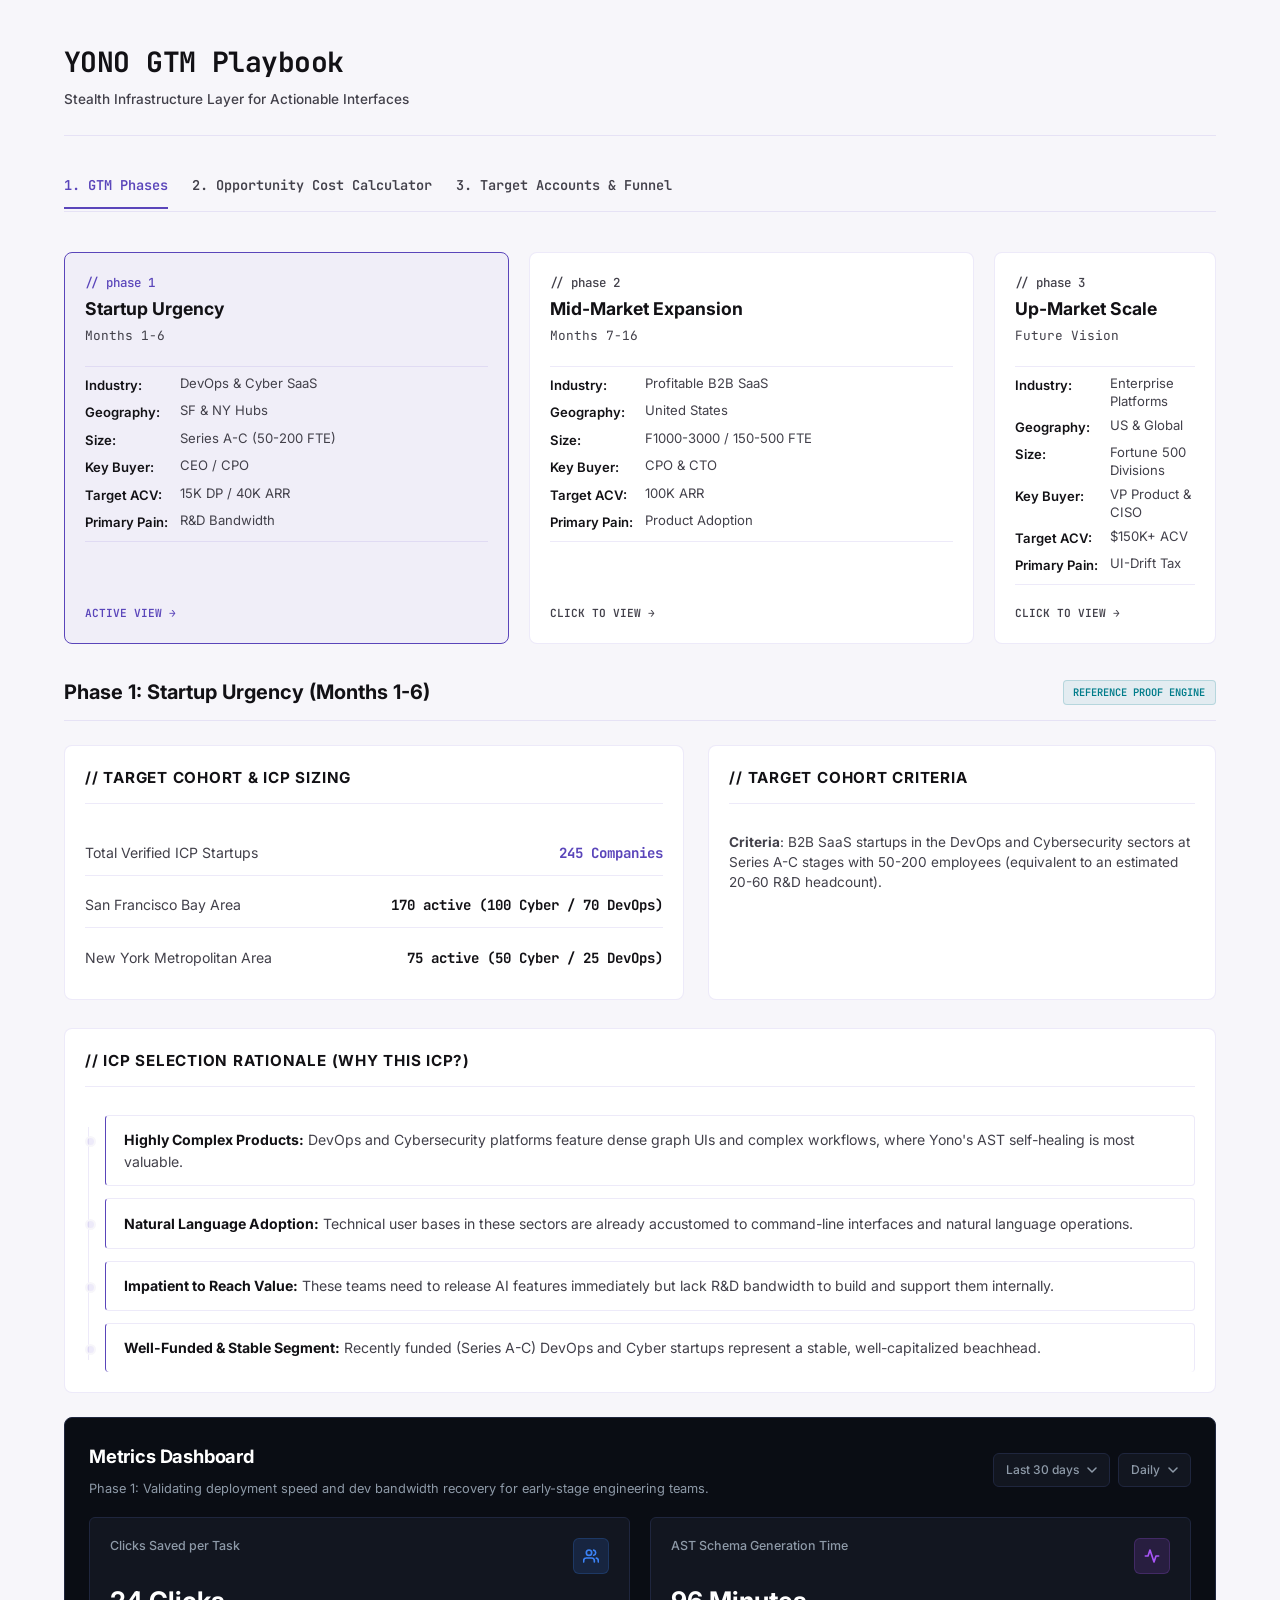
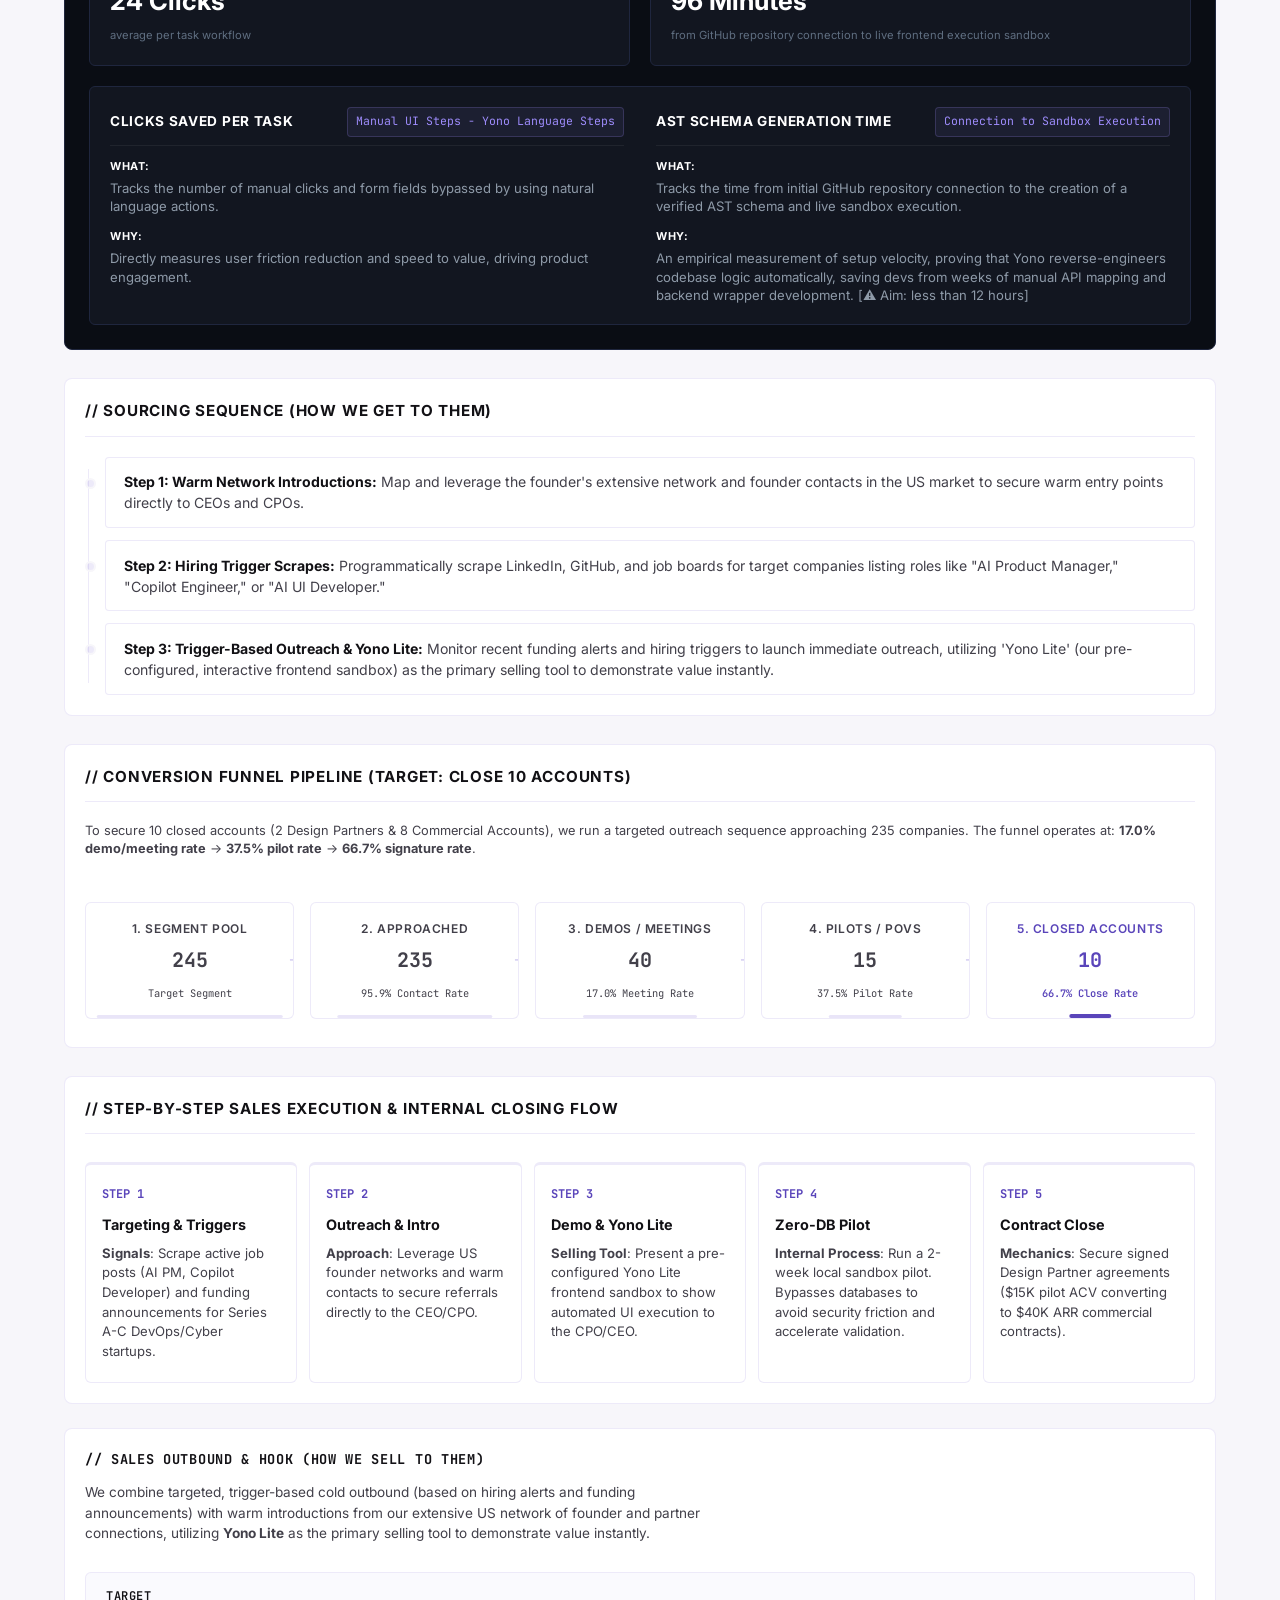
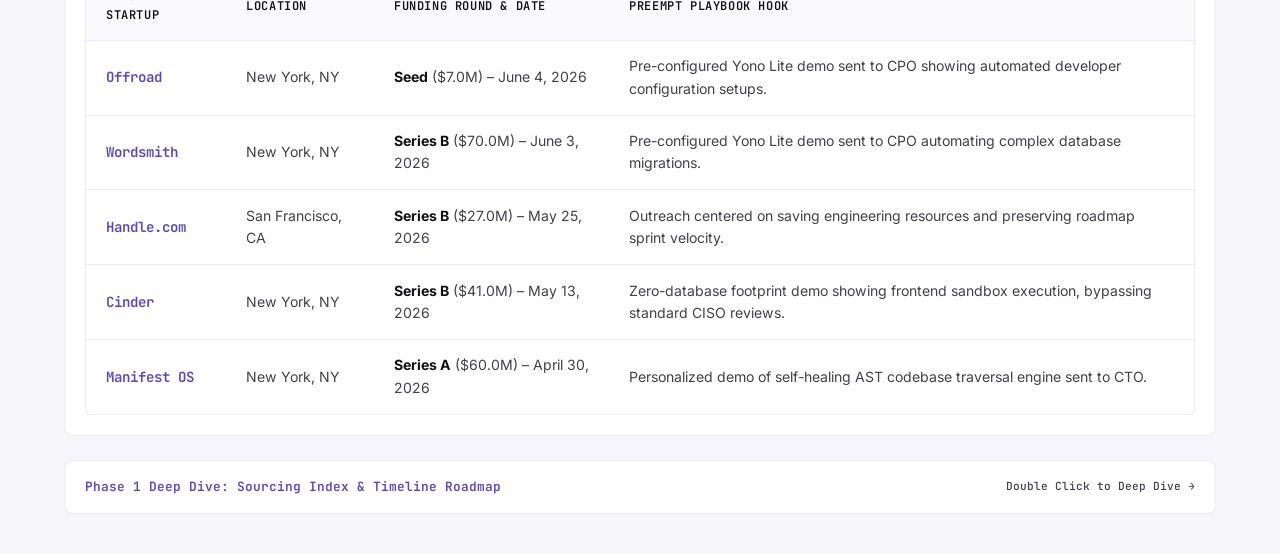
<file: Yono_GTM_Playbook_v2_impeccable.html>
<!DOCTYPE html>
<html lang="en">
<head>
    <meta charset="UTF-8">
    <meta name="viewport" content="width=device-width, initial-scale=1.0">
    <title>YONO GTM Playbook</title>
    <meta name="description" content="YONO Go-To-Market Playbook detailing the stealth infrastructure layer for actionable interfaces, containing commercial strategy phases, target accounts, and opportunity cost calculations.">
    
    <!-- Google Fonts -->
    <link rel="preconnect" href="https://fonts.googleapis.com">
    <link rel="preconnect" href="https://fonts.gstatic.com" crossorigin>
    <link href="https://fonts.googleapis.com/css2?family=Inter:wght@400;500;600;700&family=JetBrains+Mono:wght@400;500;600;700;800&display=swap" rel="stylesheet">

    <style>
        /* CSS Variables - Yono Premium Light Theme */
        :root {
            --color-bg: #F7F6FA; /* Modern crisp off-white with lavender tint */
            --color-card: #FFFFFF; /* Clean white containers */
            --color-card-active: rgba(110, 86, 207, 0.05); /* Lavender brand tint */
            --color-text-primary: #121115; /* High-contrast charcoal/black */
            --color-text-secondary: #42404A; /* Darker charcoal-lavender for superior reading contrast */
            --color-accent: #5A45BA; /* Desaturated brand lavender */
            --color-accent-hover: #4E37B8; /* Deeper violet for interactive hover */
            --color-success: #007C8A; /* Light-mode adapted truth cyan (teal) */
            --color-warning: #C23B22; /* Light-mode adapted warning red */
            --color-border: rgba(110, 86, 207, 0.12); /* 1px border value */
            --color-border-active: rgba(110, 86, 207, 0.3);
            
            --font-sans: 'Inter', sans-serif;
            --font-mono: 'JetBrains Mono', monospace;
        }

        /* Reset & Base Styles */
        * {
            box-sizing: border-box;
            margin: 0;
            padding: 0;
        }

        body {
            background-color: var(--color-bg);
            color: var(--color-text-primary);
            font-family: var(--font-sans);
            line-height: 1.6;
            -webkit-font-smoothing: antialiased;
        }

        /* Layout Grid */
        .doc-container {
            max-width: 1200px;
            width: 100%;
            margin: 0 auto;
            padding: 2.5rem 1.5rem;
            display: flex;
            flex-direction: column;
            gap: 2.5rem;
        }

        /* Header block */
        header {
            border-bottom: 1px solid var(--color-border);
            padding-bottom: 1.5rem;
            display: flex;
            flex-direction: column;
            gap: 0.5rem;
        }

        .header-top {
            display: flex;
            justify-content: space-between;
            align-items: flex-end;
            flex-wrap: wrap;
            gap: 1rem;
        }

        .header-title-block {
            display: flex;
            flex-direction: column;
            gap: 0.25rem;
        }

        .header-title {
            font-family: var(--font-mono);
            font-size: 1.75rem;
            font-weight: 700;
            color: var(--color-text-primary);
            letter-spacing: -0.02em;
        }

        .header-subtitle {
            font-family: var(--font-sans);
            font-size: 0.85rem;
            color: var(--color-text-secondary);
            font-weight: 500;
        }

        /* Introductory Section Text */
        .section-intro {
            font-size: 1.05rem;
            color: var(--color-text-secondary);
            font-family: var(--font-sans);
            max-width: 70ch;
            line-height: 1.6;
            margin-bottom: 0.5rem;
        }

        @keyframes pulse {
            0% { opacity: 0.4; transform: scale(0.9); }
            50% { opacity: 1; transform: scale(1.1); }
            100% { opacity: 0.4; transform: scale(0.9); }
        }

        /* Metrics Dashboard styles (Redesigned as Dark-Mode Product Component matching Ryed Admin App) */
        .metrics-dashboard {
            background-color: #0A0D14; /* Deep dark product background */
            border: 1px solid #1F263E;
            border-radius: 8px;
            padding: 1.5rem;
            display: flex;
            flex-direction: column;
            gap: 1.25rem;
            color: #FFFFFF;
        }

        .dashboard-header {
            display: flex;
            justify-content: space-between;
            align-items: center;
            flex-wrap: wrap;
            gap: 1rem;
        }

        .dashboard-title-block {
            display: flex;
            flex-direction: column;
            gap: 0.25rem;
        }

        .dashboard-title {
            font-family: var(--font-sans);
            font-size: 1.15rem;
            font-weight: 700;
            color: #FFFFFF;
            letter-spacing: -0.01em;
        }

        .dashboard-subtitle {
            font-size: 0.8rem;
            color: #8E9AA8;
            line-height: 1.4;
        }

        .dashboard-controls {
            display: flex;
            gap: 0.5rem;
            align-items: center;
        }

        .simulated-dropdown {
            background-color: #121620;
            border: 1px solid #1F263E;
            border-radius: 6px;
            padding: 0.4rem 0.75rem;
            display: flex;
            align-items: center;
            gap: 0.5rem;
            color: #8E9AA8;
            font-size: 0.75rem;
            font-weight: 500;
            cursor: pointer;
            user-select: none;
            transition: all 0.15s ease;
        }

        .simulated-dropdown:hover {
            border-color: #9E8CFC;
            color: #FFFFFF;
        }

        /* Metrics Cards Grid */
        .metrics-grid {
            display: grid;
            grid-template-columns: repeat(2, 1fr);
            gap: 1.25rem;
        }

        @media (max-width: 768px) {
            .metrics-grid {
                grid-template-columns: 1fr;
            }
        }

        .metric-card {
            background-color: #121620; /* Dark product cards */
            border: 1px solid #1F263E;
            border-radius: 6px;
            padding: 1.25rem;
            display: flex;
            flex-direction: column;
            gap: 0.5rem;
            transition: border-color 0.15s ease;
        }

        .metric-card:hover {
            border-color: #9E8CFC;
        }

        .metric-card-top {
            display: flex;
            justify-content: space-between;
            align-items: flex-start;
            gap: 0.5rem;
        }

        .metric-label {
            font-size: 0.78rem;
            color: #8E9AA8;
            font-weight: 500;
            line-height: 1.3;
        }

        .metric-value {
            font-family: var(--font-sans);
            font-size: 1.6rem;
            font-weight: 700;
            color: #FFFFFF;
            line-height: 1.2;
            margin-top: 0.25rem;
        }

        .metric-subtext {
            font-size: 0.7rem;
            color: #5F6E80;
            margin-top: 0.1rem;
        }

        .metric-icon-wrapper {
            width: 2.25rem;
            height: 2.25rem;
            border-radius: 6px;
            display: flex;
            align-items: center;
            justify-content: center;
            flex-shrink: 0;
        }

        .metric-icon-wrapper.blue {
            background-color: rgba(59, 130, 246, 0.15);
            color: #3B82F6;
            border: 1px solid rgba(59, 130, 246, 0.2);
        }

        .metric-icon-wrapper.purple {
            background-color: rgba(168, 85, 247, 0.15);
            color: #A855F7;
            border: 1px solid rgba(168, 85, 247, 0.2);
        }

        .metric-icon-wrapper.green {
            background-color: rgba(16, 185, 129, 0.15);
            color: #10B981;
            border: 1px solid rgba(16, 185, 129, 0.2);
        }

        .metric-icon-wrapper.gold {
            background-color: rgba(245, 158, 11, 0.15);
            color: #F59E0B;
            border: 1px solid rgba(245, 158, 11, 0.2);
        }

        /* Metric Explanation Details Panel */
        .metric-details-panel {
            background-color: #121620;
            border: 1px solid #1F263E;
            border-radius: 6px;
            padding: 1.25rem;
            display: flex;
            flex-direction: column;
            gap: 1.25rem;
        }

        .details-panel-grid {
            display: grid;
            grid-template-columns: 1fr 1fr;
            gap: 2rem;
        }

        @media (max-width: 768px) {
            .details-panel-grid {
                grid-template-columns: 1fr;
                gap: 1.25rem;
            }
        }

        .details-column {
            display: flex;
            flex-direction: column;
            gap: 0.75rem;
        }

        .details-column-header {
            display: flex;
            justify-content: space-between;
            align-items: center;
            flex-wrap: wrap;
            gap: 0.5rem;
            border-bottom: 1px solid rgba(255, 255, 255, 0.06);
            padding-bottom: 0.5rem;
        }

        .details-metric-name {
            font-size: 0.85rem;
            font-weight: 700;
            color: #FFFFFF;
            text-transform: uppercase;
            letter-spacing: 0.05em;
        }

        .details-panel-formula {
            font-family: var(--font-mono);
            font-size: 0.72rem;
            color: #9E8CFC;
            background-color: rgba(158, 140, 252, 0.08);
            padding: 0.3rem 0.5rem;
            border-radius: 4px;
            border: 1px solid rgba(158, 140, 252, 0.2);
        }

        .details-panel-item {
            display: flex;
            flex-direction: column;
            gap: 0.25rem;
        }

        .details-panel-item strong {
            font-size: 0.68rem;
            color: #FFFFFF;
            text-transform: uppercase;
            letter-spacing: 0.05em;
        }

        .details-panel-item span {
            font-size: 0.82rem;
            color: #8E9AA8;
            line-height: 1.4;
        }

        /* Navigation Tabs */
        .tab-nav {
            display: flex;
            gap: 1.5rem;
            border-bottom: 1px solid var(--color-border);
            padding-bottom: 0.1rem;
            overflow-x: auto;
        }

        .tab-btn {
            background: none;
            border: none;
            color: var(--color-text-secondary);
            font-family: var(--font-mono);
            font-size: 0.85rem;
            font-weight: 600;
            padding-bottom: 0.85rem;
            border-bottom: 2px solid transparent;
            cursor: pointer;
            white-space: nowrap;
            transition: all 0.15s ease;
        }

        .tab-btn:hover {
            color: var(--color-text-primary);
        }

        .tab-btn.active {
            color: var(--color-accent);
            border-bottom-color: var(--color-accent);
        }

        /* Utility classes for tabs visibility */
        .tab-content.hidden {
            display: none !important;
        }

        /* Tab Content Section */
        .tab-content {
            display: flex;
            flex-direction: column;
            gap: 2rem;
        }

        /* Phase Grid & Cards */
        .phase-grid {
            display: grid;
            grid-template-columns: 2fr 2fr 1fr;
            gap: 1.25rem;
        }

        @media (max-width: 768px) {
            .phase-grid {
                grid-template-columns: 1fr;
            }
        }

        .phase-card {
            background-color: var(--color-card);
            border: 1px solid var(--color-border);
            border-radius: 8px;
            padding: 1.25rem;
            cursor: pointer;
            display: flex;
            flex-direction: column;
            justify-content: flex-start;
            gap: 1.25rem;
            height: 100%;
            transition: all 0.15s ease;
        }

        .phase-card:hover {
            border-color: var(--color-accent);
        }

        .phase-card.active {
            border-color: var(--color-accent);
            background-color: var(--color-card-active);
        }

        .phase-card-header {
            display: flex;
            flex-direction: column;
            gap: 0.15rem;
        }

        .phase-card-eyebrow {
            font-family: var(--font-mono);
            font-size: 0.78rem;
            color: var(--color-text-secondary);
            text-transform: lowercase;
            letter-spacing: normal;
            font-weight: 500;
        }

        .phase-card.active .phase-card-eyebrow {
            color: var(--color-accent);
        }

        .phase-card-title {
            font-family: var(--font-sans);
            font-weight: 700;
            font-size: 1.1rem;
            color: var(--color-text-primary);
        }

        .phase-card-time {
            font-family: var(--font-mono);
            font-size: 0.8rem;
            color: var(--color-text-secondary);
        }

        /* Card Profile Summary Block */
        .phase-card-profile {
            display: grid;
            grid-template-columns: auto 1fr;
            gap: 0.4rem 0.75rem;
            border-top: 1px solid var(--color-border);
            border-bottom: 1px solid var(--color-border);
            padding: 0.5rem 0;
        }

        .profile-row {
            display: contents;
        }

        .profile-row strong {
            font-size: 0.82rem;
            color: var(--color-text-primary);
            font-weight: 600;
            white-space: nowrap;
        }

        .profile-row span {
            font-size: 0.82rem;
            color: var(--color-text-secondary);
            line-height: 1.35;
        }

        .phase-card-action {
            margin-top: auto; /* Pushes action to card bottom */
            font-family: var(--font-mono);
            font-size: 0.7rem;
            font-weight: 600;
            color: var(--color-text-secondary);
            text-transform: uppercase;
        }

        .phase-card.active .phase-card-action {
            color: var(--color-accent);
        }

        /* Detail Sections */
        .phase-details {
            display: flex;
            flex-direction: column;
            gap: 1.5rem;
        }

        .phase-details.hidden {
            display: none !important;
        }

        .details-header {
            border-bottom: 1px solid var(--color-border);
            padding-bottom: 0.75rem;
            display: flex;
            justify-content: space-between;
            align-items: center;
        }

        .details-title {
            font-family: var(--font-sans);
            font-size: 1.25rem;
            font-weight: 700;
        }

        .details-badge {
            font-family: var(--font-mono);
            font-size: 0.65rem;
            font-weight: 600;
            color: var(--color-success);
            background-color: rgba(0, 124, 138, 0.08);
            border: 1px solid rgba(0, 124, 138, 0.2);
            padding: 0.2rem 0.6rem;
            border-radius: 4px;
            text-transform: uppercase;
        }

        /* Persona Grid & Cards */
        .persona-grid {
            display: grid;
            grid-template-columns: repeat(3, 1fr);
            gap: 1.25rem;
        }

        @media (max-width: 768px) {
            .persona-grid {
                grid-template-columns: 1fr;
            }
        }

        .persona-card {
            background-color: var(--color-card);
            border: 1px solid var(--color-border);
            border-radius: 8px;
            padding: 1.25rem;
            display: flex;
            flex-direction: column;
            gap: 0.75rem;
        }

        .persona-role {
            font-family: var(--font-mono);
            font-size: 0.78rem;
            color: var(--color-text-secondary);
            text-transform: lowercase;
            letter-spacing: normal;
            font-weight: 500;
        }

        .persona-title-block {
            display: flex;
            flex-direction: column;
            gap: 0.15rem;
        }

        .persona-name {
            font-family: var(--font-sans);
            font-size: 1.05rem;
            font-weight: 700;
            color: var(--color-text-primary);
        }

        .persona-focus {
            font-size: 0.75rem;
            color: var(--color-accent);
            font-weight: 500;
        }

        .persona-list {
            list-style: none;
            display: flex;
            flex-direction: column;
            gap: 0.4rem;
        }

        .persona-list-item {
            font-size: 0.88rem;
            color: var(--color-text-secondary);
            line-height: 1.5;
            padding-left: 0.75rem;
            position: relative;
        }

        .persona-list-item::before {
            content: "•";
            color: var(--color-accent);
            position: absolute;
            left: 0;
        }

        /* Decision Chain section */
        .decision-chain-box {
            background-color: var(--color-card);
            border: 1px solid var(--color-border);
            border-radius: 8px;
            padding: 1.25rem;
            display: flex;
            flex-direction: column;
            gap: 0.75rem;
        }

        .decision-chain-title {
            font-family: var(--font-mono);
            font-size: 0.85rem;
            font-weight: 700;
            text-transform: uppercase;
            letter-spacing: 0.05em;
        }

        .decision-flow-steps {
            position: relative;
            padding-left: 1.25rem;
            display: flex;
            flex-direction: column;
            gap: 0.75rem;
        }

        .decision-flow-steps::before {
            content: '';
            position: absolute;
            left: 3px;
            top: 0.75rem;
            bottom: 0.75rem;
            width: 1px;
            background-color: var(--color-border);
        }

        .decision-step {
            position: relative;
            font-size: 0.88rem;
            color: var(--color-text-secondary);
            line-height: 1.5;
            padding: 0.85rem 1.15rem;
            border: 1px solid var(--color-border);
            border-radius: 4px;
            background-color: var(--color-card);
            transition: all 0.2s ease;
        }

        .decision-step::before {
            content: '';
            position: absolute;
            left: calc(-1.25rem - 1px);
            top: 1.25rem;
            width: 7px;
            height: 7px;
            border-radius: 50%;
            background-color: var(--color-border);
            border: 2px solid var(--color-bg);
            transition: all 0.2s ease;
        }

        .decision-step:hover {
            border-color: var(--color-accent);
            background-color: var(--color-card-active);
        }

        .decision-step:hover::before {
            background-color: var(--color-accent);
            border-color: var(--color-bg);
            transform: scale(1.2);
        }

        .decision-step strong {
            color: var(--color-text-primary);
        }

        /* Layered Deep Dive Drawer */
        details.deep-dive-drawer {
            border: 1px solid var(--color-border);
            border-radius: 8px;
            background-color: var(--color-card);
            overflow: hidden;
            transition: all 0.2s ease;
        }

        details.deep-dive-drawer[open] {
            border-color: var(--color-accent);
        }

        summary.deep-dive-summary {
            padding: 1rem 1.25rem;
            font-family: var(--font-mono);
            font-size: 0.8rem;
            font-weight: 600;
            color: var(--color-accent);
            cursor: pointer;
            list-style: none;
            display: flex;
            justify-content: space-between;
            align-items: center;
            user-select: none;
        }

        summary.deep-dive-summary::-webkit-details-marker {
            display: none;
        }

        summary.deep-dive-summary::after {
            content: "Double Click to Deep Dive →";
            font-size: 0.7rem;
            font-weight: 500;
            color: var(--color-text-secondary);
        }

        details[open] summary.deep-dive-summary::after {
            content: "Click to Collapse ←";
            color: var(--color-accent);
        }

        .deep-dive-inner {
            padding: 1.25rem;
            border-top: 1px solid var(--color-border);
            background-color: var(--color-bg);
            display: flex;
            flex-direction: column;
            gap: 1.25rem;
        }

        /* Text block narrative elements */
        .narrative-block {
            display: flex;
            flex-direction: column;
            gap: 0.5rem;
        }

        .narrative-title {
            font-family: var(--font-mono);
            font-size: 0.75rem;
            font-weight: 700;
            text-transform: uppercase;
            letter-spacing: 0.05em;
            color: var(--color-text-primary);
        }

        .narrative-text {
            font-size: 0.9rem;
            color: var(--color-text-secondary);
            line-height: 1.6;
            max-width: 70ch;
        }

        /* Tables formatting */
        .table-wrapper {
            overflow-x: auto;
            border: 1px solid var(--color-border);
            border-radius: 6px;
            background-color: var(--color-card);
        }

        table {
            width: 100%;
            border-collapse: collapse;
            font-size: 0.88rem;
            text-align: left;
        }

        th, td {
            padding: 0.9rem 1.25rem;
            border-bottom: 1px solid var(--color-border);
        }

        tr:last-child td {
            border-bottom: none;
        }

        th {
            background-color: rgba(110, 86, 207, 0.03);
            font-family: var(--font-mono);
            font-weight: 600;
            color: var(--color-text-primary);
            text-transform: uppercase;
            font-size: 0.75rem;
            letter-spacing: 0.05em;
        }

        td {
            color: var(--color-text-secondary);
        }

        td.highlight-mono {
            font-family: var(--font-mono);
            font-weight: 600;
            color: var(--color-accent);
        }

        td strong {
            color: var(--color-text-primary);
        }

        /* Calculator Layout */
        .calc-grid {
            display: grid;
            grid-template-columns: 1.1fr 0.9fr;
            gap: 1.5rem;
        }

        @media (max-width: 768px) {
            .calc-grid {
                grid-template-columns: 1fr;
            }
        }

        .calc-card {
            background-color: var(--color-card);
            border: 1px solid var(--color-border);
            border-radius: 8px;
            padding: 1.25rem;
            display: flex;
            flex-direction: column;
            gap: 1.25rem;
        }

        .calc-title {
            font-family: var(--font-sans);
            font-size: 0.95rem;
            font-weight: 700;
            text-transform: uppercase;
            letter-spacing: 0.05em;
            border-bottom: 1px solid var(--color-border);
            padding-bottom: 0.75rem;
        }

        .control-group {
            display: flex;
            flex-direction: column;
            gap: 0.5rem;
        }

        .slider-label-row {
            display: flex;
            justify-content: space-between;
            font-family: var(--font-mono);
            font-size: 0.8rem;
            font-weight: 600;
        }

        .slider-val {
            color: var(--color-accent);
        }

        input[type="range"] {
            -webkit-appearance: none;
            width: 100%;
            height: 4px;
            background: var(--color-border);
            border-radius: 2px;
            outline: none;
        }

        input[type="range"]::-webkit-slider-thumb {
            -webkit-appearance: none;
            width: 12px;
            height: 16px;
            background: var(--color-accent);
            border-radius: 3px;
            cursor: pointer;
            transition: background 0.15s ease, transform 0.1s ease;
        }

        input[type="range"]::-webkit-slider-thumb:hover {
            transform: scale(1.1);
            background: var(--color-accent-hover);
        }

        input[type="range"]::-moz-range-thumb {
            width: 12px;
            height: 16px;
            background: var(--color-accent);
            border: none;
            border-radius: 3px;
            cursor: pointer;
            transition: background 0.15s ease, transform 0.1s ease;
        }

        input[type="range"]::-moz-range-thumb:hover {
            transform: scale(1.1);
            background: var(--color-accent-hover);
        }

        .slider-bounds {
            display: flex;
            justify-content: space-between;
            font-size: 0.65rem;
            color: var(--color-text-secondary);
            font-family: var(--font-mono);
        }

        .result-rows {
            display: flex;
            flex-direction: column;
        }

        .result-row {
            display: flex;
            justify-content: space-between;
            padding: 0.65rem 0;
            border-bottom: 1px solid var(--color-border);
            font-size: 0.88rem;
            color: var(--color-text-secondary);
        }

        .result-row.highlight {
            border-bottom-color: var(--color-border-active);
            padding-top: 0.75rem;
            padding-bottom: 0.75rem;
        }

        .result-val {
            font-family: var(--font-mono);
            font-weight: 700;
            color: var(--color-text-primary);
        }

        .result-val.success {
            color: var(--color-success);
        }

        .result-val.warning {
            color: var(--color-warning);
        }

        /* Partner Matrix */
        .partner-grid {
            display: grid;
            grid-template-columns: repeat(2, 1fr);
            gap: 1.5rem;
        }

        @media (max-width: 768px) {
            .partner-grid {
                grid-template-columns: 1fr;
            }
        }

        .partner-card {
            background-color: var(--color-card);
            border: 1px solid var(--color-border);
            border-radius: 8px;
            padding: 1.25rem;
            display: flex;
            flex-direction: column;
            gap: 1rem;
        }

        .partner-header {
            display: flex;
            justify-content: space-between;
            align-items: center;
            border-bottom: 1px solid var(--color-border);
            padding-bottom: 0.75rem;
        }

        .partner-name {
            font-family: var(--font-sans);
            font-size: 1rem;
            font-weight: 700;
        }

        .partner-badge {
            font-family: var(--font-mono);
            font-size: 0.72rem;
            color: var(--color-accent);
            background-color: rgba(110, 86, 207, 0.05);
            border: 1px solid rgba(110, 86, 207, 0.12);
            padding: 0.15rem 0.5rem;
            border-radius: 4px;
            text-transform: uppercase;
        }

        .partner-list {
            list-style: none;
            display: flex;
            flex-direction: column;
            gap: 0.85rem;
        }

        .partner-item {
            display: flex;
            flex-direction: column;
            gap: 0.2rem;
        }

        .partner-topic {
            font-family: var(--font-mono);
            font-size: 0.72rem;
            color: var(--color-text-primary);
            text-transform: uppercase;
            letter-spacing: 0.05em;
            font-weight: 700;
        }

        .partner-pitch {
            font-size: 0.88rem;
            color: var(--color-text-secondary);
            line-height: 1.5;
        }

        /* Funnel and Process Pipeline Styles */
        .funnel-container {
            display: flex;
            align-items: center;
            justify-content: space-between;
            gap: 1rem;
            margin-top: 0.5rem;
            overflow-x: auto;
            padding: 0.5rem 0;
        }
        .funnel-stage {
            flex: 1;
            background-color: var(--color-card);
            border: 1px solid var(--color-border);
            border-radius: 6px;
            padding: 1rem 0.75rem;
            text-align: center;
            display: flex;
            flex-direction: column;
            gap: 0.35rem;
            min-width: 110px;
            position: relative;
            overflow: hidden;
        }
        .funnel-stage:not(:last-child)::after {
            content: "→";
            position: absolute;
            right: -10px;
            top: 50%;
            transform: translateY(-50%);
            color: var(--color-border-active);
            font-weight: 500;
            font-size: 1rem;
            z-index: 2;
        }
        .funnel-stage::before {
            content: '';
            position: absolute;
            bottom: 0;
            left: 50%;
            transform: translateX(-50%);
            height: 3px;
            background-color: var(--color-border-active);
            border-radius: 2px;
            opacity: 0.5;
            transition: all 0.2s ease;
        }
        .funnel-stage:nth-child(1)::before { width: 90%; }
        .funnel-stage:nth-child(2)::before { width: 75%; }
        .funnel-stage:nth-child(3)::before { width: 55%; }
        .funnel-stage:nth-child(4)::before { width: 35%; }
        .funnel-stage:nth-child(5)::before { width: 20%; }
        .funnel-stage:nth-child(6)::before { width: 10%; }
        
        /* Highlight only the closed won/partners final stage */
        .funnel-stage.closed::before {
            background-color: var(--color-accent);
            opacity: 1;
            height: 4px;
        }
        @media (max-width: 768px) {
            .funnel-container {
                flex-direction: column;
                align-items: stretch;
                gap: 1.5rem;
            }
            .funnel-stage:not(:last-child)::after {
                content: "↓";
                right: auto;
                left: 50%;
                bottom: -18px;
                top: auto;
                transform: translateX(-50%);
            }
        }
        .funnel-stage-name {
            font-family: var(--font-sans);
            font-size: 0.75rem;
            color: var(--color-text-secondary);
            text-transform: uppercase;
            letter-spacing: 0.05em;
            font-weight: 600;
        }
        .funnel-stage.closed .funnel-stage-name {
            color: var(--color-accent);
        }
        .funnel-stage-value {
            font-family: var(--font-mono);
            font-size: 1.25rem;
            font-weight: 700;
            color: var(--color-text-secondary);
        }
        .funnel-stage.closed .funnel-stage-value {
            color: var(--color-accent);
        }
        .funnel-stage-conversion {
            font-family: var(--font-mono);
            font-size: 0.65rem;
            color: var(--color-text-secondary);
            display: block;
            margin: 0.25rem auto 0 auto;
        }
        .funnel-stage.closed .funnel-stage-conversion {
            color: var(--color-accent);
            font-weight: 600;
        }
        .process-flow {
            display: grid;
            grid-template-columns: repeat(5, 1fr);
            gap: 0.75rem;
            margin-top: 0.5rem;
        }
        @media (max-width: 1024px) {
            .process-flow {
                grid-template-columns: repeat(3, 1fr);
            }
        }
        @media (max-width: 768px) {
            .process-flow {
                grid-template-columns: 1fr;
            }
        }
        .process-step {
            background-color: var(--color-card);
            border: 1px solid var(--color-border);
            border-top: 3px solid var(--color-border);
            border-radius: 6px;
            padding: 1.25rem 1rem;
            display: flex;
            flex-direction: column;
            gap: 0.5rem;
            transition: all 0.2s ease;
        }
        .process-step:hover {
            border-top-color: var(--color-accent);
            border-color: var(--color-accent) var(--color-border) var(--color-border) var(--color-border);
        }
        .process-step-num {
            font-family: var(--font-mono);
            font-size: 0.75rem;
            font-weight: 700;
            color: var(--color-accent);
            text-transform: uppercase;
        }
        .process-step-title {
            font-family: var(--font-sans);
            font-size: 0.9rem;
            font-weight: 700;
            color: var(--color-text-primary);
        }
        .process-step-desc {
            font-family: var(--font-sans);
            font-size: 0.82rem;
            color: var(--color-text-secondary);
            line-height: 1.5;
        }

        /* Style the inline grid items in Phase 3 */
        div[style*="grid-template-columns: repeat(3, 1fr)"] > div {
            border-top: 3px solid var(--color-border) !important;
            transition: all 0.2s ease;
        }

        div[style*="grid-template-columns: repeat(3, 1fr)"] > div:hover {
            border-top-color: var(--color-accent) !important;
            border-color: var(--color-accent) var(--color-border) var(--color-border) var(--color-border) !important;
        }

        /* Print utility overrides */
        @media print {
            .no-print {
                display: none !important;
            }
            body {
                background-color: #ffffff;
                color: #000000;
            }
            .doc-container {
                padding: 0;
                max-width: 100%;
            }
            .persona-card, .calc-card, .partner-card, .metrics-dashboard, details.deep-dive-drawer {
                border-color: #000000 !important;
                background-color: #ffffff !important;
                color: #000000 !important;
            }
        }
    </style>
</head>
<body>

    <div class="doc-container">
        
        <!-- Header Section -->
        <header>
            <div class="header-top">
                <div class="header-title-block">
                    <h1 class="header-title">YONO GTM Playbook</h1>
                    <span class="header-subtitle">Stealth Infrastructure Layer for Actionable Interfaces</span>
                </div>
            </div>
        </header>

        <!-- Navigation Tabs -->
        <nav class="tab-nav no-print">
            <button id="tab-btn-phases" onclick="switchTab('phases')" class="tab-btn active">
                1. GTM Phases
            </button>
            <button id="tab-btn-calculator" onclick="switchTab('calculator')" class="tab-btn">
                2. Opportunity Cost Calculator
            </button>
            <button id="tab-btn-targets" onclick="switchTab('targets')" class="tab-btn">
                3. Target Accounts &amp; Funnel
            </button>
        </nav>

        <!-- Main Content Container -->
        <div id="content-container">

            <!-- ================== SECTION 1: GTM PHASES ================== -->
            <section id="sec-phases" class="tab-content">
                
                <!-- Quick Cards with High-Level Structured Profiles -->
                <div class="phase-grid">
                    <div id="phase-card-1" onclick="switchPhase(1)" class="phase-card active">
                        <div class="phase-card-header">
                            <span class="phase-card-eyebrow">// Phase 1</span>
                            <h3 class="phase-card-title">Startup Urgency</h3>
                            <span class="phase-card-time">Months 1-6</span>
                        </div>
                        <div class="phase-card-profile">
                            <div class="profile-row"><strong>Industry:</strong> <span>DevOps &amp; Cyber SaaS</span></div>
                            <div class="profile-row"><strong>Geography:</strong> <span>SF &amp; NY Hubs</span></div>
                            <div class="profile-row"><strong>Size:</strong> <span>Series A-C (50-200 FTE)</span></div>
                            <div class="profile-row"><strong>Key Buyer:</strong> <span>CEO / CPO</span></div>
                            <div class="profile-row"><strong>Target ACV:</strong> <span>15K DP / 40K ARR</span></div>
                            <div class="profile-row"><strong>Primary Pain:</strong> <span>R&amp;D Bandwidth</span></div>
                        </div>
                        <span class="phase-card-action">Active View &rarr;</span>
                    </div>

                    <div id="phase-card-2" onclick="switchPhase(2)" class="phase-card">
                        <div class="phase-card-header">
                            <span class="phase-card-eyebrow">// Phase 2</span>
                            <h3 class="phase-card-title">Mid-Market Expansion</h3>
                            <span class="phase-card-time">Months 7-16</span>
                        </div>
                        <div class="phase-card-profile">
                            <div class="profile-row"><strong>Industry:</strong> <span>Profitable B2B SaaS</span></div>
                            <div class="profile-row"><strong>Geography:</strong> <span>United States</span></div>
                            <div class="profile-row"><strong>Size:</strong> <span>F1000-3000 / 150-500 FTE</span></div>
                            <div class="profile-row"><strong>Key Buyer:</strong> <span>CPO &amp; CTO</span></div>
                            <div class="profile-row"><strong>Target ACV:</strong> <span>100K ARR</span></div>
                            <div class="profile-row"><strong>Primary Pain:</strong> <span>Product Adoption</span></div>
                        </div>
                        <span class="phase-card-action">Click to View &rarr;</span>
                    </div>

                    <div id="phase-card-3" onclick="switchPhase(3)" class="phase-card">
                        <div class="phase-card-header">
                            <span class="phase-card-eyebrow">// Phase 3</span>
                            <h3 class="phase-card-title">Up-Market Scale</h3>
                            <span class="phase-card-time">Future Vision</span>
                        </div>
                        <div class="phase-card-profile">
                            <div class="profile-row"><strong>Industry:</strong> <span>Enterprise Platforms</span></div>
                            <div class="profile-row"><strong>Geography:</strong> <span>US &amp; Global</span></div>
                            <div class="profile-row"><strong>Size:</strong> <span>Fortune 500 Divisions</span></div>
                            <div class="profile-row"><strong>Key Buyer:</strong> <span>VP Product &amp; CISO</span></div>
                            <div class="profile-row"><strong>Target ACV:</strong> <span>$150K+ ACV</span></div>
                            <div class="profile-row"><strong>Primary Pain:</strong> <span>UI-Drift Tax</span></div>
                        </div>
                        <span class="phase-card-action">Click to View &rarr;</span>
                    </div>
                </div>

                <!-- Dynamic Telemetry Dashboard (Styled from User's Actual Metrics Dashboard) -->
                <div class="metrics-dashboard">
                    <div class="dashboard-header">
                        <div class="dashboard-title-block">
                            <h3 class="dashboard-title" style="margin: 0;">Metrics Dashboard</h3>
                            <span class="dashboard-subtitle" id="dashboard-subtitle-text" style="margin-top: 0.25rem;">Core platform analytics mapped to GTM strategic objectives.</span>
                        </div>
                        <!-- Simulated Dropdowns matching screenshot -->
                        <div class="dashboard-controls no-print">
                            <div class="simulated-dropdown">
                                <span>Last 30 days</span>
                                <svg width="10" height="6" viewBox="0 0 10 6" fill="none" stroke="currentColor" stroke-width="1.5">
                                    <path d="M1 1L5 5L9 1" stroke-linecap="round" stroke-linejoin="round"/>
                                </svg>
                            </div>
                            <div class="simulated-dropdown">
                                <span>Daily</span>
                                <svg width="10" height="6" viewBox="0 0 10 6" fill="none" stroke="currentColor" stroke-width="1.5">
                                    <path d="M1 1L5 5L9 1" stroke-linecap="round" stroke-linejoin="round"/>
                                </svg>
                            </div>
                        </div>
                    </div>
                    
                    <!-- Two KPI Cards matching Ryed Admin App -->
                    <div class="metrics-grid">
                        <!-- Card 1 -->
                        <div class="metric-card" id="metric-card-1">
                            <div class="metric-card-top">
                                <span class="metric-label" id="metric-label-1">Clicks Saved per Task</span>
                                <div class="metric-icon-wrapper blue" id="metric-icon-wrapper-1">
                                    <svg width="16" height="16" viewBox="0 0 24 24" fill="none" stroke="currentColor" stroke-width="2.5" stroke-linecap="round" stroke-linejoin="round">
                                        <path d="M17 21v-2a4 4 0 0 0-4-4H5a4 4 0 0 0-4 4v2"></path>
                                        <circle cx="9" cy="7" r="4"></circle>
                                        <path d="M23 21v-2a4 4 0 0 0-3-3.87"></path>
                                        <path d="M16 3.13a4 4 0 0 1 0 7.75"></path>
                                    </svg>
                                </div>
                            </div>
                            <span class="metric-value" id="metric-value-1">24 Clicks</span>
                            <span class="metric-subtext" id="metric-subtext-1">average per task workflow</span>
                        </div>
                        
                        <!-- Card 2 -->
                        <div class="metric-card" id="metric-card-2">
                            <div class="metric-card-top">
                                <span class="metric-label" id="metric-label-2">AST Schema Generation Time</span>
                                <div class="metric-icon-wrapper purple" id="metric-icon-wrapper-2">
                                    <svg width="16" height="16" viewBox="0 0 24 24" fill="none" stroke="currentColor" stroke-width="2.5" stroke-linecap="round" stroke-linejoin="round">
                                        <polyline points="22 12 18 12 15 21 9 3 6 12 2 12"></polyline>
                                    </svg>
                                </div>
                            </div>
                            <span class="metric-value" id="metric-value-2">96 Minutes</span>
                            <span class="metric-subtext" id="metric-subtext-2">from GitHub repository connection to live frontend execution sandbox</span>
                        </div>
                    </div>

                    <!-- Metric Explanation Details Panel -->
                    <div class="metric-details-panel">
                        <div class="details-panel-grid">
                            <!-- Column 1 -->
                            <div class="details-column">
                                <div class="details-column-header">
                                    <span class="details-metric-name" id="details-metric-name-1">Clicks Saved per Task</span>
                                    <span class="details-panel-formula" id="details-metric-formula-1">Manual UI Steps - Yono Language Steps</span>
                                </div>
                                <div class="details-panel-item">
                                    <strong>What:</strong>
                                    <span id="details-metric-what-1">Tracks the number of manual clicks and form fields bypassed by using natural language actions.</span>
                                </div>
                                <div class="details-panel-item">
                                    <strong>Why:</strong>
                                    <span id="details-metric-why-1">Directly measures user friction reduction and speed to value, driving product engagement.</span>
                                </div>
                            </div>
                            
                            <!-- Column 2 -->
                            <div class="details-column">
                                <div class="details-column-header">
                                    <span class="details-metric-name" id="details-metric-name-2">AST Schema Generation Time</span>
                                    <span class="details-panel-formula" id="details-metric-formula-2">Connection to Sandbox Execution</span>
                                </div>
                                <div class="details-panel-item">
                                    <strong>What:</strong>
                                    <span id="details-metric-what-2">Tracks the time from initial GitHub repository connection to the creation of a verified AST schema and live sandbox execution.</span>
                                </div>
                                <div class="details-panel-item">
                                    <strong>Why:</strong>
                                    <span id="details-metric-why-2">An empirical measurement of setup velocity, proving that Yono reverse-engineers codebase logic automatically, saving devs from weeks of manual API mapping and backend wrapper development. [⚠️ Aim: less than 12 hours]</span>
                                </div>
                            </div>
                        </div>
                    </div>
                </div>

                <!-- Phase 1 Details -->
                <div id="phase-details-1" class="phase-details">
                    <div class="details-header">
                        <h2 class="details-title">Phase 1: Startup Urgency (Months 1-6)</h2>
                        <span class="details-badge">Reference Proof Engine</span>
                    </div>
                    
                    <div class="calc-grid">
                        <div class="calc-card">
                            <h4 class="calc-title">// Target Cohort &amp; ICP Sizing</h4>
                            <div class="result-rows" style="gap: 0.5rem; margin-top: 0.5rem;">
                                <div class="result-row">
                                    <span>Total Verified ICP Startups</span>
                                    <strong class="result-val" style="color: var(--color-accent);">245 Companies</strong>
                                </div>
                                <div class="result-row">
                                    <span>San Francisco Bay Area</span>
                                    <span class="result-val">170 active (100 Cyber / 70 DevOps)</span>
                                </div>
                                <div class="result-row" style="border-bottom: none;">
                                    <span>New York Metropolitan Area</span>
                                    <span class="result-val">75 active (50 Cyber / 25 DevOps)</span>
                                </div>
                            </div>
                        </div>
                        
                        <div class="calc-card">
                            <h4 class="calc-title">// Target Cohort Criteria</h4>
                            <p class="narrative-text" style="font-size: 0.85rem; line-height: 1.5; color: var(--color-text-secondary); margin-top: 0.5rem;">
                                <strong>Criteria</strong>: B2B SaaS startups in the DevOps and Cybersecurity sectors at Series A-C stages with 50-200 employees (equivalent to an estimated 20-60 R&D headcount).
                            </p>
                        </div>
                    </div>
                    
                    <div class="calc-card metrics-dashboard-anchor" style="margin-top: 0.25rem;">
                        <h4 class="calc-title">// ICP Selection Rationale (Why this ICP?)</h4>
                        <div class="decision-flow-steps" style="margin-top: 0.5rem;">
                            <div class="decision-step" style="border-left-color: var(--color-accent);">
                                <strong>Highly Complex Products:</strong> DevOps and Cybersecurity platforms feature dense graph UIs and complex workflows, where Yono's AST self-healing is most valuable.
                            </div>
                            <div class="decision-step" style="border-left-color: var(--color-accent);">
                                <strong>Natural Language Adoption:</strong> Technical user bases in these sectors are already accustomed to command-line interfaces and natural language operations.
                            </div>
                            <div class="decision-step" style="border-left-color: var(--color-accent);">
                                <strong>Impatient to Reach Value:</strong> These teams need to release AI features immediately but lack R&D bandwidth to build and support them internally.
                            </div>
                            <div class="decision-step" style="border-left-color: var(--color-accent); border-bottom: none;">
                                <strong>Well-Funded &amp; Stable Segment:</strong> Recently funded (Series A-C) DevOps and Cyber startups represent a stable, well-capitalized beachhead.
                            </div>
                        </div>
                    </div>

                    <!-- Sourcing Sequence Card -->
                    <div class="calc-card" style="margin-top: 0.25rem;">
                        <h4 class="calc-title">// Sourcing Sequence (How we get to them)</h4>
                        <div class="decision-flow-steps">
                            <div class="decision-step">
                                <strong>Step 1: Warm Network Introductions:</strong> Map and leverage the founder's extensive network and founder contacts in the US market to secure warm entry points directly to CEOs and CPOs.
                            </div>
                            <div class="decision-step">
                                <strong>Step 2: Hiring Trigger Scrapes:</strong> Programmatically scrape LinkedIn, GitHub, and job boards for target companies listing roles like "AI Product Manager," "Copilot Engineer," or "AI UI Developer."
                            </div>
                            <div class="decision-step">
                                <strong>Step 3: Trigger-Based Outreach &amp; Yono Lite:</strong> Monitor recent funding alerts and hiring triggers to launch immediate outreach, utilizing 'Yono Lite' (our pre-configured, interactive frontend sandbox) as the primary selling tool to demonstrate value instantly.
                            </div>
                        </div>
                    </div>

                    <!-- Target Pipeline Funnel -->
                    <div class="calc-card" style="margin-top: 0.25rem;">
                        <h4 class="calc-title">// Conversion Funnel Pipeline (Target: Close 10 Accounts)</h4>
                        <div style="font-size: 0.8rem; color: var(--color-text-secondary); margin-bottom: 0.5rem; line-height: 1.4;">
                            To secure 10 closed accounts (2 Design Partners &amp; 8 Commercial Accounts), we run a targeted outreach sequence approaching 235 companies. The funnel operates at: <strong>17.0% demo/meeting rate</strong> &rarr; <strong>37.5% pilot rate</strong> &rarr; <strong>66.7% signature rate</strong>.
                        </div>
                        <div class="funnel-container">
                            <div class="funnel-stage">
                                <span class="funnel-stage-name">1. Segment Pool</span>
                                <span class="funnel-stage-value">245</span>
                                <span class="funnel-stage-conversion">Target Segment</span>
                            </div>
                            <div class="funnel-stage">
                                <span class="funnel-stage-name">2. Approached</span>
                                <span class="funnel-stage-value">235</span>
                                <span class="funnel-stage-conversion">95.9% Contact Rate</span>
                            </div>
                            <div class="funnel-stage">
                                <span class="funnel-stage-name">3. Demos / Meetings</span>
                                <span class="funnel-stage-value">40</span>
                                <span class="funnel-stage-conversion">17.0% Meeting Rate</span>
                            </div>
                            <div class="funnel-stage">
                                <span class="funnel-stage-name">4. Pilots / POVs</span>
                                <span class="funnel-stage-value">15</span>
                                <span class="funnel-stage-conversion">37.5% Pilot Rate</span>
                            </div>
                            <div class="funnel-stage closed">
                                <span class="funnel-stage-name">5. Closed Accounts</span>
                                <span class="funnel-stage-value">10</span>
                                <span class="funnel-stage-conversion">66.7% Close Rate</span>
                            </div>
                        </div>
                    </div>

                    <!-- Sales Execution Process -->
                    <div class="calc-card" style="margin-top: 0.25rem;">
                        <h4 class="calc-title">// Step-by-Step Sales Execution &amp; Internal Closing Flow</h4>
                        <div class="process-flow">
                            <div class="process-step">
                                <span class="process-step-num">Step 1</span>
                                <span class="process-step-title">Targeting &amp; Triggers</span>
                                <span class="process-step-desc"><strong>Signals</strong>: Scrape active job posts (AI PM, Copilot Developer) and funding announcements for Series A-C DevOps/Cyber startups.</span>
                            </div>
                            <div class="process-step">
                                <span class="process-step-num">Step 2</span>
                                <span class="process-step-title">Outreach &amp; Intro</span>
                                <span class="process-step-desc"><strong>Approach</strong>: Leverage US founder networks and warm contacts to secure referrals directly to the CEO/CPO.</span>
                            </div>
                            <div class="process-step">
                                <span class="process-step-num">Step 3</span>
                                <span class="process-step-title">Demo &amp; Yono Lite</span>
                                <span class="process-step-desc"><strong>Selling Tool</strong>: Present a pre-configured Yono Lite frontend sandbox to show automated UI execution to the CPO/CEO.</span>
                            </div>
                            <div class="process-step">
                                <span class="process-step-num">Step 4</span>
                                <span class="process-step-title">Zero-DB Pilot</span>
                                <span class="process-step-desc"><strong>Internal Process</strong>: Run a 2-week local sandbox pilot. Bypasses databases to avoid security friction and accelerate validation.</span>
                            </div>
                            <div class="process-step">
                                <span class="process-step-num">Step 5</span>
                                <span class="process-step-title">Contract Close</span>
                                <span class="process-step-desc"><strong>Mechanics</strong>: Secure signed Design Partner agreements ($15K pilot ACV converting to $40K ARR commercial contracts).</span>
                            </div>
                        </div>
                    </div>

                    <div class="decision-chain-box">
                        <h4 class="decision-chain-title">// Sales Outbound &amp; Hook (How we sell to them)</h4>
                        <p class="narrative-text" style="font-size: 0.85rem; line-height: 1.5; margin-bottom: 1rem;">
                            We combine targeted, trigger-based cold outbound (based on hiring alerts and funding announcements) with warm introductions from our extensive US network of founder and partner connections, utilizing <strong>Yono Lite</strong> as the primary selling tool to demonstrate value instantly.
                        </p>
                        <div class="table-wrapper">
                            <table>
                                <thead>
                                    <tr>
                                        <th>Target Startup</th>
                                        <th>Location</th>
                                        <th>Funding Round &amp; Date</th>
                                        <th>Preempt Playbook Hook</th>
                                    </tr>
                                </thead>
                                <tbody>
                                    <tr>
                                        <td class="highlight-mono">Offroad</td>
                                        <td>New York, NY</td>
                                        <td><strong>Seed</strong> ($7.0M) – June 4, 2026</td>
                                        <td>Pre-configured Yono Lite demo sent to CPO showing automated developer configuration setups.</td>
                                    </tr>
                                    <tr>
                                        <td class="highlight-mono">Wordsmith</td>
                                        <td>New York, NY</td>
                                        <td><strong>Series B</strong> ($70.0M) – June 3, 2026</td>
                                        <td>Pre-configured Yono Lite demo sent to CPO automating complex database migrations.</td>
                                    </tr>
                                    <tr>
                                        <td class="highlight-mono">Handle.com</td>
                                        <td>San Francisco, CA</td>
                                        <td><strong>Series B</strong> ($27.0M) – May 25, 2026</td>
                                        <td>Outreach centered on saving engineering resources and preserving roadmap sprint velocity.</td>
                                    </tr>
                                    <tr>
                                        <td class="highlight-mono">Cinder</td>
                                        <td>New York, NY</td>
                                        <td><strong>Series B</strong> ($41.0M) – May 13, 2026</td>
                                        <td>Zero-database footprint demo showing frontend sandbox execution, bypassing standard CISO reviews.</td>
                                    </tr>
                                    <tr>
                                        <td class="highlight-mono">Manifest OS</td>
                                        <td>New York, NY</td>
                                        <td><strong>Series A</strong> ($60.0M) – April 30, 2026</td>
                                        <td>Personalized demo of self-healing AST codebase traversal engine sent to CTO.</td>
                                    </tr>
                                </tbody>
                            </table>
                        </div>
                    </div>

                    <!-- Collapsible details for pros/cons and timelines -->
                    <details class="deep-dive-drawer">
                        <summary class="deep-dive-summary">Phase 1 Deep Dive: Sourcing Index &amp; Timeline Roadmap</summary>
                        <div class="deep-dive-inner">
                            <div class="narrative-block">
                                <span class="narrative-title">// Sourcing Index (Top 6-15 Targets)</span>
                                <div class="table-wrapper">
                                    <table>
                                        <thead>
                                            <tr>
                                                <th>Target Account</th>
                                                <th>Location</th>
                                                <th>Funding Round</th>
                                                <th>Action Hook Trigger</th>
                                            </tr>
                                        </thead>
                                        <tbody>
                                            <tr><td>Qualitate</td><td>New York, NY</td><td>Seed ($7.0M) – April 23, 2026</td><td>Pre-funding interdiction play</td></tr>
                                            <tr><td>Artemis</td><td>New York, NY</td><td>Series A ($70.0M) – April 15, 2026</td><td>AST pre-config demo</td></tr>
                                            <tr><td>depthfirst</td><td>San Francisco, CA</td><td>Series B ($80.0M) – March 31, 2026</td><td>Dev cost deflection</td></tr>
                                            <tr><td>BlueFlag Security</td><td>San Francisco, CA</td><td>Series A ($28.0M) – March 25, 2026</td><td>Zero-DB hook</td></tr>
                                            <tr><td>Zalos</td><td>San Francisco, CA</td><td>Seed ($3.6M) – March 24, 2026</td><td>TTV proof (< 12 hours)</td></tr>
                                            <tr><td>Lio</td><td>San Francisco, CA</td><td>Series A ($30.0M) – March 2026</td><td>CPO adoption lift</td></tr>
                                            <tr><td>Fig Security</td><td>New York, NY</td><td>Series A ($38.0M) – March 5, 2026</td><td>Preempt in-house build</td></tr>
                                            <tr><td>Reco</td><td>New York, NY</td><td>Series B ($30.0M) – Feb 10, 2026</td><td>Dev team bandwidth recovery</td></tr>
                                            <tr><td>Newo.ai</td><td>San Francisco, CA</td><td>Series A ($25.0M) – Feb 10, 2026</td><td>Interactive UI automation demo</td></tr>
                                            <tr><td>Protege</td><td>New York, NY</td><td>Series A ($30.0M) – Jan 2026</td><td>Helm deployment demo</td></tr>
                                        </tbody>
                                    </table>
                                </div>
                            </div>
                            <div class="table-wrapper">
                                <table>
                                    <thead>
                                        <tr>
                                            <th style="width: 15%;">Month</th>
                                            <th style="width: 30%;">Milestone Focus</th>
                                            <th>Key Directives</th>
                                        </tr>
                                    </thead>
                                    <tbody>
                                        <tr><td class="highlight-mono">Months 1-2</td><td><strong>Gated Ingestion</strong></td><td>Deploy core AST codebase compiler. Ingest startup codebases as design partners to refine compiler handling.</td></tr>
                                        <tr><td class="highlight-mono">Month 3</td><td><strong>LOI Conversion</strong></td><td>Silicon Valley sales roadshow. Convert active pilots, including our DevOps pilot $100K LOI, into signed design partner agreements.</td></tr>
                                        <tr><td class="highlight-mono">Months 4-6</td><td><strong>Pipeline Maturation &amp; Closing</strong></td><td>Mature active pipeline and close remaining target accounts to secure our initial cohort of design partners and early commercial deals.</td></tr>
                                    </tbody>
                                </table>
                            </div>
                        </div>
                    </details>
                </div>

                <!-- Phase 2 Details -->
                <div id="phase-details-2" class="phase-details hidden">
                    <div class="details-header">
                        <h2 class="details-title">Phase 2: Mid-Market Expansion (Months 7-16)</h2>
                        <span class="details-badge">Commercial ICP Core</span>
                    </div>

                    <div class="calc-grid">
                        <div class="calc-card">
                            <h4 class="calc-title">// Target Cohort &amp; ICP Sizing</h4>
                            <div class="result-rows" style="gap: 0.5rem; margin-top: 0.5rem;">
                                <div class="result-row">
                                    <span>Primary Public ICP (Verified)</span>
                                    <strong class="result-val" style="color: var(--color-accent);">154 to 168 Companies</strong>
                                </div>
                                <div class="result-row">
                                    <span>Scale Definition</span>
                                    <span class="result-val">Fortune 1000 to 3000 tier (Avg $3B market cap)</span>
                                </div>
                                <div class="result-row">
                                    <span>Private Market Median Scale</span>
                                    <span class="result-val">165 FTEs ($20M–$50M ARR) | 450 FTEs (>$50M ARR)</span>
                                </div>
                                <div class="result-row" style="border-bottom: none;">
                                    <span>Private SaaS Profitability Rate</span>
                                    <span class="result-val">41% slow growth | 30% medium growth | 7% fast growth</span>
                                </div>
                            </div>
                        </div>
                        
                        <div class="calc-card">
                            <h4 class="calc-title">// Private Market Expansion Note</h4>
                            <p class="narrative-text" style="font-size: 0.85rem; line-height: 1.5; color: var(--color-text-secondary); margin-top: 0.5rem;">
                                <strong>Note on Private Market Expansion</strong>: Outbound sequences target private B2B SaaS platforms with 150–500 employees (or $15M–$60M ARR). Median headcounts stand at 165 for the $20M–$50M band, where ~30% of medium-growth companies operate at net profitability.
                            </p>
                        </div>
                    </div>
                    
                    <div class="calc-card metrics-dashboard-anchor" style="margin-top: 0.25rem;">
                        <h4 class="calc-title">// ICP Selection Rationale (Why this ICP?)</h4>
                        <div class="decision-flow-steps" style="margin-top: 0.5rem;">
                            <div class="decision-step" style="border-left-color: var(--color-accent);">
                                <strong>Stable Pipeline:</strong> Profitable mid-market SaaS companies represent stable, long-term clients with predictable software budgets.
                            </div>
                            <div class="decision-step" style="border-left-color: var(--color-accent);">
                                <strong>Urgency to Adapt:</strong> Under immense board pressure to rapidly integrate and adjust their software to the AI era.
                            </div>
                            <div class="decision-step" style="border-left-color: var(--color-accent); border-bottom: none;">
                                <strong>Build Complexity:</strong> Custom LLM execution layers are difficult and costly to build and support in-house due to UI-drift.
                            </div>
                        </div>
                    </div>

                    <!-- Sourcing Sequence Card -->
                    <div class="calc-card" style="margin-top: 0.25rem;">
                        <h4 class="calc-title">// Sourcing Sequence (How we get to them)</h4>
                        <div class="decision-flow-steps">
                            <div class="decision-step">
                                <strong>Step 1: Segment Filtering:</strong> Query B2B SaaS platforms in the Fortune 1000–3000 tier, as well as private SaaS with 150–500 employees ($15M–$60M ARR) operating at cash-flow break-even or net profitability.
                            </div>
                            <div class="decision-step">
                                <strong>Step 2: Warm Network Introductions:</strong> Leverage extensive founder network connections in the US market to secure warm introductions directly to CPOs and CTOs.
                            </div>
                            <div class="decision-step">
                                <strong>Step 3: Sourced Success Outbound:</strong> Combine targeted outreach via Yono Lite with verified Phase 1 customer success metrics (such as clicks saved and fast deployment times) to prove ROI before the first call.
                            </div>
                        </div>
                    </div>

                    <!-- Target Pipeline Funnel -->
                    <div class="calc-card" style="margin-top: 0.25rem;">
                        <h4 class="calc-title">// Conversion Funnel Pipeline (Target: Close 35 Accounts)</h4>
                        <div style="font-size: 0.8rem; color: var(--color-text-secondary); margin-bottom: 0.5rem; line-height: 1.4;">
                            To secure 35 closed accounts (8 Design Partners &amp; 27 Commercial Accounts), we source and approach 500 accounts. The funnel operates at: <strong>20.0% demo/meeting rate</strong> &rarr; <strong>60.0% POV rate</strong> &rarr; <strong>75.0% InfoSec clearance rate</strong> &rarr; <strong>77.8% signature rate</strong>.
                        </div>
                        <div class="funnel-container">
                            <div class="funnel-stage">
                                <span class="funnel-stage-name">1. Segment Pool</span>
                                <span class="funnel-stage-value">1,200</span>
                                <span class="funnel-stage-conversion">Target Segment</span>
                            </div>
                            <div class="funnel-stage">
                                <span class="funnel-stage-name">2. Approached</span>
                                <span class="funnel-stage-value">500</span>
                                <span class="funnel-stage-conversion">41.7% Sourced Rate</span>
                            </div>
                            <div class="funnel-stage">
                                <span class="funnel-stage-name">3. Demos / Meetings</span>
                                <span class="funnel-stage-value">100</span>
                                <span class="funnel-stage-conversion">20.0% Meeting Rate</span>
                            </div>
                            <div class="funnel-stage">
                                <span class="funnel-stage-name">4. POVs</span>
                                <span class="funnel-stage-value">60</span>
                                <span class="funnel-stage-conversion">60.0% POV Rate</span>
                            </div>
                            <div class="funnel-stage">
                                <span class="funnel-stage-name">5. InfoSec Cleared</span>
                                <span class="funnel-stage-value">45</span>
                                <span class="funnel-stage-conversion">75.0% Security Clear</span>
                            </div>
                            <div class="funnel-stage closed">
                                <span class="funnel-stage-name">6. Closed Won</span>
                                <span class="funnel-stage-value">35</span>
                                <span class="funnel-stage-conversion">77.8% Close Rate</span>
                            </div>
                        </div>
                    </div>

                    <!-- Sales Execution Process -->
                    <div class="calc-card" style="margin-top: 0.25rem;">
                        <h4 class="calc-title">// Step-by-Step Sales Execution &amp; Internal Closing Flow</h4>
                        <div class="process-flow">
                            <div class="process-step">
                                <span class="process-step-num">Step 1</span>
                                <span class="process-step-title">Targeting &amp; Scale</span>
                                <span class="process-step-desc"><strong>Signals</strong>: Filter B2B SaaS platforms in the Fortune 1000–3000 tier and profitable private SaaS ($20M–$100M ARR).</span>
                            </div>
                            <div class="process-step">
                                <span class="process-step-num">Step 2</span>
                                <span class="process-step-title">Outbound Prep</span>
                                <span class="process-step-desc"><strong>Approach</strong>: Deliver custom Yono Lite sandboxes layered with Phase 1 success metrics (clicks saved, fast deployment).</span>
                            </div>
                            <div class="process-step">
                                <span class="process-step-num">Step 3</span>
                                <span class="process-step-title">Demo &amp; CPO Alignment</span>
                                <span class="process-step-desc"><strong>Buying Center</strong>: Align with the CPO (on UX adoption and feature expansion) and CTO (on technical infrastructure).</span>
                            </div>
                            <div class="process-step">
                                <span class="process-step-num">Step 4</span>
                                <span class="process-step-title">Technical POV</span>
                                <span class="process-step-desc"><strong>Internal Process</strong>: Run a 30-day technical POV mapping core workflows, demonstrating adoption metrics directly to CPO.</span>
                            </div>
                            <div class="process-step">
                                <span class="process-step-num">Step 5</span>
                                <span class="process-step-title">Security &amp; Close</span>
                                <span class="process-step-desc"><strong>Mechanics</strong>: Review SOC-2 Type II and configure BYOK to clear CISO/CTO objections. Invoiced annually in advance.</span>
                            </div>
                        </div>
                    </div>

                    <div class="decision-chain-box">
                        <h4 class="decision-chain-title">// Sales Outbound &amp; Hook (How we sell to them)</h4>
                        <p class="narrative-text" style="font-size: 0.85rem; line-height: 1.5; margin-bottom: 1rem;">
                            We combine warm intros from our US founder network with trigger-based cold outbound, utilizing <strong>Yono Lite</strong> interactive sandboxes layer-built with real-world Phase 1 telemetry (such as clicks saved and fast deployment times) to prove opportunity cost savings and ROI before the first meeting.
                        </p>
                        <div class="table-wrapper">
                            <table>
                                <thead>
                                    <tr>
                                        <th>Target Mid-Market SaaS</th>
                                        <th>Location</th>
                                        <th>Scale / Revenue</th>
                                        <th>Preempt Playbook Hook</th>
                                    </tr>
                                </thead>
                                <tbody>
                                    <tr>
                                        <td class="highlight-mono">ClickUp</td>
                                        <td>San Diego, CA</td>
                                        <td><strong>~1,000 FTE</strong> / $100M+ ARR</td>
                                        <td>Show automated, natural-language workflow building on task templates, bypassing custom R&amp;D.</td>
                                    </tr>
                                    <tr>
                                        <td class="highlight-mono">Vercel</td>
                                        <td>San Francisco, CA</td>
                                        <td><strong>~450 FTE</strong> / $50M+ ARR</td>
                                        <td>AST-level configuration automation demos targeting deployment console user onboarding logs.</td>
                                    </tr>
                                    <tr>
                                        <td class="highlight-mono">Sentry</td>
                                        <td>San Francisco, CA</td>
                                        <td><strong>~350 FTE</strong> / $60M+ ARR</td>
                                        <td>Focus on self-healing UI-drift to deflect recurring platform R&amp;D maintenance tax.</td>
                                    </tr>
                                    <tr>
                                        <td class="highlight-mono">Algolia</td>
                                        <td>San Francisco, CA</td>
                                        <td><strong>~400 FTE</strong> / $70M+ ARR</td>
                                        <td>Show language-driven configuration triggers to drive discovery of complex search settings.</td>
                                    </tr>
                                    <tr>
                                        <td class="highlight-mono">Auth0</td>
                                        <td>Bellevue, WA</td>
                                        <td><strong>~800 FTE</strong> / $100M+ ARR</td>
                                        <td>Zero-database sandboxed execution demo to bypass strict enterprise security audit roadblocks.</td>
                                    </tr>
                                </tbody>
                            </table>
                        </div>
                    </div>
                        
                    <!-- Collapsible details for roadmaps -->
                    <details class="deep-dive-drawer">
                        <summary class="deep-dive-summary">Phase 2 Deep Dive: Narrative &amp; Timeline Roadmap</summary>
                        <div class="deep-dive-inner">
                            <div class="narrative-block">
                                <span class="narrative-title">// Strategic Narrative</span>
                                <p class="narrative-text">
                                    Mid-market software companies have stable, profitable budgets but suffer from high shelfware rates (product under-utilization) and stagnant contract values. Driving feature adoption inside the interface lifts expansion revenue and protects Net Dollar Retention. Leveraging the monday.com GTM playbook, we secure cash collection upfront to ensure runway expansion.
                                </p>
                            </div>
                            <div class="table-wrapper">
                                <table>
                                    <thead>
                                        <tr>
                                            <th style="width: 15%;">Month</th>
                                            <th style="width: 30%;">Milestone Focus</th>
                                            <th>Key Directives</th>
                                        </tr>
                                    </thead>
                                    <tbody>
                                        <tr><td class="highlight-mono">Months 7-8</td><td><strong>Outbound Scaling</strong></td><td>Onboard GTM Rep #1. Extract mid-market target lists and launch structured tech-trigger email campaigns.</td></tr>
                                        <tr><td class="highlight-mono">Months 9-10</td><td><strong>Plugins &amp; SOC-2 II</strong></td><td>Deploy native plugins for Shopify and WordPress ecosystems. Complete SOC-2 Type II audit to support mid-market accounts.</td></tr>
                                        <tr><td class="highlight-mono">Months 11-12</td><td><strong>CS Quota Guard</strong></td><td>Onboard GTM Success Rep #2. Set account capacity safety guardrails. Secure advance annual cash collections.</td></tr>
                                        <tr><td class="highlight-mono">Months 13-16</td><td><strong>$1.0M ARR Run-Rate</strong></td><td>Cross $1.0M ARR milestone (22 commercial accounts at $40K ARR + 8 Design Partners at $15K ARR). Launch Seed round pitching.</td></tr>
                                    </tbody>
                                </table>
                            </div>
                        </div>
                    </details>
                </div>

                <!-- Phase 3 Details -->
                <div id="phase-details-3" class="phase-details hidden">
                    <div class="details-header">
                        <h2 class="details-title">Phase 3: Up-Market Scale</h2>
                        <span class="details-badge">Enterprise Scaling</span>
                    </div>

                    <div class="calc-grid">
                        <div class="calc-card">
                            <h4 class="calc-title">// Target Cohort &amp; ICP Sizing</h4>
                            <div class="result-rows" style="gap: 0.5rem; margin-top: 0.5rem;">
                                <div class="result-row">
                                    <span>Target Enterprise Count</span>
                                    <strong class="result-val" style="color: var(--color-accent);">TBD</strong>
                                </div>
                                <div class="result-row">
                                    <span>Scale Definition</span>
                                    <span class="result-val">Enterprise Platforms &amp; Fortune 500 Divisions</span>
                                </div>
                                <div class="result-row" style="border-bottom: none;">
                                    <span>Sourcing Stance</span>
                                    <span class="result-val">To be mapped and triaged post-Seed raise</span>
                                </div>
                            </div>
                        </div>
                        
                        <div class="calc-card">
                            <h4 class="calc-title">// Enterprise Target Criteria</h4>
                            <p class="narrative-text" style="font-size: 0.85rem; line-height: 1.5; color: var(--color-text-secondary); margin-top: 0.5rem;">
                                <strong>Criteria</strong>: Large technology divisions and Fortune 500 enterprises experiencing compounding developer resource drains spent maintaining custom copilot integrations.
                            </p>
                        </div>
                    </div>
                    
                    <div class="calc-card metrics-dashboard-anchor" style="margin-top: 0.25rem;">
                        <h4 class="calc-title">// Sourcing &amp; Alliance Channels</h4>
                        <div class="decision-flow-steps" style="margin-top: 0.5rem;">
                            <div class="decision-step">
                                <strong>Step 1: Warm Network Mapping:</strong> Secure warm executive introductions from peer founder networks and partner connections directly to enterprise CPOs and CTOs.
                            </div>
                            <div class="decision-step">
                                <strong>Step 2: Channel Partner Program:</strong> Launch alliance playbooks with global systems integrators and enterprise development consultants.
                            </div>
                        </div>
                    </div>

                    <div class="calc-card" style="margin-top: 0.25rem;">
                        <h4 class="calc-title">// Post-Seed Enterprise Vision</h4>
                        <div style="font-size: 0.85rem; color: var(--color-text-secondary); line-height: 1.6; display: flex; flex-direction: column; gap: 1rem; margin-top: 0.5rem;">
                            <p>
                                Phase 3 represents our long-term enterprise scale and market consolidation. To maintain rigorous focus during the Pre-Seed stage, detailed funnel execution, step-by-step closing flows, and target accounts lists for Phase 3 will be mapped and triaged post-Seed raise.
                            </p>
                            <p>
                                <strong>Economic Rationale</strong>: Enterprise software divisions bleed millions in developer headcount trying to build and maintain custom copilot endpoints. Packaging Helm charts for private cloud staging and enabling SSO/BYOK compliance bypasses database CISO reviews natively, converting these massive custom builds into Yono platform contracts.
                            </p>
                            <div style="display: grid; grid-template-columns: repeat(3, 1fr); gap: 1rem; margin-top: 0.5rem;">
                                <div style="background-color: var(--color-bg); border: 1px solid var(--color-border); padding: 0.75rem; border-radius: 6px;">
                                    <span style="font-family: var(--font-mono); font-size: 0.65rem; color: var(--color-accent); font-weight: 700; text-transform: uppercase;">Packaging</span>
                                    <h5 style="font-size: 0.8rem; margin: 0.15rem 0; font-weight: 700;">Helm Deployments</h5>
                                    <p style="font-size: 0.7rem; color: var(--color-text-secondary); line-height: 1.35;">On-premise private cloud installation to resolve database exposure blocks.</p>
                                </div>
                                <div style="background-color: var(--color-bg); border: 1px solid var(--color-border); padding: 0.75rem; border-radius: 6px;">
                                    <span style="font-family: var(--font-mono); font-size: 0.65rem; color: var(--color-accent); font-weight: 700; text-transform: uppercase;">Compliance</span>
                                    <h5 style="font-size: 0.8rem; margin: 0.15rem 0; font-weight: 700;">SSO / BYOK Encryption</h5>
                                    <p style="font-size: 0.7rem; color: var(--color-text-secondary); line-height: 1.35;">Full enterprise authentication integration and customer-managed keys.</p>
                                </div>
                                <div style="background-color: var(--color-bg); border: 1px solid var(--color-border); padding: 0.75rem; border-radius: 6px;">
                                    <span style="font-family: var(--font-mono); font-size: 0.65rem; color: var(--color-accent); font-weight: 700; text-transform: uppercase;">Scale</span>
                                    <h5 style="font-size: 0.8rem; margin: 0.15rem 0; font-weight: 700;">M2M Transactions</h5>
                                    <p style="font-size: 0.7rem; color: var(--color-text-secondary); line-height: 1.35;">Moving beyond human interfaces to support high-margin machine-to-machine integrations.</p>
                                </div>
                            </div>
                        </div>
                    </div>

                    <!-- Collapsible details for timelines -->
                    <details class="deep-dive-drawer">
                        <summary class="deep-dive-summary">Phase 3 Deep Dive: Narrative &amp; Timeline Roadmap</summary>
                        <div class="deep-dive-inner">
                            <div class="narrative-block">
                                <span class="narrative-title">// Strategic Narrative</span>
                                <p class="narrative-text">
                                    Enterprise SaaS divisions bleed millions in developer headcount trying to build and maintain custom copilot endpoints. Packaging Helm charts for on-premise deployment bypasses database CISO reviews natively, converting these multi-million builds into Yono infrastructure contracts. This phase enables true autonomous machine transactions.
                                </p>
                            </div>
                            <div class="table-wrapper">
                                <table>
                                    <thead>
                                        <tr>
                                            <th style="width: 15%;">Milestone</th>
                                            <th style="width: 30%;">Milestone Focus</th>
                                            <th>Key Directives</th>
                                        </tr>
                                    </thead>
                                    <tbody>
                                        <tr><td class="highlight-mono">Milestone 1</td><td><strong>SSO &amp; Seed Close</strong></td><td>Close Seed round. Deploy enterprise SSO, multi-tenant RBAC permissions, and team settings.</td></tr>
                                        <tr><td class="highlight-mono">Milestone 2</td><td><strong>Enterprise Retention</strong></td><td>Secure contract renewals to lock enterprise customer accounts and protect net Dollar retention.</td></tr>
                                        <tr><td class="highlight-mono">Milestone 3</td><td><strong>A2A Transactions</strong></td><td>Deploy self-healing AST delta sync engine to support automated machine-to-machine transactions. Launch Series A.</td></tr>
                                    </tbody>
                                </table>
                            </div>
                        </div>
                    </details>
                </div>
            </section>

            <!-- ================== SECTION 2: OPPORTUNITY COST CALCULATOR ================== -->
            <section id="sec-calculator" class="tab-content hidden">
                
                <p class="section-intro">
                    Compare the total sink of building and maintaining custom agents in-house against Yono's out-of-the-box infrastructure.
                </p>

                <div class="calc-grid">
                    <!-- Controls Column -->
                    <div class="calc-card">
                        <h4 class="calc-title">// In-House Build Inputs</h4>
                        
                        <div class="control-group">
                            <div class="slider-label-row">
                                <span>Engineering Team Size</span>
                                <span id="label-ftes" class="slider-val">3 FTEs</span>
                            </div>
                            <input type="range" id="input-ftes" min="1" max="10" value="3" oninput="calculateCost()">
                            <div class="slider-bounds">
                                <span>1 Engineer</span>
                                <span>10 Engineers</span>
                            </div>
                        </div>

                        <div class="control-group">
                            <div class="slider-label-row">
                                <span>Average Annual Compensation</span>
                                <span id="label-salary" class="slider-val">$300,000</span>
                            </div>
                            <input type="range" id="input-salary" min="100000" max="450000" step="10000" value="300000" oninput="calculateCost()">
                            <div class="slider-bounds">
                                <span>$100K</span>
                                <span>$450K</span>
                            </div>
                        </div>
                    </div>

                    <!-- Results Column -->
                    <div class="calc-card">
                        <h4 class="calc-title">// Financial Sink Comparison</h4>
                        
                        <div class="result-rows">
                            <div class="result-row">
                                <span>Raw Annual Salaries</span>
                                <span id="res-salaries" class="result-val">$900,000</span>
                            </div>
                            <div class="result-row">
                                <span>Recruitment &amp; Overhead (25%)</span>
                                <span id="res-overhead" class="result-val">$225,000</span>
                            </div>
                            <div class="result-row">
                                <span>Initial Build Cost (Year 1)</span>
                                <span id="res-initial" class="result-val">$1,125,000</span>
                            </div>
                            <div class="result-row">
                                <span>Annual Maintenance Tax (40%)</span>
                                <span id="res-maintenance" class="result-val">$450,000</span>
                            </div>
                            <div class="result-row">
                                <span>Total In-House Sink</span>
                                <span id="res-total-sink" class="result-val warning">$1,575,000</span>
                            </div>
                            <div class="result-row highlight">
                                <strong>Yono Standard Cost</strong>
                                <span class="result-val" style="color: var(--color-accent);">$40,000</span>
                            </div>
                            <div class="result-row highlight" style="border-bottom: none;">
                                <strong>Reclaimed Capital</strong>
                                <span id="res-reclaimed" class="result-val success">$1,535,000</span>
                            </div>
                        </div>
                    </div>
                </div>

                <!-- Deep Dive Drawer: Evidence -->
                <details class="deep-dive-drawer">
                    <summary class="deep-dive-summary">Calculator Deep Dive: In-House Failure Case Studies</summary>
                    <div class="deep-dive-inner">
                        <div class="table-wrapper">
                            <table>
                                <thead>
                                    <tr>
                                        <th style="width: 25%;">Cohort / Scale</th>
                                        <th style="width: 30%;">R&amp;D Resources Spent</th>
                                        <th>Outcome &amp; Failure Mode</th>
                                    </tr>
                                </thead>
                                <tbody>
                                    <tr>
                                        <td class="highlight-mono">Series C SaaS (Workflow)</td>
                                        <td><strong>37.5 Dev-Months</strong> (5 FTEs for 7.5 months)</td>
                                        <td>Built only 4 basic agents. High resource burn with zero modular scaling capacity. Highly validates the massive resource drain of building LLMOps internally.</td>
                                    </tr>
                                    <tr>
                                        <td class="highlight-mono">Series E Enterprise (Logistics)</td>
                                        <td><strong>70-80 Engineers</strong> for 7 months</td>
                                        <td>Achieved zero product execution actions. System restricted entirely to delivery tracking.</td>
                                    </tr>
                                    <tr>
                                        <td class="highlight-mono">Billion-Dollar SaaS (Marketing)</td>
                                        <td><strong>18 Months</strong> initial build + <strong>40% dev tax</strong></td>
                                        <td>Operational wrapper built, but consumes 40% of their platform team just to keep alive against UI updates.</td>
                                    </tr>
                                </tbody>
                            </table>
                        </div>
                    </div>
                </details>

            </section>

            <!-- ================== SECTION 3: TARGET ACCOUNTS ================== -->
            <section id="sec-targets" class="tab-content hidden">
                
                <p class="section-intro">
                    We pre-configure personalized Yono Lite demos to drive high outbound conversion, leveraging US partner and founder networks for warm customer dogfooding.
                </p>

                <div class="persona-grid" style="grid-template-columns: repeat(3, 1fr);">
                    <div class="persona-card">
                        <span class="persona-role">// Channel 1</span>
                        <div class="persona-title-block">
                            <span class="persona-name">Network Dogfooding</span>
                            <span class="persona-focus">Warm Partner Intros</span>
                        </div>
                        <p class="persona-list-item" style="font-size: 0.8rem; color: var(--color-text-secondary); line-height: 1.45; list-style: none; padding-left: 0;">
                            Warm introductions to target company CPOs. Leveraging the founder's extensive network and founder contacts in the US market to secure warm entry points and bypass cold outbound walls.
                        </p>
                    </div>
                    
                    <div class="persona-card">
                        <span class="persona-role">// Channel 2</span>
                        <div class="persona-title-block">
                            <span class="persona-name">Tech-Trigger Outbound</span>
                            <span class="persona-focus">Hiring &amp; Beta Signals</span>
                        </div>
                        <p class="persona-list-item" style="font-size: 0.8rem; color: var(--color-text-secondary); line-height: 1.45; list-style: none; padding-left: 0;">
                            Intercepting build plans. We scan boards for startups hiring AI PMs or Copilot Developers, pitching Yono before they allocate dev headcount.
                        </p>
                    </div>

                    <div class="persona-card">
                        <span class="persona-role">// Channel 3</span>
                        <div class="persona-title-block">
                            <span class="persona-name">Yono Lite Demos</span>
                            <span class="persona-focus">Pre-Configured AST Traversal</span>
                        </div>
                        <p class="persona-list-item" style="font-size: 0.8rem; color: var(--color-text-secondary); line-height: 1.45; list-style: none; padding-left: 0;">
                            Pre-configured demo outreach. We reverse-engineer target frontends at the AST level prior to contact, sending functioning demos to CPOs/CEOs to prove value instantly.
                        </p>
                    </div>
                </div>

                <!-- Deep Dive Drawer: Startups Index & Outbound Details -->
                <details class="deep-dive-drawer">
                    <summary class="deep-dive-summary">Outbound Deep Dive: Granular Target Cohorts &amp; Playbooks</summary>
                    <div class="deep-dive-inner">
                        <div class="narrative-block">
                            <span class="narrative-title">// Network Dogfooding Playbook</span>
                            <p class="narrative-text">
                                Founder and partner networks act as distribution hubs by introducing Yono directly to their peer networks. This drives immediate validation metrics for us, and protects peer operations by preventing companies from wasting R&amp;D headcount on custom copilot builds.
                            </p>
                        </div>
                        <div class="narrative-block">
                            <span class="narrative-title">// Outbound Tech-Triggers</span>
                            <p class="narrative-text">
                                We programmatically scrape job posts ("AI PM", "AI Frontend Developer") to identify companies about to spend Dev resources. We outreach before hiring completes: <i>"We see you are hiring to build a custom copilot. Building it in-house takes 3-4 engineers over 6 months plus a permanent 40% maintenance tax. We can deploy a self-healing execution interface in under 12 hours."</i>
                            </p>
                        </div>
                        <div class="narrative-block">
                            <span class="narrative-title">// Yono Lite Pre-Configuration</span>
                            <p class="narrative-text">
                                Because Yono indexes public assets, we reverse-engineer the targets' AST context maps <i>before</i> starting outbound. The CPO receives a personalized, click-to-run demo showing Yono automating a complex action on their actual product frontend, driving high outbound-to-meeting conversion.
                            </p>
                        </div>
                        <div class="table-wrapper">
                            <table>
                                <thead>
                                    <tr>
                                        <th>Target Cohort</th>
                                        <th>Granular Profile Filters</th>
                                        <th>Primary Pain Point</th>
                                        <th>Outbound Hook Status</th>
                                    </tr>
                                </thead>
                                <tbody>
                                    <tr>
                                        <td class="highlight-mono">Cohort 1 (SF DevOps)</td>
                                        <td>Series A-C, 20-50 R&amp;D FTEs, High Density Graph UI</td>
                                        <td>R&amp;D bandwidth fully locked in core infrastructure sprints</td>
                                        <td><strong>Yono Lite Demo:</strong> Pre-mapped state execution sent to CPO</td>
                                    </tr>
                                    <tr>
                                        <td class="highlight-mono">Cohort 2 (NY Cyber)</td>
                                        <td>Series B-C, 30-60 R&amp;D FTEs, Strict Security compliance</td>
                                        <td>High CISO reviews blocking external database connections</td>
                                        <td><strong>Zero-DB Hook:</strong> Pitching frontend-only execution bypass</td>
                                    </tr>
                                    <tr>
                                        <td class="highlight-mono">Cohort 3 (F1000-3000)</td>
                                        <td>Fortune 1000-3000 SaaS, High shelfware metrics</td>
                                        <td>Stagnant account expansion and low feature adoption</td>
                                        <td><strong>ROI Hook:</strong> Metric-driven upgrade-conversion lift proof</td>
                                    </tr>
                                </tbody>
                            </table>
                        </div>
                    </div>
                </details>

            </section>

        </div>

    </div>

    <!-- Script Block -->
    <script>
        // Tab switching logic
        function switchTab(tabId) {
            // Hide all tab contents
            document.querySelectorAll('.tab-content').forEach(el => el.classList.add('hidden'));
            
            // Deactivate all tab buttons
            const buttons = ['phases', 'calculator', 'targets'];
            buttons.forEach(id => {
                const btn = document.getElementById(`tab-btn-${id}`);
                if (btn) btn.classList.remove('active');
            });

            // Show selected tab content
            const sec = document.getElementById(`sec-${tabId}`);
            if (sec) sec.classList.remove('hidden');

            // Activate selected tab button
            const activeBtn = document.getElementById(`tab-btn-${tabId}`);
            if (activeBtn) activeBtn.classList.add('active');
        }

        // Telemetry Data Map showing measurements of Yono's value to paying customers (ROI proof)
        const telemetryData = {
            1: {
                subtitle: "Phase 1: Validating deployment speed and dev bandwidth recovery for early-stage engineering teams.",
                cards: [
                    { 
                        label: "Clicks Saved per Task", 
                        value: "24 Clicks", 
                        subtext: "average per task workflow", 
                        formula: "Manual UI Steps - Yono Language Steps",
                        what: "Tracks the number of manual clicks and form fields bypassed by using natural language actions.",
                        why: "Directly measures user friction reduction and speed to value, driving product engagement."
                    },
                    { 
                        label: "AST Schema Generation Time", 
                        value: "96 Minutes", 
                        subtext: "from GitHub repository connection to live frontend execution sandbox", 
                        formula: "Connection to Sandbox Execution",
                        what: "Tracks the time from initial GitHub repository connection to the creation of a verified AST schema and live sandbox execution.",
                        why: "An empirical measurement of setup velocity, proving that Yono reverse-engineers codebase logic automatically, saving devs from weeks of manual API mapping and backend wrapper development. [⚠️ Aim: less than 12 hours]"
                    }
                ]
            },
            2: {
                subtitle: "Phase 2: Driving feature discovery, product adoption, and expansion revenue.",
                cards: [
                    { 
                        label: "Feature Discovery Rate", 
                        value: "84.2%", 
                        subtext: "vs. 6.5% legacy baseline", 
                        formula: "Premium Features via Language / Total Executions",
                        what: "Measures the percentage of active users discovering secondary or premium features via language-driven execution paths rather than static UI navigation.",
                        why: "Shows how natural language interfaces help users easily discover the full capability of the product, increasing feature utilization and overall adoption."
                    },
                    { 
                        label: "Cross/Upsell Opportunities Created", 
                        value: "18.6%", 
                        subtext: "contextual upgrade conversion rate", 
                        formula: "Upgrade Conversions / Contextual Prompts",
                        what: "Measures end-user conversion of contextual upgrade prompts triggered by high-intent, complex execution workflows.",
                        why: "Directly drives expansion revenue by presenting upgrade options to users at the moment they need them most."
                    }
                ]
            },
            3: {
                subtitle: "Phase 3: Eliminating UI-drift maintenance tax and enabling automated machine-to-machine transaction scale.",
                cards: [
                    { 
                        label: "AST Auto-Sync Success", 
                        value: "99.85%", 
                        subtext: "UI selector auto-heals", 
                        formula: "Auto-Healed UI Selectors / Total UI Updates",
                        what: "Measures the reliability of automated UI selector mappings healing themselves during rapid product code updates.",
                        why: "Mitigates ongoing developer maintenance overhead and prevents broken user automation pipelines."
                    },
                    { 
                        label: "M2M Transaction Success", 
                        value: "99.98%", 
                        subtext: "Autonomous user executions", 
                        formula: "Successful Autonomous Actions / Total M2M Requests",
                        what: "Tracks execution accuracy of autonomous machine-to-machine workflow transactions without human intervention.",
                        why: "Secures high-margin enterprise process scale and enables high-volume transactional pricing models."
                    }
                ]
            }
        };

        let activePhase = 1;

        function updateTelemetryDashboard() {
            const data = telemetryData[activePhase];
            if (!data) return;

            // Update subtitle
            document.getElementById("dashboard-subtitle-text").textContent = data.subtitle;

            // Update Card Metrics & Details side-by-side
            for (let i = 1; i <= 2; i++) {
                const cardData = data.cards[i - 1];
                if (!cardData) continue;

                // Update Cards
                const labelEl = document.getElementById(`metric-label-${i}`);
                const valueEl = document.getElementById(`metric-value-${i}`);
                const subtextEl = document.getElementById(`metric-subtext-${i}`);
                
                if (labelEl) labelEl.textContent = cardData.label;
                if (valueEl) valueEl.textContent = cardData.value;
                if (subtextEl) subtextEl.textContent = cardData.subtext;

                // Update details panel elements directly (Formula, What, Why)
                const nameEl = document.getElementById(`details-metric-name-${i}`);
                const formulaEl = document.getElementById(`details-metric-formula-${i}`);
                const whatEl = document.getElementById(`details-metric-what-${i}`);
                const whyEl = document.getElementById(`details-metric-why-${i}`);

                if (nameEl) nameEl.textContent = cardData.label;
                if (formulaEl) formulaEl.textContent = cardData.formula;
                if (whatEl) whatEl.textContent = cardData.what;
                if (whyEl) whyEl.textContent = cardData.why;
            }
        }

        // Phase switching logic
        function switchPhase(phaseNum) {
            activePhase = phaseNum;

            // Hide all details
            document.querySelectorAll('.phase-details').forEach(el => el.classList.add('hidden'));
            
            // Revert all cards to inactive state
            document.querySelectorAll('.phase-card').forEach(el => {
                el.classList.remove('active');
                
                // Reset click actions text
                const clickText = el.querySelector('.phase-card-action');
                if (clickText) clickText.textContent = "Click to View \u2192";
            });

            // Show selected detail section
            const detailsEl = document.getElementById(`phase-details-${phaseNum}`);
            if (detailsEl) detailsEl.classList.remove('hidden');

            // Set clicked card as active
            const activeCard = document.getElementById(`phase-card-${phaseNum}`);
            if (activeCard) {
                activeCard.classList.add('active');
                
                // Set active click action text
                const activeClickText = activeCard.querySelector('.phase-card-action');
                if (activeClickText) activeClickText.textContent = "Active View \u2192";
            }

            // Update Telemetry Dashboard Values
            updateTelemetryDashboard();

            // Move the dashboard after the selection rationale (anchor) in the active phase details
            const dashboard = document.querySelector('.metrics-dashboard');
            let anchor = document.querySelector(`#phase-details-${phaseNum} .metrics-dashboard-anchor`);
            if (!anchor) {
                anchor = document.querySelector(`#phase-details-${phaseNum} .calc-grid`);
            }
            if (dashboard && anchor) {
                anchor.after(dashboard);
            }
        }

        // Interactive calculator logic
        function calculateCost() {
            // Get input values
            const ftes = parseInt(document.getElementById('input-ftes').value);
            const salary = parseInt(document.getElementById('input-salary').value);

            // Update control labels
            document.getElementById('label-ftes').textContent = `${ftes} FTEs`;
            document.getElementById('label-salary').textContent = `$${salary.toLocaleString()}`;

            // Perform math
            const rawSalaries = ftes * salary;
            const recruitmentOverhead = Math.round(rawSalaries * 0.25);
            const initialBuild = rawSalaries + recruitmentOverhead;
            const maintenanceTax = Math.round(initialBuild * 0.40);
            const totalSink = initialBuild + maintenanceTax;
            const yonoCost = 40000;
            const reclaimed = totalSink - yonoCost;

            // Update results display
            document.getElementById('res-salaries').textContent = `$${rawSalaries.toLocaleString()}`;
            document.getElementById('res-overhead').textContent = `$${recruitmentOverhead.toLocaleString()}`;
            document.getElementById('res-initial').textContent = `$${initialBuild.toLocaleString()}`;
            document.getElementById('res-maintenance').textContent = `$${maintenanceTax.toLocaleString()}`;
            document.getElementById('res-total-sink').textContent = `$${totalSink.toLocaleString()}`;
            
            // Reclaimed logic formatting
            const reclaimedValElement = document.getElementById('res-reclaimed');
            if (reclaimed < 0) {
                reclaimedValElement.textContent = `-$${Math.abs(reclaimed).toLocaleString()}`;
                reclaimedValElement.className = "result-val warning";
            } else {
                reclaimedValElement.textContent = `$${reclaimed.toLocaleString()}`;
                reclaimedValElement.className = "result-val success";
            }
        }

        // Initialize calculator & telemetry dashboard on page load
        calculateCost();
        switchPhase(1);
    </script>
</body>
</html>
</file>
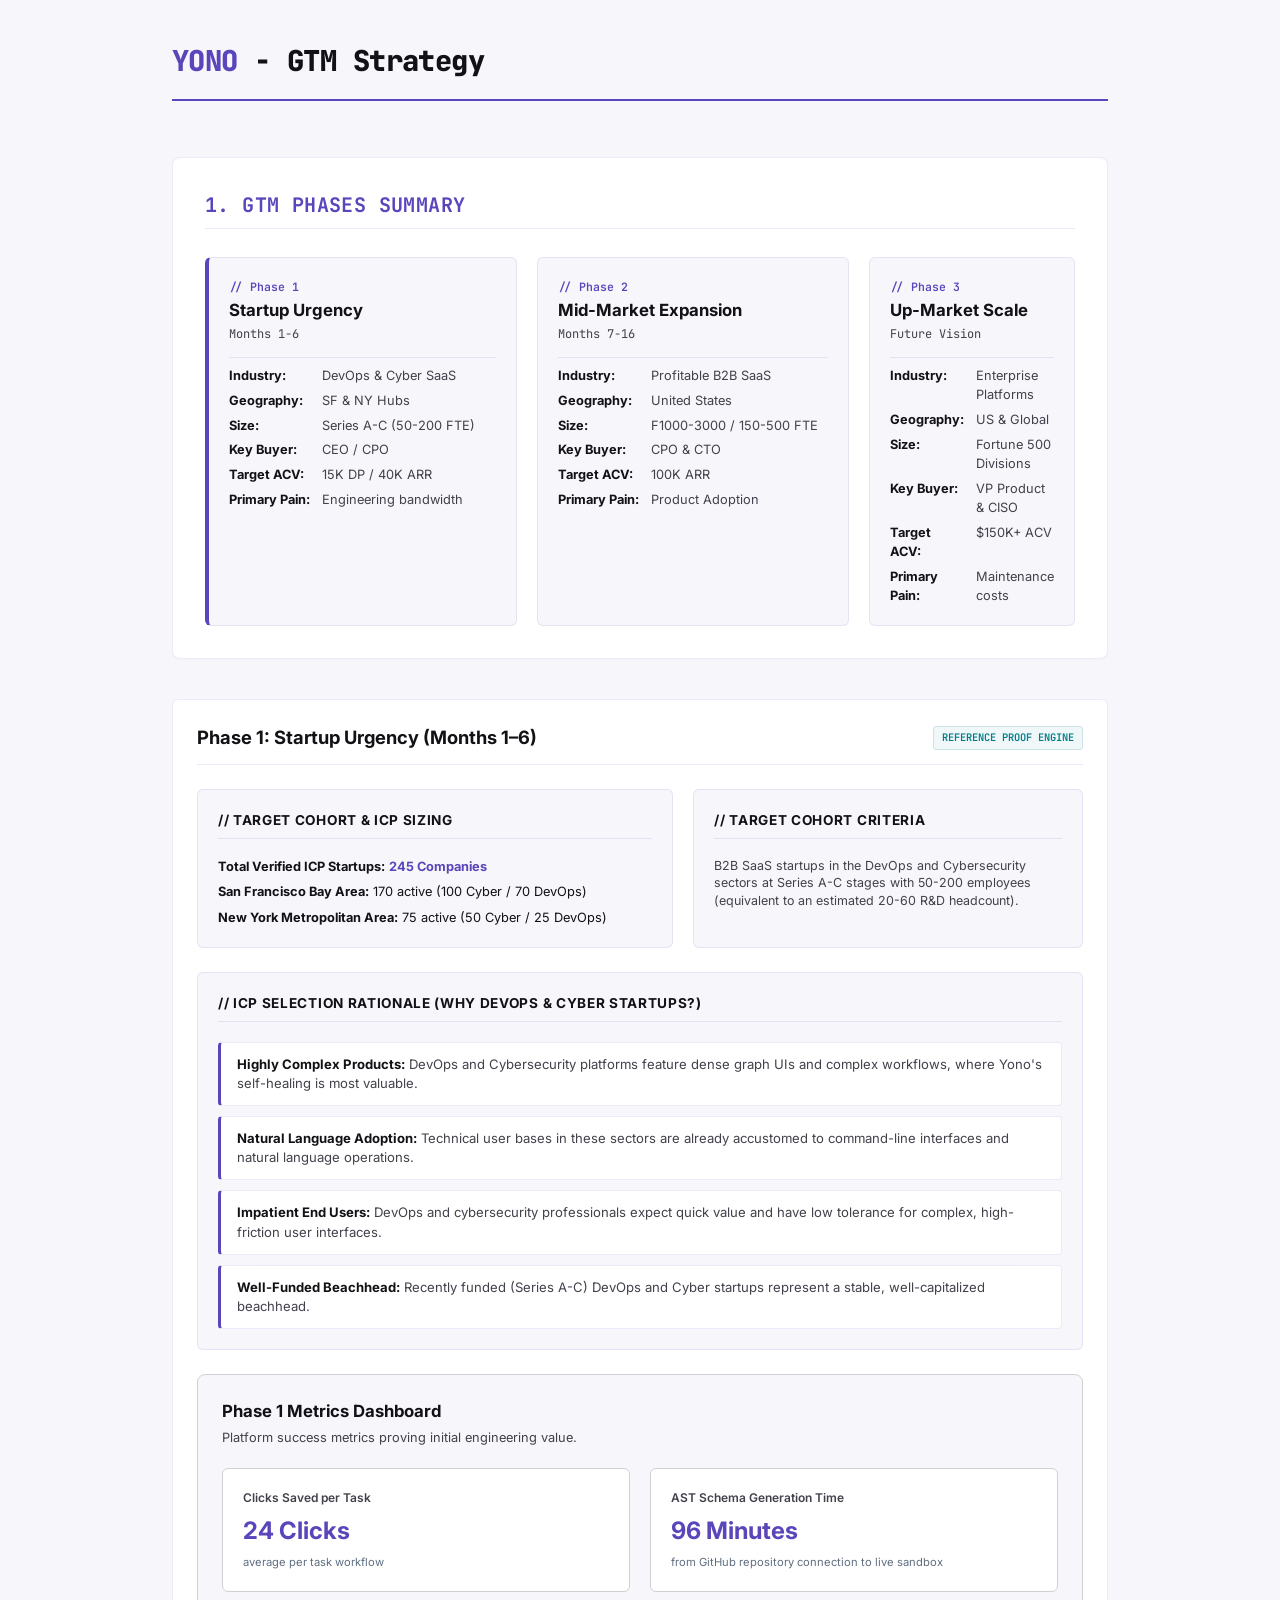
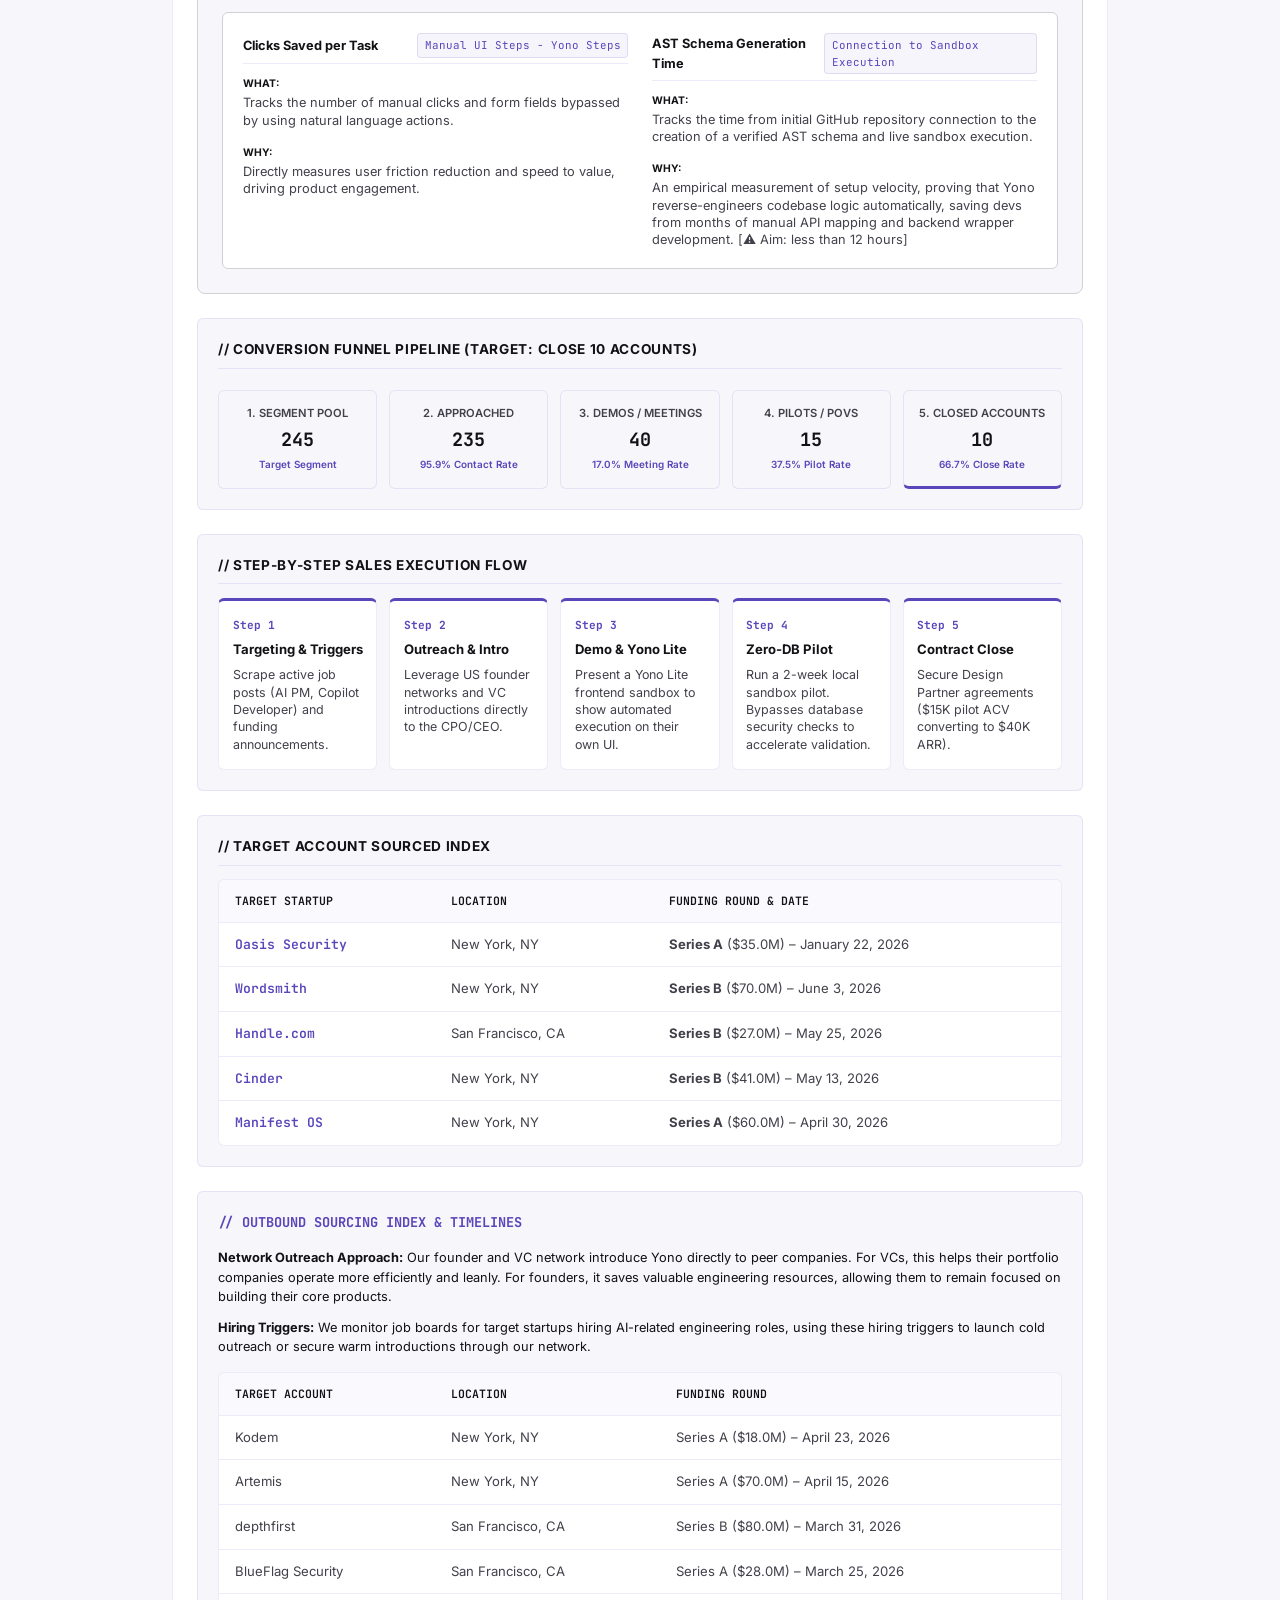
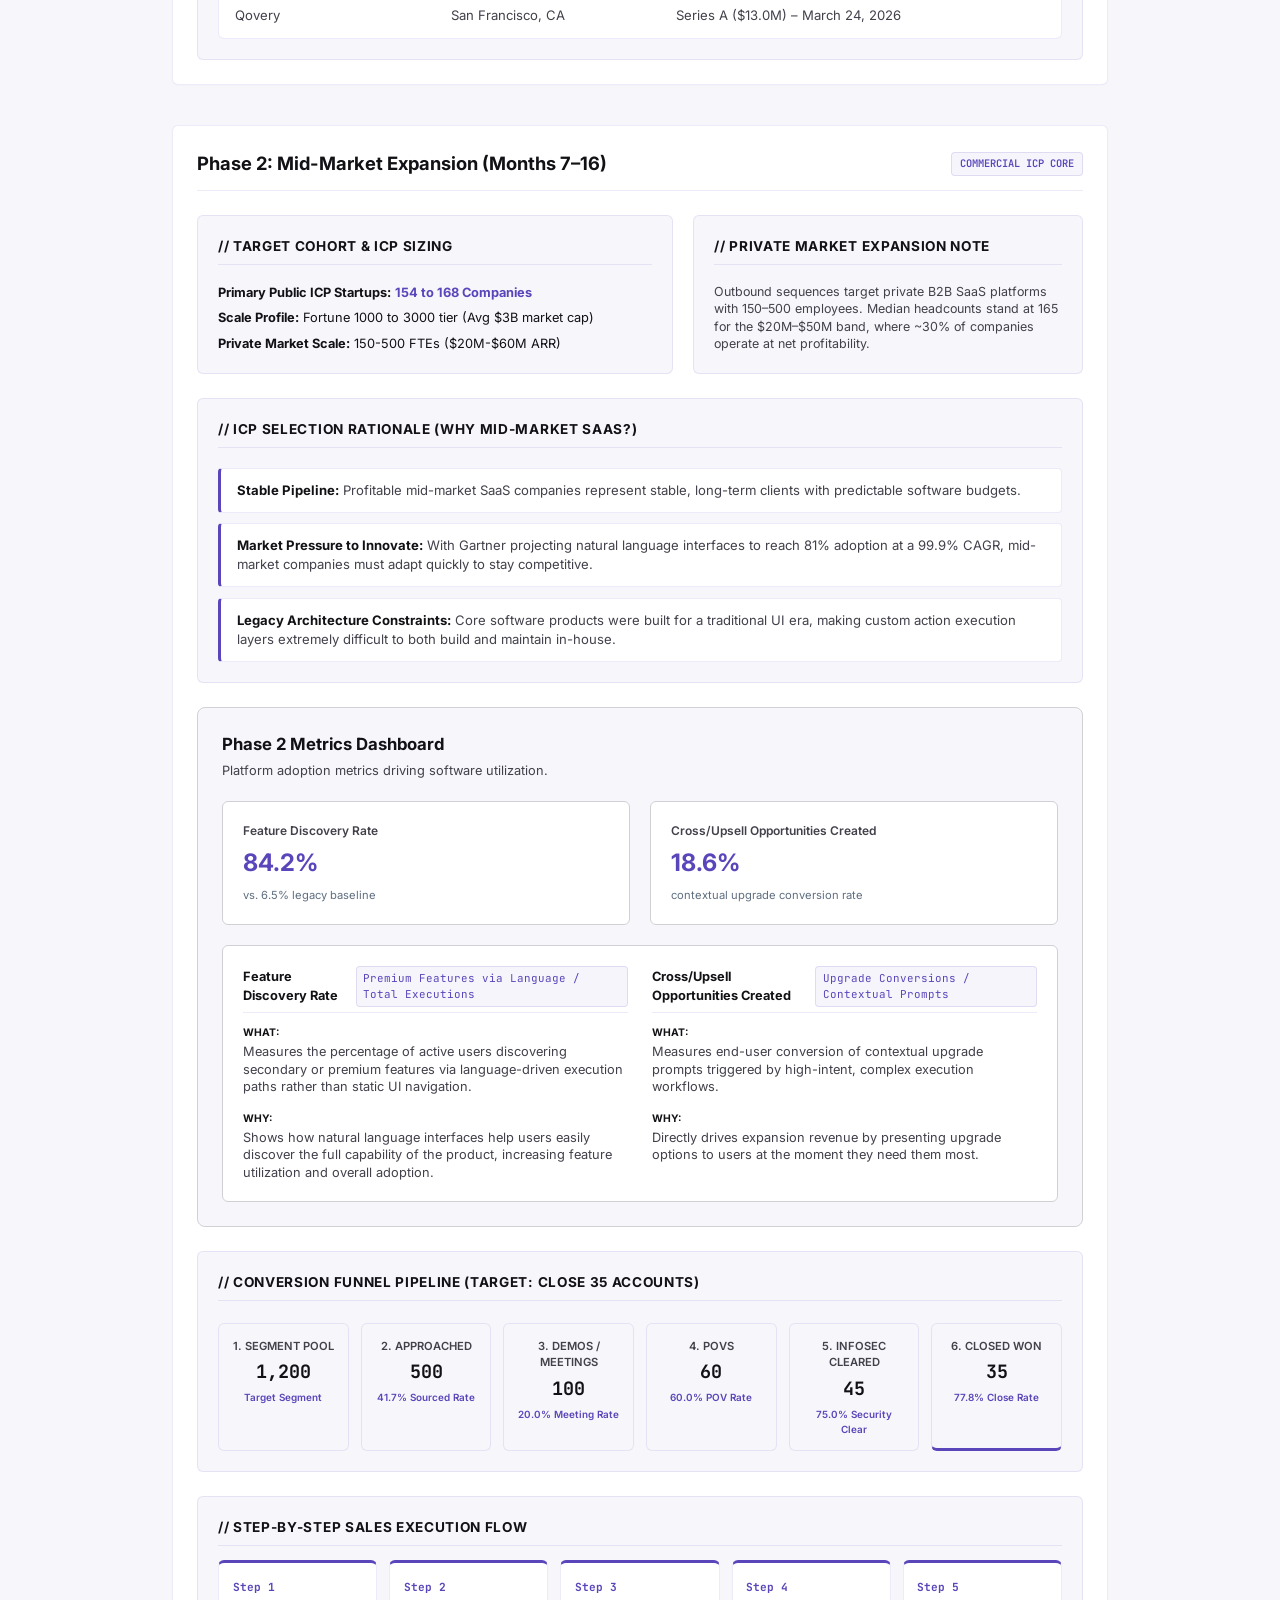
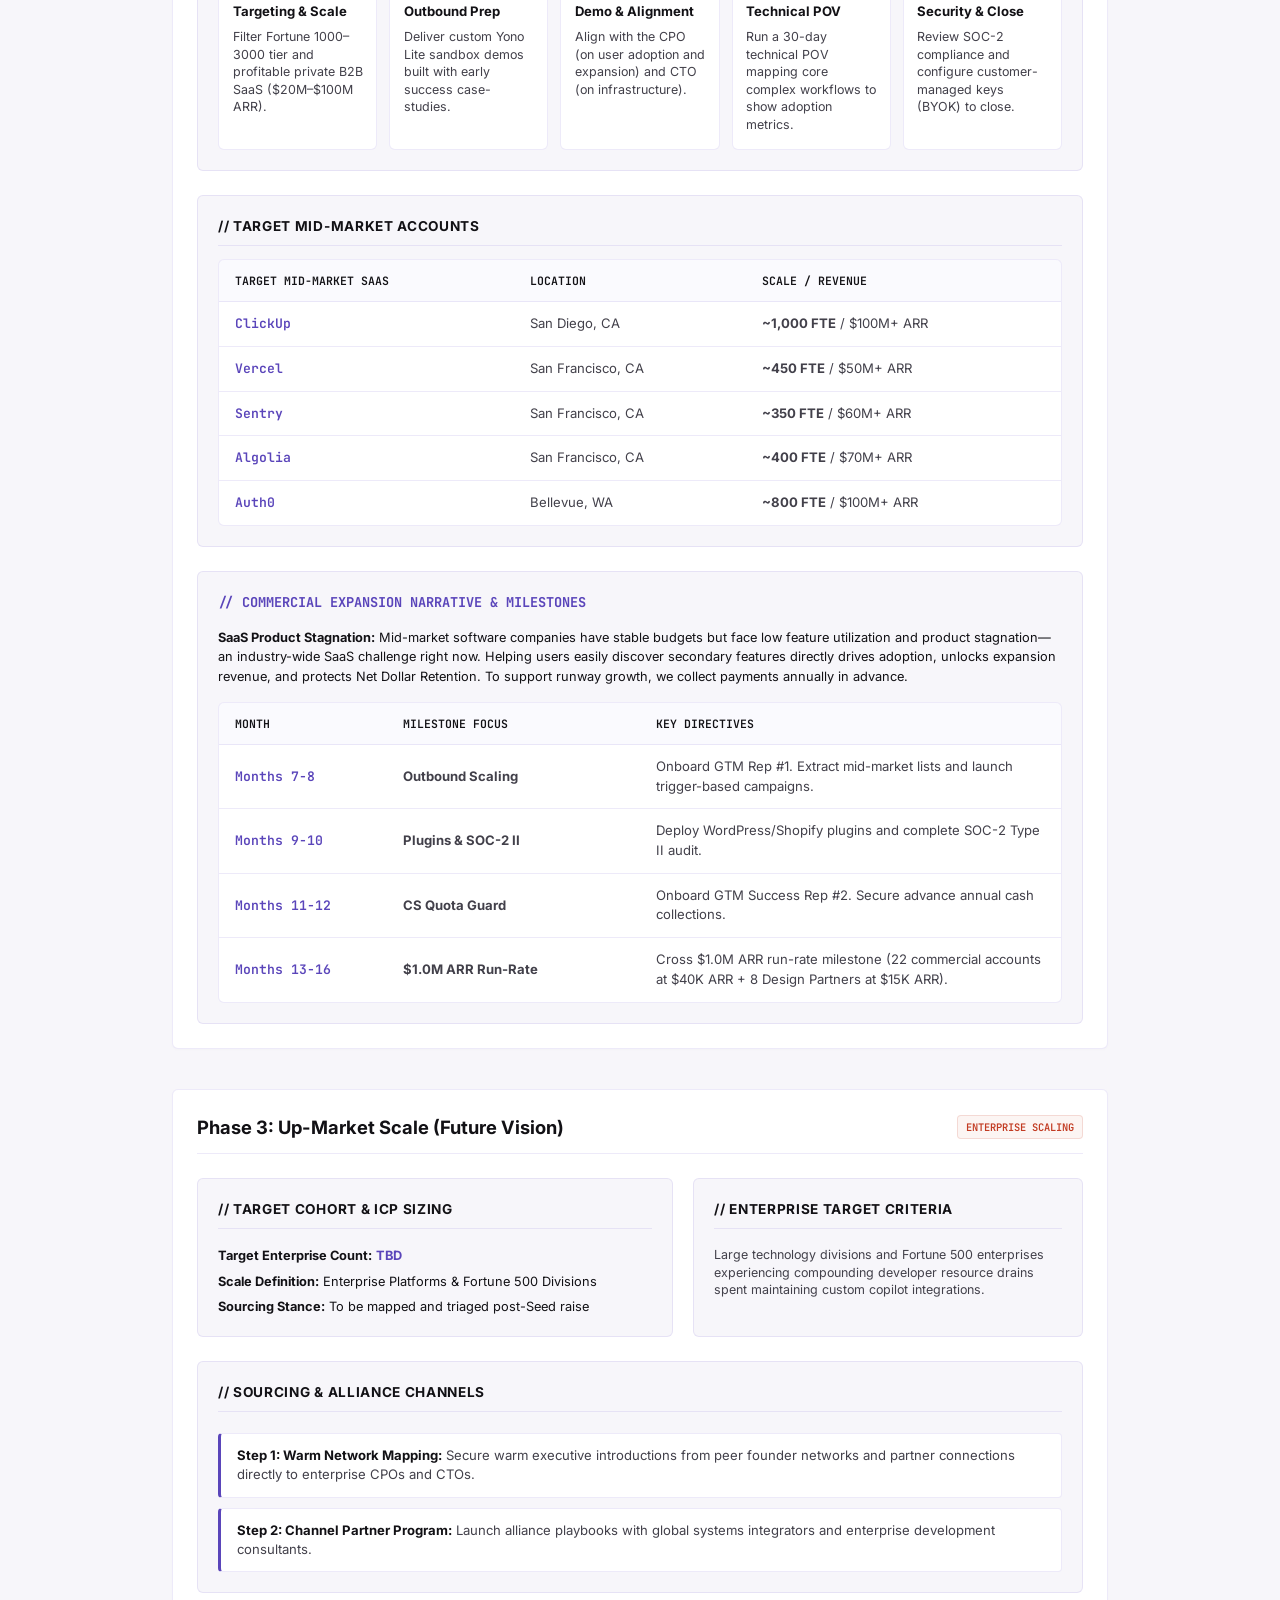
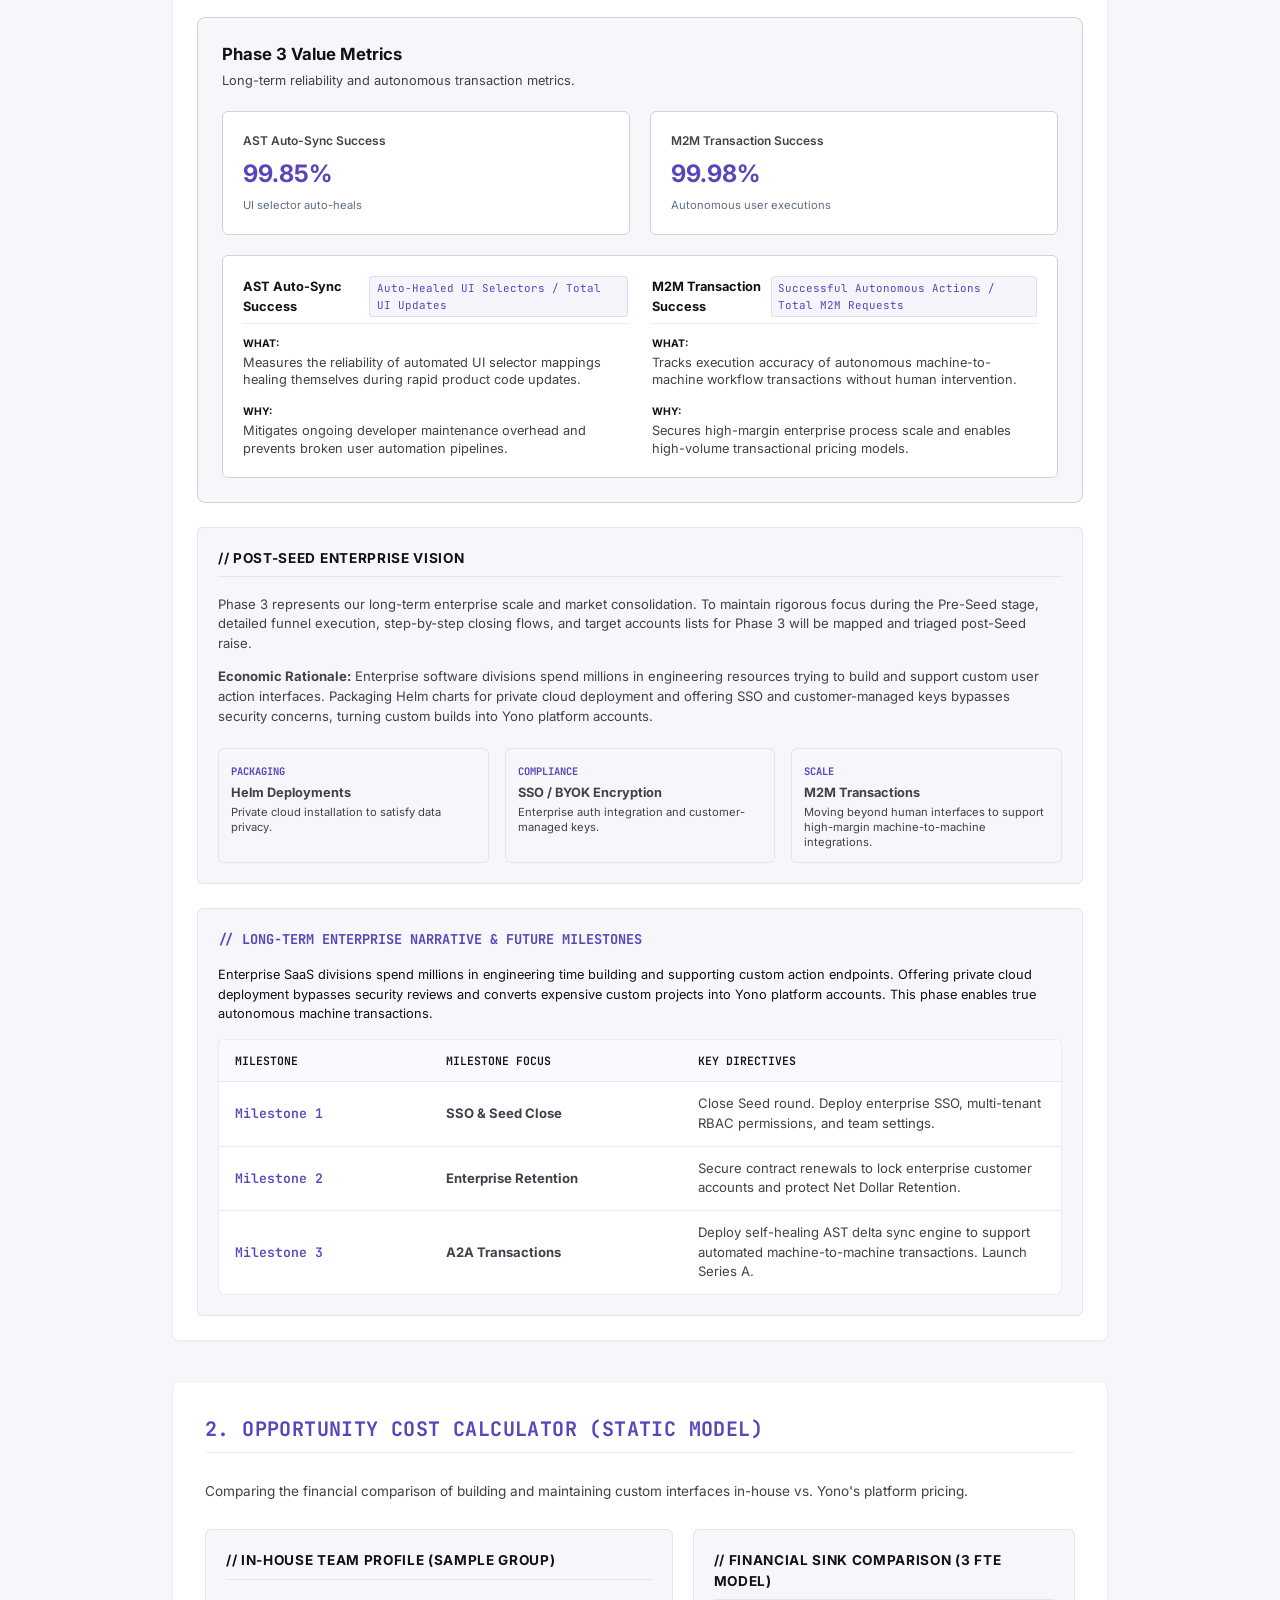
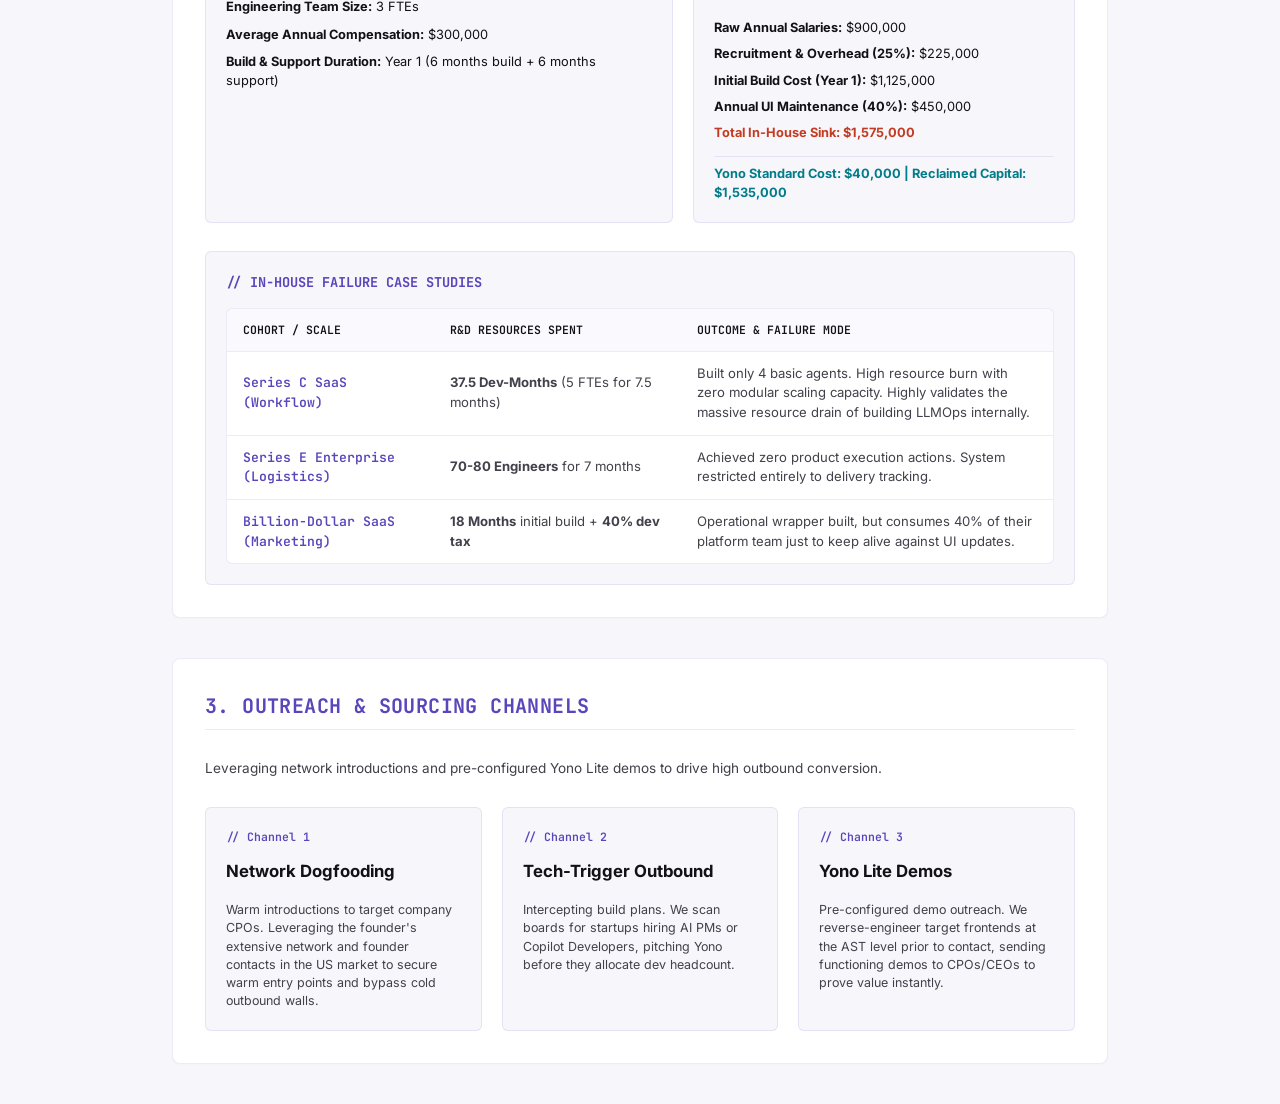
<file: Yono_GTM_Strategy_PDF.html>
<!DOCTYPE html>
<html lang="en">
<head>
    <meta charset="UTF-8">
    <meta name="viewport" content="width=device-width, initial-scale=1.0">
    <title>YONO - GTM Strategy (PDF Export)</title>
    
    <!-- Google Fonts -->
    <link rel="preconnect" href="https://fonts.googleapis.com">
    <link rel="preconnect" href="https://fonts.gstatic.com" crossorigin>
    <link href="https://fonts.googleapis.com/css2?family=Inter:wght@400;500;600;700&family=JetBrains+Mono:wght@400;500;600;700;800&display=swap" rel="stylesheet">

    <style>
        /* CSS Variables - Yono Premium Light Theme & Print Overrides */
        :root {
            --color-bg: #F7F6FA;
            --color-card: #FFFFFF;
            --color-text-primary: #121115;
            --color-text-secondary: #42404A;
            --color-accent: #5A45BA;
            --color-success: #007C8A;
            --color-warning: #C23B22;
            --color-border: rgba(110, 86, 207, 0.12);
            --font-sans: 'Inter', sans-serif;
            --font-mono: 'JetBrains Mono', monospace;
        }

        /* Reset & Base Styles */
        * {
            box-sizing: border-box;
            margin: 0;
            padding: 0;
        }

        body {
            background-color: var(--color-bg);
            color: var(--color-text-primary);
            font-family: var(--font-sans);
            line-height: 1.5;
            -webkit-font-smoothing: antialiased;
        }

        /* Layout Container */
        .doc-container {
            max-width: 1000px;
            width: 100%;
            margin: 0 auto;
            padding: 2.5rem 2rem;
            display: flex;
            flex-direction: column;
            gap: 2.5rem;
        }

        /* Title block */
        .page-header {
            border-bottom: 2px solid var(--color-accent);
            padding-bottom: 1rem;
            margin-bottom: 1rem;
        }

        .page-title {
            font-family: var(--font-mono);
            font-size: 1.8rem;
            font-weight: 800;
            color: var(--color-text-primary);
            letter-spacing: -0.02em;
        }

        .page-title span {
            color: var(--color-accent);
        }

        /* Sections and Card layouts */
        .pdf-section {
            background-color: #FFFFFF;
            border: 1px solid var(--color-border);
            border-radius: 8px;
            padding: 2rem;
            display: flex;
            flex-direction: column;
            gap: 1.75rem;
            box-shadow: 0 1px 3px rgba(0, 0, 0, 0.02);
        }

        .pdf-section-title {
            font-family: var(--font-mono);
            font-size: 1.25rem;
            font-weight: 700;
            color: var(--color-accent);
            border-bottom: 1px solid var(--color-border);
            padding-bottom: 0.5rem;
            text-transform: uppercase;
            letter-spacing: 0.02em;
        }

        /* Phase overview grid */
        .phase-summary-grid {
            display: grid;
            grid-template-columns: 2fr 2fr 1fr;
            gap: 1.25rem;
        }

        .three-column-grid {
            display: grid;
            grid-template-columns: repeat(3, 1fr);
            gap: 1.25rem;
        }

        .phase-summary-card {
            background-color: var(--color-bg);
            border: 1px solid var(--color-border);
            border-radius: 6px;
            padding: 1.25rem;
            display: flex;
            flex-direction: column;
            gap: 0.85rem;
        }

        .phase-summary-card.active {
            border-left: 4px solid var(--color-accent);
        }

        .phase-summary-header {
            display: flex;
            flex-direction: column;
            gap: 0.15rem;
        }

        .phase-summary-eyebrow {
            font-family: var(--font-mono);
            font-size: 0.72rem;
            color: var(--color-accent);
            font-weight: 600;
        }

        .phase-summary-name {
            font-size: 1.05rem;
            font-weight: 700;
        }

        .phase-summary-time {
            font-family: var(--font-mono);
            font-size: 0.75rem;
            color: var(--color-text-secondary);
        }

        .phase-profile-list {
            display: grid;
            grid-template-columns: auto 1fr;
            gap: 0.35rem 0.75rem;
            font-size: 0.8rem;
            border-top: 1px solid var(--color-border);
            padding-top: 0.5rem;
        }

        .phase-profile-list strong {
            color: var(--color-text-primary);
        }

        .phase-profile-list span {
            color: var(--color-text-secondary);
        }

        /* Telemetry Dashboard Styles (Static High-Contrast Print Theme) */
        .metrics-dashboard {
            background-color: #F7F6FA;
            border: 1px solid #D1D0D5;
            border-radius: 8px;
            padding: 1.5rem;
            display: flex;
            flex-direction: column;
            gap: 1.25rem;
        }

        .dashboard-header {
            display: flex;
            justify-content: space-between;
            align-items: center;
        }

        .dashboard-title {
            font-family: var(--font-sans);
            font-size: 1.05rem;
            font-weight: 700;
            color: var(--color-text-primary);
        }

        .dashboard-subtitle {
            font-size: 0.8rem;
            color: var(--color-text-secondary);
        }

        .metrics-grid {
            display: grid;
            grid-template-columns: 1fr 1fr;
            gap: 1.25rem;
        }

        .metric-card {
            background-color: #FFFFFF;
            border: 1px solid #D1D0D5;
            border-radius: 6px;
            padding: 1.25rem;
            display: flex;
            flex-direction: column;
            gap: 0.35rem;
        }

        .metric-label {
            font-size: 0.75rem;
            color: var(--color-text-secondary);
            font-weight: 600;
        }

        .metric-value {
            font-size: 1.5rem;
            font-weight: 700;
            color: var(--color-accent);
        }

        .metric-subtext {
            font-size: 0.7rem;
            color: #5F6E80;
        }

        .metric-details-panel {
            background-color: #FFFFFF;
            border: 1px solid #D1D0D5;
            border-radius: 6px;
            padding: 1.25rem;
        }

        .details-panel-grid {
            display: grid;
            grid-template-columns: 1fr 1fr;
            gap: 1.5rem;
        }

        .details-column {
            display: flex;
            flex-direction: column;
            gap: 0.75rem;
        }

        .details-column-header {
            display: flex;
            justify-content: space-between;
            align-items: center;
            border-bottom: 1px solid var(--color-border);
            padding-bottom: 0.35rem;
        }

        .details-metric-name {
            font-size: 0.8rem;
            font-weight: 700;
            color: var(--color-text-primary);
        }

        .details-panel-formula {
            font-family: var(--font-mono);
            font-size: 0.68rem;
            color: var(--color-accent);
            background-color: rgba(90, 69, 186, 0.05);
            padding: 0.2rem 0.4rem;
            border-radius: 4px;
            border: 1px solid rgba(90, 69, 186, 0.15);
        }

        .details-panel-item {
            display: flex;
            flex-direction: column;
            gap: 0.15rem;
        }

        .details-panel-item strong {
            font-size: 0.65rem;
            color: var(--color-text-primary);
            text-transform: uppercase;
        }

        .details-panel-item span {
            font-size: 0.8rem;
            color: var(--color-text-secondary);
            line-height: 1.35;
        }

        /* Detail Blocks sequential stack */
        .phase-block {
            border: 1px solid var(--color-border);
            border-radius: 6px;
            padding: 1.5rem;
            display: flex;
            flex-direction: column;
            gap: 1.5rem;
            background-color: #FFFFFF;
        }

        .phase-block-header {
            border-bottom: 1px solid var(--color-border);
            padding-bottom: 0.75rem;
            display: flex;
            justify-content: space-between;
            align-items: center;
        }

        .phase-block-title {
            font-family: var(--font-sans);
            font-size: 1.15rem;
            font-weight: 700;
            color: var(--color-text-primary);
        }

        .phase-badge {
            font-family: var(--font-mono);
            font-size: 0.65rem;
            font-weight: 600;
            color: var(--color-success);
            background-color: rgba(0, 124, 138, 0.06);
            border: 1px solid rgba(0, 124, 138, 0.15);
            padding: 0.2rem 0.5rem;
            border-radius: 4px;
            text-transform: uppercase;
        }

        .calc-grid {
            display: grid;
            grid-template-columns: 1.1fr 0.9fr;
            gap: 1.25rem;
        }

        .calc-card {
            border: 1px solid var(--color-border);
            background-color: var(--color-bg);
            border-radius: 6px;
            padding: 1.25rem;
            display: flex;
            flex-direction: column;
            gap: 0.85rem;
        }

        .calc-title {
            font-family: var(--font-sans);
            font-size: 0.85rem;
            font-weight: 700;
            text-transform: uppercase;
            letter-spacing: 0.05em;
            color: var(--color-text-primary);
            border-bottom: 1px solid var(--color-border);
            padding-bottom: 0.5rem;
        }

        .decision-flow-steps {
            display: flex;
            flex-direction: column;
            gap: 0.65rem;
        }

        .decision-step {
            font-size: 0.82rem;
            color: var(--color-text-secondary);
            line-height: 1.45;
            padding: 0.75rem 1rem;
            border: 1px solid var(--color-border);
            border-radius: 4px;
            background-color: #FFFFFF;
            border-left: 3px solid var(--color-accent);
        }

        .decision-step strong {
            color: var(--color-text-primary);
        }

        /* Funnel layout */
        .funnel-container {
            display: flex;
            gap: 0.75rem;
            margin-top: 0.5rem;
        }

        .funnel-stage {
            flex: 1;
            background-color: var(--color-bg);
            border: 1px solid var(--color-border);
            border-radius: 6px;
            padding: 0.85rem;
            text-align: center;
            display: flex;
            flex-direction: column;
            gap: 0.25rem;
        }

        .funnel-stage-name {
            font-size: 0.7rem;
            color: var(--color-text-secondary);
            text-transform: uppercase;
            font-weight: 600;
        }

        .funnel-stage-value {
            font-family: var(--font-mono);
            font-size: 1.15rem;
            font-weight: 700;
            color: var(--color-text-primary);
        }

        .funnel-stage-conversion {
            font-size: 0.62rem;
            color: var(--color-accent);
            font-weight: 600;
        }

        /* Sourcing processes */
        .process-flow {
            display: grid;
            grid-template-columns: repeat(5, 1fr);
            gap: 0.75rem;
        }

        .process-step {
            background-color: #FFFFFF;
            border: 1px solid var(--color-border);
            border-top: 3px solid var(--color-accent);
            border-radius: 6px;
            padding: 1rem 0.85rem;
            display: flex;
            flex-direction: column;
            gap: 0.4rem;
        }

        .process-step-num {
            font-family: var(--font-mono);
            font-size: 0.7rem;
            font-weight: 700;
            color: var(--color-accent);
        }

        .process-step-title {
            font-size: 0.82rem;
            font-weight: 700;
        }

        .process-step-desc {
            font-size: 0.78rem;
            color: var(--color-text-secondary);
            line-height: 1.4;
        }

        /* Tables */
        .table-wrapper {
            border: 1px solid var(--color-border);
            border-radius: 6px;
            overflow: hidden;
            background-color: #FFFFFF;
        }

        table {
            width: 100%;
            border-collapse: collapse;
            font-size: 0.82rem;
            text-align: left;
        }

        th, td {
            padding: 0.75rem 1rem;
            border-bottom: 1px solid var(--color-border);
        }

        tr:last-child td {
            border-bottom: none;
        }

        th {
            background-color: rgba(110, 86, 207, 0.03);
            font-family: var(--font-mono);
            font-weight: 600;
            color: var(--color-text-primary);
            text-transform: uppercase;
            font-size: 0.72rem;
        }

        td {
            color: var(--color-text-secondary);
        }

        td.highlight-mono {
            font-family: var(--font-mono);
            font-weight: 600;
            color: var(--color-accent);
        }

        /* Drawer details represented static/flat in PDF */
        .pdf-details-flat {
            border: 1px solid var(--color-border);
            border-radius: 6px;
            background-color: var(--color-bg);
            padding: 1.25rem;
            display: flex;
            flex-direction: column;
            gap: 1rem;
        }

        .pdf-details-flat-title {
            font-family: var(--font-mono);
            font-size: 0.85rem;
            font-weight: 700;
            color: var(--color-accent);
            text-transform: uppercase;
        }

        /* Page breaks control for PDF rendering */
        .page-break {
            page-break-before: always;
        }

        .avoid-break {
            page-break-inside: avoid;
        }

        /* PDF print-friendly style overrides */
        @media print {
            body {
                background-color: #FFFFFF;
                color: #000000;
            }
            .doc-container {
                padding: 0;
                max-width: 100%;
            }
            .pdf-section {
                border: none;
                padding: 0;
                background-color: transparent;
                box-shadow: none;
            }
            .phase-block {
                border: 1px solid #D1D0D5;
                background-color: #FFFFFF;
            }
            .calc-card, .phase-summary-card, .pdf-details-flat, .funnel-stage {
                background-color: #FFFFFF !important;
                border: 1px solid #D1D0D5 !important;
            }
        }
    </style>
</head>
<body>

    <div class="doc-container">
        
        <!-- Header -->
        <header class="page-header">
            <h1 class="page-title"><span>YONO</span> - GTM Strategy</h1>
        </header>

        <!-- ================== SECTION 1: GTM PHASES OVERVIEW ================== -->
        <section class="pdf-section">
            <h2 class="pdf-section-title">1. GTM Phases Summary</h2>
            
            <div class="phase-summary-grid">
                <!-- Card 1 -->
                <div class="phase-summary-card active">
                    <div class="phase-summary-header">
                        <span class="phase-summary-eyebrow">// Phase 1</span>
                        <h3 class="phase-summary-name">Startup Urgency</h3>
                        <span class="phase-summary-time">Months 1-6</span>
                    </div>
                    <div class="phase-profile-list">
                        <strong>Industry:</strong> <span>DevOps &amp; Cyber SaaS</span>
                        <strong>Geography:</strong> <span>SF &amp; NY Hubs</span>
                        <strong>Size:</strong> <span>Series A-C (50-200 FTE)</span>
                        <strong>Key Buyer:</strong> <span>CEO / CPO</span>
                        <strong>Target ACV:</strong> <span>15K DP / 40K ARR</span>
                        <strong>Primary Pain:</strong> <span>Engineering bandwidth</span>
                    </div>
                </div>

                <!-- Card 2 -->
                <div class="phase-summary-card">
                    <div class="phase-summary-header">
                        <span class="phase-summary-eyebrow">// Phase 2</span>
                        <h3 class="phase-summary-name">Mid-Market Expansion</h3>
                        <span class="phase-summary-time">Months 7-16</span>
                    </div>
                    <div class="phase-profile-list">
                        <strong>Industry:</strong> <span>Profitable B2B SaaS</span>
                        <strong>Geography:</strong> <span>United States</span>
                        <strong>Size:</strong> <span>F1000-3000 / 150-500 FTE</span>
                        <strong>Key Buyer:</strong> <span>CPO &amp; CTO</span>
                        <strong>Target ACV:</strong> <span>100K ARR</span>
                        <strong>Primary Pain:</strong> <span>Product Adoption</span>
                    </div>
                </div>

                <!-- Card 3 -->
                <div class="phase-summary-card">
                    <div class="phase-summary-header">
                        <span class="phase-summary-eyebrow">// Phase 3</span>
                        <h3 class="phase-summary-name">Up-Market Scale</h3>
                        <span class="phase-summary-time">Future Vision</span>
                    </div>
                    <div class="phase-profile-list">
                        <strong>Industry:</strong> <span>Enterprise Platforms</span>
                        <strong>Geography:</strong> <span>US &amp; Global</span>
                        <strong>Size:</strong> <span>Fortune 500 Divisions</span>
                        <strong>Key Buyer:</strong> <span>VP Product &amp; CISO</span>
                        <strong>Target ACV:</strong> <span>$150K+ ACV</span>
                        <strong>Primary Pain:</strong> <span>Maintenance costs</span>
                    </div>
                </div>
            </div>
        </section>

        <!-- ================== PHASE 1 DETAILED WORK ================== -->
        <section class="pdf-section phase-block page-break avoid-break">
            <div class="phase-block-header">
                <h3 class="phase-block-title">Phase 1: Startup Urgency (Months 1–6)</h3>
                <span class="phase-badge">Reference Proof Engine</span>
            </div>

            <div class="calc-grid">
                <div class="calc-card">
                    <h4 class="calc-title">// Target Cohort &amp; ICP Sizing</h4>
                    <div style="font-size: 0.8rem; display: flex; flex-direction: column; gap: 0.4rem; margin-top: 0.25rem;">
                        <p><strong>Total Verified ICP Startups:</strong> <span style="color: var(--color-accent); font-weight: bold;">245 Companies</span></p>
                        <p><strong>San Francisco Bay Area:</strong> 170 active (100 Cyber / 70 DevOps)</p>
                        <p><strong>New York Metropolitan Area:</strong> 75 active (50 Cyber / 25 DevOps)</p>
                    </div>
                </div>
                
                <div class="calc-card">
                    <h4 class="calc-title">// Target Cohort Criteria</h4>
                    <p style="font-size: 0.78rem; line-height: 1.4; color: var(--color-text-secondary); margin-top: 0.25rem;">
                        B2B SaaS startups in the DevOps and Cybersecurity sectors at Series A-C stages with 50-200 employees (equivalent to an estimated 20-60 R&D headcount).
                    </p>
                </div>
            </div>

            <!-- ICP Selection Rationale -->
            <div class="calc-card">
                <h4 class="calc-title">// ICP Selection Rationale (Why DevOps &amp; Cyber Startups?)</h4>
                <div class="decision-flow-steps" style="margin-top: 0.35rem;">
                    <div class="decision-step">
                        <strong>Highly Complex Products:</strong> DevOps and Cybersecurity platforms feature dense graph UIs and complex workflows, where Yono's self-healing is most valuable.
                    </div>
                    <div class="decision-step">
                        <strong>Natural Language Adoption:</strong> Technical user bases in these sectors are already accustomed to command-line interfaces and natural language operations.
                    </div>
                    <div class="decision-step">
                        <strong>Impatient End Users:</strong> DevOps and cybersecurity professionals expect quick value and have low tolerance for complex, high-friction user interfaces.
                    </div>
                    <div class="decision-step">
                        <strong>Well-Funded Beachhead:</strong> Recently funded (Series A-C) DevOps and Cyber startups represent a stable, well-capitalized beachhead.
                    </div>
                </div>
            </div>

            <!-- Phase 1 Telemetry Metrics -->
            <div class="metrics-dashboard avoid-break">
                <div class="dashboard-header">
                    <div>
                        <h4 class="dashboard-title">Phase 1 Metrics Dashboard</h4>
                        <span class="dashboard-subtitle">Platform success metrics proving initial engineering value.</span>
                    </div>
                </div>
                
                <div class="metrics-grid">
                    <div class="metric-card">
                        <span class="metric-label">Clicks Saved per Task</span>
                        <span class="metric-value">24 Clicks</span>
                        <span class="metric-subtext">average per task workflow</span>
                    </div>
                    <div class="metric-card">
                        <span class="metric-label">AST Schema Generation Time</span>
                        <span class="metric-value">96 Minutes</span>
                        <span class="metric-subtext">from GitHub repository connection to live sandbox</span>
                    </div>
                </div>

                <div class="metric-details-panel">
                    <div class="details-panel-grid">
                        <div class="details-column">
                            <div class="details-column-header">
                                <span class="details-metric-name">Clicks Saved per Task</span>
                                <span class="details-panel-formula">Manual UI Steps - Yono Steps</span>
                            </div>
                            <div class="details-panel-item">
                                <strong>What:</strong>
                                <span>Tracks the number of manual clicks and form fields bypassed by using natural language actions.</span>
                            </div>
                            <div class="details-panel-item" style="margin-top: 0.25rem;">
                                <strong>Why:</strong>
                                <span>Directly measures user friction reduction and speed to value, driving product engagement.</span>
                            </div>
                        </div>
                        <div class="details-column">
                            <div class="details-column-header">
                                <span class="details-metric-name">AST Schema Generation Time</span>
                                <span class="details-panel-formula">Connection to Sandbox Execution</span>
                            </div>
                            <div class="details-panel-item">
                                <strong>What:</strong>
                                <span>Tracks the time from initial GitHub repository connection to the creation of a verified AST schema and live sandbox execution.</span>
                            </div>
                            <div class="details-panel-item" style="margin-top: 0.25rem;">
                                <strong>Why:</strong>
                                <span>An empirical measurement of setup velocity, proving that Yono reverse-engineers codebase logic automatically, saving devs from months of manual API mapping and backend wrapper development. [⚠️ Aim: less than 12 hours]</span>
                            </div>
                        </div>
                    </div>
                </div>
            </div>

            <!-- Funnel -->
            <div class="calc-card avoid-break">
                <h4 class="calc-title">// Conversion Funnel Pipeline (Target: Close 10 Accounts)</h4>
                <div class="funnel-container">
                    <div class="funnel-stage">
                        <span class="funnel-stage-name">1. Segment Pool</span>
                        <span class="funnel-stage-value">245</span>
                        <span class="funnel-stage-conversion">Target Segment</span>
                    </div>
                    <div class="funnel-stage">
                        <span class="funnel-stage-name">2. Approached</span>
                        <span class="funnel-stage-value">235</span>
                        <span class="funnel-stage-conversion">95.9% Contact Rate</span>
                    </div>
                    <div class="funnel-stage">
                        <span class="funnel-stage-name">3. Demos / Meetings</span>
                        <span class="funnel-stage-value">40</span>
                        <span class="funnel-stage-conversion">17.0% Meeting Rate</span>
                    </div>
                    <div class="funnel-stage">
                        <span class="funnel-stage-name">4. Pilots / POVs</span>
                        <span class="funnel-stage-value">15</span>
                        <span class="funnel-stage-conversion">37.5% Pilot Rate</span>
                    </div>
                    <div class="funnel-stage" style="border-bottom: 3px solid var(--color-accent);">
                        <span class="funnel-stage-name">5. Closed Accounts</span>
                        <span class="funnel-stage-value">10</span>
                        <span class="funnel-stage-conversion">66.7% Close Rate</span>
                    </div>
                </div>
            </div>

            <!-- Sales Execution Process -->
            <div class="calc-card avoid-break">
                <h4 class="calc-title">// Step-by-Step Sales Execution Flow</h4>
                <div class="process-flow">
                    <div class="process-step">
                        <span class="process-step-num">Step 1</span>
                        <span class="process-step-title">Targeting &amp; Triggers</span>
                        <span class="process-step-desc">Scrape active job posts (AI PM, Copilot Developer) and funding announcements.</span>
                    </div>
                    <div class="process-step">
                        <span class="process-step-num">Step 2</span>
                        <span class="process-step-title">Outreach &amp; Intro</span>
                        <span class="process-step-desc">Leverage US founder networks and VC introductions directly to the CPO/CEO.</span>
                    </div>
                    <div class="process-step">
                        <span class="process-step-num">Step 3</span>
                        <span class="process-step-title">Demo &amp; Yono Lite</span>
                        <span class="process-step-desc">Present a Yono Lite frontend sandbox to show automated execution on their own UI.</span>
                    </div>
                    <div class="process-step">
                        <span class="process-step-num">Step 4</span>
                        <span class="process-step-title">Zero-DB Pilot</span>
                        <span class="process-step-desc">Run a 2-week local sandbox pilot. Bypasses database security checks to accelerate validation.</span>
                    </div>
                    <div class="process-step">
                        <span class="process-step-num">Step 5</span>
                        <span class="process-step-title">Contract Close</span>
                        <span class="process-step-desc">Secure Design Partner agreements ($15K pilot ACV converting to $40K ARR).</span>
                    </div>
                </div>
            </div>

            <!-- Targets Table -->
            <div class="calc-card avoid-break">
                <h4 class="calc-title">// Target Account Sourced Index</h4>
                <div class="table-wrapper">
                    <table>
                        <thead>
                            <tr>
                                <th>Target Startup</th>
                                <th>Location</th>
                                <th>Funding Round &amp; Date</th>
                            </tr>
                        </thead>
                        <tbody>
                            <tr>
                                <td class="highlight-mono">Oasis Security</td>
                                <td>New York, NY</td>
                                <td><strong>Series A</strong> ($35.0M) – January 22, 2026</td>
                            </tr>
                            <tr>
                                <td class="highlight-mono">Wordsmith</td>
                                <td>New York, NY</td>
                                <td><strong>Series B</strong> ($70.0M) – June 3, 2026</td>
                            </tr>
                            <tr>
                                <td class="highlight-mono">Handle.com</td>
                                <td>San Francisco, CA</td>
                                <td><strong>Series B</strong> ($27.0M) – May 25, 2026</td>
                            </tr>
                            <tr>
                                <td class="highlight-mono">Cinder</td>
                                <td>New York, NY</td>
                                <td><strong>Series B</strong> ($41.0M) – May 13, 2026</td>
                            </tr>
                            <tr>
                                <td class="highlight-mono">Manifest OS</td>
                                <td>New York, NY</td>
                                <td><strong>Series A</strong> ($60.0M) – April 30, 2026</td>
                            </tr>
                        </tbody>
                    </table>
                </div>
            </div>

            <!-- Deep Dive Flat Block -->
            <div class="pdf-details-flat avoid-break">
                <span class="pdf-details-flat-title">// Outbound Sourcing Index &amp; Timelines</span>
                <div style="font-size: 0.8rem; display: flex; flex-direction: column; gap: 0.75rem;">
                    <p>
                        <strong>Network Outreach Approach:</strong> Our founder and VC network introduce Yono directly to peer companies. For VCs, this helps their portfolio companies operate more efficiently and leanly. For founders, it saves valuable engineering resources, allowing them to remain focused on building their core products.
                    </p>
                    <p>
                        <strong>Hiring Triggers:</strong> We monitor job boards for target startups hiring AI-related engineering roles, using these hiring triggers to launch cold outreach or secure warm introductions through our network.
                    </p>
                </div>
                <div class="table-wrapper">
                    <table>
                        <thead>
                            <tr>
                                <th>Target Account</th>
                                <th>Location</th>
                                <th>Funding Round</th>
                            </tr>
                        </thead>
                        <tbody>
                            <tr><td>Kodem</td><td>New York, NY</td><td>Series A ($18.0M) – April 23, 2026</td></tr>
                            <tr><td>Artemis</td><td>New York, NY</td><td>Series A ($70.0M) – April 15, 2026</td></tr>
                            <tr><td>depthfirst</td><td>San Francisco, CA</td><td>Series B ($80.0M) – March 31, 2026</td></tr>
                            <tr><td>BlueFlag Security</td><td>San Francisco, CA</td><td>Series A ($28.0M) – March 25, 2026</td></tr>
                            <tr><td>Qovery</td><td>San Francisco, CA</td><td>Series A ($13.0M) – March 24, 2026</td></tr>
                        </tbody>
                    </table>
                </div>
            </div>
        </section>

        <!-- ================== PHASE 2 DETAILED WORK ================== -->
        <section class="pdf-section phase-block page-break avoid-break">
            <div class="phase-block-header">
                <h3 class="phase-block-title">Phase 2: Mid-Market Expansion (Months 7–16)</h3>
                <span class="phase-badge" style="color: var(--color-accent); background-color: rgba(90, 69, 186, 0.05); border-color: rgba(90, 69, 186, 0.15);">Commercial ICP Core</span>
            </div>

            <div class="calc-grid">
                <div class="calc-card">
                    <h4 class="calc-title">// Target Cohort &amp; ICP Sizing</h4>
                    <div style="font-size: 0.8rem; display: flex; flex-direction: column; gap: 0.4rem; margin-top: 0.25rem;">
                        <p><strong>Primary Public ICP Startups:</strong> <span style="color: var(--color-accent); font-weight: bold;">154 to 168 Companies</span></p>
                        <p><strong>Scale Profile:</strong> Fortune 1000 to 3000 tier (Avg $3B market cap)</p>
                        <p><strong>Private Market Scale:</strong> 150-500 FTEs ($20M-$60M ARR)</p>
                    </div>
                </div>
                
                <div class="calc-card">
                    <h4 class="calc-title">// Private Market Expansion Note</h4>
                    <p style="font-size: 0.78rem; line-height: 1.4; color: var(--color-text-secondary); margin-top: 0.25rem;">
                        Outbound sequences target private B2B SaaS platforms with 150–500 employees. Median headcounts stand at 165 for the $20M–$50M band, where ~30% of companies operate at net profitability.
                    </p>
                </div>
            </div>

            <!-- ICP Selection Rationale -->
            <div class="calc-card">
                <h4 class="calc-title">// ICP Selection Rationale (Why Mid-Market SaaS?)</h4>
                <div class="decision-flow-steps" style="margin-top: 0.35rem;">
                    <div class="decision-step">
                        <strong>Stable Pipeline:</strong> Profitable mid-market SaaS companies represent stable, long-term clients with predictable software budgets.
                    </div>
                    <div class="decision-step">
                        <strong>Market Pressure to Innovate:</strong> With Gartner projecting natural language interfaces to reach 81% adoption at a 99.9% CAGR, mid-market companies must adapt quickly to stay competitive.
                    </div>
                    <div class="decision-step">
                        <strong>Legacy Architecture Constraints:</strong> Core software products were built for a traditional UI era, making custom action execution layers extremely difficult to both build and maintain in-house.
                    </div>
                </div>
            </div>

            <!-- Phase 2 Telemetry Metrics -->
            <div class="metrics-dashboard avoid-break">
                <div class="dashboard-header">
                    <div>
                        <h4 class="dashboard-title">Phase 2 Metrics Dashboard</h4>
                        <span class="dashboard-subtitle">Platform adoption metrics driving software utilization.</span>
                    </div>
                </div>
                
                <div class="metrics-grid">
                    <div class="metric-card">
                        <span class="metric-label">Feature Discovery Rate</span>
                        <span class="metric-value">84.2%</span>
                        <span class="metric-subtext">vs. 6.5% legacy baseline</span>
                    </div>
                    <div class="metric-card">
                        <span class="metric-label">Cross/Upsell Opportunities Created</span>
                        <span class="metric-value">18.6%</span>
                        <span class="metric-subtext">contextual upgrade conversion rate</span>
                    </div>
                </div>

                <div class="metric-details-panel">
                    <div class="details-panel-grid">
                        <div class="details-column">
                            <div class="details-column-header">
                                <span class="details-metric-name">Feature Discovery Rate</span>
                                <span class="details-panel-formula">Premium Features via Language / Total Executions</span>
                            </div>
                            <div class="details-panel-item">
                                <strong>What:</strong>
                                <span>Measures the percentage of active users discovering secondary or premium features via language-driven execution paths rather than static UI navigation.</span>
                            </div>
                            <div class="details-panel-item" style="margin-top: 0.25rem;">
                                <strong>Why:</strong>
                                <span>Shows how natural language interfaces help users easily discover the full capability of the product, increasing feature utilization and overall adoption.</span>
                            </div>
                        </div>
                        <div class="details-column">
                            <div class="details-column-header">
                                <span class="details-metric-name">Cross/Upsell Opportunities Created</span>
                                <span class="details-panel-formula">Upgrade Conversions / Contextual Prompts</span>
                            </div>
                            <div class="details-panel-item">
                                <strong>What:</strong>
                                <span>Measures end-user conversion of contextual upgrade prompts triggered by high-intent, complex execution workflows.</span>
                            </div>
                            <div class="details-panel-item" style="margin-top: 0.25rem;">
                                <strong>Why:</strong>
                                <span>Directly drives expansion revenue by presenting upgrade options to users at the moment they need them most.</span>
                            </div>
                        </div>
                    </div>
                </div>
            </div>

            <!-- Funnel -->
            <div class="calc-card avoid-break">
                <h4 class="calc-title">// Conversion Funnel Pipeline (Target: Close 35 Accounts)</h4>
                <div class="funnel-container">
                    <div class="funnel-stage">
                        <span class="funnel-stage-name">1. Segment Pool</span>
                        <span class="funnel-stage-value">1,200</span>
                        <span class="funnel-stage-conversion">Target Segment</span>
                    </div>
                    <div class="funnel-stage">
                        <span class="funnel-stage-name">2. Approached</span>
                        <span class="funnel-stage-value">500</span>
                        <span class="funnel-stage-conversion">41.7% Sourced Rate</span>
                    </div>
                    <div class="funnel-stage">
                        <span class="funnel-stage-name">3. Demos / Meetings</span>
                        <span class="funnel-stage-value">100</span>
                        <span class="funnel-stage-conversion">20.0% Meeting Rate</span>
                    </div>
                    <div class="funnel-stage">
                        <span class="funnel-stage-name">4. POVs</span>
                        <span class="funnel-stage-value">60</span>
                        <span class="funnel-stage-conversion">60.0% POV Rate</span>
                    </div>
                    <div class="funnel-stage">
                        <span class="funnel-stage-name">5. InfoSec Cleared</span>
                        <span class="funnel-stage-value">45</span>
                        <span class="funnel-stage-conversion">75.0% Security Clear</span>
                    </div>
                    <div class="funnel-stage" style="border-bottom: 3px solid var(--color-accent);">
                        <span class="funnel-stage-name">6. Closed Won</span>
                        <span class="funnel-stage-value">35</span>
                        <span class="funnel-stage-conversion">77.8% Close Rate</span>
                    </div>
                </div>
            </div>

            <!-- Sales Execution Process -->
            <div class="calc-card avoid-break">
                <h4 class="calc-title">// Step-by-Step Sales Execution Flow</h4>
                <div class="process-flow">
                    <div class="process-step">
                        <span class="process-step-num">Step 1</span>
                        <span class="process-step-title">Targeting &amp; Scale</span>
                        <span class="process-step-desc">Filter Fortune 1000–3000 tier and profitable private B2B SaaS ($20M–$100M ARR).</span>
                    </div>
                    <div class="process-step">
                        <span class="process-step-num">Step 2</span>
                        <span class="process-step-title">Outbound Prep</span>
                        <span class="process-step-desc">Deliver custom Yono Lite sandbox demos built with early success case-studies.</span>
                    </div>
                    <div class="process-step">
                        <span class="process-step-num">Step 3</span>
                        <span class="process-step-title">Demo &amp; Alignment</span>
                        <span class="process-step-desc">Align with the CPO (on user adoption and expansion) and CTO (on infrastructure).</span>
                    </div>
                    <div class="process-step">
                        <span class="process-step-num">Step 4</span>
                        <span class="process-step-title">Technical POV</span>
                        <span class="process-step-desc">Run a 30-day technical POV mapping core complex workflows to show adoption metrics.</span>
                    </div>
                    <div class="process-step">
                        <span class="process-step-num">Step 5</span>
                        <span class="process-step-title">Security &amp; Close</span>
                        <span class="process-step-desc">Review SOC-2 compliance and configure customer-managed keys (BYOK) to close.</span>
                    </div>
                </div>
            </div>

            <!-- Targets Table -->
            <div class="calc-card avoid-break">
                <h4 class="calc-title">// Target Mid-Market Accounts</h4>
                <div class="table-wrapper">
                    <table>
                        <thead>
                            <tr>
                                <th>Target Mid-Market SaaS</th>
                                <th>Location</th>
                                <th>Scale / Revenue</th>
                            </tr>
                        </thead>
                        <tbody>
                            <tr>
                                <td class="highlight-mono">ClickUp</td>
                                <td>San Diego, CA</td>
                                <td><strong>~1,000 FTE</strong> / $100M+ ARR</td>
                            </tr>
                            <tr>
                                <td class="highlight-mono">Vercel</td>
                                <td>San Francisco, CA</td>
                                <td><strong>~450 FTE</strong> / $50M+ ARR</td>
                            </tr>
                            <tr>
                                <td class="highlight-mono">Sentry</td>
                                <td>San Francisco, CA</td>
                                <td><strong>~350 FTE</strong> / $60M+ ARR</td>
                            </tr>
                            <tr>
                                <td class="highlight-mono">Algolia</td>
                                <td>San Francisco, CA</td>
                                <td><strong>~400 FTE</strong> / $70M+ ARR</td>
                            </tr>
                            <tr>
                                <td class="highlight-mono">Auth0</td>
                                <td>Bellevue, WA</td>
                                <td><strong>~800 FTE</strong> / $100M+ ARR</td>
                            </tr>
                        </tbody>
                    </table>
                </div>
            </div>

            <!-- Deep Dive Flat Block -->
            <div class="pdf-details-flat avoid-break">
                <span class="pdf-details-flat-title">// Commercial Expansion Narrative &amp; Milestones</span>
                <div style="font-size: 0.8rem; display: flex; flex-direction: column; gap: 0.75rem;">
                    <p>
                        <strong>SaaS Product Stagnation:</strong> Mid-market software companies have stable budgets but face low feature utilization and product stagnation—an industry-wide SaaS challenge right now. Helping users easily discover secondary features directly drives adoption, unlocks expansion revenue, and protects Net Dollar Retention. To support runway growth, we collect payments annually in advance.
                    </p>
                </div>
                <div class="table-wrapper">
                    <table>
                        <thead>
                            <tr>
                                <th style="width: 20%;">Month</th>
                                <th style="width: 30%;">Milestone Focus</th>
                                <th>Key Directives</th>
                            </tr>
                        </thead>
                        <tbody>
                            <tr><td class="highlight-mono">Months 7-8</td><td><strong>Outbound Scaling</strong></td><td>Onboard GTM Rep #1. Extract mid-market lists and launch trigger-based campaigns.</td></tr>
                            <tr><td class="highlight-mono">Months 9-10</td><td><strong>Plugins &amp; SOC-2 II</strong></td><td>Deploy WordPress/Shopify plugins and complete SOC-2 Type II audit.</td></tr>
                            <tr><td class="highlight-mono">Months 11-12</td><td><strong>CS Quota Guard</strong></td><td>Onboard GTM Success Rep #2. Secure advance annual cash collections.</td></tr>
                            <tr><td class="highlight-mono">Months 13-16</td><td><strong>$1.0M ARR Run-Rate</strong></td><td>Cross $1.0M ARR run-rate milestone (22 commercial accounts at $40K ARR + 8 Design Partners at $15K ARR).</td></tr>
                        </tbody>
                    </table>
                </div>
            </div>
        </section>

        <!-- ================== PHASE 3 DETAILED WORK ================== -->
        <section class="pdf-section phase-block page-break avoid-break">
            <div class="phase-block-header">
                <h3 class="phase-block-title">Phase 3: Up-Market Scale (Future Vision)</h3>
                <span class="phase-badge" style="color: var(--color-warning); background-color: rgba(194, 59, 34, 0.05); border-color: rgba(194, 59, 34, 0.15);">Enterprise Scaling</span>
            </div>

            <!-- Target Cohort & ICP Sizing and Target Criteria Grid -->
            <div class="calc-grid">
                <div class="calc-card">
                    <h4 class="calc-title">// Target Cohort &amp; ICP Sizing</h4>
                    <div style="font-size: 0.8rem; display: flex; flex-direction: column; gap: 0.4rem; margin-top: 0.25rem;">
                        <p><strong>Target Enterprise Count:</strong> <span style="color: var(--color-accent); font-weight: bold;">TBD</span></p>
                        <p><strong>Scale Definition:</strong> Enterprise Platforms &amp; Fortune 500 Divisions</p>
                        <p><strong>Sourcing Stance:</strong> To be mapped and triaged post-Seed raise</p>
                    </div>
                </div>
                
                <div class="calc-card">
                    <h4 class="calc-title">// Enterprise Target Criteria</h4>
                    <p style="font-size: 0.78rem; line-height: 1.4; color: var(--color-text-secondary); margin-top: 0.25rem;">
                        Large technology divisions and Fortune 500 enterprises experiencing compounding developer resource drains spent maintaining custom copilot integrations.
                    </p>
                </div>
            </div>

            <!-- Sourcing & Alliance Channels -->
            <div class="calc-card">
                <h4 class="calc-title">// Sourcing &amp; Alliance Channels</h4>
                <div class="decision-flow-steps" style="margin-top: 0.5rem;">
                    <div class="decision-step">
                        <strong>Step 1: Warm Network Mapping:</strong> Secure warm executive introductions from peer founder networks and partner connections directly to enterprise CPOs and CTOs.
                    </div>
                    <div class="decision-step">
                        <strong>Step 2: Channel Partner Program:</strong> Launch alliance playbooks with global systems integrators and enterprise development consultants.
                    </div>
                </div>
            </div>

            <!-- Phase 3 Telemetry Metrics -->
            <div class="metrics-dashboard avoid-break">
                <div class="dashboard-header">
                    <div>
                        <h4 class="dashboard-title">Phase 3 Value Metrics</h4>
                        <span class="dashboard-subtitle">Long-term reliability and autonomous transaction metrics.</span>
                    </div>
                </div>
                
                <div class="metrics-grid">
                    <div class="metric-card">
                        <span class="metric-label">AST Auto-Sync Success</span>
                        <span class="metric-value">99.85%</span>
                        <span class="metric-subtext">UI selector auto-heals</span>
                    </div>
                    <div class="metric-card">
                        <span class="metric-label">M2M Transaction Success</span>
                        <span class="metric-value">99.98%</span>
                        <span class="metric-subtext">Autonomous user executions</span>
                    </div>
                </div>

                <div class="metric-details-panel">
                    <div class="details-panel-grid">
                        <div class="details-column">
                            <div class="details-column-header">
                                <span class="details-metric-name">AST Auto-Sync Success</span>
                                <span class="details-panel-formula">Auto-Healed UI Selectors / Total UI Updates</span>
                            </div>
                            <div class="details-panel-item">
                                <strong>What:</strong>
                                <span>Measures the reliability of automated UI selector mappings healing themselves during rapid product code updates.</span>
                            </div>
                            <div class="details-panel-item" style="margin-top: 0.25rem;">
                                <strong>Why:</strong>
                                <span>Mitigates ongoing developer maintenance overhead and prevents broken user automation pipelines.</span>
                            </div>
                        </div>
                        <div class="details-column">
                            <div class="details-column-header">
                                <span class="details-metric-name">M2M Transaction Success</span>
                                <span class="details-panel-formula">Successful Autonomous Actions / Total M2M Requests</span>
                            </div>
                            <div class="details-panel-item">
                                <strong>What:</strong>
                                <span>Tracks execution accuracy of autonomous machine-to-machine workflow transactions without human intervention.</span>
                            </div>
                            <div class="details-panel-item" style="margin-top: 0.25rem;">
                                <strong>Why:</strong>
                                <span>Secures high-margin enterprise process scale and enables high-volume transactional pricing models.</span>
                            </div>
                        </div>
                    </div>
                </div>
            </div>

            <!-- Post-Seed Enterprise Vision -->
            <div class="calc-card">
                <h4 class="calc-title">// Post-Seed Enterprise Vision</h4>
                <div style="font-size: 0.82rem; color: var(--color-text-secondary); line-height: 1.5; display: flex; flex-direction: column; gap: 0.85rem; margin-top: 0.25rem;">
                    <p>
                        Phase 3 represents our long-term enterprise scale and market consolidation. To maintain rigorous focus during the Pre-Seed stage, detailed funnel execution, step-by-step closing flows, and target accounts lists for Phase 3 will be mapped and triaged post-Seed raise.
                    </p>
                    <p>
                        <strong>Economic Rationale:</strong> Enterprise software divisions spend millions in engineering resources trying to build and support custom user action interfaces. Packaging Helm charts for private cloud deployment and offering SSO and customer-managed keys bypasses security concerns, turning custom builds into Yono platform accounts.
                    </p>
                    <div style="display: grid; grid-template-columns: repeat(3, 1fr); gap: 1rem; margin-top: 0.5rem;">
                        <div style="background-color: var(--color-bg); border: 1px solid var(--color-border); padding: 0.75rem; border-radius: 6px;">
                            <span style="font-family: var(--font-mono); font-size: 0.65rem; color: var(--color-accent); font-weight: 700; text-transform: uppercase;">Packaging</span>
                            <h5 style="font-size: 0.8rem; margin: 0.15rem 0; font-weight: 700;">Helm Deployments</h5>
                            <p style="font-size: 0.7rem; color: var(--color-text-secondary); line-height: 1.35;">Private cloud installation to satisfy data privacy.</p>
                        </div>
                        <div style="background-color: var(--color-bg); border: 1px solid var(--color-border); padding: 0.75rem; border-radius: 6px;">
                            <span style="font-family: var(--font-mono); font-size: 0.65rem; color: var(--color-accent); font-weight: 700; text-transform: uppercase;">Compliance</span>
                            <h5 style="font-size: 0.8rem; margin: 0.15rem 0; font-weight: 700;">SSO / BYOK Encryption</h5>
                            <p style="font-size: 0.7rem; color: var(--color-text-secondary); line-height: 1.35;">Enterprise auth integration and customer-managed keys.</p>
                        </div>
                        <div style="background-color: var(--color-bg); border: 1px solid var(--color-border); padding: 0.75rem; border-radius: 6px;">
                            <span style="font-family: var(--font-mono); font-size: 0.65rem; color: var(--color-accent); font-weight: 700; text-transform: uppercase;">Scale</span>
                            <h5 style="font-size: 0.8rem; margin: 0.15rem 0; font-weight: 700;">M2M Transactions</h5>
                            <p style="font-size: 0.7rem; color: var(--color-text-secondary); line-height: 1.35;">Moving beyond human interfaces to support high-margin machine-to-machine integrations.</p>
                        </div>
                    </div>
                </div>
            </div>

            <!-- Deep Dive Flat Block -->
            <div class="pdf-details-flat avoid-break">
                <span class="pdf-details-flat-title">// Long-Term Enterprise Narrative &amp; Future Milestones</span>
                <div style="font-size: 0.8rem; display: flex; flex-direction: column; gap: 0.75rem;">
                    <p>
                        Enterprise SaaS divisions spend millions in engineering time building and supporting custom action endpoints. Offering private cloud deployment bypasses security reviews and converts expensive custom projects into Yono platform accounts. This phase enables true autonomous machine transactions.
                    </p>
                </div>
                <div class="table-wrapper">
                    <table>
                        <thead>
                            <tr>
                                <th style="width: 25%;">Milestone</th>
                                <th style="width: 30%;">Milestone Focus</th>
                                <th>Key Directives</th>
                            </tr>
                        </thead>
                        <tbody>
                            <tr><td class="highlight-mono">Milestone 1</td><td><strong>SSO &amp; Seed Close</strong></td><td>Close Seed round. Deploy enterprise SSO, multi-tenant RBAC permissions, and team settings.</td></tr>
                            <tr><td class="highlight-mono">Milestone 2</td><td><strong>Enterprise Retention</strong></td><td>Secure contract renewals to lock enterprise customer accounts and protect Net Dollar Retention.</td></tr>
                            <tr><td class="highlight-mono">Milestone 3</td><td><strong>A2A Transactions</strong></td><td>Deploy self-healing AST delta sync engine to support automated machine-to-machine transactions. Launch Series A.</td></tr>
                        </tbody>
                    </table>
                </div>
            </div>
        </section>

        <!-- ================== SECTION 2: OPPORTUNITY COST CALCULATOR ================== -->
        <section class="pdf-section page-break avoid-break">
            <h2 class="pdf-section-title">2. Opportunity Cost Calculator (Static Model)</h2>
            <p style="font-size: 0.85rem; color: var(--color-text-secondary);">
                Comparing the financial comparison of building and maintaining custom interfaces in-house vs. Yono's platform pricing.
            </p>

            <div class="calc-grid">
                <div class="calc-card">
                    <h4 class="calc-title">// In-House Team Profile (Sample Group)</h4>
                    <div style="font-size: 0.8rem; display: flex; flex-direction: column; gap: 0.5rem; margin-top: 0.25rem;">
                        <p><strong>Engineering Team Size:</strong> 3 FTEs</p>
                        <p><strong>Average Annual Compensation:</strong> $300,000</p>
                        <p><strong>Build &amp; Support Duration:</strong> Year 1 (6 months build + 6 months support)</p>
                    </div>
                </div>
                
                <div class="calc-card">
                    <h4 class="calc-title">// Financial Sink Comparison (3 FTE Model)</h4>
                    <div style="font-size: 0.8rem; display: flex; flex-direction: column; gap: 0.45rem; margin-top: 0.25rem;">
                        <p><strong>Raw Annual Salaries:</strong> $900,000</p>
                        <p><strong>Recruitment &amp; Overhead (25%):</strong> $225,000</p>
                        <p><strong>Initial Build Cost (Year 1):</strong> $1,125,000</p>
                        <p><strong>Annual UI Maintenance (40%):</strong> $450,000</p>
                        <p style="color: var(--color-warning); font-weight: bold;">Total In-House Sink: $1,575,000</p>
                        <p style="color: var(--color-success); font-weight: bold; border-top: 1px solid var(--color-border); padding-top: 0.4rem; margin-top: 0.4rem;">
                            Yono Standard Cost: $40,000 | Reclaimed Capital: $1,535,000
                        </p>
                    </div>
                </div>
            </div>

            <div class="pdf-details-flat avoid-break">
                <span class="pdf-details-flat-title">// In-House Failure Case Studies</span>
                <div class="table-wrapper">
                    <table>
                        <thead>
                            <tr>
                                <th style="width: 25%;">Cohort / Scale</th>
                                <th style="width: 30%;">R&amp;D Resources Spent</th>
                                <th>Outcome &amp; Failure Mode</th>
                            </tr>
                        </thead>
                        <tbody>
                            <tr>
                                <td class="highlight-mono">Series C SaaS (Workflow)</td>
                                <td><strong>37.5 Dev-Months</strong> (5 FTEs for 7.5 months)</td>
                                <td>Built only 4 basic agents. High resource burn with zero modular scaling capacity. Highly validates the massive resource drain of building LLMOps internally.</td>
                            </tr>
                            <tr>
                                <td class="highlight-mono">Series E Enterprise (Logistics)</td>
                                <td><strong>70-80 Engineers</strong> for 7 months</td>
                                <td>Achieved zero product execution actions. System restricted entirely to delivery tracking.</td>
                            </tr>
                            <tr>
                                <td class="highlight-mono">Billion-Dollar SaaS (Marketing)</td>
                                <td><strong>18 Months</strong> initial build + <strong>40% dev tax</strong></td>
                                <td>Operational wrapper built, but consumes 40% of their platform team just to keep alive against UI updates.</td>
                            </tr>
                        </tbody>
                    </table>
                </div>
            </div>
        </section>

        <!-- ================== SECTION 3: CHANNELS & PLAYBOOKS ================== -->
        <section class="pdf-section page-break avoid-break">
            <h2 class="pdf-section-title">3. Outreach &amp; Sourcing Channels</h2>
            <p style="font-size: 0.85rem; color: var(--color-text-secondary);">
                Leveraging network introductions and pre-configured Yono Lite demos to drive high outbound conversion.
            </p>

            <div class="three-column-grid">
                <div class="phase-summary-card">
                    <span class="phase-summary-eyebrow">// Channel 1</span>
                    <h4 class="phase-summary-name">Network Dogfooding</h4>
                    <p style="font-size: 0.78rem; color: var(--color-text-secondary); line-height: 1.45; margin-top: 0.25rem;">
                        Warm introductions to target company CPOs. Leveraging the founder's extensive network and founder contacts in the US market to secure warm entry points and bypass cold outbound walls.
                    </p>
                </div>
                
                <div class="phase-summary-card">
                    <span class="phase-summary-eyebrow">// Channel 2</span>
                    <h4 class="phase-summary-name">Tech-Trigger Outbound</h4>
                    <p style="font-size: 0.78rem; color: var(--color-text-secondary); line-height: 1.45; margin-top: 0.25rem;">
                        Intercepting build plans. We scan boards for startups hiring AI PMs or Copilot Developers, pitching Yono before they allocate dev headcount.
                    </p>
                </div>

                <div class="phase-summary-card">
                    <span class="phase-summary-eyebrow">// Channel 3</span>
                    <h4 class="phase-summary-name">Yono Lite Demos</h4>
                    <p style="font-size: 0.78rem; color: var(--color-text-secondary); line-height: 1.45; margin-top: 0.25rem;">
                        Pre-configured demo outreach. We reverse-engineer target frontends at the AST level prior to contact, sending functioning demos to CPOs/CEOs to prove value instantly.
                    </p>
                </div>
            </div>
        </section>

    </div>

</body>
</html>
</file>
<file: YONO CMO/index.css>
/* 
  YONO DESIGN SYSTEM: CODE & CHAOS
  Base: Terminal Black (#161618)
  Accents: Chaos Lavender (#6E56CF), Beskar Steel (#EDEDEF)
*/

@import url('https://fonts.googleapis.com/css2?family=Inter:wght@400;500;600&family=JetBrains+Mono:wght@500;700&family=Bricolage+Grotesque:wght@300;600;800&display=swap');

:root {
    --terminal-black: #161618;
    --grey-jedi: #232326;
    --beskar-steel: #EDEDEF;
    --beskar-alloy: #A09FA6;
    --chaos-lavender: #6E56CF;
    --chaos-light: #9E8CFC;
    --vaporware-orange: #E54D2E;
    --scientific-border: rgba(237, 237, 239, 0.1);
    
    --font-header: 'JetBrains Mono', monospace;
    --font-accent: 'Bricolage Grotesque', sans-serif;
    --font-body: 'Inter', sans-serif;
    
    --transition-smooth: all 0.3s cubic-bezier(0.4, 0, 0.2, 1);
    --transition-fast: all 0.15s ease;
    --glass-bg: rgba(255, 255, 255, 0.03);
    --glass-border: rgba(255, 255, 255, 0.1);
    --glow-lavender: 0 0 20px rgba(110, 86, 207, 0.3);
}

.scientific-grid {
    background-size: 40px 40px;
    background-image:
      linear-gradient(to right, var(--scientific-border) 1px, transparent 1px),
      linear-gradient(to bottom, var(--scientific-border) 1px, transparent 1px);
    pointer-events: none;
}

.framed {
    border: 1px solid var(--scientific-border);
    position: relative;
}

.framed::before, .framed::after {
    content: "+";
    position: absolute;
    color: var(--beskar-alloy);
    font-family: var(--font-header);
    font-size: 10px;
    top: -8px;
}

.framed::before { left: -5px; }
.framed::after { right: -5px; }

.bricolage {
    font-family: var(--font-accent);
    text-transform: none;
    letter-spacing: -0.02em;
}

* {
    margin: 0;
    padding: 0;
    box-sizing: border-box;
    -webkit-font-smoothing: antialiased;
}

body {
    background-color: var(--terminal-black);
    color: var(--beskar-alloy);
    font-family: var(--font-body);
    line-height: 1.6;
    overflow-x: hidden;
}

h1, h2, h3, h4, .mono {
    font-family: var(--font-header);
    color: var(--beskar-steel);
    text-transform: uppercase;
    letter-spacing: -0.02em;
}

/* Layout Containers */
.container {
    max-width: 1200px;
    margin: 0 auto;
    padding: 0 2rem;
}

/* Sections */
section {
    padding: 8rem 0;
}

/* Typography Utilities */
.text-steel { color: var(--beskar-steel); }
.text-lavender { color: var(--chaos-lavender); }
.text-orange { color: var(--vaporware-orange); }
.text-center { text-align: center; }

/* Hero Section */
.hero {
    height: 100vh;
    display: flex;
    flex-direction: column;
    justify-content: center;
    align-items: center;
    position: relative;
    overflow: hidden;
    text-align: center;
}

.hero-image {
    position: absolute;
    top: 50%;
    left: 50%;
    transform: translate(-50%, -50%);
    width: 100%;
    height: 100%;
    object-fit: cover;
    opacity: 0.3;
    z-index: -1;
    mask-image: radial-gradient(circle, black 0%, transparent 80%);
}

.hero h1 {
    font-size: clamp(3rem, 8vw, 6rem);
    margin-bottom: 1.5rem;
    line-height: 0.9;
}

.hero p {
    font-size: 1.25rem;
    max-width: 600px;
    margin-bottom: 3rem;
}

/* Conversational Elements */
.chat-terminal {
    background: var(--grey-jedi);
    border: 1px solid var(--glass-border);
    border-radius: 8px;
    width: 100%;
    max-width: 800px;
    height: 400px;
    margin: 2rem auto;
    display: flex;
    flex-direction: column;
    text-align: left;
    box-shadow: var(--glow-lavender);
    position: relative;
    overflow: hidden;
}

.terminal-header {
    background: rgba(255, 255, 255, 0.05);
    padding: 0.75rem 1rem;
    display: flex;
    gap: 0.5rem;
    border-bottom: 1px solid var(--glass-border);
}

.dot { width: 10px; height: 10px; border-radius: 50%; }
.dot-red { background: #ff5f56; }
.dot-yellow { background: #ffbd2e; }
.dot-green { background: #27c93f; }

.terminal-body {
    flex: 1;
    padding: 1.5rem;
    font-family: var(--font-header);
    font-size: 0.9rem;
    overflow-y: auto;
    color: var(--beskar-steel);
}

.agent-msg {
    margin-bottom: 1.5rem;
    opacity: 0;
    transform: translateY(10px);
    animation: fadeIn 0.5s forwards;
}

@keyframes fadeIn {
    to { opacity: 1; transform: translateY(0); }
}

.typing-cursor {
    display: inline-block;
    width: 8px;
    height: 15px;
    background: var(--chaos-lavender);
    margin-left: 5px;
    animation: blink 1s infinite;
    vertical-align: middle;
}

@keyframes blink {
    50% { opacity: 0; }
}

.chip-container {
    display: flex;
    gap: 0.75rem;
    margin-top: 1rem;
    flex-wrap: wrap;
}

.chip {
    padding: 0.5rem 1rem;
    border: 1px solid var(--chaos-lavender);
    border-radius: 20px;
    font-size: 0.75rem;
    cursor: pointer;
    transition: var(--transition-fast);
    background: rgba(110, 86, 207, 0.1);
    color: var(--chaos-light);
}

.chip:hover {
    background: var(--chaos-lavender);
    color: var(--beskar-steel);
}

/* 3-Layer Visualization */
.layer-viz {
    display: flex;
    flex-direction: column;
    gap: 2rem;
    margin-top: 4rem;
    position: relative;
}

.layer-viz::before {
    content: '';
    position: absolute;
    left: 50%;
    top: 0;
    bottom: 0;
    width: 2px;
    background: linear-gradient(to bottom, transparent, var(--chaos-lavender), transparent);
    z-index: 0;
}

.layer-box {
    background: var(--grey-jedi);
    border: 1px solid var(--glass-border);
    padding: 1.5rem;
    border-radius: 4px;
    z-index: 1;
    width: 300px;
    margin: 0 auto;
    text-align: center;
    transition: var(--transition-smooth);
}

.layer-box.active {
    border-color: var(--chaos-lavender);
    box-shadow: var(--glow-lavender);
    transform: scale(1.05);
}

.agent-handoff {
    max-width: 600px;
    margin: 4rem auto;
    padding: 1.5rem;
    border-left: 2px solid var(--chaos-lavender);
    background: rgba(110, 86, 207, 0.05);
    font-family: var(--font-header);
    font-size: 0.8rem;
    color: var(--beskar-alloy);
}

.handoff-label {
    display: block;
    font-size: 0.6rem;
    color: var(--chaos-lavender);
    margin-bottom: 0.5rem;
}

/* Buttons */
.btn {
    display: inline-block;
    padding: 1rem 2.5rem;
    border: 1px solid var(--chaos-lavender);
    color: var(--beskar-steel);
    text-decoration: none;
    font-family: var(--font-header);
    font-weight: 500;
    transition: var(--transition-smooth);
    position: relative;
    overflow: hidden;
    background: transparent;
}

.btn-primary {
    background-color: var(--chaos-lavender);
    border: none;
}

.btn:hover {
    box-shadow: 0 0 20px rgba(110, 86, 207, 0.4);
    transform: translateY(-2px);
}

.btn-glitch:hover::before {
    content: 'GLITCH_DETECTED';
    position: absolute;
    top: 0; left: 0; width: 100%; height: 100%;
    background: var(--chaos-light);
    display: flex; align-items: center; justify-content: center;
    font-size: 0.7rem;
    animation: glitch-anim 0.2s infinite;
}

@keyframes glitch-anim {
    0% { transform: translate(0); }
    20% { transform: translate(-2px, 2px); }
    40% { transform: translate(-2px, -2px); }
    60% { transform: translate(2px, 2px); }
    80% { transform: translate(2px, -2px); }
    100% { transform: translate(0); }
}

/* Bento Grid */
.bento-grid {
    display: grid;
    grid-template-columns: repeat(12, 1fr);
    gap: 1.5rem;
}

.bento-card {
    background: var(--grey-jedi);
    border: 1px solid rgba(255, 255, 255, 0.05);
    padding: 2.5rem;
    border-radius: 4px;
    transition: var(--transition-smooth);
    position: relative;
}

.bento-card:hover {
    border-color: var(--chaos-lavender);
    background: rgba(35, 35, 38, 0.8);
}

.card-span-6 { grid-column: span 6; }
.card-span-4 { grid-column: span 4; }
.card-span-8 { grid-column: span 8; }

/* Stat Styles */
.stat-item {
    padding: 1rem 0;
    border-bottom: 1px solid rgba(255, 255, 255, 0.05);
}

.stat-item:last-child {
    border-bottom: none;
}

.stat-number {
    font-family: var(--font-header);
    font-size: 2.5rem;
    color: var(--beskar-steel);
    line-height: 1;
    display: block;
}

.stat-label {
    font-family: var(--font-header);
    font-size: 0.65rem;
    color: var(--chaos-lavender);
    letter-spacing: 1px;
    margin-top: 0.5rem;
    display: block;
}

/* Navigation */
nav {
    position: fixed;
    top: 2rem;
    left: 50%;
    transform: translateX(-50%);
    width: 90%;
    max-width: 1200px;
    background: rgba(22, 22, 24, 0.8);
    backdrop-filter: blur(10px);
    border: 1px solid rgba(255, 255, 255, 0.05);
    padding: 1rem 2rem;
    display: flex;
    justify-content: space-between;
    align-items: center;
    z-index: 1000;
    border-radius: 2px;
}

.logo {
    font-family: var(--font-header);
    font-weight: 700;
    color: var(--beskar-steel);
    font-size: 1.5rem;
    letter-spacing: -1px;
}

/* Timeline Styles */
.timeline {
    position: relative;
    max-width: 1000px;
    margin: 4rem auto;
    padding: 2rem 0;
}

.timeline-row {
    display: flex;
    gap: 0;
    border-top: 1px solid var(--scientific-border);
    border-bottom: 1px solid var(--scientific-border);
}

.timeline-item {
    flex: 1;
    padding: 2rem;
    border-right: 1px solid var(--scientific-border);
    transition: var(--transition-smooth);
}

.timeline-item:last-child {
    border-right: none;
}

.timeline-item:hover {
    background: rgba(255, 255, 255, 0.02);
}

.timeline-date {
    font-family: var(--font-header);
    font-size: 0.7rem;
    color: var(--beskar-alloy);
    margin-bottom: 1rem;
    display: block;
}

.timeline-status {
    display: inline-block;
    padding: 0.2rem 0.5rem;
    font-size: 0.6rem;
    font-family: var(--font-header);
    border: 1px solid var(--beskar-alloy);
    margin-bottom: 1rem;
}

.timeline-status.active {
    background: var(--chaos-lavender);
    border-color: var(--chaos-lavender);
    color: var(--beskar-steel);
}

/* Comparison Table */
.comparison-table {
    width: 100%;
    border-collapse: collapse;
    margin-top: 2rem;
    font-family: var(--font-header);
}

.comparison-table th {
    text-align: left;
    padding: 1rem;
    font-size: 0.7rem;
    color: var(--beskar-alloy);
    border-bottom: 2px solid var(--beskar-steel);
    background: rgba(255, 255, 255, 0.02);
}

.comparison-table td {
    padding: 1.5rem 1rem;
    border-bottom: 1px solid var(--scientific-border);
    font-size: 0.85rem;
}

.comparison-table tr:hover {
    background: rgba(110, 86, 207, 0.05);
}

.text-accent { color: var(--chaos-lavender); font-weight: bold; }

@media (max-width: 768px) {
    .timeline-row { flex-direction: column; }
    .timeline-item { border-right: none; border-bottom: 1px solid var(--scientific-border); }
    .comparison-table { display: block; overflow-x: auto; }
}
.yono-widget {
    position: fixed;
    bottom: 2rem;
    right: 2rem;
    width: 250px;
    background: var(--grey-jedi);
    padding: 1.5rem;
    z-index: 1000;
    box-shadow: var(--glow-lavender);
    border-radius: 4px;
    opacity: 0;
    transform: translateX(50px);
    transition: all 0.5s cubic-bezier(0.23, 1, 0.32, 1);
}

.yono-widget.visible {
    opacity: 1;
    transform: translateX(0);
}
</file>
